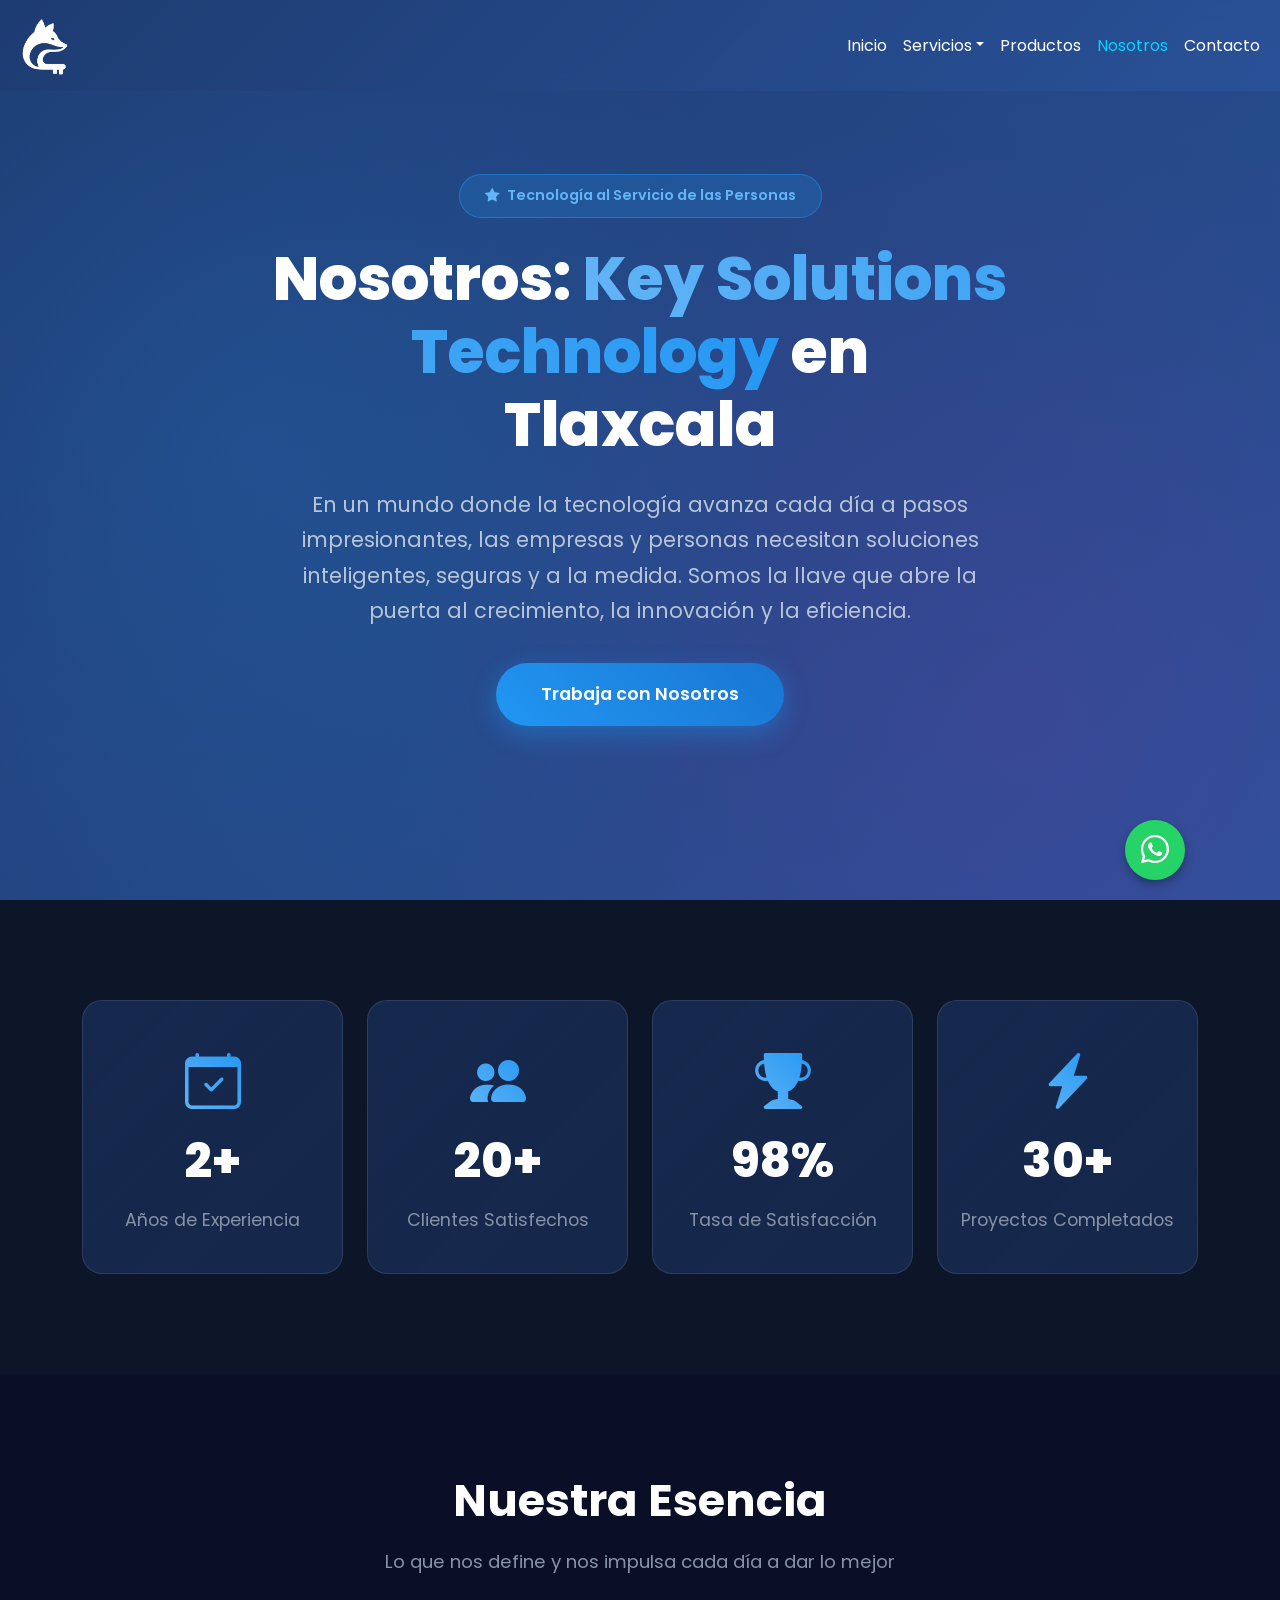
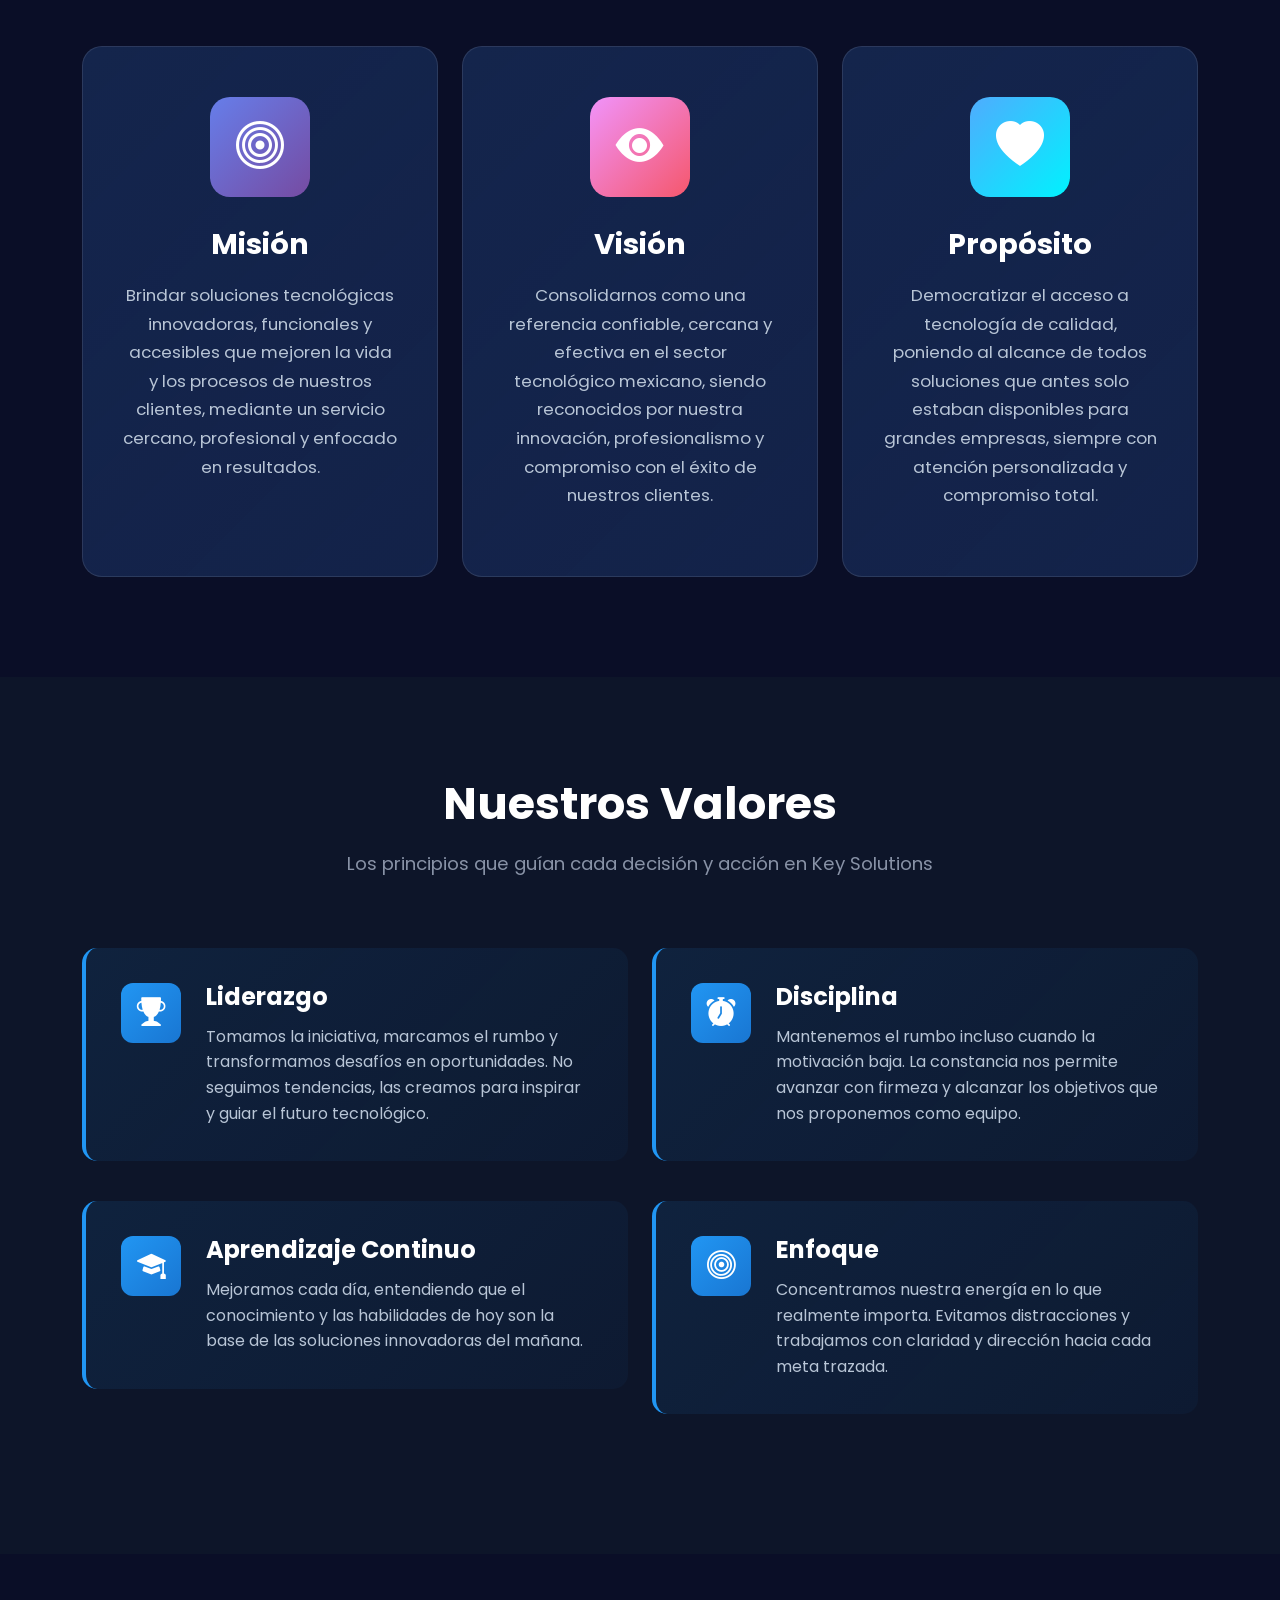
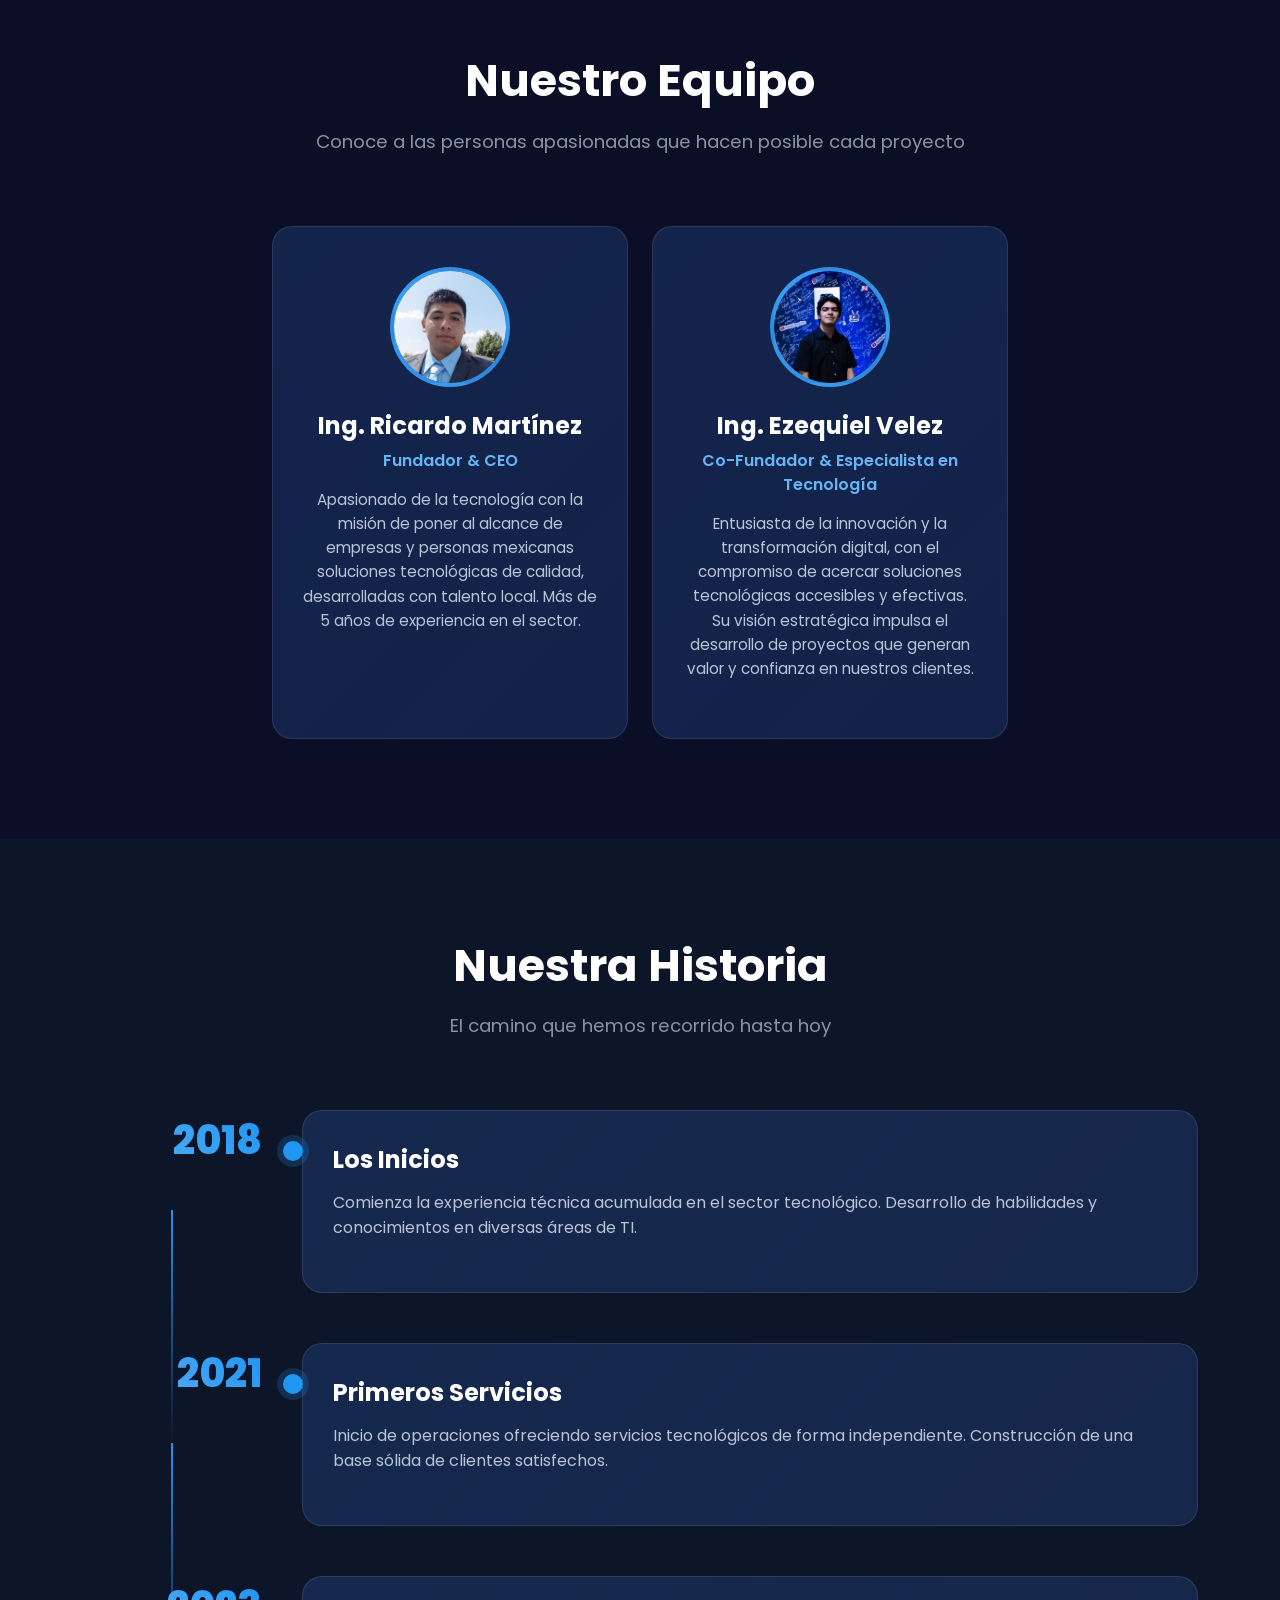
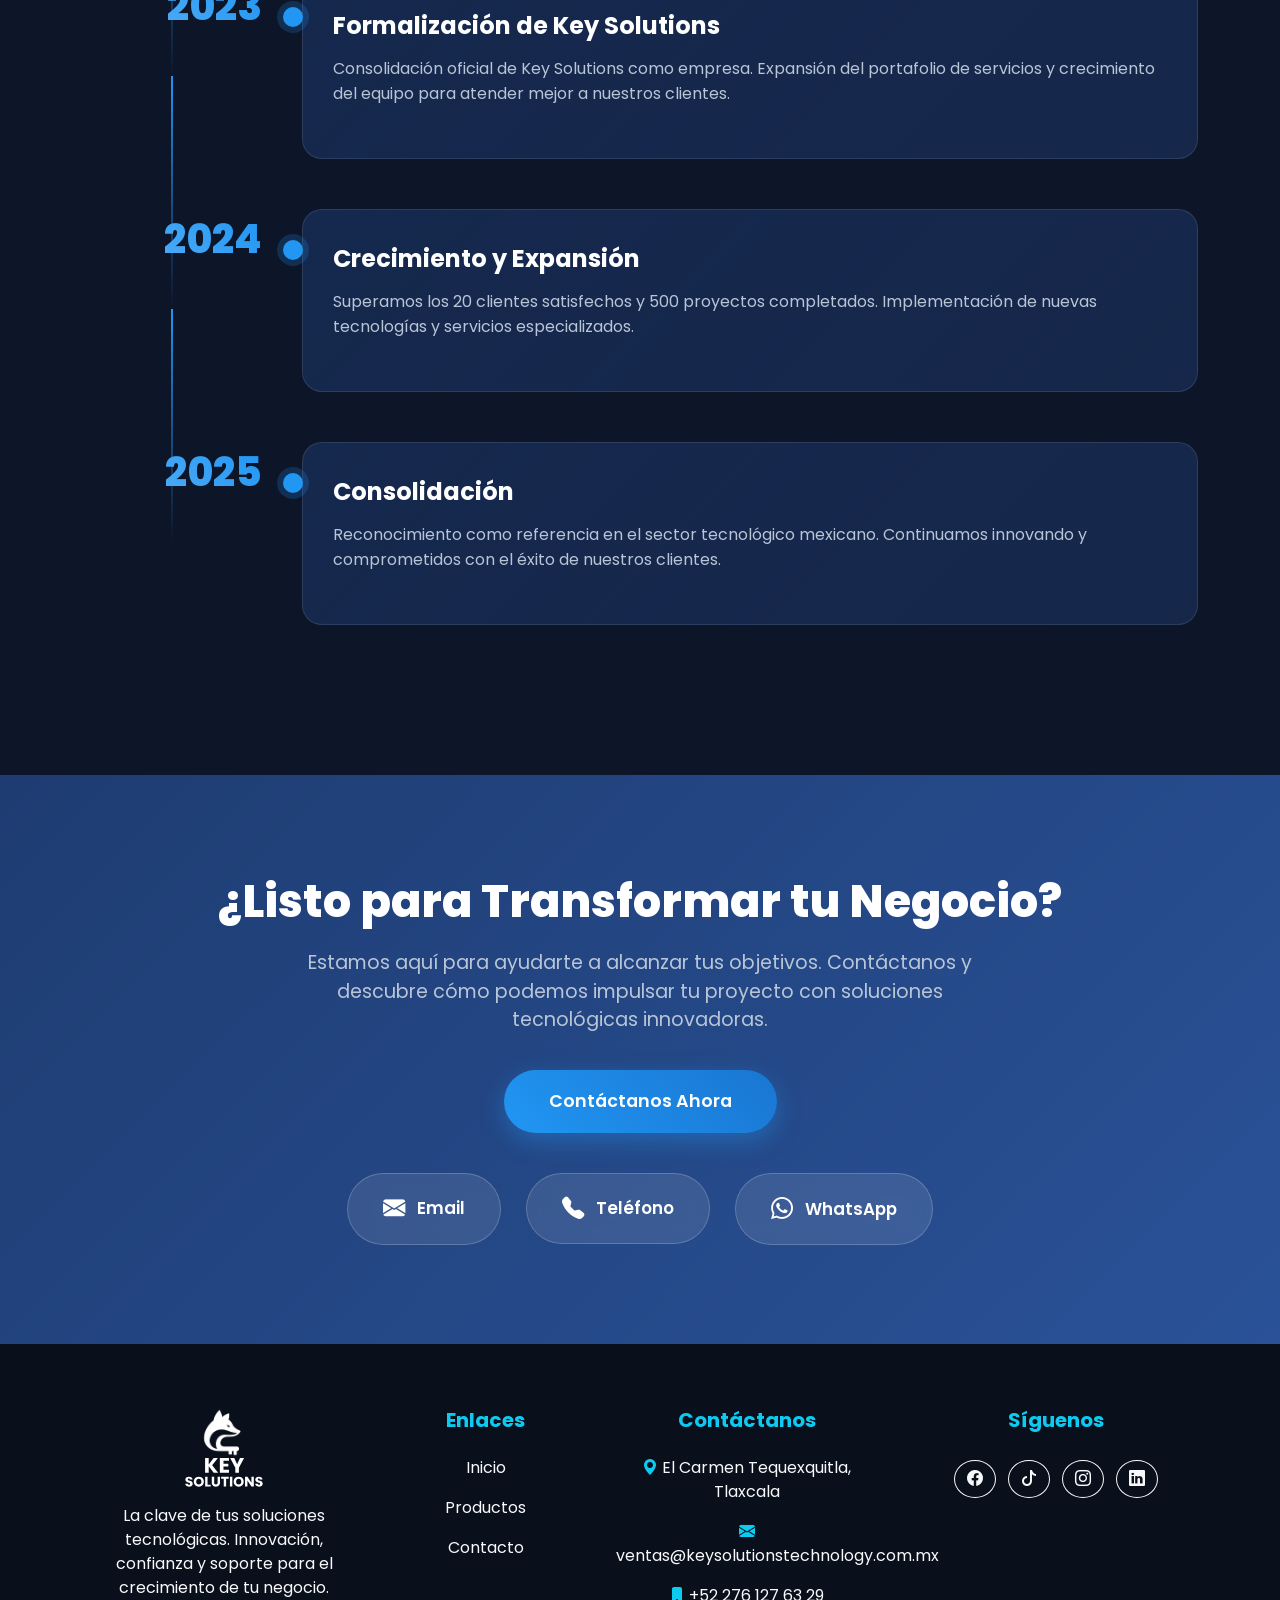
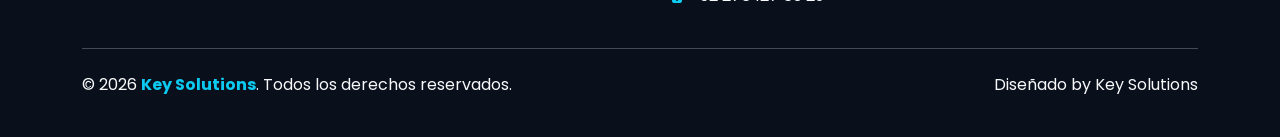
<file: assets/pages/Nosotros.html>
<!DOCTYPE html>
<html lang="es">

<head>
        <meta charset="UTF-8">
        <meta name="viewport" content="width=device-width, initial-scale=1.0">
        <title>Nosotros | Key Solutions Technology — Quiénes Somos, Misión y Equipo en Tlaxcala</title>
        <meta name="description"
                content="Conoce a Key Solutions Technology: misión, visión, valores y equipo. Empresa en Tlaxcala especializada en desarrollo de software, automatización con IA y soporte técnico. Contáctanos por WhatsApp, email o teléfono.">
        <meta name="keywords"
                content="nosotros, quiénes somos, Key Solutions, Tlaxcala, desarrollo de software, automatización IA, soporte técnico, equipo, misión, visión, valores">
        <meta name="author" content="Key Solutions Technology">
        <meta name="robots" content="index, follow">
        <link rel="canonical" href="https://keysolutionstechnology.com.mx/assets/pages/Nosotros.html">
        <link rel="alternate" href="https://keysolutionstechnology.com.mx/assets/pages/Nosotros.html" hreflang="es-MX">
        <link rel="alternate" href="https://keysolutionstechnology.com.mx/assets/pages/Nosotros.html"
                hreflang="x-default">
        <!-- Favicon en PNG (opcional, mejor calidad) -->
        <link rel="icon" href="../img/faticon.png" type="image/svg+xml">
        <!-- Preconnects / Performance -->
        <link rel="preconnect" href="https://fonts.googleapis.com" crossorigin>
        <link rel="preconnect" href="https://fonts.gstatic.com" crossorigin>
        <link rel="dns-prefetch" href="https://cdn.jsdelivr.net">

        <!-- Bootstrap -->
        <link rel="stylesheet" href="../css/bootstrap.min.css">
        <link rel="stylesheet" href="../css/style.css">
        <!-- Bootstrap Icons -->
        <link rel="stylesheet" href="https://cdn.jsdelivr.net/npm/bootstrap-icons@1.11.3/font/bootstrap-icons.css">

        <link href="https://fonts.googleapis.com/css2?family=Poppins:wght@300;400;600;700;800&display=swap"
                rel="stylesheet">
        <style>
                * {
                        margin: 0;
                        padding: 0;
                        box-sizing: border-box;
                }

                body {
                        font-family: 'Poppins', sans-serif;
                        background: #0a0e27;
                        color: #ffffff;
                        overflow-x: hidden;
                }

                /* Hero Section */
                .hero-section {
                        min-height: 100vh;
                        background: linear-gradient(135deg, #1e3c72 0%, #2a5298 100%);
                        display: flex;
                        align-items: center;
                        padding: 100px 0;
                        position: relative;
                        overflow: hidden;
                }

                .hero-section::before {
                        content: '';
                        position: absolute;
                        width: 100%;
                        height: 100%;
                        background:
                                radial-gradient(circle at 20% 50%, rgba(33, 150, 243, 0.15) 0%, transparent 50%),
                                radial-gradient(circle at 80% 80%, rgba(156, 39, 176, 0.15) 0%, transparent 50%);
                }

                .hero-content {
                        position: relative;
                        z-index: 2;
                }

                .hero-badge {
                        display: inline-block;
                        background: rgba(33, 150, 243, 0.2);
                        border: 1px solid rgba(33, 150, 243, 0.5);
                        color: #64b5f6;
                        padding: 10px 25px;
                        border-radius: 50px;
                        font-size: 0.9rem;
                        font-weight: 600;
                        margin-bottom: 25px;
                }

                .hero-title {
                        font-size: 3.8rem;
                        font-weight: 800;
                        margin-bottom: 25px;
                        line-height: 1.2;
                        color: #ffffff;
                }

                .hero-title .highlight {
                        background: linear-gradient(45deg, #64b5f6, #2196F3);
                        -webkit-background-clip: text;
                        -webkit-text-fill-color: transparent;
                        background-clip: text;
                }

                .hero-subtitle {
                        font-size: 1.3rem;
                        color: #b8c5d6;
                        margin-bottom: 35px;
                        line-height: 1.7;
                }

                .hero-btn {
                        display: inline-block;
                        padding: 18px 45px;
                        background: linear-gradient(45deg, #2196F3, #1976D2);
                        color: white;
                        text-decoration: none;
                        border-radius: 50px;
                        font-weight: 600;
                        font-size: 1.1rem;
                        transition: all 0.3s ease;
                        box-shadow: 0 8px 25px rgba(33, 150, 243, 0.4);
                }

                .hero-btn:hover {
                        transform: translateY(-3px);
                        box-shadow: 0 12px 35px rgba(33, 150, 243, 0.6);
                        color: white;
                }

                /* Stats Section */
                .stats-section {
                        padding: 100px 0;
                        background: #0d1529;
                }

                .stat-card {
                        text-align: center;
                        padding: 40px 20px;
                        background: linear-gradient(135deg, rgba(30, 60, 114, 0.5) 0%, rgba(42, 82, 152, 0.3) 100%);
                        border-radius: 20px;
                        border: 1px solid rgba(255, 255, 255, 0.1);
                        transition: all 0.4s ease;
                        height: 100%;
                }

                .stat-card:hover {
                        transform: translateY(-10px);
                        border-color: rgba(33, 150, 243, 0.5);
                        box-shadow: 0 20px 50px rgba(33, 150, 243, 0.3);
                }

                .stat-icon {
                        font-size: 3.5rem;
                        margin-bottom: 20px;
                        background: linear-gradient(45deg, #64b5f6, #2196F3);
                        -webkit-background-clip: text;
                        -webkit-text-fill-color: transparent;
                        background-clip: text;
                }

                .stat-number {
                        font-size: 3rem;
                        font-weight: 800;
                        color: #ffffff;
                        margin-bottom: 10px;
                }

                .stat-label {
                        font-size: 1.1rem;
                        color: #8892a6;
                }

                /* Mission Section */
                .mission-section {
                        padding: 100px 0;
                        background: #0a0e27;
                }

                .section-header {
                        text-align: center;
                        margin-bottom: 70px;
                }

                .section-title {
                        font-size: 2.8rem;
                        font-weight: 700;
                        margin-bottom: 20px;
                        color: #ffffff;
                }

                .section-subtitle {
                        font-size: 1.15rem;
                        color: #8892a6;
                        max-width: 650px;
                        margin: 0 auto;
                }

                .mission-card {
                        background: linear-gradient(135deg, rgba(30, 60, 114, 0.5) 0%, rgba(42, 82, 152, 0.3) 100%);
                        border-radius: 20px;
                        padding: 50px 40px;
                        height: 100%;
                        border: 1px solid rgba(255, 255, 255, 0.1);
                        transition: all 0.4s ease;
                        text-align: center;
                }

                .mission-card:hover {
                        transform: translateY(-10px);
                        border-color: rgba(33, 150, 243, 0.5);
                        box-shadow: 0 20px 50px rgba(33, 150, 243, 0.3);
                }

                .mission-icon {
                        width: 100px;
                        height: 100px;
                        margin: 0 auto 30px;
                        border-radius: 20px;
                        display: flex;
                        align-items: center;
                        justify-content: center;
                        font-size: 3rem;
                }

                .icon-gradient-1 {
                        background: linear-gradient(135deg, #667eea 0%, #764ba2 100%);
                }

                .icon-gradient-2 {
                        background: linear-gradient(135deg, #f093fb 0%, #f5576c 100%);
                }

                .icon-gradient-3 {
                        background: linear-gradient(135deg, #4facfe 0%, #00f2fe 100%);
                }

                .mission-title {
                        font-size: 1.8rem;
                        font-weight: 700;
                        margin-bottom: 20px;
                        color: #ffffff;
                }

                .mission-description {
                        color: #b8c5d6;
                        line-height: 1.7;
                        font-size: 1.05rem;
                }

                /* Values Section */
                .values-section {
                        padding: 100px 0;
                        background: #0d1529;
                }

                .value-item {
                        display: flex;
                        align-items: flex-start;
                        gap: 25px;
                        margin-bottom: 40px;
                        padding: 35px;
                        background: linear-gradient(135deg, rgba(33, 150, 243, 0.1) 0%, rgba(25, 118, 210, 0.05) 100%);
                        border-radius: 15px;
                        border-left: 4px solid #2196F3;
                        transition: all 0.3s ease;
                }

                .value-item:hover {
                        transform: translateX(10px);
                        background: linear-gradient(135deg, rgba(33, 150, 243, 0.15) 0%, rgba(25, 118, 210, 0.1) 100%);
                }

                .value-icon {
                        width: 60px;
                        height: 60px;
                        background: linear-gradient(135deg, #2196F3 0%, #1976D2 100%);
                        border-radius: 12px;
                        display: flex;
                        align-items: center;
                        justify-content: center;
                        font-size: 1.8rem;
                        flex-shrink: 0;
                }

                .value-content h3 {
                        font-size: 1.5rem;
                        font-weight: 700;
                        margin-bottom: 12px;
                        color: #ffffff;
                }

                .value-content p {
                        color: #b8c5d6;
                        line-height: 1.6;
                        margin: 0;
                }

                /* Team Section */
                .team-section {
                        padding: 100px 0;
                        background: #0a0e27;
                }

                .team-card {
                        background: linear-gradient(135deg, rgba(30, 60, 114, 0.5) 0%, rgba(42, 82, 152, 0.3) 100%);
                        border-radius: 20px;
                        padding: 40px 30px;
                        text-align: center;
                        border: 1px solid rgba(255, 255, 255, 0.1);
                        transition: all 0.4s ease;
                        height: 100%;
                }

                .team-card:hover {
                        transform: translateY(-10px);
                        border-color: rgba(33, 150, 243, 0.5);
                        box-shadow: 0 20px 50px rgba(33, 150, 243, 0.3);
                }

                .team-avatar {
                        width: 120px;
                        height: 120px;
                        border-radius: 50%;
                        background: linear-gradient(135deg, #2196F3 0%, #1976D2 100%);
                        margin: 0 auto 25px;
                        display: flex;
                        align-items: center;
                        justify-content: center;
                        border: 4px solid rgba(255, 255, 255, 0.1);
                        overflow: hidden;
                        transition: transform 0.3s ease, box-shadow 0.3s ease;
                }

                .team-avatar img {
                        width: 100%;
                        height: 100%;
                        object-fit: cover;
                        border-radius: 50%;
                        transition: transform 0.3s ease;
                }

                .team-avatar:hover img {
                        transform: scale(1.1);
                        /* 🔹 zoom suave */
                }

                .team-avatar:hover {
                        box-shadow: 0 0 15px rgba(33, 150, 243, 0.6);
                }


                .team-name {
                        font-size: 1.5rem;
                        font-weight: 700;
                        margin-bottom: 8px;
                        color: #ffffff;
                }

                .team-role {
                        font-size: 1rem;
                        color: #64b5f6;
                        margin-bottom: 15px;
                        font-weight: 600;
                }

                .team-description {
                        color: #b8c5d6;
                        line-height: 1.6;
                        font-size: 0.95rem;
                }

                /* Timeline Section */
                .timeline-section {
                        padding: 100px 0;
                        background: #0d1529;
                }

                .timeline-item {
                        display: flex;
                        gap: 40px;
                        margin-bottom: 50px;
                        position: relative;
                }

                .timeline-item::before {
                        content: '';
                        position: absolute;
                        left: 89px;
                        top: 100px;
                        width: 2px;
                        height: calc(100% + 50px);
                        background: linear-gradient(180deg, #2196F3 0%, transparent 100%);
                }

                .timeline-item:last-child::before {
                        display: none;
                }

                .timeline-date {
                        width: 180px;
                        text-align: right;
                        padding-top: 10px;
                        flex-shrink: 0;
                }

                .timeline-year {
                        font-size: 2.5rem;
                        font-weight: 800;
                        background: linear-gradient(45deg, #64b5f6, #2196F3);
                        -webkit-background-clip: text;
                        -webkit-text-fill-color: transparent;
                        background-clip: text;
                        line-height: 1;
                }

                .timeline-content {
                        flex: 1;
                        background: linear-gradient(135deg, rgba(30, 60, 114, 0.5) 0%, rgba(42, 82, 152, 0.3) 100%);
                        border-radius: 20px;
                        padding: 35px 30px;
                        border: 1px solid rgba(255, 255, 255, 0.1);
                        position: relative;
                }

                .timeline-content::before {
                        content: '';
                        position: absolute;
                        left: -20px;
                        top: 30px;
                        width: 20px;
                        height: 20px;
                        background: #2196F3;
                        border-radius: 50%;
                        box-shadow: 0 0 0 6px rgba(33, 150, 243, 0.2);
                }

                .timeline-title {
                        font-size: 1.5rem;
                        font-weight: 700;
                        margin-bottom: 15px;
                        color: #ffffff;
                }

                .timeline-description {
                        color: #b8c5d6;
                        line-height: 1.6;
                }

                /* CTA Section */
                .cta-section {
                        padding: 100px 0;
                        background: linear-gradient(135deg, #1e3c72 0%, #2a5298 100%);
                        text-align: center;
                }

                .cta-title {
                        font-size: 2.8rem;
                        font-weight: 800;
                        margin-bottom: 20px;
                        color: #ffffff;
                }

                .cta-text {
                        font-size: 1.2rem;
                        color: #b8c5d6;
                        margin-bottom: 35px;
                        max-width: 700px;
                        margin-left: auto;
                        margin-right: auto;
                }

                .contact-info {
                        display: flex;
                        justify-content: center;
                        gap: 25px;
                        margin-top: 40px;
                        flex-wrap: wrap;
                }

                .contact-btn {
                        display: inline-flex;
                        align-items: center;
                        gap: 12px;
                        padding: 18px 35px;
                        background: rgba(255, 255, 255, 0.1);
                        border: 1px solid rgba(255, 255, 255, 0.2);
                        border-radius: 50px;
                        color: #ffffff;
                        text-decoration: none;
                        transition: all 0.3s ease;
                        backdrop-filter: blur(10px);
                        font-size: 1.05rem;
                        font-weight: 600;
                }

                .contact-btn:hover {
                        background: rgba(255, 255, 255, 0.2);
                        border-color: rgba(255, 255, 255, 0.4);
                        transform: translateY(-3px);
                        color: #ffffff;
                }

                .contact-btn i {
                        font-size: 1.4rem;
                }

                /* Responsive */
                @media (max-width: 992px) {
                        .hero-title {
                                font-size: 2.8rem;
                        }

                        .timeline-item {
                                flex-direction: column;
                                gap: 20px;
                        }

                        .timeline-date {
                                text-align: left;
                        }

                        .timeline-item::before {
                                display: none;
                        }

                        .timeline-content::before {
                                display: none;
                        }
                }

                @media (max-width: 768px) {
                        .hero-title {
                                font-size: 2.2rem;
                        }

                        .hero-subtitle {
                                font-size: 1.05rem;
                        }

                        .section-title {
                                font-size: 2rem;
                        }

                        .stat-number {
                                font-size: 2.5rem;
                        }

                        .value-item {
                                flex-direction: column;
                                text-align: center;
                        }
                }

                /* Animations */
                .fade-up {
                        opacity: 0;
                        transform: translateY(30px);
                        transition: all 0.8s ease;
                }

                .fade-up.visible {
                        opacity: 1;
                        transform: translateY(0);
                }
        </style>
        <script type="application/ld+json">
{
        "@context": "https://schema.org",
        "@type": "AboutPage",
        "url": "https://keysolutionstechnology.com.mx/assets/pages/Nosotros.html",
        "name": "Nosotros | Key Solutions Technology",
        "description": "Quiénes somos: misión, visión, valores y equipo de Key Solutions en Tlaxcala.",
        "publisher": {
                "@type": "Organization",
                "name": "Key Solutions Technology",
                "url": "https://keysolutionstechnology.com.mx/",
                "logo": {
                        "@type": "ImageObject",
                        "url": "https://keysolutionstechnology.com.mx/assets/img/logotipo.svg"
                }
        }
}
</script>
        <script type="application/ld+json">
{
        "@context": "https://schema.org",
        "@type": "BreadcrumbList",
        "itemListElement": [
                {
                        "@type": "ListItem",
                        "position": 1,
                        "name": "Inicio",
                        "item": "https://keysolutionstechnology.com.mx/"
                },
                {
                        "@type": "ListItem",
                        "position": 2,
                        "name": "Nosotros",
                        "item": "https://keysolutionstechnology.com.mx/assets/pages/Nosotros.html"
                }
        ]
}
</script>
        <!-- Open Graph -->
        <meta property="og:type" content="website">
        <meta property="og:site_name" content="Key Solutions Technology">
        <meta property="og:url" content="https://keysolutionstechnology.com.mx/assets/pages/Nosotros.html">
        <meta property="og:title" content="Nosotros | Key Solutions Technology — Quiénes Somos en Tlaxcala">
        <meta property="og:description"
                content="Conoce nuestra misión, visión, valores y equipo en Tlaxcala. Desarrollo de software, IA y soporte técnico.">
        <meta property="og:image" content="https://keysolutionstechnology.com.mx/assets/img/icono.svg">
        <meta property="og:image" content="https://keysolutionstechnology.com.mx/assets/img/faticon.png">
        <meta property="og:image:width" content="1200">
        <meta property="og:image:height" content="630">
        <meta property="og:locale" content="es_MX">

        <!-- Twitter Cards -->
        <meta name="twitter:card" content="summary_large_image">
        <meta name="twitter:title" content="Nosotros | Key Solutions Technology">
        <meta name="twitter:description" content="Quiénes somos: misión, visión, valores y equipo en Tlaxcala.">
        <meta name="twitter:image" content="https://keysolutionstechnology.com.mx/assets/img/faticon.png">
</head>

<body>
        <nav class="navbar navbar-expand-lg  navbar-dark bg-transparent fixed-top">
                <div class="container-fluid">
                        <!-- LOGO -->
                        <a class="navbar-brand" href="../../index.html">
                                <img src="../img/icono.svg" alt="Icono Key Solutions" height="65">
                        </a>

                        <!-- Botón hamburguesa -->
                        <button class="navbar-toggler" type="button" data-bs-toggle="collapse"
                                data-bs-target="#navbarSupportedContent" aria-controls="navbarSupportedContent"
                                aria-expanded="false" aria-label="Toggle navigation">
                                <span class="navbar-toggler-icon"></span>
                        </button>

                        <!-- Menú -->
                        <div class="collapse navbar-collapse" id="navbarSupportedContent">
                                <ul class="navbar-nav ms-auto mb-2 mb-lg-0">
                                        <li class="nav-item"><a class="nav-link" href="../../index.html">Inicio</a></li>
                                        <li class="nav-item dropdown">
                                                <a class="nav-link dropdown-toggle" href="#" role="button"
                                                        data-bs-toggle="dropdown" aria-expanded="false">Servicios</a>
                                                <ul class="dropdown-menu">
                                                        <li><a class="dropdown-item"
                                                                        href="Services/ConsultoriaTecnologica.html">Consultoría
                                                                        Tecnológica</a></li>
                                                        <li>
                                                                <hr class="dropdown-divider">
                                                        </li>
                                                        <li><a class="dropdown-item"
                                                                        href="Services/DesarrolloSoftware.html">Desarrollo
                                                                        de
                                                                        Software</a></li>
                                                        <li>
                                                                <hr class="dropdown-divider">
                                                        </li>
                                                        <li><a class="dropdown-item"
                                                                        href="Services/AutomatizacionConIA.html">Automatización
                                                                        de
                                                                        Procesos
                                                                        con
                                                                        IA</a></li>
                                                        <li>
                                                                <hr class="dropdown-divider">
                                                        </li>
                                                        <li><a class="dropdown-item"
                                                                        href="Services/SitiosWeb.html">Páginas
                                                                        y
                                                                        Sitios
                                                                        Web</a></li>
                                                        <li>
                                                                <hr class="dropdown-divider">
                                                        </li>
                                                        <li><a class="dropdown-item"
                                                                        href="Services/RecuperacionDatos.html">Recuperación
                                                                        de
                                                                        datos</a></li>
                                                        <li>
                                                                <hr class="dropdown-divider">
                                                        </li>
                                                        <li><a class="dropdown-item"
                                                                        href="Services/SoporteTecnicoRemoto.html">Soporte
                                                                        Técnico</a></li>
                                                        <li>
                                                                <hr class="dropdown-divider">
                                                        </li>
                                                        <li><a class="dropdown-item"
                                                                        href="Services/MantenimientoPreventivoCorrectivo.html">Mantenimiento
                                                                        Preventivo
                                                                        y
                                                                        Correctivo</a></li>
                                                        <li>
                                                                <hr class="dropdown-divider">
                                                        </li>
                                                        <li><a class="dropdown-item"
                                                                        href="Services/InfraestructuraRed.html">Infraestructura
                                                                        de
                                                                        Red</a></li>
                                                        <li>
                                                                <hr class="dropdown-divider">
                                                        </li>
                                                        <li><a class="dropdown-item"
                                                                        href="Services/InstalacionCamarasVideovigilancia.html">Instalación
                                                                        de
                                                                        Cámaras
                                                                        de
                                                                        Videovigilancia</a></li>
                                                </ul>
                                        </li>
                                        <li class="nav-item"><a class="nav-link" href="Productos.html">Productos</a>
                                        </li>
                                        <li class="nav-item"><a class="nav-link active" href="#">Nosotros</a></li>
                                        <li class="nav-item"><a class="nav-link" href="Contacto.html">Contacto</a></li>
                                </ul>
                        </div>
                </div>
        </nav>
        <!-- Hero Section -->
        <section class="hero-section">
                <div class="container">
                        <div class="row align-items-center">
                                <div class="col-lg-8 mx-auto text-center">
                                        <div class="hero-content">
                                                <span class="hero-badge">
                                                        <i class="bi bi-star-fill me-2"></i>Tecnología al Servicio de
                                                        las Personas
                                                </span>
                                                <h1 class="hero-title" itemprop="headline">
                                                        Nosotros: <span class="highlight">Key Solutions
                                                                Technology</span> en Tlaxcala
                                                </h1>
                                                <p class="hero-subtitle">
                                                        En un mundo donde la tecnología avanza cada día a pasos
                                                        impresionantes,
                                                        las empresas y personas necesitan soluciones inteligentes,
                                                        seguras y a la medida.
                                                        Somos la llave que abre la puerta al crecimiento, la innovación
                                                        y la eficiencia.
                                                </p>
                                                <a href="#contacto" class="hero-btn">
                                                        Trabaja con Nosotros
                                                </a>
                                        </div>
                                </div>
                        </div>
                </div>
        </section>

        <!-- Stats Section -->
        <section class="stats-section">
                <div class="container">
                        <div class="row g-4">
                                <div class="col-lg-3 col-md-6 fade-up">
                                        <div class="stat-card">
                                                <i class="bi bi-calendar-check stat-icon"></i>
                                                <div class="stat-number">2+</div>
                                                <div class="stat-label">Años de Experiencia</div>
                                        </div>
                                </div>
                                <div class="col-lg-3 col-md-6 fade-up">
                                        <div class="stat-card">
                                                <i class="bi bi-people-fill stat-icon"></i>
                                                <div class="stat-number">20+</div>
                                                <div class="stat-label">Clientes Satisfechos</div>
                                        </div>
                                </div>
                                <div class="col-lg-3 col-md-6 fade-up">
                                        <div class="stat-card">
                                                <i class="bi bi-trophy-fill stat-icon"></i>
                                                <div class="stat-number">98%</div>
                                                <div class="stat-label">Tasa de Satisfacción</div>
                                        </div>
                                </div>
                                <div class="col-lg-3 col-md-6 fade-up">
                                        <div class="stat-card">
                                                <i class="bi bi-lightning-charge-fill stat-icon"></i>
                                                <div class="stat-number">30+</div>
                                                <div class="stat-label">Proyectos Completados</div>
                                        </div>
                                </div>
                        </div>
                </div>
        </section>

        <!-- Mission Section -->
        <section class="mission-section">
                <div class="container">
                        <div class="section-header fade-up">
                                <h2 class="section-title">Nuestra Esencia</h2>
                                <p class="section-subtitle">
                                        Lo que nos define y nos impulsa cada día a dar lo mejor
                                </p>
                        </div>

                        <div class="row g-4">
                                <div class="col-lg-4 col-md-6 fade-up">
                                        <div class="mission-card">
                                                <div class="mission-icon icon-gradient-1">
                                                        <i class="bi bi-bullseye"></i>
                                                </div>
                                                <h3 class="mission-title">Misión</h3>
                                                <p class="mission-description">
                                                        Brindar soluciones tecnológicas innovadoras, funcionales y
                                                        accesibles que mejoren la vida y los procesos de nuestros
                                                        clientes,
                                                        mediante un servicio cercano, profesional y enfocado en
                                                        resultados.
                                                </p>
                                        </div>
                                </div>

                                <div class="col-lg-4 col-md-6 fade-up">
                                        <div class="mission-card">
                                                <div class="mission-icon icon-gradient-2">
                                                        <i class="bi bi-eye-fill"></i>
                                                </div>
                                                <h3 class="mission-title">Visión</h3>
                                                <p class="mission-description">
                                                        Consolidarnos como una referencia confiable, cercana y efectiva
                                                        en el sector
                                                        tecnológico mexicano, siendo reconocidos por nuestra innovación,
                                                        profesionalismo
                                                        y compromiso con el éxito de nuestros clientes.
                                                </p>
                                        </div>
                                </div>

                                <div class="col-lg-4 col-md-6 fade-up">
                                        <div class="mission-card">
                                                <div class="mission-icon icon-gradient-3">
                                                        <i class="bi bi-heart-fill"></i>
                                                </div>
                                                <h3 class="mission-title">Propósito</h3>
                                                <p class="mission-description">
                                                        Democratizar el acceso a tecnología de calidad, poniendo al
                                                        alcance de todos
                                                        soluciones que antes solo estaban disponibles para grandes
                                                        empresas, siempre
                                                        con atención personalizada y compromiso total.
                                                </p>
                                        </div>
                                </div>
                        </div>
                </div>
        </section>

        <!-- Values Section -->
        <section class="values-section">
                <div class="container">
                        <div class="section-header fade-up">
                                <h2 class="section-title">Nuestros Valores</h2>
                                <p class="section-subtitle">
                                        Los principios que guían cada decisión y acción en Key Solutions
                                </p>
                        </div>

                        <div class="row">
                                <div class="col-lg-6 fade-up">
                                        <div class="value-item">
                                                <div class="value-icon">
                                                        <i class="bi bi-trophy-fill"></i>
                                                </div>
                                                <div class="value-content">
                                                        <h3>Liderazgo</h3>
                                                        <p>
                                                                Tomamos la iniciativa, marcamos el rumbo y transformamos
                                                                desafíos
                                                                en oportunidades. No seguimos tendencias, las creamos
                                                                para inspirar
                                                                y guiar el futuro tecnológico.
                                                        </p>
                                                </div>
                                        </div>
                                </div>

                                <div class="col-lg-6 fade-up">
                                        <div class="value-item">
                                                <div class="value-icon">
                                                        <i class="bi bi-alarm-fill"></i>
                                                </div>
                                                <div class="value-content">
                                                        <h3>Disciplina</h3>
                                                        <p>
                                                                Mantenemos el rumbo incluso cuando la motivación baja.
                                                                La constancia
                                                                nos permite avanzar con firmeza y alcanzar los objetivos
                                                                que nos
                                                                proponemos como equipo.
                                                        </p>
                                                </div>
                                        </div>
                                </div>

                                <div class="col-lg-6 fade-up">
                                        <div class="value-item">
                                                <div class="value-icon">
                                                        <i class="bi bi-mortarboard-fill"></i>
                                                </div>
                                                <div class="value-content">
                                                        <h3>Aprendizaje Continuo</h3>
                                                        <p>
                                                                Mejoramos cada día, entendiendo que el conocimiento y
                                                                las habilidades
                                                                de hoy son la base de las soluciones innovadoras del
                                                                mañana.
                                                        </p>
                                                </div>
                                        </div>
                                </div>

                                <div class="col-lg-6 fade-up">
                                        <div class="value-item">
                                                <div class="value-icon">
                                                        <i class="bi bi-bullseye"></i>
                                                </div>
                                                <div class="value-content">
                                                        <h3>Enfoque</h3>
                                                        <p>
                                                                Concentramos nuestra energía en lo que realmente
                                                                importa. Evitamos
                                                                distracciones y trabajamos con claridad y dirección
                                                                hacia cada meta
                                                                trazada.
                                                        </p>
                                                </div>
                                        </div>
                                </div>
                        </div>
                </div>
        </section>


        <!-- Team Section -->
        <section class="team-section">
                <div class="container">
                        <div class="section-header fade-up">
                                <h2 class="section-title">Nuestro Equipo</h2>
                                <p class="section-subtitle">
                                        Conoce a las personas apasionadas que hacen posible cada proyecto
                                </p>
                        </div>

                        <div class="row g-4 justify-content-center">
                                <div class="col-lg-4 col-md-6 fade-up">
                                        <div class="team-card">
                                                <div class="team-avatar">
                                                        <img src="../img/Fundador.png"
                                                                alt="Ricardo Martínez, Fundador y CEO de Key Solutions Technology" loading="lazy">
                                                </div>
                                                <h3 class="team-name">Ing. Ricardo Martínez</h3>
                                                <p class="team-role">Fundador & CEO</p>
                                                <p class="team-description">
                                                        Apasionado de la tecnología con la misión de poner al alcance de
                                                        empresas
                                                        y personas mexicanas soluciones tecnológicas de calidad,
                                                        desarrolladas con
                                                        talento local. Más de 5 años de experiencia en el sector.
                                                </p>
                                        </div>
                                </div>

                                <div class="col-lg-4 col-md-6 fade-up">
                                        <div class="team-card">
                                                <div class="team-avatar">
                                                        <img src="../img/Co-Fundador.jpg"
                                                                alt="Ezequiel Velez, Co-Fundador y Especialista en Tecnología en Key Solutions" loading="lazy">
                                                </div>
                                                <h3 class="team-name">Ing. Ezequiel Velez</h3>
                                                <p class="team-role">Co-Fundador & Especialista en Tecnología</p>
                                                <p class="team-description">
                                                        Entusiasta de la innovación y la transformación digital, con el
                                                        compromiso de acercar soluciones tecnológicas accesibles y
                                                        efectivas. Su visión estratégica impulsa el desarrollo de
                                                        proyectos que generan valor y confianza en nuestros clientes.
                                                </p>
                                        </div>
                                </div>

                        </div>
                </div>
        </section>

        <!-- Timeline Section -->
        <section class="timeline-section">
                <div class="container">
                        <div class="section-header fade-up">
                                <h2 class="section-title">Nuestra Historia</h2>
                                <p class="section-subtitle">
                                        El camino que hemos recorrido hasta hoy
                                </p>
                        </div>

                        <div class="timeline-item fade-up">
                                <div class="timeline-date">
                                        <div class="timeline-year">2018</div>
                                </div>
                                <div class="timeline-content">
                                        <h3 class="timeline-title">Los Inicios</h3>
                                        <p class="timeline-description">
                                                Comienza la experiencia técnica acumulada en el sector tecnológico.
                                                Desarrollo de habilidades y conocimientos en diversas áreas de TI.
                                        </p>
                                </div>
                        </div>

                        <div class="timeline-item fade-up">
                                <div class="timeline-date">
                                        <div class="timeline-year">2021</div>
                                </div>
                                <div class="timeline-content">
                                        <h3 class="timeline-title">Primeros Servicios</h3>
                                        <p class="timeline-description">
                                                Inicio de operaciones ofreciendo servicios tecnológicos de forma
                                                independiente.
                                                Construcción de una base sólida de clientes satisfechos.
                                        </p>
                                </div>
                        </div>

                        <div class="timeline-item fade-up">
                                <div class="timeline-date">
                                        <div class="timeline-year">2023</div>
                                </div>
                                <div class="timeline-content">
                                        <h3 class="timeline-title">Formalización de Key Solutions</h3>
                                        <p class="timeline-description">
                                                Consolidación oficial de Key Solutions como empresa. Expansión del
                                                portafolio
                                                de servicios y crecimiento del equipo para atender mejor a nuestros
                                                clientes.
                                        </p>
                                </div>
                        </div>

                        <div class="timeline-item fade-up">
                                <div class="timeline-date">
                                        <div class="timeline-year">2024</div>
                                </div>
                                <div class="timeline-content">
                                        <h3 class="timeline-title">Crecimiento y Expansión</h3>
                                        <p class="timeline-description">
                                                Superamos los 20 clientes satisfechos y 500 proyectos completados.
                                                Implementación de nuevas tecnologías y servicios especializados.
                                        </p>
                                </div>
                        </div>

                        <div class="timeline-item fade-up">
                                <div class="timeline-date">
                                        <div class="timeline-year">2025</div>
                                </div>
                                <div class="timeline-content">
                                        <h3 class="timeline-title">Consolidación</h3>
                                        <p class="timeline-description">
                                                Reconocimiento como referencia en el sector tecnológico mexicano.
                                                Continuamos innovando y comprometidos con el éxito de nuestros clientes.
                                        </p>
                                </div>
                        </div>
                </div>
        </section>

        <!-- CTA Section -->
        <section id="contacto" class="cta-section">
                <div class="container">
                        <div class="fade-up">
                                <h2 class="cta-title">¿Listo para Transformar tu Negocio?</h2>
                                <p class="cta-text">
                                        Estamos aquí para ayudarte a alcanzar tus objetivos. Contáctanos y descubre
                                        cómo podemos impulsar tu proyecto con soluciones tecnológicas innovadoras.
                                </p>
                                <a href="#" class="hero-btn">
                                        Contáctanos Ahora
                                </a>

                                <div class="contact-info">
                                        <a href="mailto:ventas@keysolutionstechnology.com.mx" class="contact-btn">
                                                <i class="bi bi-envelope-fill"></i>
                                                <span>Email</span>
                                        </a>
                                        <a href="tel:+522761276329" class="contact-btn">
                                                <i class="bi bi-telephone-fill"></i>
                                                <span>Teléfono</span>
                                        </a>
                                        <a href="https://wa.me/522761276329" class="contact-btn" target="_blank">
                                                <i class="bi bi-whatsapp"></i>
                                                <span>WhatsApp</span>
                                        </a>
                                </div>
                        </div>
                </div>
        </section>
        <!-- FOOTER -->
        <footer class="text-light pt-5 pb-4" style="background-color: #0a0f1c;">
                <div class="container text-md-left">
                        <div class="row text-md-left">

                                <!-- Logo y descripción -->
                                <div class="col-md-3 col-lg-3 col-xl-3 mx-auto mt-3">
                                        <a class="navbar-brand" href="../../index.html">
                                                <img src="../img/logotipo.svg" alt="Key Solutions" height="80">
                                        </a>
                                        <p class="mt-3">
                                                La clave de tus soluciones tecnológicas.
                                                Innovación, confianza y soporte para el crecimiento
                                                de tu negocio.
                                        </p>
                                </div>

                                <!-- Enlaces rápidos -->
                                <div class="col-md-2 col-lg-2 col-xl-2 mx-auto mt-3">
                                        <h5 class="mb-4 fw-bold text-info">Enlaces</h5>
                                        <p><a href="../../index.html"
                                                        class="text-light text-decoration-none">Inicio</a></p>
                                        <p><a href="Productos.html"
                                                        class="text-light text-decoration-none">Productos</a></p>
                                        <p><a href="Contacto.html"
                                                        class="text-light text-decoration-none">Contacto</a></p>
                                </div>

                                <!-- Contacto -->
                                <div class="col-md-4 col-lg-3 col-xl-3 mx-auto mt-3">
                                        <h5 class="mb-4 fw-bold text-info">Contáctanos</h5>
                                        <p><i class="bi bi-geo-alt-fill text-info"></i> El
                                                Carmen Tequexquitla, Tlaxcala</p>
                                        <p><i class="bi bi-envelope-fill text-info"></i>
                                                ventas@keysolutionstechnology.com.mx</p>
                                        <p><i class="bi bi-phone-fill text-info"></i> +52 276
                                                127 63 29</p>
                                </div>

                                <!-- Redes sociales -->
                                <div class="col-md-3 col-lg-4 col-xl-3 mx-auto mt-3 text-center">
                                        <h5 class="mb-4 fw-bold text-info">Síguenos</h5>
                                        <a href="https://www.facebook.com/profile.php?id=100092268075207"
                                                target="_blank" class="btn btn-outline-light btn-floating m-1"
                                                style="border-radius:50%;">
                                                <i class="bi bi-facebook"></i>
                                        </a>
                                        <a href="https://www.tiktok.com/@key.solutions3?is_from_webapp=1&sender_device=pc"
                                                class="btn btn-outline-light btn-floating m-1"
                                                style="border-radius:50%;" target="_blank">
                                                <i class="bi bi-tiktok"></i>
                                        </a>
                                        <a href="https://www.instagram.com/keysolutionstechnology?igsh=dW5ubW1sank2ZGs="
                                                class="btn btn-outline-light btn-floating m-1"
                                                style="border-radius:50%;" target="_blank">
                                                <i class="bi bi-instagram"></i>
                                        </a>
                                        <a href="https://www.linkedin.com/in/key-solutions-technology-21973a388"
                                                class="btn btn-outline-light btn-floating m-1"
                                                style="border-radius:50%;" target="_blank">
                                                <i class="bi bi-linkedin"></i>
                                        </a>
                                </div>
                        </div>

                        <hr class="my-4 text-light">

                        <!-- Derechos reservados -->
                        <div class="row align-items-center">
                                <div class="col-md-7 col-lg-8">
                                        <p class="text-center text-md-start">
                                                © 2026 <strong class="text-info">Key
                                                        Solutions</strong>. Todos los derechos
                                                reservados.
                                        </p>
                                </div>
                                <div class="col-md-5 col-lg-4 text-center text-md-end">
                                        <p>Diseñado by Key Solutions</p>
                                </div>
                        </div>
                </div>
        </footer>
        <!-- Contenedor de botones flotantes -->
        <div class="floating-buttons">
                <!-- Botón WhatsApp -->
                <a href="https://wa.me/5212761276329?text=Hola!%20Quiero%20más%20información" target="_blank"
                        class="btn-whatsapp">
                        <i class="bi bi-whatsapp"></i>
                </a>
                <!-- Botón Subir Arriba -->
                <button id="btn-top" class="btn-top">
                        <i class="bi bi-chevron-up"></i>
                </button>
        </div>
        <script src="../js/bootstrap.bundle.min.js"></script>
        <!-- Tu JS -->

</body>

</html>
<script>
        // BOTÓN SUBIR - robusto con contenedor flotante
        (function () {
                function initBtnBehavior() {
                        const btnTop = document.getElementById("btn-top");
                        if (!btnTop) return false;

                        const SHOW_AT = 200; // px desde top para mostrar el botón

                        const checkScroll = () => {
                                const sc = window.scrollY || document.documentElement.scrollTop || document.body.scrollTop || 0;
                                if (sc > SHOW_AT) {
                                        btnTop.classList.add("show"); // añade clase para mostrar
                                } else {
                                        btnTop.classList.remove("show"); // oculta el botón
                                }
                        };

                        // Estado inicial
                        checkScroll();

                        // Listeners
                        window.addEventListener("scroll", checkScroll, { passive: true });
                        window.addEventListener("resize", checkScroll);

                        // Click en el botón
                        btnTop.addEventListener("click", (e) => {
                                e.preventDefault();
                                window.scrollTo({ top: 0, behavior: "smooth" });
                        });

                        return true;
                }

                // Inicializar cuando el DOM esté listo
                document.addEventListener("DOMContentLoaded", () => {
                        if (!initBtnBehavior()) {
                                // Si el botón aparece después de cargar el script
                                const mo = new MutationObserver((mutations, observer) => {
                                        if (initBtnBehavior()) observer.disconnect();
                                });
                                mo.observe(document.body, { childList: true, subtree: true });

                                // Fallback: intenta después de 1 segundo
                                setTimeout(() => { initBtnBehavior(); }, 1000);
                        }
                });
        })();
        // Intersection Observer para animaciones al hacer scroll
        const observerOptions = {
                threshold: 0.1,
                rootMargin: '0px 0px -50px 0px'
        };

        const observer = new IntersectionObserver(function (entries) {
                entries.forEach(entry => {
                        if (entry.isIntersecting) {
                                entry.target.classList.add('visible');
                        }
                });
        }, observerOptions);

        // Observar todos los elementos con la clase fade-up
        document.addEventListener('DOMContentLoaded', function () {
                const fadeElements = document.querySelectorAll('.fade-up');
                fadeElements.forEach(el => observer.observe(el));
        });

        // Smooth scroll para enlaces internos
        document.querySelectorAll('a[href^="#"]').forEach(anchor => {
                anchor.addEventListener('click', function (e) {
                        e.preventDefault();
                        const target = document.querySelector(this.getAttribute('href'));
                        if (target) {
                                target.scrollIntoView({
                                        behavior: 'smooth',
                                        block: 'start'
                                });
                        }
                });
        });
</script>
</file>
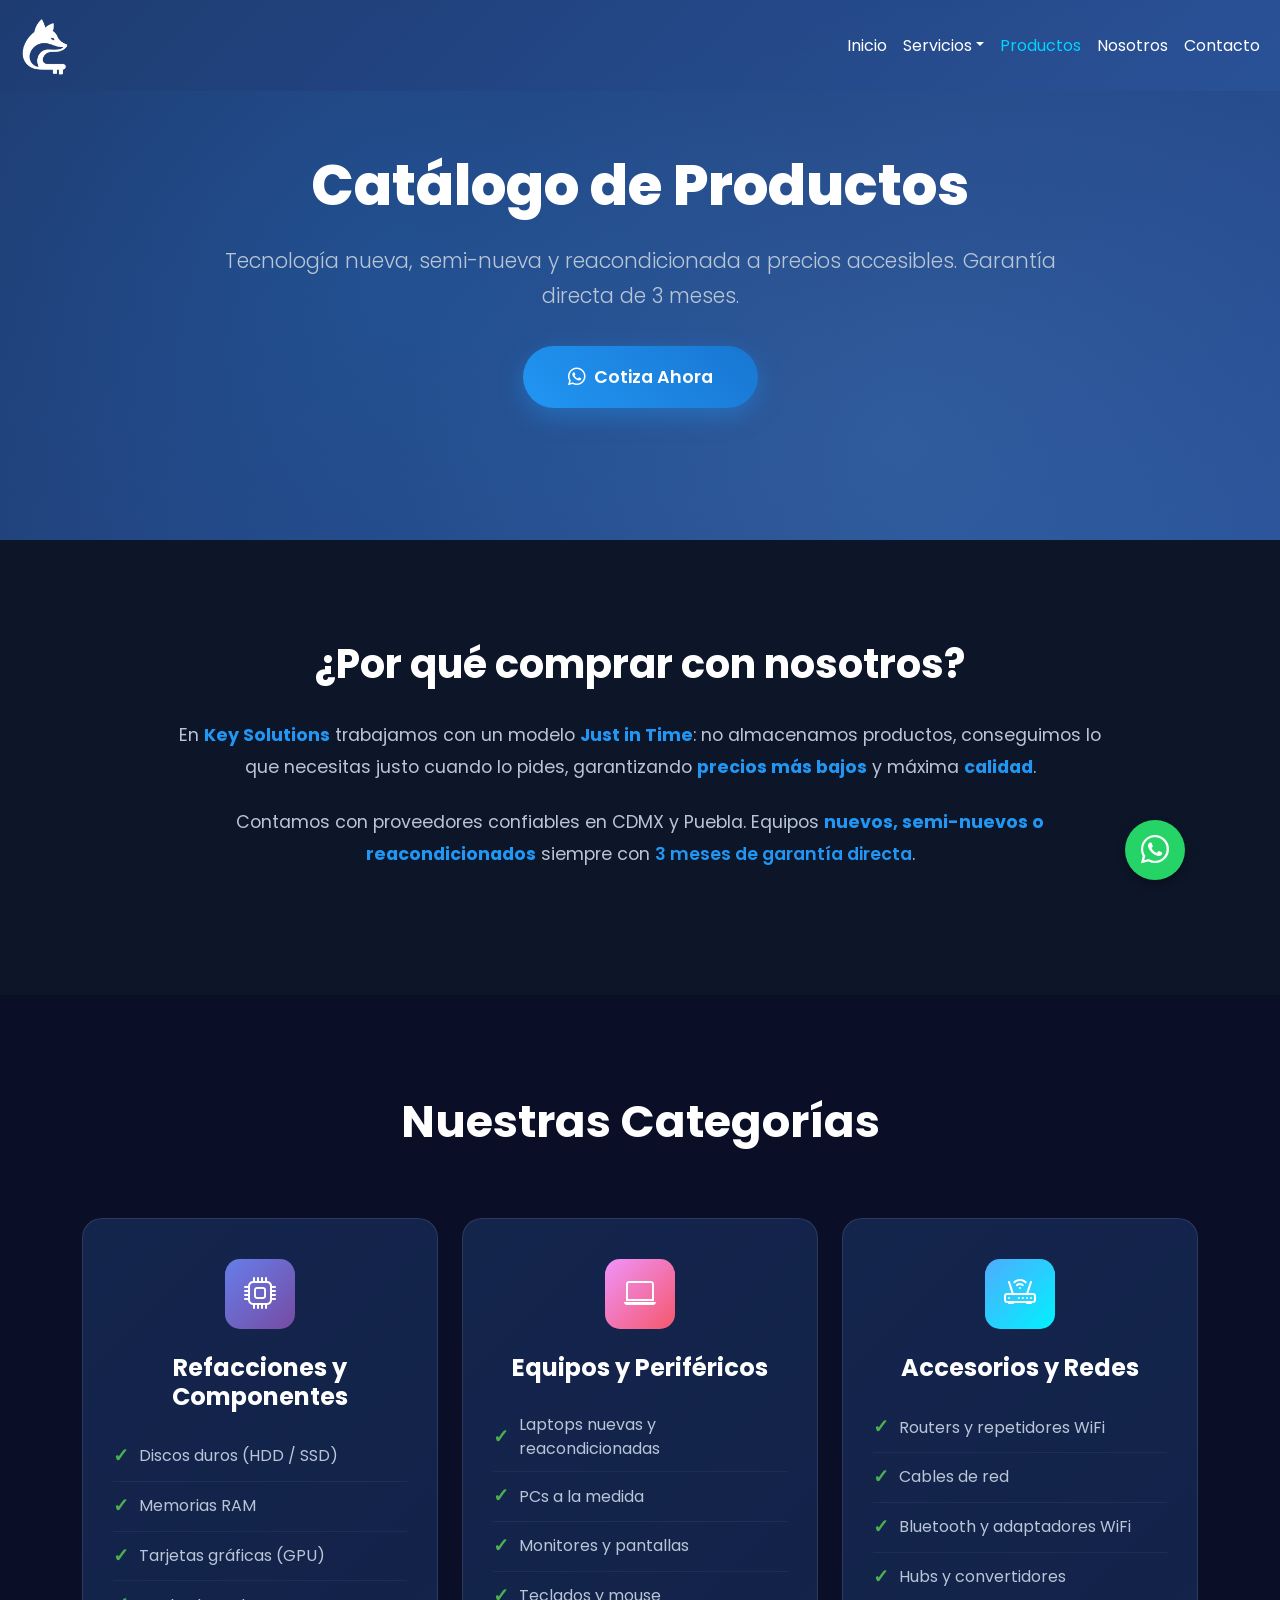
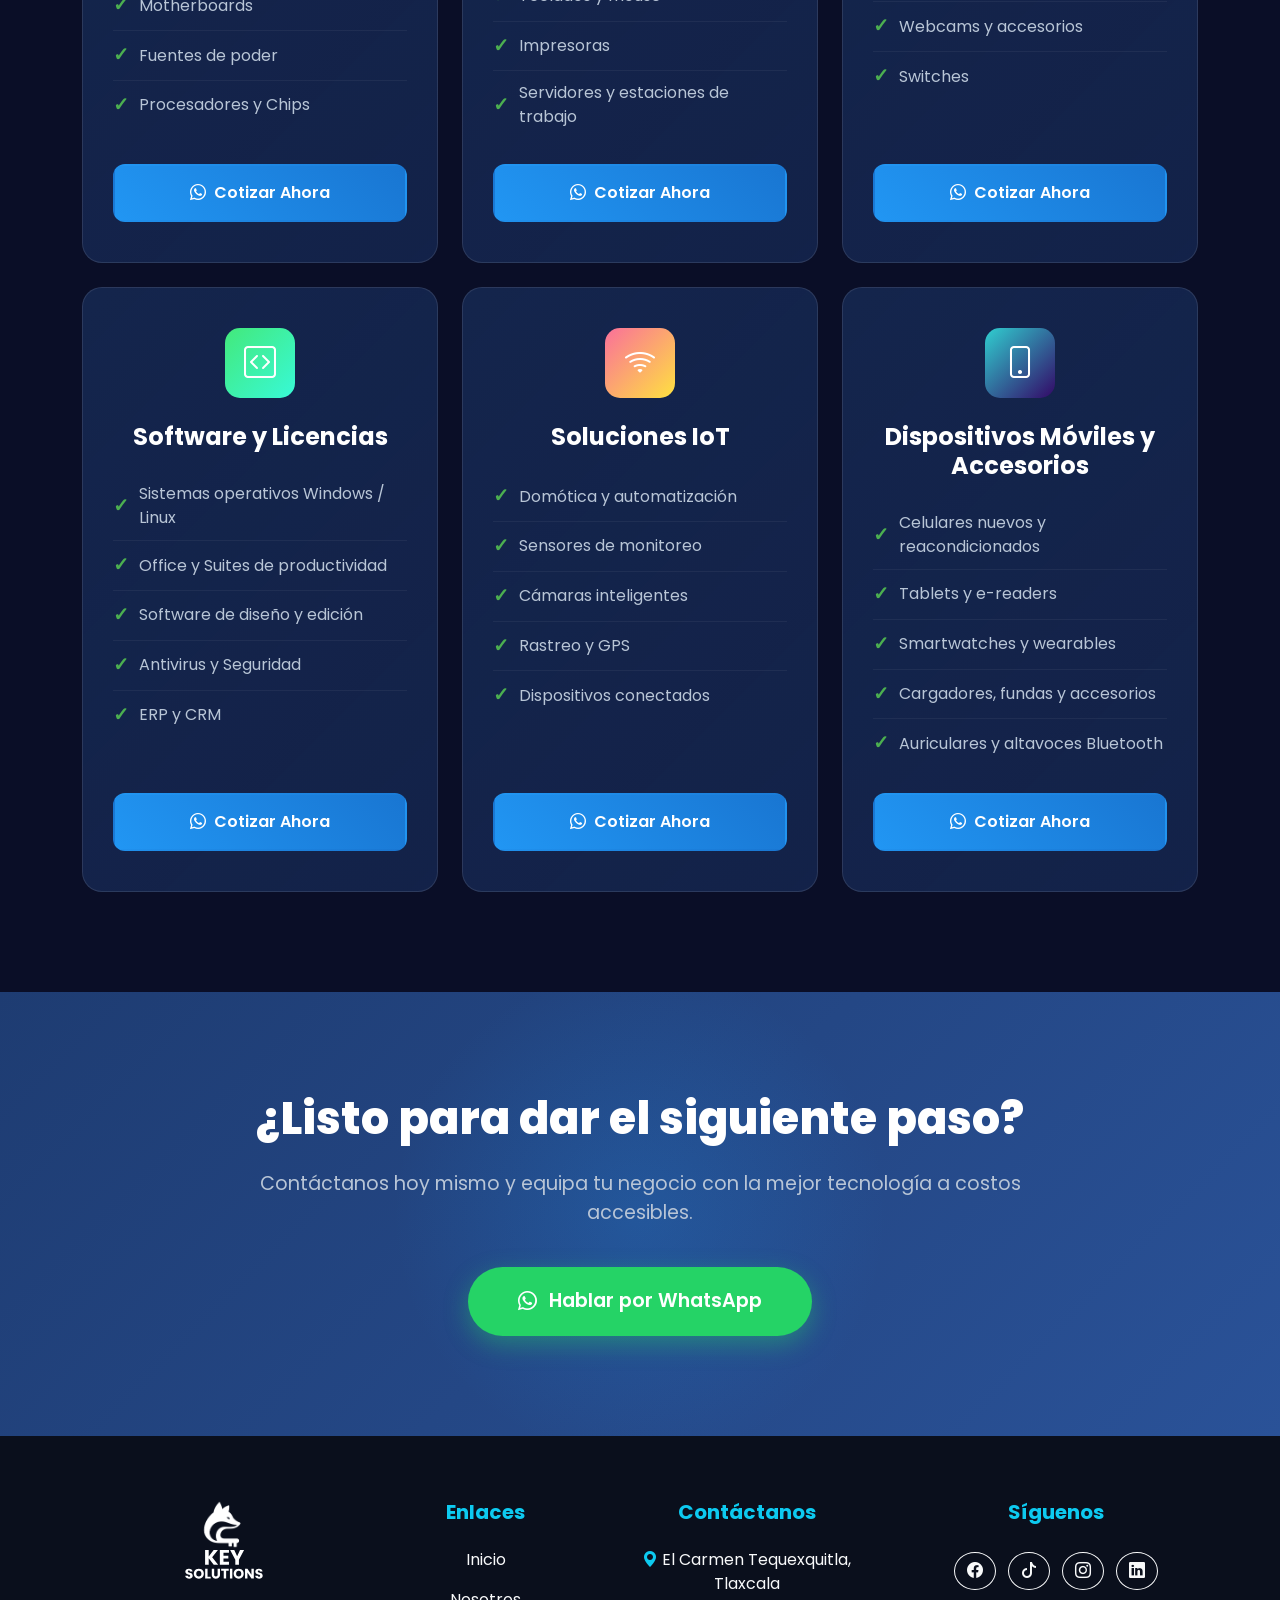
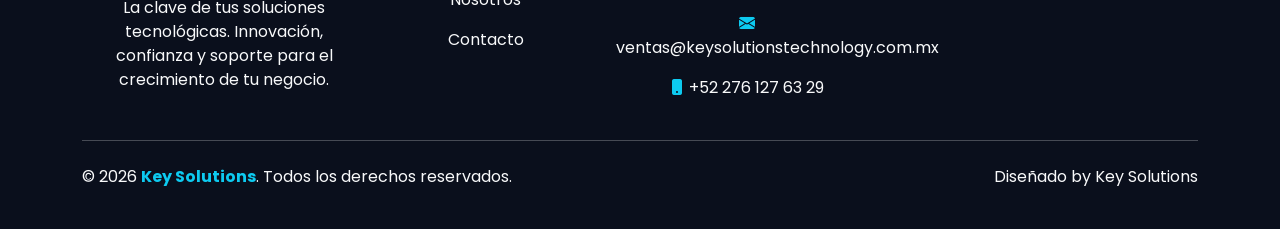
<file: assets/pages/Productos.html>
<!DOCTYPE html>
<html lang="es">

<head>
        <meta charset="UTF-8">
        <meta name="viewport" content="width=device-width, initial-scale=1.0">
        <title>Productos | Key Solutions Technology — Catálogo de Tecnología en Tlaxcala</title>
        <meta name="description"
                content="Catálogo de productos tecnológicos: nuevos, semi-nuevos y reacondicionados. Refacciones, laptops, redes, software, IoT y móviles.">
        <meta name="keywords"
                content="productos tecnología Tlaxcala, laptops reacondicionadas, refacciones PC, software licencias, IoT, periféricos">
        <meta name="author" content="Key Solutions Technology">
        <meta name="robots" content="index, follow">
        <link rel="canonical" href="https://keysolutionstechnology.com.mx/assets/pages/Productos.html">
        <link rel="alternate" href="https://keysolutionstechnology.com.mx/assets/pages/Productos.html" hreflang="es-MX">
        <link rel="alternate" href="https://keysolutionstechnology.com.mx/assets/pages/Productos.html"
                hreflang="x-default">
        <!-- Favicon en PNG (opcional, mejor calidad) -->
        <link rel="icon" href="../img/faticon.png" type="image/svg+xml">
        <!-- Preconnects / Performance -->
        <link rel="preconnect" href="https://fonts.googleapis.com" crossorigin>
        <link rel="preconnect" href="https://fonts.gstatic.com" crossorigin>
        <link rel="dns-prefetch" href="https://cdn.jsdelivr.net">

        <!-- Bootstrap CSS -->
        <link rel="stylesheet" href="../css/bootstrap.min.css">

        <!-- Tus estilos personalizados -->
        <link rel="stylesheet" href="../css/style.css">
        <!-- Bootstrap Icons -->
        <link rel="stylesheet" href="https://cdn.jsdelivr.net/npm/bootstrap-icons@1.11.3/font/bootstrap-icons.css">
        <link href="https://fonts.googleapis.com/css2?family=Poppins:wght@300;400;600;700;800&display=swap"
                rel="stylesheet">

        <style>
                :root {
                        --primary-blue: #1e3c72;
                        --secondary-blue: #2a5298;
                        --light-blue: #64b5f6;
                        --accent-cyan: #2196F3;
                        --text-light: #b8c5d6;
                        --text-gray: #8892a6;
                }

                * {
                        margin: 0;
                        padding: 0;
                        box-sizing: border-box;
                }

                body {
                        font-family: 'Poppins', sans-serif;
                        background: #0a0e27;
                        color: #ffffff;
                }

                /* Hero Section */
                .hero-productos {
                        min-height: 60vh;
                        background: linear-gradient(135deg, #1e3c72 0%, #2a5298 100%);
                        display: flex;
                        align-items: center;
                        justify-content: center;
                        padding: 100px 20px 80px;
                        position: relative;
                        overflow: hidden;
                        text-align: center;
                }

                .hero-productos::before {
                        content: '';
                        position: absolute;
                        width: 100%;
                        height: 100%;
                        background:
                                radial-gradient(circle at 30% 50%, rgba(33, 150, 243, 0.15) 0%, transparent 50%),
                                radial-gradient(circle at 70% 80%, rgba(100, 181, 246, 0.15) 0%, transparent 50%);
                }

                .hero-content {
                        position: relative;
                        z-index: 2;
                        max-width: 900px;
                        margin: 0 auto;
                }

                .hero-productos h1 {
                        font-size: clamp(2.5rem, 5vw, 3.5rem);
                        font-weight: 800;
                        margin-bottom: 1.5rem;
                        color: #ffffff;
                }

                .hero-productos .lead {
                        font-size: clamp(1.1rem, 2vw, 1.3rem);
                        color: var(--text-light);
                        margin-bottom: 2rem;
                        line-height: 1.7;
                }

                .hero-btn {
                        display: inline-block;
                        padding: 18px 45px;
                        background: linear-gradient(45deg, #2196F3, #1976D2);
                        color: white;
                        text-decoration: none;
                        border-radius: 50px;
                        font-weight: 600;
                        font-size: 1.1rem;
                        transition: all 0.3s ease;
                        box-shadow: 0 8px 25px rgba(33, 150, 243, 0.4);
                        border: none;
                }

                .hero-btn:hover {
                        transform: translateY(-3px);
                        box-shadow: 0 12px 35px rgba(33, 150, 243, 0.6);
                        color: white;
                }

                /* Why Section */
                .why-section {
                        padding: 100px 0;
                        background: #0d1529;
                }

                .why-section h2 {
                        font-size: 2.5rem;
                        font-weight: 700;
                        margin-bottom: 2rem;
                        color: #ffffff;
                }

                .why-section p {
                        font-size: 1.1rem;
                        color: var(--text-light);
                        line-height: 1.8;
                        margin-bottom: 1.5rem;
                }

                .why-section strong,
                .why-section b {
                        color: var(--accent-cyan);
                }

                .highlight-text {
                        color: var(--accent-cyan);
                        font-weight: 600;
                }

                /* Catalog Section */
                .catalog-section {
                        padding: 100px 0;
                        background: #0a0e27;
                }

                .section-title {
                        font-size: 2.8rem;
                        font-weight: 700;
                        text-align: center;
                        margin-bottom: 70px;
                        color: #ffffff;
                }

                .product-card {
                        background: linear-gradient(135deg, rgba(30, 60, 114, 0.5) 0%, rgba(42, 82, 152, 0.3) 100%);
                        border-radius: 20px;
                        padding: 40px 30px;
                        height: 100%;
                        border: 1px solid rgba(255, 255, 255, 0.1);
                        transition: all 0.4s ease;
                        display: flex;
                        flex-direction: column;
                }

                .product-card:hover {
                        transform: translateY(-10px);
                        border-color: rgba(33, 150, 243, 0.5);
                        box-shadow: 0 20px 50px rgba(33, 150, 243, 0.3);
                }

                .product-icon {
                        width: 70px;
                        height: 70px;
                        margin: 0 auto 25px;
                        border-radius: 15px;
                        display: flex;
                        align-items: center;
                        justify-content: center;
                        font-size: 2rem;
                }

                .icon-gradient-1 {
                        background: linear-gradient(135deg, #667eea 0%, #764ba2 100%);
                }

                .icon-gradient-2 {
                        background: linear-gradient(135deg, #f093fb 0%, #f5576c 100%);
                }

                .icon-gradient-3 {
                        background: linear-gradient(135deg, #4facfe 0%, #00f2fe 100%);
                }

                .icon-gradient-4 {
                        background: linear-gradient(135deg, #43e97b 0%, #38f9d7 100%);
                }

                .icon-gradient-5 {
                        background: linear-gradient(135deg, #fa709a 0%, #fee140 100%);
                }

                .icon-gradient-6 {
                        background: linear-gradient(135deg, #30cfd0 0%, #330867 100%);
                }

                .product-card h4 {
                        font-size: 1.5rem;
                        font-weight: 700;
                        margin-bottom: 20px;
                        text-align: center;
                        color: #ffffff;
                }

                .product-card ul {
                        list-style: none;
                        padding: 0;
                        margin-bottom: 25px;
                        flex-grow: 1;
                }

                .product-card ul li {
                        padding: 10px 0;
                        color: var(--text-light);
                        display: flex;
                        align-items: center;
                        gap: 10px;
                        border-bottom: 1px solid rgba(255, 255, 255, 0.05);
                }

                .product-card ul li:last-child {
                        border-bottom: none;
                }

                .product-card ul li::before {
                        content: '✓';
                        color: #4CAF50;
                        font-weight: bold;
                        font-size: 1.2rem;
                        flex-shrink: 0;
                }

                .btn-cotizar {
                        display: block;
                        width: 100%;
                        padding: 15px;
                        background: linear-gradient(45deg, #2196F3, #1976D2);
                        color: white;
                        text-decoration: none;
                        border-radius: 12px;
                        font-weight: 600;
                        text-align: center;
                        transition: all 0.3s ease;
                        border: 2px solid transparent;
                }

                .btn-cotizar:hover {
                        background: transparent;
                        border-color: var(--accent-cyan);
                        color: var(--accent-cyan);
                        transform: translateY(-2px);
                }

                /* CTA Section */
                .cta-section {
                        padding: 100px 0;
                        background: linear-gradient(135deg, #1e3c72 0%, #2a5298 100%);
                        text-align: center;
                        position: relative;
                        overflow: hidden;
                }

                .cta-section::before {
                        content: '';
                        position: absolute;
                        width: 500px;
                        height: 500px;
                        border-radius: 50%;
                        background: radial-gradient(circle, rgba(33, 150, 243, 0.2) 0%, transparent 70%);
                        top: 50%;
                        left: 50%;
                        transform: translate(-50%, -50%);
                }

                .cta-content {
                        position: relative;
                        z-index: 2;
                        max-width: 800px;
                        margin: 0 auto;
                }

                .cta-section h2 {
                        font-size: 2.8rem;
                        font-weight: 800;
                        margin-bottom: 1.5rem;
                        color: #ffffff;
                }

                .cta-section p {
                        font-size: 1.2rem;
                        color: var(--text-light);
                        margin-bottom: 2.5rem;
                }

                .btn-whatsapp2 {
                        display: inline-flex;
                        align-items: center;
                        gap: 12px;
                        padding: 20px 50px;
                        background: #25D366;
                        color: white;
                        text-decoration: none;
                        border-radius: 50px;
                        font-weight: 600;
                        font-size: 1.2rem;
                        transition: all 0.3s ease;
                        box-shadow: 0 8px 25px rgba(37, 211, 102, 0.4);
                }

                .btn-whatsapp2:hover {
                        background: #20ba5a;
                        transform: translateY(-3px);
                        box-shadow: 0 12px 35px rgba(37, 211, 102, 0.6);
                        color: white;
                }

                /* Responsive */
                @media (max-width: 768px) {
                        .hero-productos {
                                padding: 80px 15px 60px;
                                min-height: 50vh;
                        }

                        .why-section,
                        .catalog-section,
                        .cta-section {
                                padding: 60px 0;
                        }

                        .section-title {
                                font-size: 2rem;
                                margin-bottom: 40px;
                        }

                        .product-card {
                                padding: 30px 20px;
                        }
                }

                /* Animations */
                .fade-up {
                        opacity: 0;
                        transform: translateY(30px);
                        transition: all 0.8s ease;
                }

                .fade-up.visible {
                        opacity: 1;
                        transform: translateY(0);
                }
        </style>

        <!-- Open Graph -->
        <meta property="og:type" content="website">
        <meta property="og:site_name" content="Key Solutions Technology">
        <meta property="og:url" content="https://keysolutionstechnology.com.mx/assets/pages/Productos.html">
        <meta property="og:title" content="Productos | Key Solutions Technology — Catálogo en Tlaxcala">
        <meta property="og:description"
                content="Tecnología nueva, semi-nueva y reacondicionada. Refacciones, equipos, redes, software, IoT y móviles con 3 meses de garantía.">
        <meta property="og:image" content="https://keysolutionstechnology.com.mx/assets/img/icono.svg">
        <meta property="og:image" content="https://keysolutionstechnology.com.mx/assets/img/faticon.png">
        <meta property="og:image:width" content="1200">
        <meta property="og:image:height" content="630">
        <meta property="og:locale" content="es_MX">

        <!-- Twitter Cards -->
        <meta name="twitter:card" content="summary_large_image">
        <meta name="twitter:title" content="Productos | Key Solutions Technology">
        <meta name="twitter:description"
                content="Catálogo de tecnología en Tlaxcala: nuevos, semi-nuevos y reacondicionados con 3 meses de garantía.">
        <meta name="twitter:image" content="https://keysolutionstechnology.com.mx/assets/img/faticon.png">

        <!-- JSON-LD: CollectionPage -->
        <script type="application/ld+json">
{
        "@context": "https://schema.org",
        "@type": "CollectionPage",
        "name": "Productos | Key Solutions Technology",
        "url": "https://keysolutionstechnology.com.mx/assets/pages/Productos.html",
        "description": "Catálogo de productos tecnológicos nuevos, semi-nuevos y reacondicionados con garantía directa de 3 meses en Tlaxcala.",
        "about": [
                "Refacciones y Componentes",
                "Equipos y Periféricos",
                "Accesorios y Redes",
                "Software y Licencias",
                "Soluciones IoT",
                "Dispositivos Móviles y Accesorios"
        ],
        "publisher": {
                "@type": "Organization",
                "name": "Key Solutions Technology",
                "url": "https://keysolutionstechnology.com.mx/"
        }
}
                                </script>
        <!-- JSON-LD: OfferCatalog con categorías -->
        <script type="application/ld+json">
{
        "@context": "https://schema.org",
        "@type": "OfferCatalog",
        "name": "Catálogo de Productos",
        "url": "https://keysolutionstechnology.com.mx/assets/pages/Productos.html",
        "itemListElement": [
                { "@type": "OfferCatalog", "name": "Refacciones y Componentes", "url": "https://keysolutionstechnology.com.mx/assets/pages/Productos.html#refacciones" },
                { "@type": "OfferCatalog", "name": "Equipos y Periféricos", "url": "https://keysolutionstechnology.com.mx/assets/pages/Productos.html#equipos" },
                { "@type": "OfferCatalog", "name": "Accesorios y Redes", "url": "https://keysolutionstechnology.com.mx/assets/pages/Productos.html#accesorios" },
                { "@type": "OfferCatalog", "name": "Software y Licencias", "url": "https://keysolutionstechnology.com.mx/assets/pages/Productos.html#software" },
                { "@type": "OfferCatalog", "name": "Soluciones IoT", "url": "https://keysolutionstechnology.com.mx/assets/pages/Productos.html#iot" },
                { "@type": "OfferCatalog", "name": "Dispositivos Móviles y Accesorios", "url": "https://keysolutionstechnology.com.mx/assets/pages/Productos.html#moviles" }
        ]
}
                                </script>
        <!-- JSON-LD: Breadcrumbs -->
        <script type="application/ld+json">
{
        "@context": "https://schema.org",
        "@type": "BreadcrumbList",
        "itemListElement": [
                {"@type": "ListItem", "position": 1, "name": "Inicio", "item": "https://keysolutionstechnology.com.mx/"},
                {"@type": "ListItem", "position": 2, "name": "Productos", "item": "https://keysolutionstechnology.com.mx/assets/pages/Productos.html"}
        ]
}
                                </script>

</head>

<body>
        <nav class="navbar navbar-expand-lg  navbar-dark bg-transparent fixed-top">
                <div class="container-fluid">
                        <!-- LOGO -->
                        <a class="navbar-brand" href="../../index.html">
                                <img src="../img/icono.svg" alt="Icono Key Solutions" height="65">
                        </a>

                        <!-- Botón hamburguesa -->
                        <button class="navbar-toggler" type="button" data-bs-toggle="collapse"
                                data-bs-target="#navbarSupportedContent" aria-controls="navbarSupportedContent"
                                aria-expanded="false" aria-label="Toggle navigation">
                                <span class="navbar-toggler-icon"></span>
                        </button>

                        <!-- Menú -->
                        <div class="collapse navbar-collapse" id="navbarSupportedContent">
                                <ul class="navbar-nav ms-auto mb-2 mb-lg-0">
                                        <li class="nav-item"><a class="nav-link" href="../../index.html">Inicio</a></li>
                                        <li class="nav-item dropdown">
                                                <a class="nav-link dropdown-toggle" href="#" role="button"
                                                        data-bs-toggle="dropdown" aria-expanded="false">Servicios</a>
                                                <ul class="dropdown-menu">
                                                        <li><a class="dropdown-item"
                                                                        href="Services/ConsultoriaTecnologica.html">Consultoría
                                                                        Tecnológica</a></li>
                                                        <li>
                                                                <hr class="dropdown-divider">
                                                        </li>
                                                        <li><a class="dropdown-item"
                                                                        href="Services/DesarrolloSoftware.html">Desarrollo
                                                                        de
                                                                        Software</a></li>
                                                        <li>
                                                                <hr class="dropdown-divider">
                                                        </li>
                                                        <li><a class="dropdown-item"
                                                                        href="Services/AutomatizacionConIA.html">Automatización
                                                                        de
                                                                        Procesos
                                                                        con
                                                                        IA</a></li>
                                                        <li>
                                                                <hr class="dropdown-divider">
                                                        </li>
                                                        <li><a class="dropdown-item"
                                                                        href="Services/SitiosWeb.html">Páginas
                                                                        y
                                                                        Sitios
                                                                        Web</a></li>
                                                        <li>
                                                                <hr class="dropdown-divider">
                                                        </li>
                                                        <li><a class="dropdown-item"
                                                                        href="Services/RecuperacionDatos.html">Recuperación
                                                                        de
                                                                        datos</a></li>
                                                        <li>
                                                                <hr class="dropdown-divider">
                                                        </li>
                                                        <li><a class="dropdown-item"
                                                                        href="Services/SoporteTecnicoRemoto.html">Soporte
                                                                        Técnico</a></li>
                                                        <li>
                                                                <hr class="dropdown-divider">
                                                        </li>
                                                        <li><a class="dropdown-item"
                                                                        href="Services/MantenimientoPreventivoCorrectivo.html">Mantenimiento
                                                                        Preventivo
                                                                        y
                                                                        Correctivo</a></li>
                                                        <li>
                                                                <hr class="dropdown-divider">
                                                        </li>
                                                        <li><a class="dropdown-item"
                                                                        href="Services/InfraestructuraRed.html">Infraestructura
                                                                        de
                                                                        Red</a></li>
                                                        <li>
                                                                <hr class="dropdown-divider">
                                                        </li>
                                                        <li><a class="dropdown-item"
                                                                        href="Services/InstalacionCamarasVideovigilancia.html">Instalación
                                                                        de
                                                                        Cámaras
                                                                        de
                                                                        Videovigilancia</a></li>
                                                </ul>
                                        </li>
                                        <li class="nav-item"><a class="nav-link active" href="#">Productos</a></li>
                                        <li class="nav-item"><a class="nav-link" href="Nosotros.html">Nosotros</a></li>
                                        <li class="nav-item"><a class="nav-link" href="Contacto.html">Contacto</a></li>
                                </ul>
                        </div>
                </div>
        </nav>
        <!-- Hero Section -->
        <section class="hero-productos">
                <div class="container">
                        <div class="hero-content">
                                <h1>Catálogo de Productos</h1>
                                <p class="lead">
                                        Tecnología nueva, semi-nueva y reacondicionada a precios accesibles. Garantía
                                        directa de 3 meses.
                                </p>
                                <a href="https://wa.me/5212761276329?text=Hola!%20Quiero%20cotizar%20un%20producto"
                                        target="_blank" class="hero-btn">
                                        <i class="bi bi-whatsapp me-2"></i>Cotiza Ahora
                                </a>
                        </div>
                </div>
        </section>

        <!-- Why Section -->
        <section class="why-section">
                <div class="container">
                        <div class="row justify-content-center">
                                <div class="col-lg-10">
                                        <h2 class="text-center">¿Por qué comprar con nosotros?</h2>
                                        <p class="text-center">
                                                En <strong>Key Solutions</strong> trabajamos con un modelo <b>Just in
                                                        Time</b>: no almacenamos productos,
                                                conseguimos lo que necesitas justo cuando lo pides, garantizando
                                                <b>precios más bajos</b> y máxima <b>calidad</b>.
                                        </p>
                                        <p class="text-center">
                                                Contamos con proveedores confiables en CDMX y Puebla. Equipos <b>nuevos,
                                                        semi-nuevos o reacondicionados</b>
                                                siempre con <span class="highlight-text">3 meses de garantía
                                                        directa</span>.
                                        </p>
                                </div>
                        </div>
                </div>
        </section>

        <!-- Catalog Section -->
        <section class="catalog-section">
                <div class="container">
                        <h2 class="section-title">Nuestras Categorías</h2>

                        <div class="row g-4">
                                <!-- Refacciones -->
                                <div id="refacciones" class="col-lg-4 col-md-6 fade-up">
                                        <div class="product-card">
                                                <div class="product-icon icon-gradient-1">
                                                        <i class="bi bi-cpu"></i>
                                                </div>
                                                <h4>Refacciones y Componentes</h4>
                                                <ul>
                                                        <li>Discos duros (HDD / SSD)</li>
                                                        <li>Memorias RAM</li>
                                                        <li>Tarjetas gráficas (GPU)</li>
                                                        <li>Motherboards</li>
                                                        <li>Fuentes de poder</li>
                                                        <li>Procesadores y Chips</li>
                                                </ul>
                                                <a href="https://wa.me/5212761276329?text=Hola!%20Quiero%20cotizar%20refacciones"
                                                        target="_blank" class="btn-cotizar">
                                                        <i class="bi bi-whatsapp me-2"></i>Cotizar Ahora
                                                </a>
                                        </div>
                                </div>

                                <!-- Equipos -->
                                <div id="equipos" class="col-lg-4 col-md-6 fade-up">
                                        <div class="product-card">
                                                <div class="product-icon icon-gradient-2">
                                                        <i class="bi bi-laptop"></i>
                                                </div>
                                                <h4>Equipos y Periféricos</h4>
                                                <ul>
                                                        <li>Laptops nuevas y reacondicionadas</li>
                                                        <li>PCs a la medida</li>
                                                        <li>Monitores y pantallas</li>
                                                        <li>Teclados y mouse</li>
                                                        <li>Impresoras</li>
                                                        <li>Servidores y estaciones de trabajo</li>
                                                </ul>
                                                <a href="https://wa.me/5212761276329?text=Hola!%20Quiero%20cotizar%20equipos"
                                                        target="_blank" class="btn-cotizar">
                                                        <i class="bi bi-whatsapp me-2"></i>Cotizar Ahora
                                                </a>
                                        </div>
                                </div>

                                <!-- Redes y accesorios -->
                                <div id="accesorios" class="col-lg-4 col-md-6 fade-up">
                                        <div class="product-card">
                                                <div class="product-icon icon-gradient-3">
                                                        <i class="bi bi-router"></i>
                                                </div>
                                                <h4>Accesorios y Redes</h4>
                                                <ul>
                                                        <li>Routers y repetidores WiFi</li>
                                                        <li>Cables de red</li>
                                                        <li>Bluetooth y adaptadores WiFi</li>
                                                        <li>Hubs y convertidores</li>
                                                        <li>Webcams y accesorios</li>
                                                        <li>Switches</li>
                                                </ul>
                                                <a href="https://wa.me/5212761276329?text=Hola!%20Quiero%20cotizar%20accesorios"
                                                        target="_blank" class="btn-cotizar">
                                                        <i class="bi bi-whatsapp me-2"></i>Cotizar Ahora
                                                </a>
                                        </div>
                                </div>

                                <!-- Software -->
                                <div id="software" class="col-lg-4 col-md-6 fade-up">
                                        <div class="product-card">
                                                <div class="product-icon icon-gradient-4">
                                                        <i class="bi bi-code-square"></i>
                                                </div>
                                                <h4>Software y Licencias</h4>
                                                <ul>
                                                        <li>Sistemas operativos Windows / Linux</li>
                                                        <li>Office y Suites de productividad</li>
                                                        <li>Software de diseño y edición</li>
                                                        <li>Antivirus y Seguridad</li>
                                                        <li>ERP y CRM</li>
                                                </ul>
                                                <a href="https://wa.me/5212761276329?text=Hola!%20Quiero%20cotizar%20software"
                                                        target="_blank" class="btn-cotizar">
                                                        <i class="bi bi-whatsapp me-2"></i>Cotizar Ahora
                                                </a>
                                        </div>
                                </div>

                                <!-- Soluciones IoT -->
                                <div id="iot" class="col-lg-4 col-md-6 fade-up">
                                        <div class="product-card">
                                                <div class="product-icon icon-gradient-5">
                                                        <i class="bi bi-wifi"></i>
                                                </div>
                                                <h4>Soluciones IoT</h4>
                                                <ul>
                                                        <li>Domótica y automatización</li>
                                                        <li>Sensores de monitoreo</li>
                                                        <li>Cámaras inteligentes</li>
                                                        <li>Rastreo y GPS</li>
                                                        <li>Dispositivos conectados</li>
                                                </ul>
                                                <a href="https://wa.me/5212761276329?text=Hola!%20Quiero%20cotizar%20IoT"
                                                        target="_blank" class="btn-cotizar">
                                                        <i class="bi bi-whatsapp me-2"></i>Cotizar Ahora
                                                </a>
                                        </div>
                                </div>

                                <!-- Dispositivos Móviles -->
                                <div id="moviles" class="col-lg-4 col-md-6 fade-up">
                                        <div class="product-card">
                                                <div class="product-icon icon-gradient-6">
                                                        <i class="bi bi-phone"></i>
                                                </div>
                                                <h4>Dispositivos Móviles y Accesorios</h4>
                                                <ul>
                                                        <li>Celulares nuevos y reacondicionados</li>
                                                        <li>Tablets y e-readers</li>
                                                        <li>Smartwatches y wearables</li>
                                                        <li>Cargadores, fundas y accesorios</li>
                                                        <li>Auriculares y altavoces Bluetooth</li>
                                                </ul>
                                                <a href="https://wa.me/5212761276329?text=Hola!%20Quiero%20cotizar%20dispositivos%20móviles"
                                                        target="_blank" class="btn-cotizar">
                                                        <i class="bi bi-whatsapp me-2"></i>Cotizar Ahora
                                                </a>
                                        </div>
                                </div>
                        </div>
                </div>
        </section>

        <!-- CTA Section -->
        <section class="cta-section">
                <div class="container">
                        <div class="cta-content">
                                <h2>¿Listo para dar el siguiente paso?</h2>
                                <p>
                                        Contáctanos hoy mismo y equipa tu negocio con la mejor tecnología a costos
                                        accesibles.
                                </p>
                                <a href="https://wa.me/5212761276329?text=Hola!%20Estoy%20interesado%20en%20sus%20productos"
                                        target="_blank" class="btn-whatsapp2">
                                        <i class="bi bi-whatsapp"></i>
                                        Hablar por WhatsApp
                                </a>
                        </div>
                </div>
        </section>

        <!-- FOOTER -->
        <footer class="text-light pt-5 pb-4" style="background-color: #0a0f1c;">
                <div class="container text-md-left">
                        <div class="row text-md-left">

                                <!-- Logo y descripción -->
                                <div class="col-md-3 col-lg-3 col-xl-3 mx-auto mt-3">
                                        <a class="navbar-brand" href="../../index.html">
                                                <img src="../img/logotipo.svg" alt="Key Solutions" height="80">
                                        </a>
                                        <p class="mt-3">
                                                La clave de tus soluciones tecnológicas.
                                                Innovación, confianza y soporte para el crecimiento
                                                de tu negocio.
                                        </p>
                                </div>

                                <!-- Enlaces rápidos -->
                                <div class="col-md-2 col-lg-2 col-xl-2 mx-auto mt-3">
                                        <h5 class="mb-4 fw-bold text-info">Enlaces</h5>
                                        <p><a href="../../index.html" class="text-light text-decoration-none">Inicio</a>
                                        </p>
                                        <p><a href="Nosotros.html" class="text-light text-decoration-none">Nosotros</a>
                                        </p>
                                        <p><a href="Contacto.html"
                                                        class="text-light text-decoration-none">Contacto</a></p>
                                </div>

                                <!-- Contacto -->
                                <div class="col-md-4 col-lg-3 col-xl-3 mx-auto mt-3">
                                        <h5 class="mb-4 fw-bold text-info">Contáctanos</h5>
                                        <p><i class="bi bi-geo-alt-fill text-info"></i> El
                                                Carmen Tequexquitla, Tlaxcala</p>
                                        <p><i class="bi bi-envelope-fill text-info"></i>
                                                ventas@keysolutionstechnology.com.mx</p>
                                        <p><i class="bi bi-phone-fill text-info"></i> +52 276
                                                127 63 29</p>
                                </div>

                                <!-- Redes sociales -->
                                <div class="col-md-3 col-lg-4 col-xl-3 mx-auto mt-3 text-center">
                                        <h5 class="mb-4 fw-bold text-info">Síguenos</h5>
                                        <a href="https://www.facebook.com/profile.php?id=100092268075207"
                                                target="_blank" class="btn btn-outline-light btn-floating m-1"
                                                style="border-radius:50%;">
                                                <i class="bi bi-facebook"></i>
                                        </a>
                                        <a href="https://www.tiktok.com/@key.solutions3?is_from_webapp=1&sender_device=pc"
                                                class="btn btn-outline-light btn-floating m-1"
                                                style="border-radius:50%;" target="_blank">
                                                <i class="bi bi-tiktok"></i>
                                        </a>
                                        <a href="https://www.instagram.com/keysolutionstechnology?igsh=dW5ubW1sank2ZGs="
                                                class="btn btn-outline-light btn-floating m-1"
                                                style="border-radius:50%;" target="_blank">
                                                <i class="bi bi-instagram"></i>
                                        </a>
                                        <a href="https://www.linkedin.com/in/key-solutions-technology-21973a388"
                                                class="btn btn-outline-light btn-floating m-1"
                                                style="border-radius:50%;" target="_blank">
                                                <i class="bi bi-linkedin"></i>
                                        </a>
                                </div>
                        </div>

                        <hr class="my-4 text-light">

                        <!-- Derechos reservados -->
                        <div class="row align-items-center">
                                <div class="col-md-7 col-lg-8">
                                        <p class="text-center text-md-start">
                                                © 2026 <strong class="text-info">Key
                                                        Solutions</strong>. Todos los derechos
                                                reservados.
                                        </p>
                                </div>
                                <div class="col-md-5 col-lg-4 text-center text-md-end">
                                        <p>Diseñado by Key Solutions</p>
                                </div>
                        </div>
                </div>
        </footer>
        <!-- Contenedor de botones flotantes -->
        <div class="floating-buttons">
                <!-- Botón WhatsApp -->
                <a href="https://wa.me/5212761276329?text=Hola!%20Quiero%20más%20información" target="_blank"
                        class="btn-whatsapp">
                        <i class="bi bi-whatsapp"></i>
                </a>
                <!-- Botón Subir Arriba -->
                <button id="btn-top" class="btn-top">
                        <i class="bi bi-chevron-up"></i>
                </button>
        </div>
        <!-- Bootstrap Bundle con Popper -->
        <script src="../js/bootstrap.bundle.min.js"></script>

</body>

</html>
<script>
        // BOTÓN SUBIR - robusto con contenedor flotante
        (function () {
                function initBtnBehavior() {
                        const btnTop = document.getElementById("btn-top");
                        if (!btnTop) return false;

                        const SHOW_AT = 200; // px desde top para mostrar el botón

                        const checkScroll = () => {
                                const sc = window.scrollY || document.documentElement.scrollTop || document.body.scrollTop || 0;
                                if (sc > SHOW_AT) {
                                        btnTop.classList.add("show"); // añade clase para mostrar
                                } else {
                                        btnTop.classList.remove("show"); // oculta el botón
                                }
                        };

                        // Estado inicial
                        checkScroll();

                        // Listeners
                        window.addEventListener("scroll", checkScroll, { passive: true });
                        window.addEventListener("resize", checkScroll);

                        // Click en el botón
                        btnTop.addEventListener("click", (e) => {
                                e.preventDefault();
                                window.scrollTo({ top: 0, behavior: "smooth" });
                        });

                        return true;
                }

                // Inicializar cuando el DOM esté listo
                document.addEventListener("DOMContentLoaded", () => {
                        if (!initBtnBehavior()) {
                                // Si el botón aparece después de cargar el script
                                const mo = new MutationObserver((mutations, observer) => {
                                        if (initBtnBehavior()) observer.disconnect();
                                });
                                mo.observe(document.body, { childList: true, subtree: true });

                                // Fallback: intenta después de 1 segundo
                                setTimeout(() => { initBtnBehavior(); }, 1000);
                        }
                });
        })();
        // Intersection Observer para animaciones
        const observerOptions = {
                threshold: 0.1,
                rootMargin: '0px 0px -50px 0px'
        };

        const observer = new IntersectionObserver((entries) => {
                entries.forEach(entry => {
                        if (entry.isIntersecting) {
                                entry.target.classList.add('visible');
                        }
                });
        }, observerOptions);

        document.querySelectorAll('.fade-up').forEach(el => {
                observer.observe(el);
        });

</script>
</file>
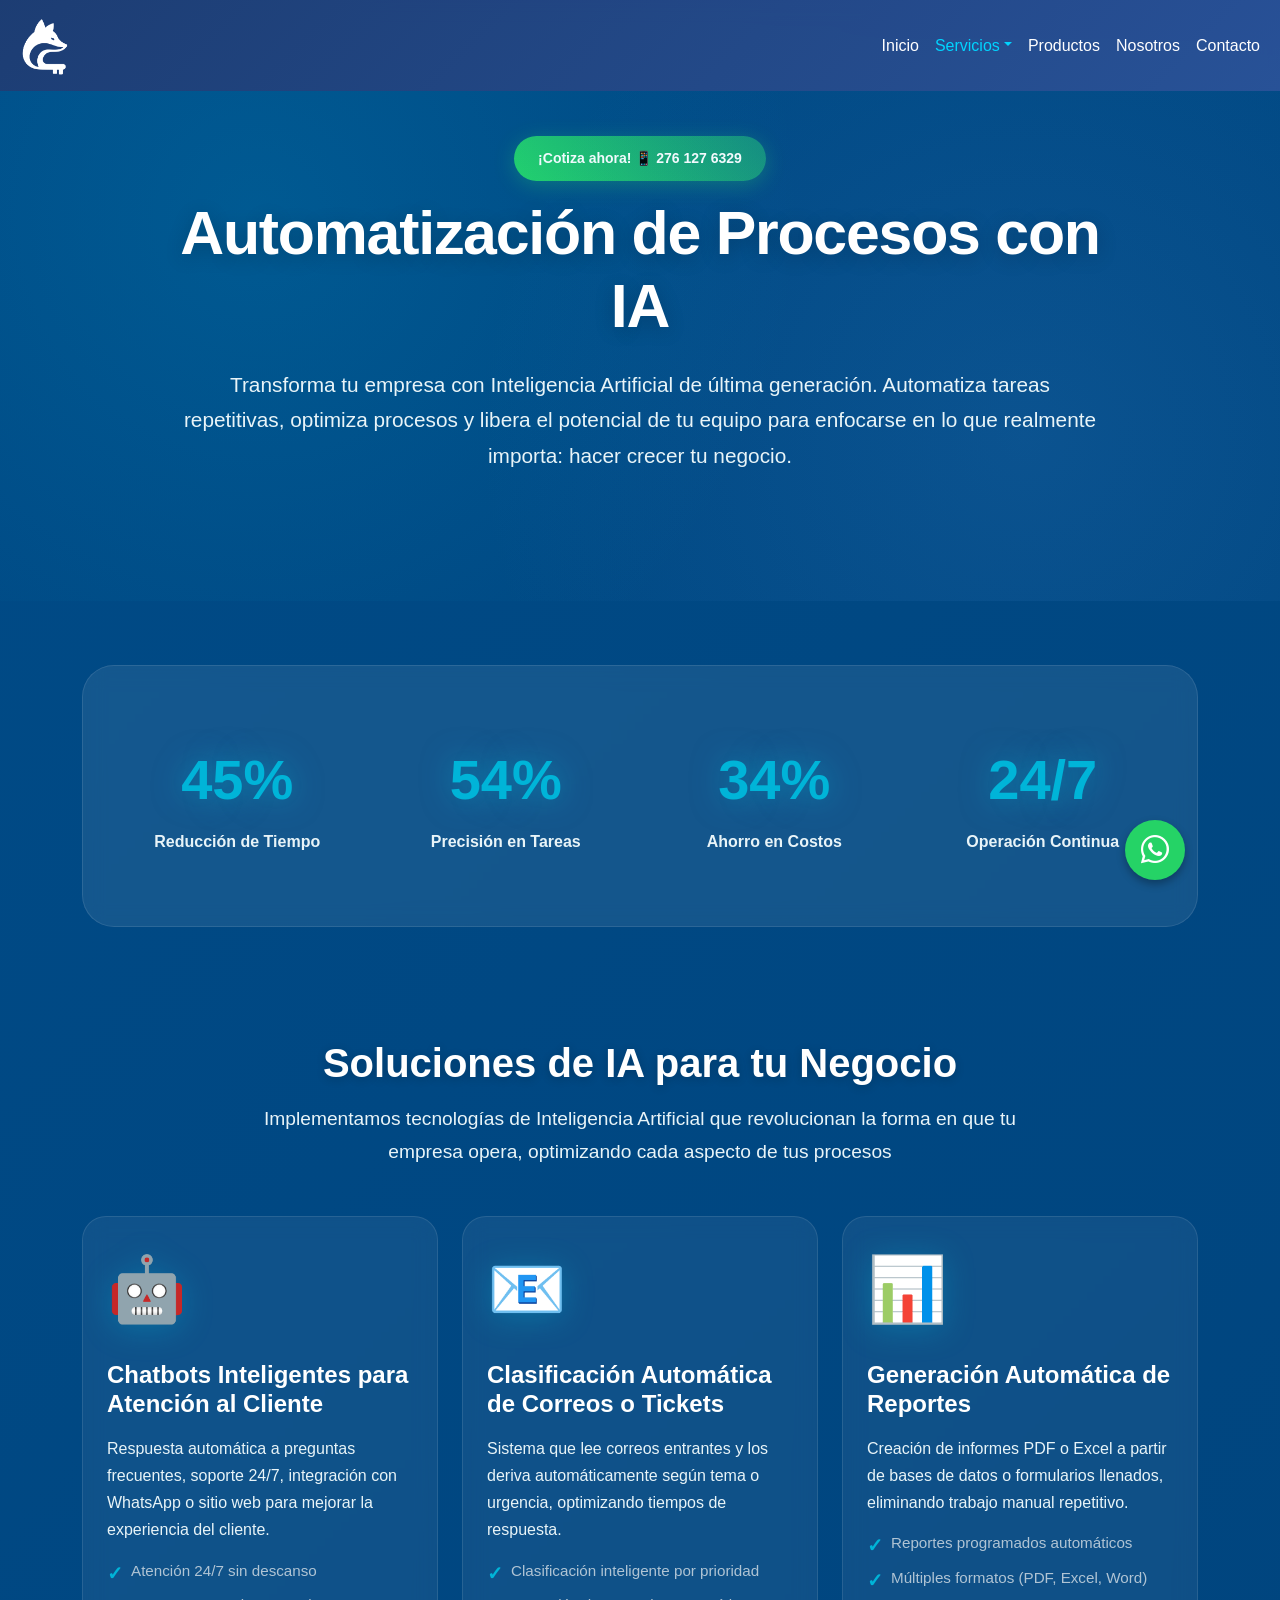
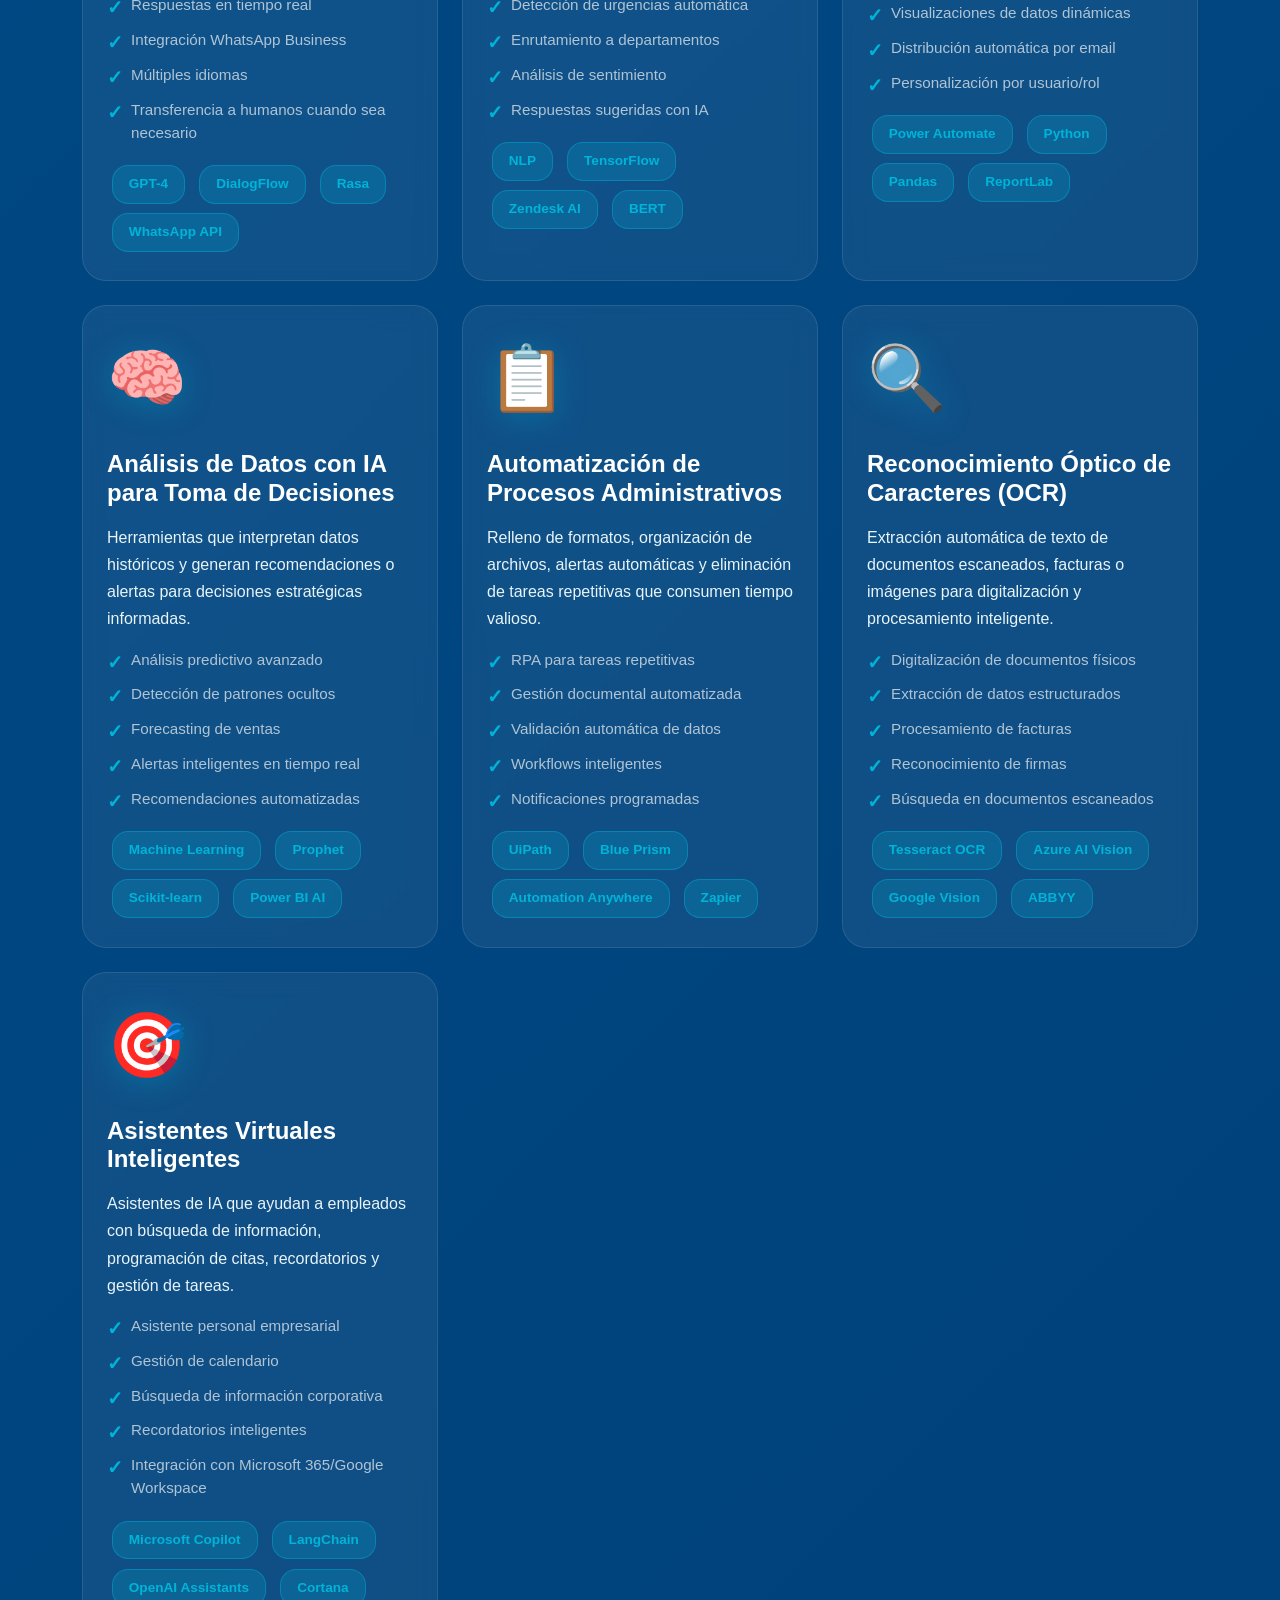
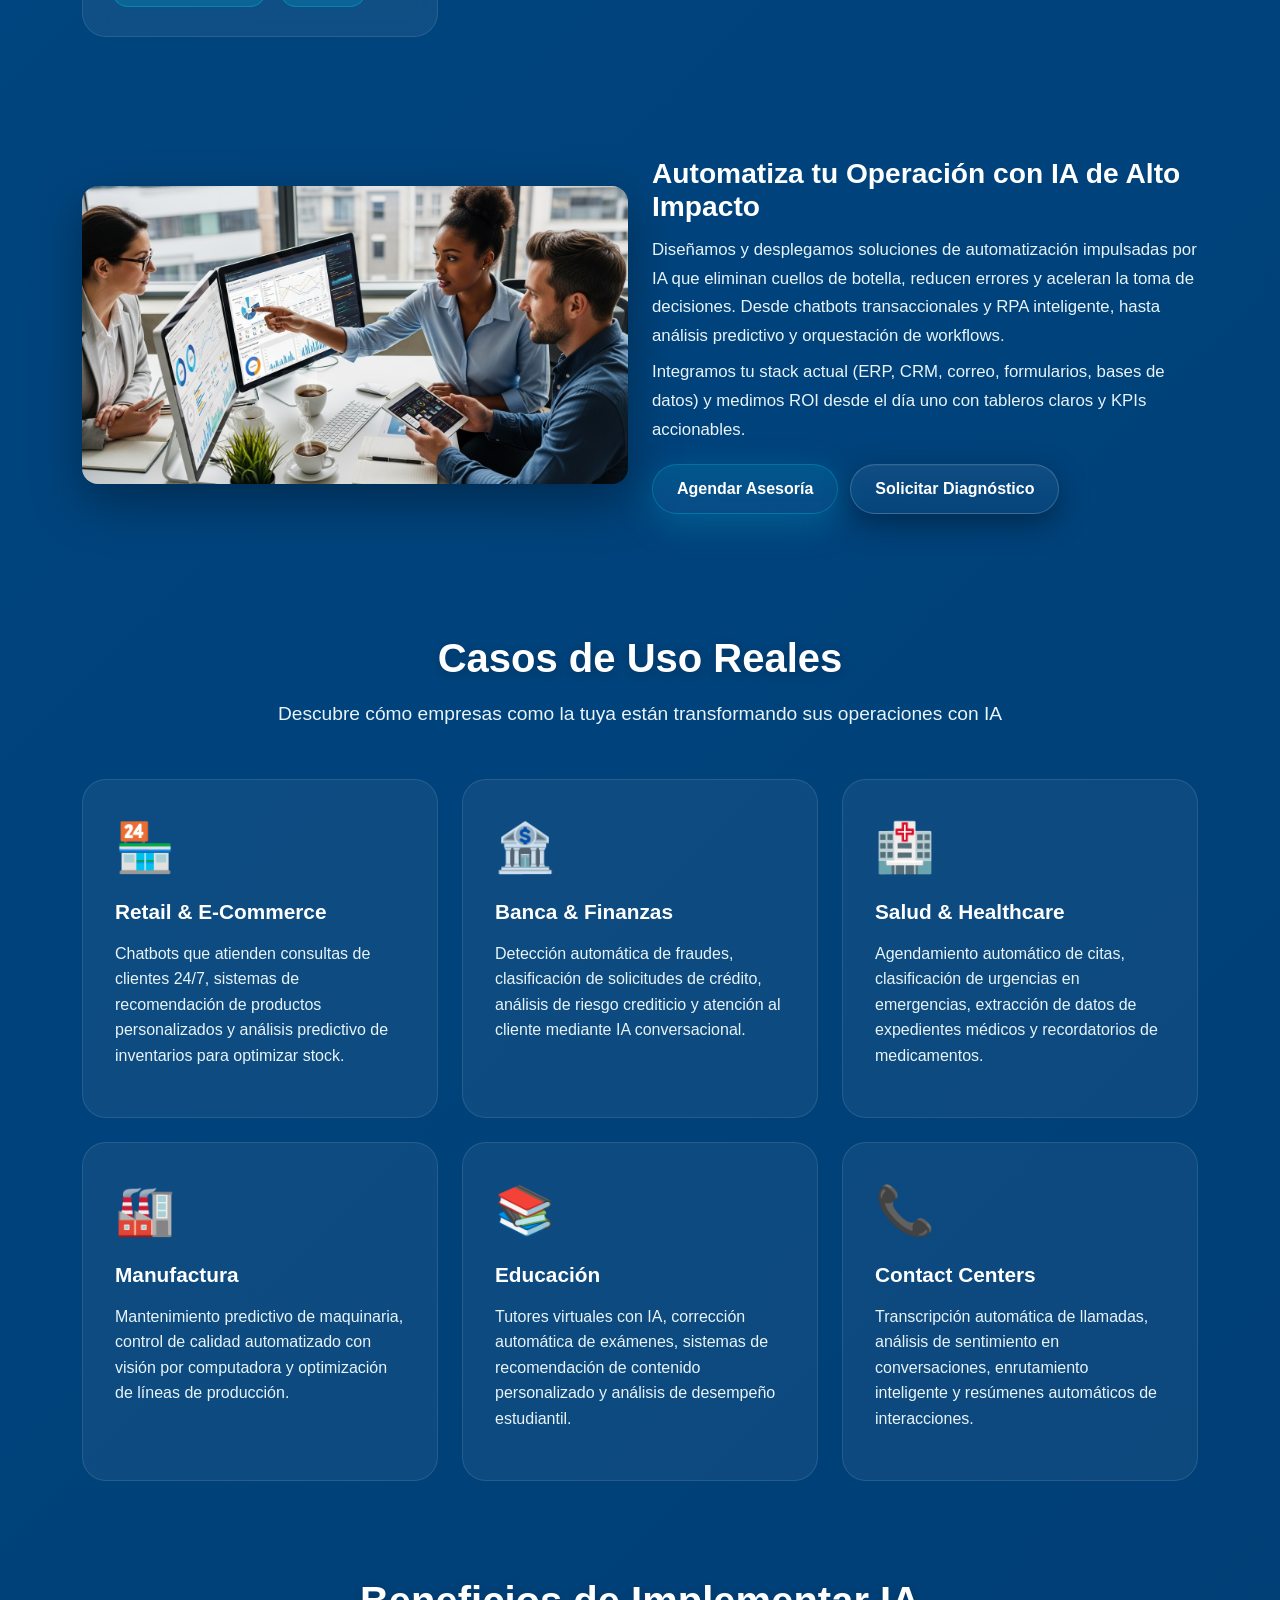
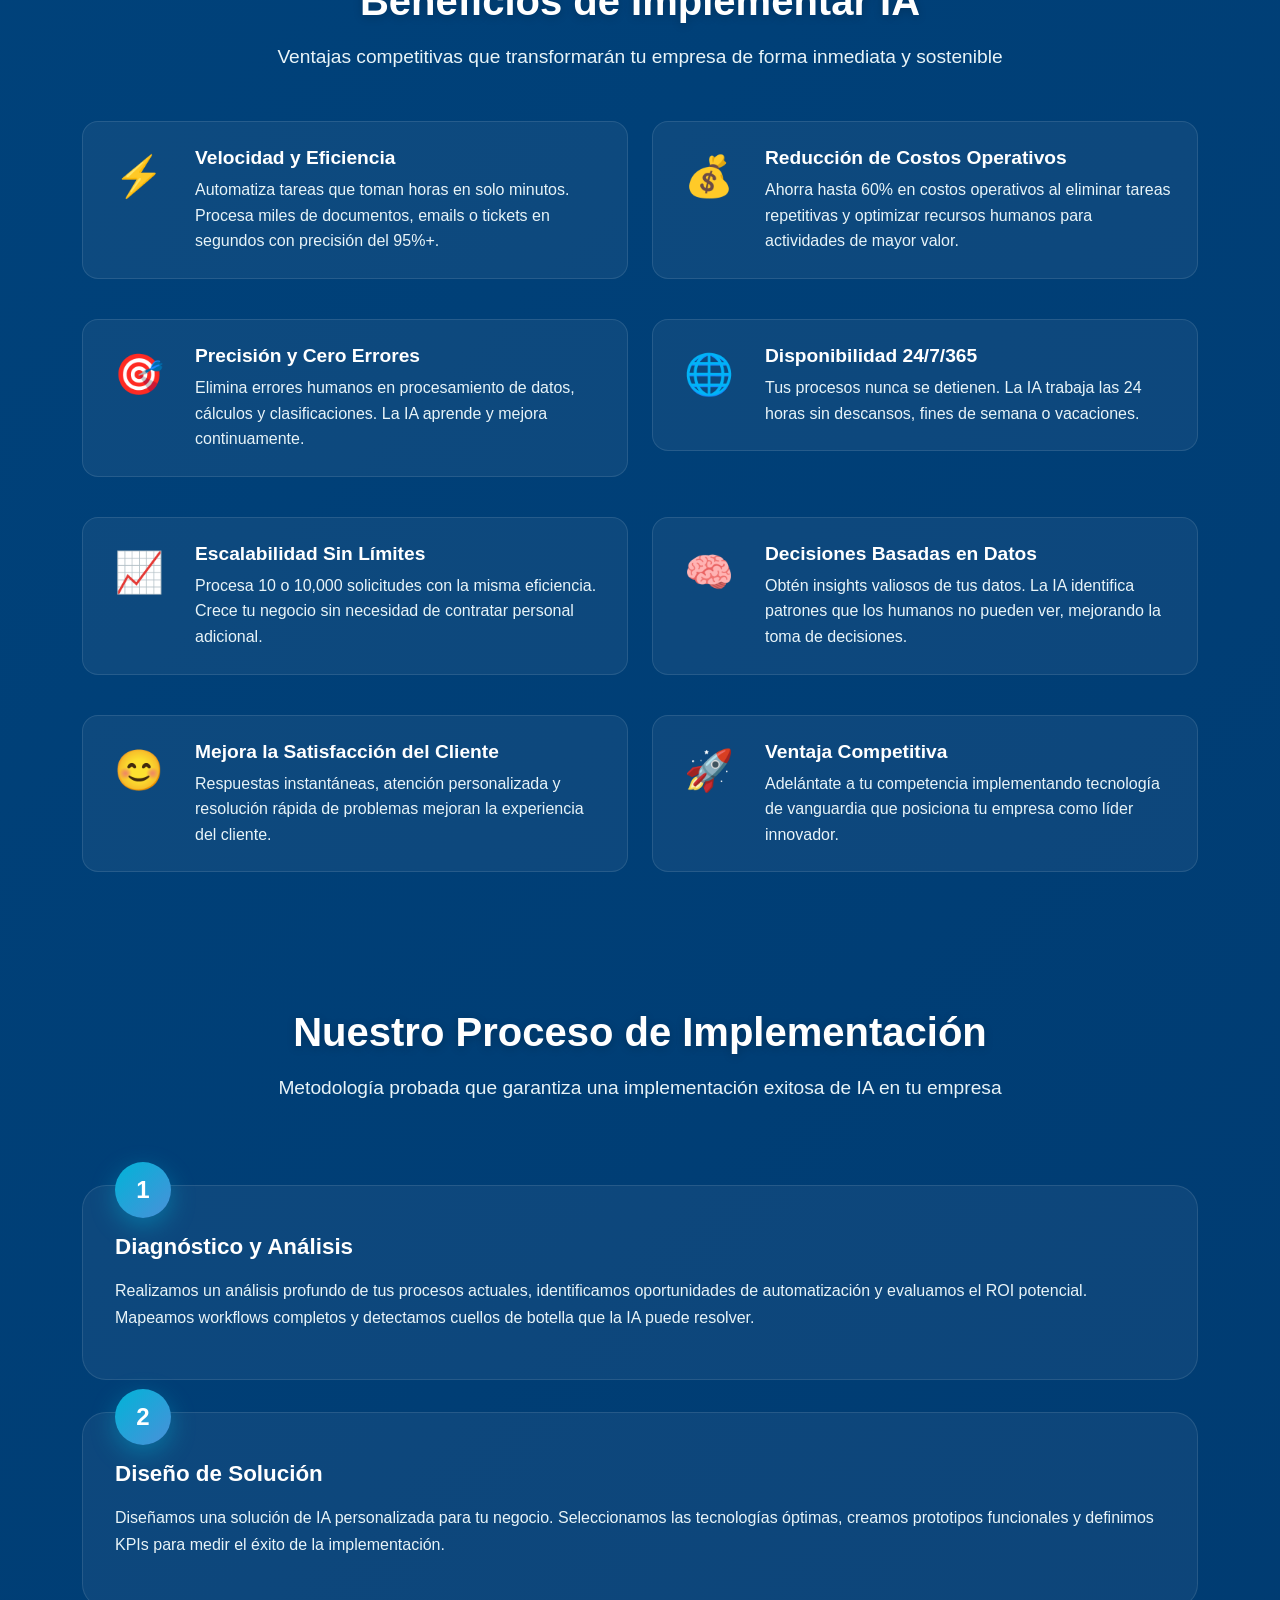
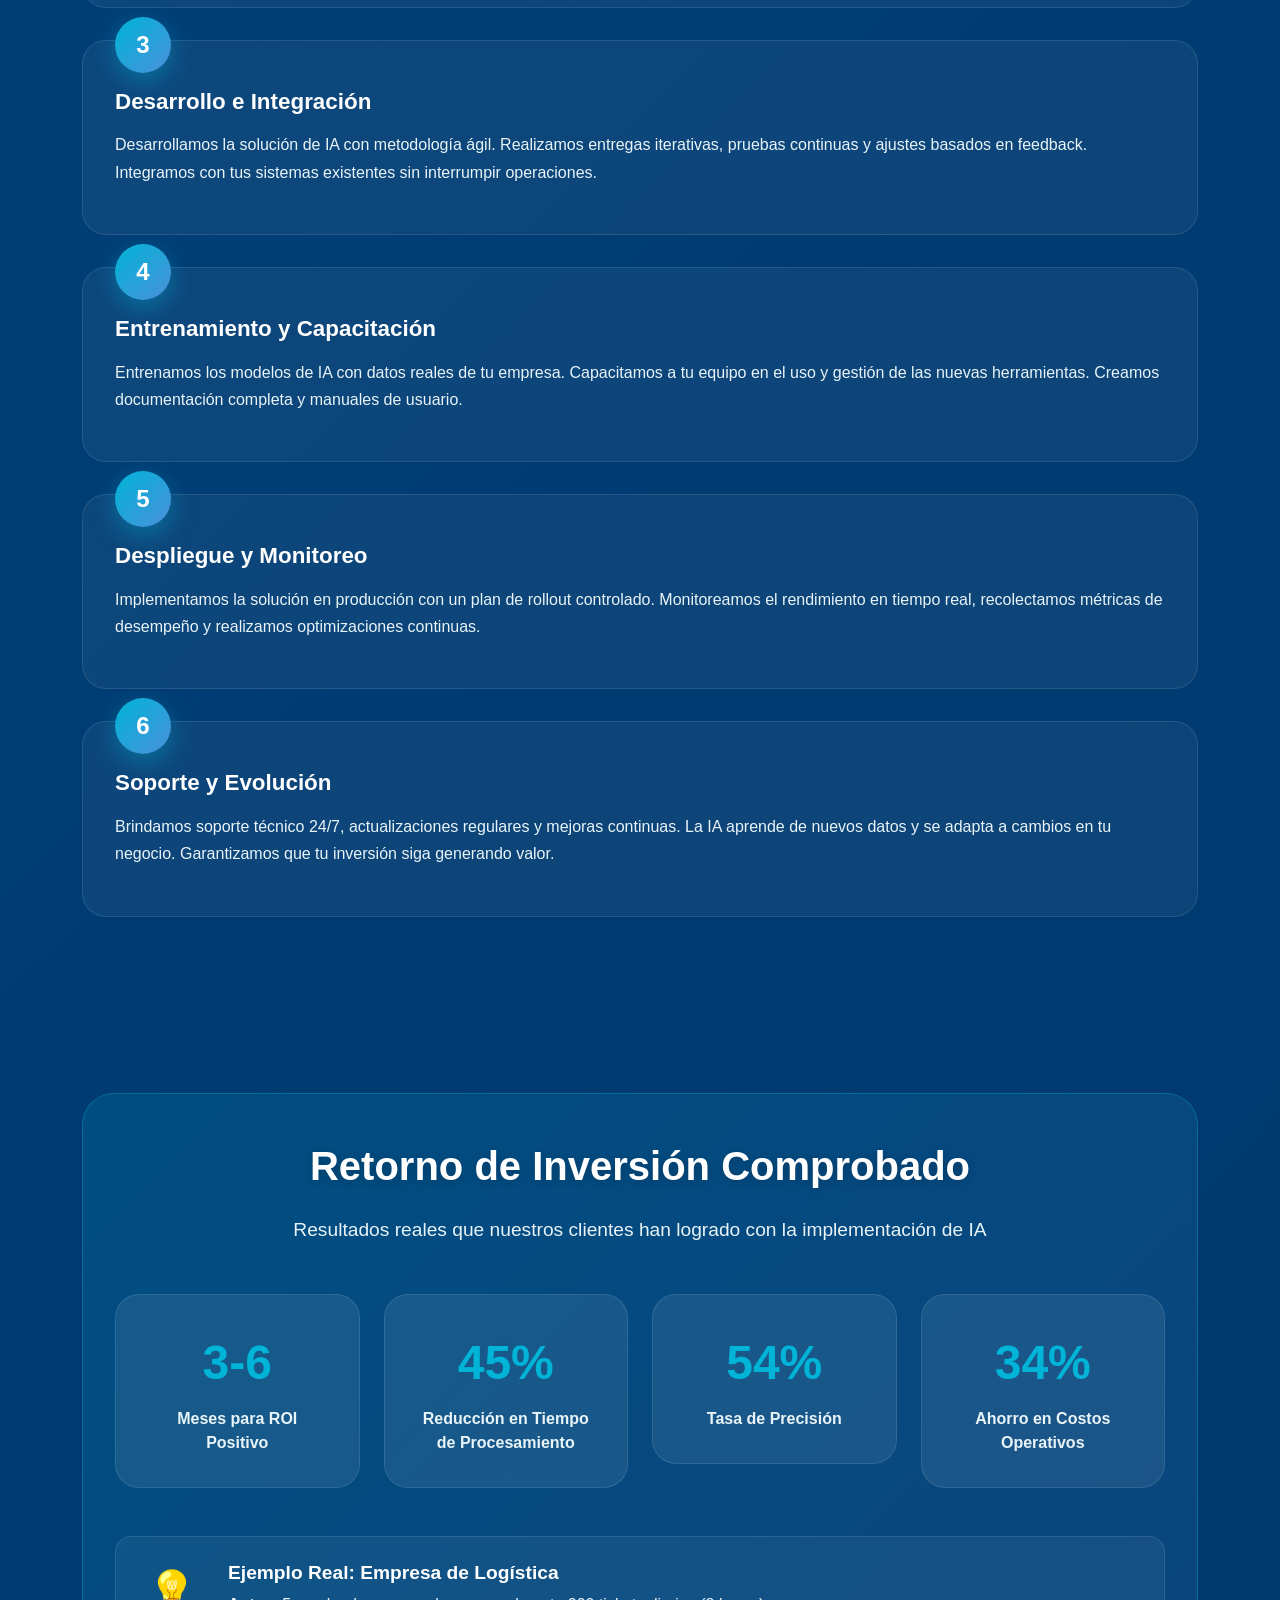
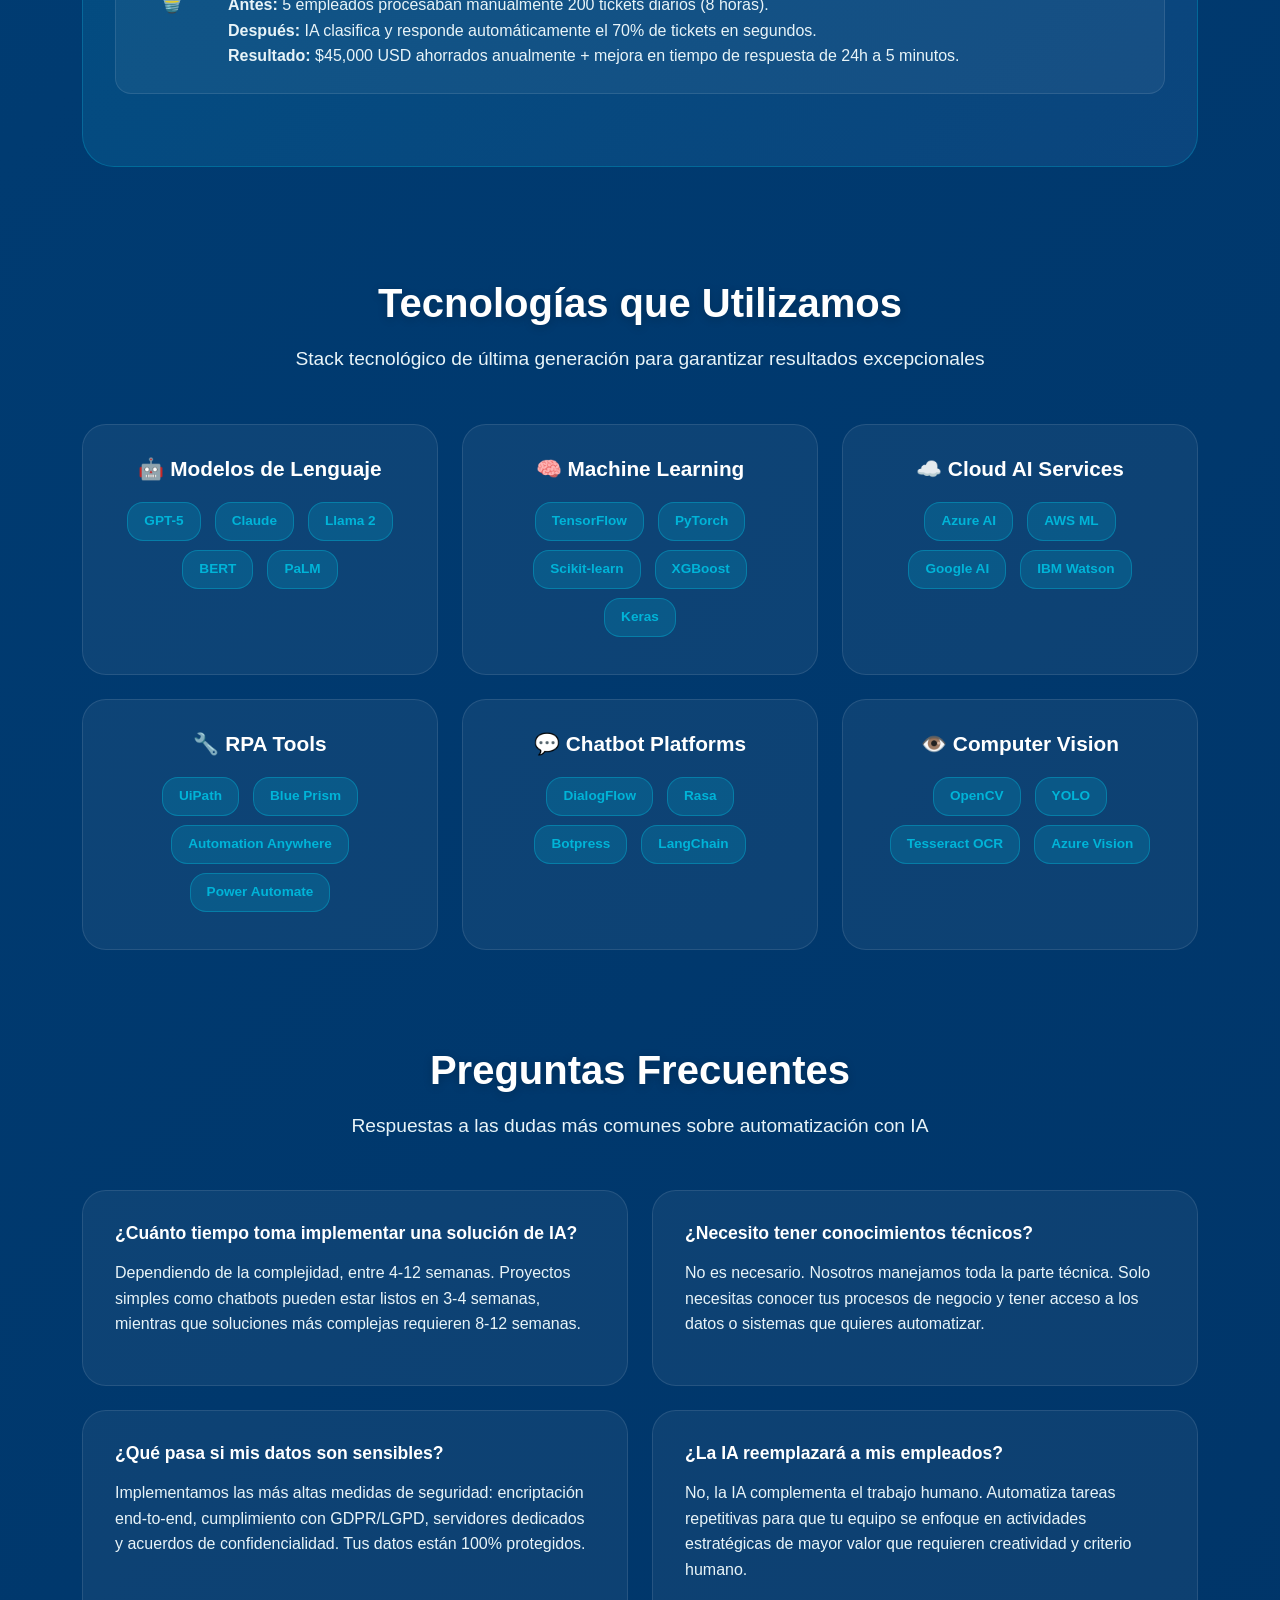
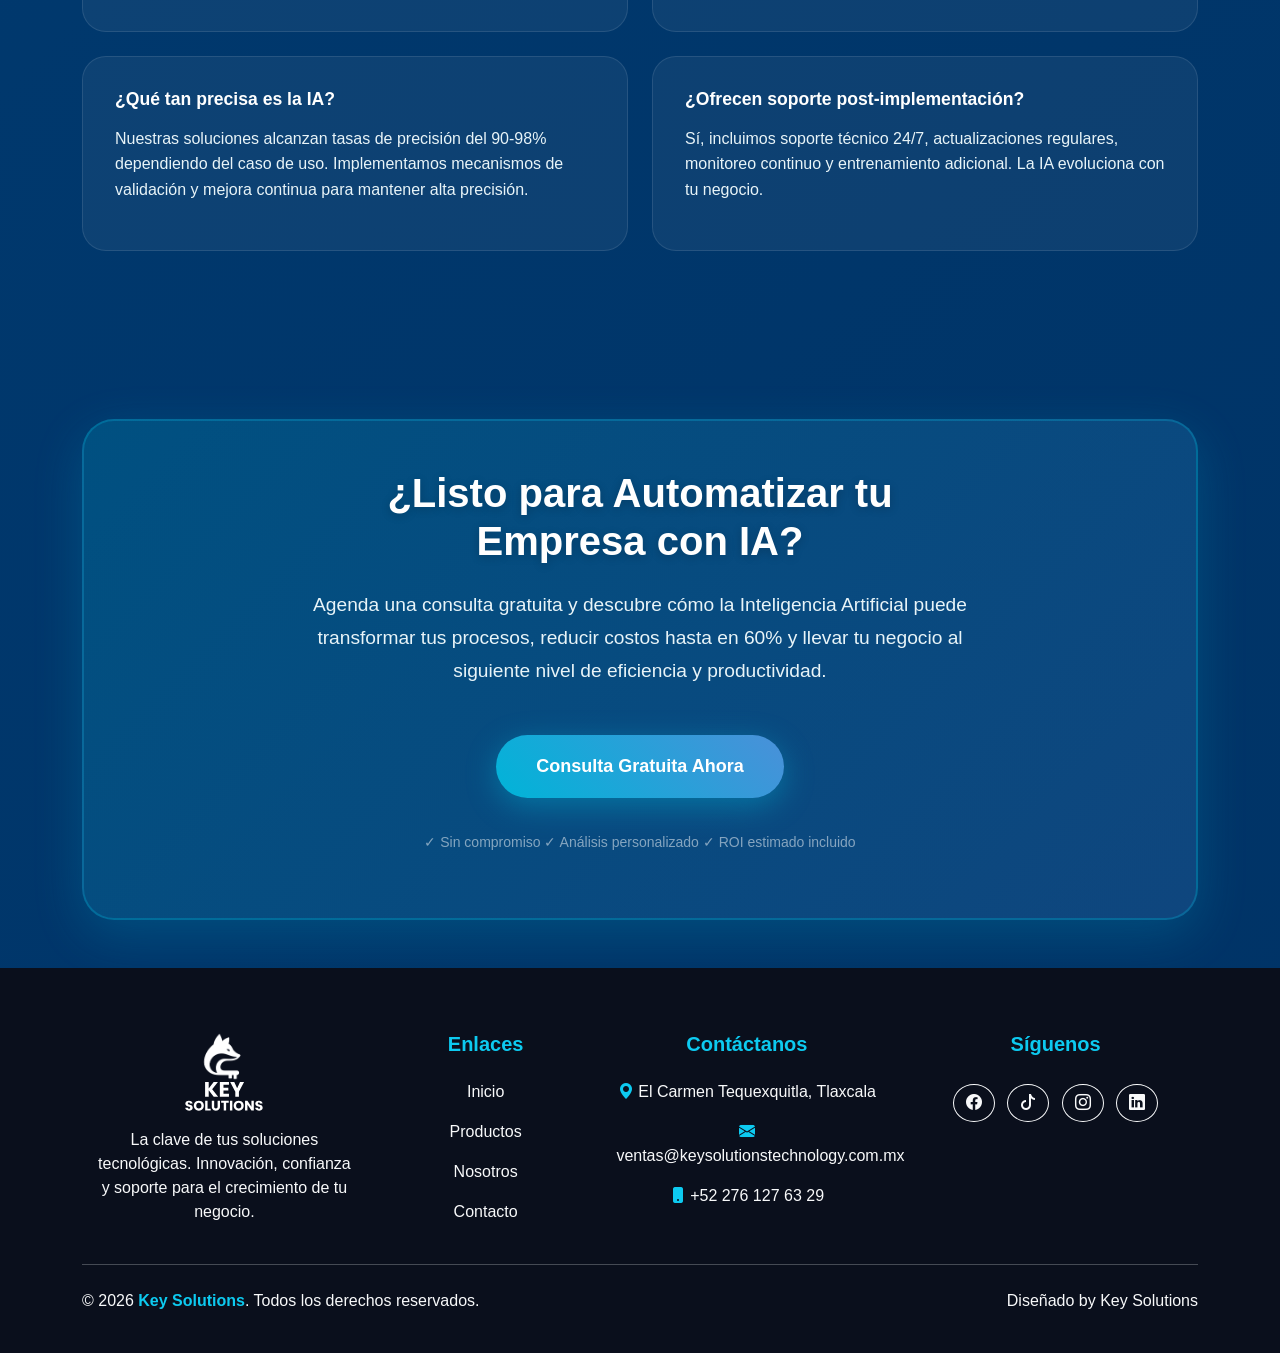
<file: assets/pages/Services/AutomatizacionConIA.html>
<!DOCTYPE html>
<html lang="en">

<head>
    <meta charset="UTF-8">
    <meta name="viewport" content="width=device-width, initial-scale=1.0">
    <title>Automatización Con IA</title>
    <!-- Favicon en PNG (opcional, mejor calidad) -->
    <link rel="icon" href="../../img/faticon.png" type="image/svg+xml">
    <!-- Bootstrap CSS -->
    <link rel="stylesheet" href="../../css/bootstrap.min.css">

    <!-- Tus estilos personalizados -->
    <link rel="stylesheet" href="../../css/style.css">
    <!-- Bootstrap Icons -->
    <link rel="stylesheet" href="https://cdn.jsdelivr.net/npm/bootstrap-icons@1.11.3/font/bootstrap-icons.css">
    <style>
        :root {
            --primary-blue: #004b87;
            --secondary-blue: #0066b3;
            --light-blue: #4a90d9;
            --dark-blue: #003366;
            --accent-cyan: #00b4d8;
            --text-light: #e8f4f8;
            --text-gray: #b0c4d4;
        }

        body {
            background: linear-gradient(135deg, #004b87 0%, #003366 100%);
            color: #ffffff;
            font-family: -apple-system, BlinkMacSystemFont, 'Segoe UI', Roboto, sans-serif;
            overflow-x: hidden;
        }

        /* Hero Section */
        .hero-section {
            position: relative;
            padding: 4rem 0 5rem;
            overflow: hidden;
        }

        .hero-section::before {
            content: '';
            position: absolute;
            top: 0;
            left: 0;
            right: 0;
            bottom: 0;
            background:
                radial-gradient(circle at 20% 30%, rgba(0, 180, 216, 0.15) 0%, transparent 50%),
                radial-gradient(circle at 80% 70%, rgba(74, 144, 217, 0.15) 0%, transparent 50%);
            pointer-events: none;
        }

        .contact-banner {
            background: linear-gradient(45deg, #25d366, #128c7e);
            padding: 0.75rem 1.5rem;
            border-radius: 50px;
            text-decoration: none;
            color: white !important;
            font-weight: 600;
            font-size: 0.875rem;
            box-shadow: 0 4px 20px rgba(37, 211, 102, 0.3);
            transition: all 0.3s ease;
            animation: pulse 2s infinite;
            display: inline-block;
        }

        @keyframes pulse {

            0%,
            100% {
                transform: scale(1);
            }

            50% {
                transform: scale(1.05);
            }
        }

        .contact-banner:hover {
            transform: translateY(-2px);
            box-shadow: 0 6px 25px rgba(37, 211, 102, 0.4);
            color: white !important;
        }

        .main-title {
            font-size: clamp(2.5rem, 5vw, 3.8rem);
            font-weight: 800;
            color: #ffffff;
            animation: fadeInUp 1s ease;
            letter-spacing: -0.02em;
            text-shadow: 0 4px 20px rgba(0, 0, 0, 0.2);
        }

        .hero-subtitle {
            color: var(--text-light);
            font-size: 1.3rem;
            line-height: 1.7;
            animation: fadeInUp 1s ease 0.2s both;
        }

        /* Stats Section */
        .stats-section {
            background: rgba(255, 255, 255, 0.08);
            border-radius: 2rem;
            padding: 3rem 2rem;
            margin: 4rem 0;
            border: 1px solid rgba(255, 255, 255, 0.1);
            backdrop-filter: blur(10px);
        }

        .stat-card {
            text-align: center;
            padding: 1.5rem;
        }

        .stat-number {
            font-size: 3.5rem;
            font-weight: 800;
            color: var(--accent-cyan);
            margin-bottom: 0.5rem;
            display: block;
            text-shadow: 0 0 30px rgba(0, 180, 216, 0.5);
        }

        .stat-label {
            color: var(--text-light);
            font-size: 1rem;
            font-weight: 600;
        }

        /* Service Cards */
        .service-card {
            background: rgba(255, 255, 255, 0.06);
            backdrop-filter: blur(10px);
            border: 1px solid rgba(255, 255, 255, 0.1);
            border-radius: 1.5rem;
            transition: all 0.4s cubic-bezier(0.4, 0, 0.2, 1);
            position: relative;
            overflow: hidden;
            height: 100%;
            animation: fadeInUp 0.6s ease both;
        }

        .service-card::before {
            content: '';
            position: absolute;
            top: 0;
            left: 0;
            right: 0;
            bottom: 0;
            background: linear-gradient(135deg, rgba(0, 180, 216, 0.1), rgba(74, 144, 217, 0.1));
            opacity: 0;
            transition: opacity 0.3s ease;
        }

        .service-card:hover {
            transform: translateY(-10px) scale(1.02);
            box-shadow: 0 25px 70px rgba(0, 180, 216, 0.3);
            border-color: rgba(0, 180, 216, 0.5);
        }

        .service-card:hover::before {
            opacity: 1;
        }

        .service-icon {
            font-size: 4rem;
            margin-bottom: 1.5rem;
            display: block;
            position: relative;
            z-index: 1;
            filter: drop-shadow(0 4px 15px rgba(0, 180, 216, 0.3));
        }

        .service-title {
            font-size: 1.5rem;
            font-weight: 700;
            color: #ffffff;
            margin-bottom: 1rem;
            position: relative;
            z-index: 1;
        }

        .service-description {
            color: var(--text-light);
            line-height: 1.7;
            font-size: 1rem;
            position: relative;
            z-index: 1;
        }

        .service-features {
            position: relative;
            z-index: 1;
        }

        .service-features li {
            color: var(--text-gray);
            font-size: 0.95rem;
            position: relative;
            padding-left: 1.5rem;
            margin-bottom: 0.75rem;
        }

        .service-features li::before {
            content: '✓';
            color: var(--accent-cyan);
            font-weight: bold;
            position: absolute;
            left: 0;
            font-size: 1.2rem;
        }

        .tech-badge {
            background: rgba(0, 180, 216, 0.2);
            border: 1px solid rgba(0, 180, 216, 0.4);
            border-radius: 1rem;
            padding: 0.5rem 1rem;
            display: inline-block;
            margin: 0.3rem;
            color: var(--accent-cyan);
            font-weight: 600;
            font-size: 0.85rem;
            transition: all 0.3s ease;
        }

        .tech-badge:hover {
            background: rgba(0, 180, 216, 0.3);
            transform: translateY(-2px);
        }

        /* Use Cases Section */
        .use-case-card {
            background: rgba(255, 255, 255, 0.05);
            border: 1px solid rgba(255, 255, 255, 0.1);
            border-radius: 1.5rem;
            padding: 2rem;
            transition: all 0.3s ease;
            height: 100%;
        }

        .use-case-card:hover {
            background: rgba(255, 255, 255, 0.08);
            border-color: rgba(0, 180, 216, 0.3);
            transform: translateY(-5px);
        }

        .use-case-icon {
            font-size: 3rem;
            margin-bottom: 1rem;
        }

        .use-case-title {
            font-size: 1.3rem;
            font-weight: 700;
            margin-bottom: 1rem;
            color: #ffffff;
        }

        .use-case-text {
            color: var(--text-light);
            line-height: 1.6;
        }

        /* Benefits Section */
        .benefit-item {
            display: flex;
            align-items: flex-start;
            gap: 1.5rem;
            padding: 1.5rem;
            background: rgba(255, 255, 255, 0.05);
            border-radius: 1rem;
            margin-bottom: 1.5rem;
            border: 1px solid rgba(255, 255, 255, 0.1);
            transition: all 0.3s ease;
        }

        .benefit-item:hover {
            background: rgba(255, 255, 255, 0.08);
            transform: translateX(10px);
            border-color: rgba(0, 180, 216, 0.3);
        }

        .benefit-icon {
            font-size: 2.5rem;
            min-width: 4rem;
            text-align: center;
        }

        .benefit-content h4 {
            font-size: 1.2rem;
            font-weight: 700;
            margin-bottom: 0.5rem;
            color: #ffffff;
        }

        .benefit-content p {
            color: var(--text-light);
            margin: 0;
            line-height: 1.6;
        }

        /* Process Section */
        .process-timeline {
            position: relative;
            padding: 2rem 0;
        }

        .process-step {
            position: relative;
            padding: 2rem;
            margin-bottom: 2rem;
            background: rgba(255, 255, 255, 0.05);
            border-radius: 1.5rem;
            border: 1px solid rgba(255, 255, 255, 0.1);
            transition: all 0.3s ease;
        }

        .process-step:hover {
            background: rgba(255, 255, 255, 0.08);
            border-color: rgba(0, 180, 216, 0.3);
        }

        .step-number {
            position: absolute;
            top: -1.5rem;
            left: 2rem;
            width: 3.5rem;
            height: 3.5rem;
            background: linear-gradient(135deg, var(--accent-cyan), var(--light-blue));
            border-radius: 50%;
            display: flex;
            align-items: center;
            justify-content: center;
            font-size: 1.5rem;
            font-weight: 800;
            box-shadow: 0 8px 25px rgba(0, 180, 216, 0.4);
        }

        .step-title {
            font-size: 1.4rem;
            font-weight: 700;
            margin-top: 1rem;
            margin-bottom: 1rem;
            color: #ffffff;
        }

        .step-description {
            color: var(--text-light);
            line-height: 1.7;
        }

        /* ROI Calculator */
        .roi-section {
            background: linear-gradient(135deg, rgba(0, 180, 216, 0.15), rgba(74, 144, 217, 0.15));
            border-radius: 2rem;
            padding: 3rem 2rem;
            margin: 4rem 0;
            border: 1px solid rgba(0, 180, 216, 0.3);
        }

        .roi-card {
            background: rgba(255, 255, 255, 0.08);
            border-radius: 1.5rem;
            padding: 2rem;
            text-align: center;
            border: 1px solid rgba(255, 255, 255, 0.1);
        }

        .roi-number {
            font-size: 3rem;
            font-weight: 800;
            color: var(--accent-cyan);
            margin-bottom: 0.5rem;
        }

        .roi-label {
            color: var(--text-light);
            font-size: 1rem;
            font-weight: 600;
        }

        /* Section Titles */
        .section-title {
            font-size: 2.5rem;
            font-weight: 800;
            text-align: center;
            margin-bottom: 1rem;
            color: #ffffff;
            text-shadow: 0 2px 10px rgba(0, 0, 0, 0.2);
        }

        .section-subtitle {
            text-align: center;
            color: var(--text-light);
            font-size: 1.2rem;
            margin-bottom: 3rem;
            max-width: 800px;
            margin-left: auto;
            margin-right: auto;
            line-height: 1.7;
        }

        /* CTA Section */
        .cta-section {
            background: linear-gradient(135deg, rgba(0, 180, 216, 0.2), rgba(74, 144, 217, 0.2));
            border-radius: 2rem;
            border: 2px solid rgba(0, 180, 216, 0.3);
            box-shadow: 0 15px 50px rgba(0, 180, 216, 0.2);
        }

        .btn-cta {
            background: linear-gradient(45deg, var(--accent-cyan), var(--light-blue));
            border: none;
            padding: 1.125rem 2.5rem;
            border-radius: 50px;
            font-weight: 700;
            font-size: 1.125rem;
            transition: all 0.3s ease;
            box-shadow: 0 8px 30px rgba(0, 180, 216, 0.4);
            text-decoration: none;
            color: white !important;
            display: inline-block;
        }

        .btn-cta:hover {
            transform: translateY(-3px);
            box-shadow: 0 12px 40px rgba(0, 180, 216, 0.6);
            color: white !important;
        }

        /* Animations */
        @keyframes fadeInUp {
            from {
                opacity: 0;
                transform: translateY(30px);
            }

            to {
                opacity: 1;
                transform: translateY(0);
            }
        }

        .service-card:nth-child(1) {
            animation-delay: 0.1s;
        }

        .service-card:nth-child(2) {
            animation-delay: 0.2s;
        }

        .service-card:nth-child(3) {
            animation-delay: 0.3s;
        }

        .service-card:nth-child(4) {
            animation-delay: 0.4s;
        }

        .service-card:nth-child(5) {
            animation-delay: 0.5s;
        }

        .service-card:nth-child(6) {
            animation-delay: 0.6s;
        }

        .service-card:nth-child(7) {
            animation-delay: 0.7s;
        }

        .service-card:nth-child(8) {
            animation-delay: 0.8s;
        }

        /* Responsive */
        @media (max-width: 991px) {
            .contact-banner {
                position: static !important;
                display: inline-block;
                top: auto !important;
                right: auto !important;
            }

            .hero-section {
                padding: 2rem 0 3rem;
            }

            .stat-number {
                font-size: 2.5rem;
            }

            .section-title {
                font-size: 2rem;
            }

            .main-title {
                font-size: 2.2rem;
            }
        }

        /* AI Feature Section */
        .ai-feature {
            padding: 4.5rem 0;
        }

        .ai-feature-img {
            display: flex;
            align-items: center;
            justify-content: center;
        }

        .ai-feature-img img {
            width: 100%;
            max-height: 380px;
            object-fit: contain;
            border-radius: 1rem;
            background: linear-gradient(180deg, rgba(255, 255, 255, 0.03), rgba(0, 0, 0, 0.05));
            box-shadow: 0 18px 50px rgba(0, 0, 0, 0.35);
        }

        .ai-feature-body {
            display: flex;
            flex-direction: column;
            justify-content: center;
        }

        .ai-feature-title {
            font-size: clamp(1.6rem, 2.2vw, 2rem);
            font-weight: 800;
            color: #fff;
            margin-bottom: 0.75rem;
        }

        .ai-feature-text {
            color: var(--text-light);
            line-height: 1.7;
            font-size: 1.05rem;
            margin-bottom: 0.5rem;
        }

        .btn-row {
            display: flex;
            gap: 12px;
            flex-wrap: wrap;
            align-items: center;
            margin-top: 0.75rem;
        }

        @media (max-width: 991px) {
            .btn-row {
                justify-content: center;
            }
        }

        /* Liquid Glass Button */
        .glass-btn {
            display: inline-block;
            padding: 12px 24px;
            color: #fff;
            text-decoration: none;
            font-weight: 800;
            border-radius: 999px;
            position: relative;
            overflow: hidden;
            backdrop-filter: blur(10px) saturate(120%);
            -webkit-backdrop-filter: blur(10px) saturate(120%);
            background: linear-gradient(180deg, rgba(255, 255, 255, 0.06), rgba(255, 255, 255, 0.02));
            border: 1px solid rgba(255, 255, 255, 0.18);
            box-shadow: 0 10px 30px rgba(0, 0, 0, 0.35), inset 0 1px 0 rgba(255, 255, 255, 0.05);
            transition: transform 220ms cubic-bezier(.2, .9, .2, 1), box-shadow 220ms ease, background 220ms ease;
        }

        .glass-btn.primary {
            background: linear-gradient(180deg, rgba(0, 180, 216, 0.18), rgba(74, 144, 217, 0.12));
            border-color: rgba(0, 180, 216, 0.35);
            box-shadow: 0 10px 35px rgba(0, 180, 216, 0.25);
        }

        .glass-btn::after {
            content: '';
            position: absolute;
            left: -60%;
            top: -10%;
            width: 40%;
            height: 130%;
            background: linear-gradient(120deg, rgba(255, 255, 255, 0.25), rgba(255, 255, 255, 0.02));
            transform: rotate(20deg);
            transition: left 420ms ease;
            pointer-events: none;
        }

        .glass-btn:hover,
        .glass-btn:focus {
            transform: translateY(-3px) scale(1.02);
            box-shadow: 0 18px 55px rgba(0, 0, 0, 0.45);
        }

        .glass-btn.primary:hover,
        .glass-btn.primary:focus {
            box-shadow: 0 22px 60px rgba(0, 180, 216, 0.35);
            background: linear-gradient(180deg, rgba(0, 180, 216, 0.24), rgba(74, 144, 217, 0.18));
        }

        .glass-btn:hover::after,
        .glass-btn:focus::after {
            left: 120%;
        }

        .glass-btn:focus {
            outline: 3px solid rgba(0, 180, 216, 0.18);
            outline-offset: 3px;
        }
    </style>
</head>

<body>
    <nav class="navbar navbar-expand-lg  navbar-dark bg-transparent fixed-top">
        <div class="container-fluid">
            <!-- LOGO -->
            <a class="navbar-brand" href="../../../index.html">
                <img src="../../img/icono.svg" alt="Icono Key Solutions" height="65">
            </a>

            <!-- Botón hamburguesa -->
            <button class="navbar-toggler" type="button" data-bs-toggle="collapse"
                data-bs-target="#navbarSupportedContent" aria-controls="navbarSupportedContent" aria-expanded="false"
                aria-label="Toggle navigation">
                <span class="navbar-toggler-icon"></span>
            </button>

            <!-- Menú -->
            <div class="collapse navbar-collapse" id="navbarSupportedContent">
                <ul class="navbar-nav ms-auto mb-2 mb-lg-0">
                    <li class="nav-item"><a class="nav-link" href="../../../index.html">Inicio</a></li>
                    <li class="nav-item dropdown">
                        <a class="nav-link dropdown-toggle active" href="#" role="button" data-bs-toggle="dropdown"
                            aria-expanded="false">Servicios</a>
                        <ul class="dropdown-menu">
                            <li><a class="dropdown-item" href="ConsultoriaTecnologica.html">Consultoría
                                    Tecnológica</a></li>
                            <li>
                                <hr class="dropdown-divider">
                            </li>
                            <li><a class="dropdown-item" href="DesarrolloSoftware.html">Desarrollo
                                    de
                                    Software</a></li>
                            <li>
                                <hr class="dropdown-divider">
                            </li>
                            <li><a class="dropdown-item active" href="#">Automatización
                                    de
                                    Procesos
                                    con
                                    IA</a></li>
                            <li>
                                <hr class="dropdown-divider">
                            </li>
                            <li><a class="dropdown-item" href="SitiosWeb.html">Páginas
                                    y
                                    Sitios
                                    Web</a></li>
                            <li>
                                <hr class="dropdown-divider">
                            </li>
                            <li><a class="dropdown-item" href="RecuperacionDatos.html">Recuperación
                                    de
                                    datos</a>
                            </li>
                            <li>
                                <hr class="dropdown-divider">
                            </li>
                            <li><a class="dropdown-item" href="SoporteTecnicoRemoto.html">Soporte
                                    Técnico Remoto</a></li>
                            <li>
                                <hr class="dropdown-divider">
                            </li>
                            <li><a class="dropdown-item" href="MantenimientoPreventivoCorrectivo.html">Mantenimiento
                                    Preventivo
                                    y
                                    Correctivo</a></li>
                            <li>
                                <hr class="dropdown-divider">
                            </li>
                            <li><a class="dropdown-item" href="InfraestructuraRed.html">Infraestructura
                                    de
                                    Red</a>
                            </li>
                            <li>
                                <hr class="dropdown-divider">
                            </li>
                            <li><a class="dropdown-item" href="InstalacionCamarasVideovigilancia.html">Instalación
                                    de
                                    Cámaras
                                    de
                                    Videovigilancia</a></li>
                        </ul>
                    </li>
                    <li class="nav-item"><a class="nav-link" href="../Productos.html">Productos</a>
                    </li>
                    <li class="nav-item"><a class="nav-link" href="../Nosotros.html">Nosotros</a></li>
                    <li class="nav-item"><a class="nav-link " href="../Contacto.html">Contacto</a></li>
                </ul>
            </div>
        </div>
    </nav>
    <!-- Hero Section -->
    <section class="hero-section mt-5">
        <div class="container mb-3 mt-4 text-center">
            <a href="https://wa.me/5212761276329?text=Hola!%20Quiero%20más%20información" class="contact-banner"
                target="_blank">
                ¡Cotiza ahora! 📱 276 127 6329
            </a>
        </div>
        <div class="container position-relative">
            <div class="row justify-content-center text-center">
                <div class="col-lg-10">
                    <h1 class="main-title mb-4">Automatización de Procesos con IA</h1>
                    <p class="hero-subtitle mb-5">
                        Transforma tu empresa con Inteligencia Artificial de última generación.
                        Automatiza tareas repetitivas, optimiza procesos y libera el potencial de tu equipo
                        para enfocarse en lo que realmente importa: hacer crecer tu negocio.
                    </p>
                </div>
            </div>
        </div>
    </section>

    <!-- Stats Section -->
    <section class="container">
        <div class="stats-section">
            <div class="row">
                <div class="col-6 col-md-3">
                    <div class="stat-card">
                        <span class="stat-number">80%</span>
                        <div class="stat-label">Reducción de Tiempo</div>
                    </div>
                </div>
                <div class="col-6 col-md-3">
                    <div class="stat-card">
                        <span class="stat-number">95%</span>
                        <div class="stat-label">Precisión en Tareas</div>
                    </div>
                </div>
                <div class="col-6 col-md-3">
                    <div class="stat-card">
                        <span class="stat-number">60%</span>
                        <div class="stat-label">Ahorro en Costos</div>
                    </div>
                </div>
                <div class="col-6 col-md-3">
                    <div class="stat-card">
                        <span class="stat-number">24/7</span>
                        <div class="stat-label">Operación Continua</div>
                    </div>
                </div>
            </div>
        </div>
    </section>

    <!-- Services Section -->
    <section class="py-5">
        <div class="container">
            <h2 class="section-title">Soluciones de IA para tu Negocio</h2>
            <p class="section-subtitle">
                Implementamos tecnologías de Inteligencia Artificial que revolucionan la forma
                en que tu empresa opera, optimizando cada aspecto de tus procesos
            </p>

            <div class="row g-4">
                <!-- Servicio 1 -->
                <div class="col-lg-6 col-xl-4">
                    <div class="service-card p-4">
                        <div class="service-icon">🤖</div>
                        <h3 class="service-title">Chatbots Inteligentes para Atención al Cliente</h3>
                        <p class="service-description mb-3">
                            Respuesta automática a preguntas frecuentes, soporte 24/7, integración
                            con WhatsApp o sitio web para mejorar la experiencia del cliente.
                        </p>
                        <ul class="service-features list-unstyled mb-3">
                            <li>Atención 24/7 sin descanso</li>
                            <li>Respuestas en tiempo real</li>
                            <li>Integración WhatsApp Business</li>
                            <li>Múltiples idiomas</li>
                            <li>Transferencia a humanos cuando sea necesario</li>
                        </ul>
                        <div>
                            <span class="tech-badge">GPT-4</span>
                            <span class="tech-badge">DialogFlow</span>
                            <span class="tech-badge">Rasa</span>
                            <span class="tech-badge">WhatsApp API</span>
                        </div>
                    </div>
                </div>

                <!-- Servicio 2 -->
                <div class="col-lg-6 col-xl-4">
                    <div class="service-card p-4">
                        <div class="service-icon">📧</div>
                        <h3 class="service-title">Clasificación Automática de Correos o Tickets</h3>
                        <p class="service-description mb-3">
                            Sistema que lee correos entrantes y los deriva automáticamente según
                            tema o urgencia, optimizando tiempos de respuesta.
                        </p>
                        <ul class="service-features list-unstyled mb-3">
                            <li>Clasificación inteligente por prioridad</li>
                            <li>Detección de urgencias automática</li>
                            <li>Enrutamiento a departamentos</li>
                            <li>Análisis de sentimiento</li>
                            <li>Respuestas sugeridas con IA</li>
                        </ul>
                        <div>
                            <span class="tech-badge">NLP</span>
                            <span class="tech-badge">TensorFlow</span>
                            <span class="tech-badge">Zendesk AI</span>
                            <span class="tech-badge">BERT</span>
                        </div>
                    </div>
                </div>

                <!-- Servicio 3 -->
                <div class="col-lg-6 col-xl-4">
                    <div class="service-card p-4">
                        <div class="service-icon">📊</div>
                        <h3 class="service-title">Generación Automática de Reportes</h3>
                        <p class="service-description mb-3">
                            Creación de informes PDF o Excel a partir de bases de datos o
                            formularios llenados, eliminando trabajo manual repetitivo.
                        </p>
                        <ul class="service-features list-unstyled mb-3">
                            <li>Reportes programados automáticos</li>
                            <li>Múltiples formatos (PDF, Excel, Word)</li>
                            <li>Visualizaciones de datos dinámicas</li>
                            <li>Distribución automática por email</li>
                            <li>Personalización por usuario/rol</li>
                        </ul>
                        <div>
                            <span class="tech-badge">Power Automate</span>
                            <span class="tech-badge">Python</span>
                            <span class="tech-badge">Pandas</span>
                            <span class="tech-badge">ReportLab</span>
                        </div>
                    </div>
                </div>

                <!-- Servicio 4 -->
                <div class="col-lg-6 col-xl-4">
                    <div class="service-card p-4">
                        <div class="service-icon">🧠</div>
                        <h3 class="service-title">Análisis de Datos con IA para Toma de Decisiones</h3>
                        <p class="service-description mb-3">
                            Herramientas que interpretan datos históricos y generan recomendaciones
                            o alertas para decisiones estratégicas informadas.
                        </p>
                        <ul class="service-features list-unstyled mb-3">
                            <li>Análisis predictivo avanzado</li>
                            <li>Detección de patrones ocultos</li>
                            <li>Forecasting de ventas</li>
                            <li>Alertas inteligentes en tiempo real</li>
                            <li>Recomendaciones automatizadas</li>
                        </ul>
                        <div>
                            <span class="tech-badge">Machine Learning</span>
                            <span class="tech-badge">Prophet</span>
                            <span class="tech-badge">Scikit-learn</span>
                            <span class="tech-badge">Power BI AI</span>
                        </div>
                    </div>
                </div>

                <!-- Servicio 5 -->
                <div class="col-lg-6 col-xl-4">
                    <div class="service-card p-4">
                        <div class="service-icon">📋</div>
                        <h3 class="service-title">Automatización de Procesos Administrativos</h3>
                        <p class="service-description mb-3">
                            Relleno de formatos, organización de archivos, alertas automáticas y
                            eliminación de tareas repetitivas que consumen tiempo valioso.
                        </p>
                        <ul class="service-features list-unstyled mb-3">
                            <li>RPA para tareas repetitivas</li>
                            <li>Gestión documental automatizada</li>
                            <li>Validación automática de datos</li>
                            <li>Workflows inteligentes</li>
                            <li>Notificaciones programadas</li>
                        </ul>
                        <div>
                            <span class="tech-badge">UiPath</span>
                            <span class="tech-badge">Blue Prism</span>
                            <span class="tech-badge">Automation Anywhere</span>
                            <span class="tech-badge">Zapier</span>
                        </div>
                    </div>
                </div>

                <!-- Servicio 6 -->
                <div class="col-lg-6 col-xl-4">
                    <div class="service-card p-4">
                        <div class="service-icon">🔍</div>
                        <h3 class="service-title">Reconocimiento Óptico de Caracteres (OCR)</h3>
                        <p class="service-description mb-3">
                            Extracción automática de texto de documentos escaneados, facturas o
                            imágenes para digitalización y procesamiento inteligente.
                        </p>
                        <ul class="service-features list-unstyled mb-3">
                            <li>Digitalización de documentos físicos</li>
                            <li>Extracción de datos estructurados</li>
                            <li>Procesamiento de facturas</li>
                            <li>Reconocimiento de firmas</li>
                            <li>Búsqueda en documentos escaneados</li>
                        </ul>
                        <div>
                            <span class="tech-badge">Tesseract OCR</span>
                            <span class="tech-badge">Azure AI Vision</span>
                            <span class="tech-badge">Google Vision</span>
                            <span class="tech-badge">ABBYY</span>
                        </div>
                    </div>
                </div>

                <!-- Servicio 7 -->
                <div class="col-lg-6 col-xl-4">
                    <div class="service-card p-4">
                        <div class="service-icon">🎯</div>
                        <h3 class="service-title">Asistentes Virtuales Inteligentes</h3>
                        <p class="service-description mb-3">
                            Asistentes de IA que ayudan a empleados con búsqueda de información,
                            programación de citas, recordatorios y gestión de tareas.
                        </p>
                        <ul class="service-features list-unstyled mb-3">
                            <li>Asistente personal empresarial</li>
                            <li>Gestión de calendario</li>
                            <li>Búsqueda de información corporativa</li>
                            <li>Recordatorios inteligentes</li>
                            <li>Integración con Microsoft 365/Google Workspace</li>
                        </ul>
                        <div>
                            <span class="tech-badge">Microsoft Copilot</span>
                            <span class="tech-badge">LangChain</span>
                            <span class="tech-badge">OpenAI Assistants</span>
                            <span class="tech-badge">Cortana</span>
                        </div>
                    </div>
                </div>
            </div>
        </div>
    </section>

    <!-- AI Feature Section -->
    <section class="ai-feature">
        <div class="container">
            <div class="row align-items-center g-4">
                <div class="col-lg-6 ai-feature-img">
                    <img src="../../img/Automatizacion.png" alt="Automatización de procesos con IA" loading="lazy">
                </div>
                <div class="col-lg-6 ai-feature-body">
                    <h3 class="ai-feature-title">Automatiza tu Operación con IA de Alto Impacto</h3>
                    <p class="ai-feature-text">Diseñamos y desplegamos soluciones de automatización impulsadas por IA
                        que eliminan cuellos de botella, reducen errores y aceleran la toma de decisiones. Desde
                        chatbots transaccionales y RPA inteligente, hasta análisis predictivo y orquestación de
                        workflows.</p>
                    <p class="ai-feature-text mb-2">Integramos tu stack actual (ERP, CRM, correo, formularios, bases de
                        datos) y medimos ROI desde el día uno con tableros claros y KPIs accionables.</p>
                    <div class="btn-row">
                        <a class="glass-btn primary" href="tel:+522761276329">Agendar Asesoría</a>
                        <a class="glass-btn" href="../Contacto.html">Solicitar Diagnóstico</a>
                    </div>
                </div>
            </div>
        </div>
    </section>

    <!-- Use Cases Section -->
    <section class="py-5">
        <div class="container">
            <h2 class="section-title">Casos de Uso Reales</h2>
            <p class="section-subtitle">
                Descubre cómo empresas como la tuya están transformando sus operaciones con IA
            </p>

            <div class="row g-4">
                <div class="col-md-6 col-lg-4">
                    <div class="use-case-card">
                        <div class="use-case-icon">🏪</div>
                        <h3 class="use-case-title">Retail & E-Commerce</h3>
                        <p class="use-case-text">
                            Chatbots que atienden consultas de clientes 24/7, sistemas de recomendación
                            de productos personalizados y análisis predictivo de inventarios para optimizar stock.
                        </p>
                    </div>
                </div>

                <div class="col-md-6 col-lg-4">
                    <div class="use-case-card">
                        <div class="use-case-icon">🏦</div>
                        <h3 class="use-case-title">Banca & Finanzas</h3>
                        <p class="use-case-text">
                            Detección automática de fraudes, clasificación de solicitudes de crédito,
                            análisis de riesgo crediticio y atención al cliente mediante IA conversacional.
                        </p>
                    </div>
                </div>

                <div class="col-md-6 col-lg-4">
                    <div class="use-case-card">
                        <div class="use-case-icon">🏥</div>
                        <h3 class="use-case-title">Salud & Healthcare</h3>
                        <p class="use-case-text">
                            Agendamiento automático de citas, clasificación de urgencias en emergencias,
                            extracción de datos de expedientes médicos y recordatorios de medicamentos.
                        </p>
                    </div>
                </div>

                <div class="col-md-6 col-lg-4">
                    <div class="use-case-card">
                        <div class="use-case-icon">🏭</div>
                        <h3 class="use-case-title">Manufactura</h3>
                        <p class="use-case-text">
                            Mantenimiento predictivo de maquinaria, control de calidad automatizado con
                            visión por computadora y optimización de líneas de producción.
                        </p>
                    </div>
                </div>

                <div class="col-md-6 col-lg-4">
                    <div class="use-case-card">
                        <div class="use-case-icon">📚</div>
                        <h3 class="use-case-title">Educación</h3>
                        <p class="use-case-text">
                            Tutores virtuales con IA, corrección automática de exámenes, sistemas de
                            recomendación de contenido personalizado y análisis de desempeño estudiantil.
                        </p>
                    </div>
                </div>

                <div class="col-md-6 col-lg-4">
                    <div class="use-case-card">
                        <div class="use-case-icon">📞</div>
                        <h3 class="use-case-title">Contact Centers</h3>
                        <p class="use-case-text">
                            Transcripción automática de llamadas, análisis de sentimiento en conversaciones,
                            enrutamiento inteligente y resúmenes automáticos de interacciones.
                        </p>
                    </div>
                </div>
            </div>
        </div>
    </section>

    <!-- Benefits Section -->
    <section class="py-5">
        <div class="container">
            <h2 class="section-title">Beneficios de Implementar IA</h2>
            <p class="section-subtitle">
                Ventajas competitivas que transformarán tu empresa de forma inmediata y sostenible
            </p>

            <div class="row">
                <div class="col-lg-6 mb-3">
                    <div class="benefit-item">
                        <div class="benefit-icon">⚡</div>
                        <div class="benefit-content">
                            <h4>Velocidad y Eficiencia</h4>
                            <p>
                                Automatiza tareas que toman horas en solo minutos. Procesa miles de
                                documentos, emails o tickets en segundos con precisión del 95%+.
                            </p>
                        </div>
                    </div>
                </div>

                <div class="col-lg-6 mb-3">
                    <div class="benefit-item">
                        <div class="benefit-icon">💰</div>
                        <div class="benefit-content">
                            <h4>Reducción de Costos Operativos</h4>
                            <p>
                                Ahorra hasta 60% en costos operativos al eliminar tareas repetitivas
                                y optimizar recursos humanos para actividades de mayor valor.
                            </p>
                        </div>
                    </div>
                </div>

                <div class="col-lg-6 mb-3">
                    <div class="benefit-item">
                        <div class="benefit-icon">🎯</div>
                        <div class="benefit-content">
                            <h4>Precisión y Cero Errores</h4>
                            <p>
                                Elimina errores humanos en procesamiento de datos, cálculos y
                                clasificaciones. La IA aprende y mejora continuamente.
                            </p>
                        </div>
                    </div>
                </div>

                <div class="col-lg-6 mb-3">
                    <div class="benefit-item">
                        <div class="benefit-icon">🌐</div>
                        <div class="benefit-content">
                            <h4>Disponibilidad 24/7/365</h4>
                            <p>
                                Tus procesos nunca se detienen. La IA trabaja las 24 horas sin
                                descansos, fines de semana o vacaciones.
                            </p>
                        </div>
                    </div>
                </div>

                <div class="col-lg-6 mb-3">
                    <div class="benefit-item">
                        <div class="benefit-icon">📈</div>
                        <div class="benefit-content">
                            <h4>Escalabilidad Sin Límites</h4>
                            <p>
                                Procesa 10 o 10,000 solicitudes con la misma eficiencia. Crece tu
                                negocio sin necesidad de contratar personal adicional.
                            </p>
                        </div>
                    </div>
                </div>

                <div class="col-lg-6 mb-3">
                    <div class="benefit-item">
                        <div class="benefit-icon">🧠</div>
                        <div class="benefit-content">
                            <h4>Decisiones Basadas en Datos</h4>
                            <p>
                                Obtén insights valiosos de tus datos. La IA identifica patrones que
                                los humanos no pueden ver, mejorando la toma de decisiones.
                            </p>
                        </div>
                    </div>
                </div>

                <div class="col-lg-6 mb-3">
                    <div class="benefit-item">
                        <div class="benefit-icon">😊</div>
                        <div class="benefit-content">
                            <h4>Mejora la Satisfacción del Cliente</h4>
                            <p>
                                Respuestas instantáneas, atención personalizada y resolución rápida
                                de problemas mejoran la experiencia del cliente.
                            </p>
                        </div>
                    </div>
                </div>

                <div class="col-lg-6 mb-3">
                    <div class="benefit-item">
                        <div class="benefit-icon">🚀</div>
                        <div class="benefit-content">
                            <h4>Ventaja Competitiva</h4>
                            <p>
                                Adelántate a tu competencia implementando tecnología de vanguardia
                                que posiciona tu empresa como líder innovador.
                            </p>
                        </div>
                    </div>
                </div>
            </div>
        </div>
    </section>

    <!-- Process Section -->
    <section class="py-5">
        <div class="container">
            <h2 class="section-title">Nuestro Proceso de Implementación</h2>
            <p class="section-subtitle">
                Metodología probada que garantiza una implementación exitosa de IA en tu empresa
            </p>

            <div class="process-timeline">
                <div class="process-step">
                    <div class="step-number">1</div>
                    <h3 class="step-title">Diagnóstico y Análisis</h3>
                    <p class="step-description">
                        Realizamos un análisis profundo de tus procesos actuales, identificamos
                        oportunidades de automatización y evaluamos el ROI potencial. Mapeamos
                        workflows completos y detectamos cuellos de botella que la IA puede resolver.
                    </p>
                </div>

                <div class="process-step">
                    <div class="step-number">2</div>
                    <h3 class="step-title">Diseño de Solución</h3>
                    <p class="step-description">
                        Diseñamos una solución de IA personalizada para tu negocio. Seleccionamos
                        las tecnologías óptimas, creamos prototipos funcionales y definimos KPIs
                        para medir el éxito de la implementación.
                    </p>
                </div>

                <div class="process-step">
                    <div class="step-number">3</div>
                    <h3 class="step-title">Desarrollo e Integración</h3>
                    <p class="step-description">
                        Desarrollamos la solución de IA con metodología ágil. Realizamos entregas
                        iterativas, pruebas continuas y ajustes basados en feedback. Integramos
                        con tus sistemas existentes sin interrumpir operaciones.
                    </p>
                </div>

                <div class="process-step">
                    <div class="step-number">4</div>
                    <h3 class="step-title">Entrenamiento y Capacitación</h3>
                    <p class="step-description">
                        Entrenamos los modelos de IA con datos reales de tu empresa. Capacitamos
                        a tu equipo en el uso y gestión de las nuevas herramientas. Creamos
                        documentación completa y manuales de usuario.
                    </p>
                </div>

                <div class="process-step">
                    <div class="step-number">5</div>
                    <h3 class="step-title">Despliegue y Monitoreo</h3>
                    <p class="step-description">
                        Implementamos la solución en producción con un plan de rollout controlado.
                        Monitoreamos el rendimiento en tiempo real, recolectamos métricas de
                        desempeño y realizamos optimizaciones continuas.
                    </p>
                </div>

                <div class="process-step">
                    <div class="step-number">6</div>
                    <h3 class="step-title">Soporte y Evolución</h3>
                    <p class="step-description">
                        Brindamos soporte técnico 24/7, actualizaciones regulares y mejoras continuas.
                        La IA aprende de nuevos datos y se adapta a cambios en tu negocio.
                        Garantizamos que tu inversión siga generando valor.
                    </p>
                </div>
            </div>
        </div>
    </section>

    <!-- ROI Section -->
    <section class="container">
        <div class="roi-section">
            <h2 class="section-title mb-4">Retorno de Inversión Comprobado</h2>
            <p class="section-subtitle mb-5">
                Resultados reales que nuestros clientes han logrado con la implementación de IA
            </p>

            <div class="row g-4">
                <div class="col-md-6 col-lg-3">
                    <div class="roi-card">
                        <div class="roi-number">3-6</div>
                        <div class="roi-label">Meses para ROI Positivo</div>
                    </div>
                </div>

                <div class="col-md-6 col-lg-3">
                    <div class="roi-card">
                        <div class="roi-number">80%</div>
                        <div class="roi-label">Reducción en Tiempo de Procesamiento</div>
                    </div>
                </div>

                <div class="col-md-6 col-lg-3">
                    <div class="roi-card">
                        <div class="roi-number">95%</div>
                        <div class="roi-label">Tasa de Precisión</div>
                    </div>
                </div>

                <div class="col-md-6 col-lg-3">
                    <div class="roi-card">
                        <div class="roi-number">60%</div>
                        <div class="roi-label">Ahorro en Costos Operativos</div>
                    </div>
                </div>
            </div>

            <div class="row mt-5">
                <div class="col-lg-12">
                    <div class="benefit-item">
                        <div class="benefit-icon">💡</div>
                        <div class="benefit-content">
                            <h4>Ejemplo Real: Empresa de Logística</h4>
                            <p>
                                <strong>Antes:</strong> 5 empleados procesaban manualmente 200 tickets diarios (8
                                horas).
                                <br>
                                <strong>Después:</strong> IA clasifica y responde automáticamente el 70% de tickets en
                                segundos.
                                <br>
                                <strong>Resultado:</strong> $45,000 USD ahorrados anualmente + mejora en tiempo de
                                respuesta de 24h a 5 minutos.
                            </p>
                        </div>
                    </div>
                </div>
            </div>
        </div>
    </section>

    <!-- Technologies Section -->
    <section class="py-5">
        <div class="container">
            <h2 class="section-title">Tecnologías que Utilizamos</h2>
            <p class="section-subtitle">
                Stack tecnológico de última generación para garantizar resultados excepcionales
            </p>

            <div class="row g-4">
                <div class="col-md-6 col-lg-4">
                    <div class="use-case-card text-center">
                        <h4 class="use-case-title">🤖 Modelos de Lenguaje</h4>
                        <div class="mt-3">
                            <span class="tech-badge">GPT-5</span>
                            <span class="tech-badge">Claude</span>
                            <span class="tech-badge">Llama 2</span>
                            <span class="tech-badge">BERT</span>
                            <span class="tech-badge">PaLM</span>
                        </div>
                    </div>
                </div>

                <div class="col-md-6 col-lg-4">
                    <div class="use-case-card text-center">
                        <h4 class="use-case-title">🧠 Machine Learning</h4>
                        <div class="mt-3">
                            <span class="tech-badge">TensorFlow</span>
                            <span class="tech-badge">PyTorch</span>
                            <span class="tech-badge">Scikit-learn</span>
                            <span class="tech-badge">XGBoost</span>
                            <span class="tech-badge">Keras</span>
                        </div>
                    </div>
                </div>

                <div class="col-md-6 col-lg-4">
                    <div class="use-case-card text-center">
                        <h4 class="use-case-title">☁️ Cloud AI Services</h4>
                        <div class="mt-3">
                            <span class="tech-badge">Azure AI</span>
                            <span class="tech-badge">AWS ML</span>
                            <span class="tech-badge">Google AI</span>
                            <span class="tech-badge">IBM Watson</span>
                        </div>
                    </div>
                </div>

                <div class="col-md-6 col-lg-4">
                    <div class="use-case-card text-center">
                        <h4 class="use-case-title">🔧 RPA Tools</h4>
                        <div class="mt-3">
                            <span class="tech-badge">UiPath</span>
                            <span class="tech-badge">Blue Prism</span>
                            <span class="tech-badge">Automation Anywhere</span>
                            <span class="tech-badge">Power Automate</span>
                        </div>
                    </div>
                </div>

                <div class="col-md-6 col-lg-4">
                    <div class="use-case-card text-center">
                        <h4 class="use-case-title">💬 Chatbot Platforms</h4>
                        <div class="mt-3">
                            <span class="tech-badge">DialogFlow</span>
                            <span class="tech-badge">Rasa</span>
                            <span class="tech-badge">Botpress</span>
                            <span class="tech-badge">LangChain</span>
                        </div>
                    </div>
                </div>

                <div class="col-md-6 col-lg-4">
                    <div class="use-case-card text-center">
                        <h4 class="use-case-title">👁️ Computer Vision</h4>
                        <div class="mt-3">
                            <span class="tech-badge">OpenCV</span>
                            <span class="tech-badge">YOLO</span>
                            <span class="tech-badge">Tesseract OCR</span>
                            <span class="tech-badge">Azure Vision</span>
                        </div>
                    </div>
                </div>
            </div>
        </div>
    </section>

    <!-- FAQ Section -->
    <section class="py-5">
        <div class="container">
            <h2 class="section-title">Preguntas Frecuentes</h2>
            <p class="section-subtitle mb-5">
                Respuestas a las dudas más comunes sobre automatización con IA
            </p>

            <div class="row">
                <div class="col-lg-6 mb-4">
                    <div class="use-case-card">
                        <h4 class="use-case-title" style="font-size: 1.1rem;">¿Cuánto tiempo toma implementar una
                            solución de IA?</h4>
                        <p class="use-case-text">
                            Dependiendo de la complejidad, entre 4-12 semanas. Proyectos simples como
                            chatbots pueden estar listos en 3-4 semanas, mientras que soluciones más
                            complejas requieren 8-12 semanas.
                        </p>
                    </div>
                </div>

                <div class="col-lg-6 mb-4">
                    <div class="use-case-card">
                        <h4 class="use-case-title" style="font-size: 1.1rem;">¿Necesito tener conocimientos técnicos?
                        </h4>
                        <p class="use-case-text">
                            No es necesario. Nosotros manejamos toda la parte técnica. Solo necesitas
                            conocer tus procesos de negocio y tener acceso a los datos o sistemas
                            que quieres automatizar.
                        </p>
                    </div>
                </div>

                <div class="col-lg-6 mb-4">
                    <div class="use-case-card">
                        <h4 class="use-case-title" style="font-size: 1.1rem;">¿Qué pasa si mis datos son sensibles?</h4>
                        <p class="use-case-text">
                            Implementamos las más altas medidas de seguridad: encriptación end-to-end,
                            cumplimiento con GDPR/LGPD, servidores dedicados y acuerdos de confidencialidad.
                            Tus datos están 100% protegidos.
                        </p>
                    </div>
                </div>

                <div class="col-lg-6 mb-4">
                    <div class="use-case-card">
                        <h4 class="use-case-title" style="font-size: 1.1rem;">¿La IA reemplazará a mis empleados?</h4>
                        <p class="use-case-text">
                            No, la IA complementa el trabajo humano. Automatiza tareas repetitivas para
                            que tu equipo se enfoque en actividades estratégicas de mayor valor que
                            requieren creatividad y criterio humano.
                        </p>
                    </div>
                </div>

                <div class="col-lg-6 mb-4">
                    <div class="use-case-card">
                        <h4 class="use-case-title" style="font-size: 1.1rem;">¿Qué tan precisa es la IA?</h4>
                        <p class="use-case-text">
                            Nuestras soluciones alcanzan tasas de precisión del 90-98% dependiendo del
                            caso de uso. Implementamos mecanismos de validación y mejora continua para
                            mantener alta precisión.
                        </p>
                    </div>
                </div>

                <div class="col-lg-6 mb-4">
                    <div class="use-case-card">
                        <h4 class="use-case-title" style="font-size: 1.1rem;">¿Ofrecen soporte post-implementación?</h4>
                        <p class="use-case-text">
                            Sí, incluimos soporte técnico 24/7, actualizaciones regulares, monitoreo
                            continuo y entrenamiento adicional. La IA evoluciona con tu negocio.
                        </p>
                    </div>
                </div>
            </div>
        </div>
    </section>

    <!-- CTA Section -->
    <section class="py-5 mt-5">
        <div class="container">
            <div class="cta-section p-5 text-center">
                <div class="row justify-content-center">
                    <div class="col-lg-8">
                        <h2 class="section-title mb-4">¿Listo para Automatizar tu Empresa con IA?</h2>
                        <p class="section-subtitle mb-5">
                            Agenda una consulta gratuita y descubre cómo la Inteligencia Artificial
                            puede transformar tus procesos, reducir costos hasta en 60% y llevar tu
                            negocio al siguiente nivel de eficiencia y productividad.
                        </p>
                        <a href="https://wa.me/5212761276329?text=Hola!%20Quiero%20más%20información"
                            class="btn-cta mb-3" target="_blank">
                            Consulta Gratuita Ahora
                        </a>
                        <p class="text-white-50 mt-3">
                            <small>✓ Sin compromiso ✓ Análisis personalizado ✓ ROI estimado incluido</small>
                        </p>
                    </div>
                </div>
            </div>
        </div>
    </section>
    <!-- FOOTER -->
    <footer class="text-light pt-5 pb-4" style="background-color: #0a0f1c;">
        <div class="container text-md-left">
            <div class="row text-md-left">

                <!-- Logo y descripción -->
                <div class="col-md-3 col-lg-3 col-xl-3 mx-auto mt-3">
                    <a class="navbar-brand" href="../../../index.html">
                        <img src="../../img/logotipo.svg" alt="Key Solutions" height="80">
                    </a>
                    <p class="mt-3">
                        La clave de tus soluciones tecnológicas.
                        Innovación, confianza y soporte para el crecimiento
                        de tu negocio.
                    </p>
                </div>

                <!-- Enlaces rápidos -->
                <div class="col-md-2 col-lg-2 col-xl-2 mx-auto mt-3">
                    <h5 class="mb-4 fw-bold text-info">Enlaces</h5>
                    <p><a href="../../../index.html" class="text-light text-decoration-none">Inicio</a></p>
                    <p><a href="../Productos.html" class="text-light text-decoration-none">Productos</a></p>
                    <p><a href="../Nosotros.html" class="text-light text-decoration-none">Nosotros</a></p>
                    <p><a href=".../Contacto.html" class="text-light text-decoration-none">Contacto</a></p>
                </div>

                <!-- Contacto -->
                <div class="col-md-4 col-lg-3 col-xl-3 mx-auto mt-3">
                    <h5 class="mb-4 fw-bold text-info">Contáctanos</h5>
                    <p><i class="bi bi-geo-alt-fill text-info"></i> El
                        Carmen Tequexquitla, Tlaxcala</p>
                    <p><i class="bi bi-envelope-fill text-info"></i>
                        ventas@keysolutionstechnology.com.mx</p>
                    <p><i class="bi bi-phone-fill text-info"></i> +52 276
                        127 63 29</p>
                </div>

                <!-- Redes sociales -->
                <div class="col-md-3 col-lg-4 col-xl-3 mx-auto mt-3 text-center">
                    <h5 class="mb-4 fw-bold text-info">Síguenos</h5>
                    <a href="https://www.facebook.com/profile.php?id=100092268075207" target="_blank"
                        class="btn btn-outline-light btn-floating m-1" style="border-radius:50%;">
                        <i class="bi bi-facebook"></i>
                    </a>
                    <a href="https://www.tiktok.com/@key.solutions3?is_from_webapp=1&sender_device=pc"
                        class="btn btn-outline-light btn-floating m-1" style="border-radius:50%;" target="_blank">
                        <i class="bi bi-tiktok"></i>
                    </a>
                    <a href="https://www.instagram.com/keysolutionstechnology?igsh=dW5ubW1sank2ZGs="
                        class="btn btn-outline-light btn-floating m-1" style="border-radius:50%;" target="_blank">
                        <i class="bi bi-instagram"></i>
                    </a>
                    <a href="https://www.linkedin.com/in/key-solutions-technology-21973a388"
                        class="btn btn-outline-light btn-floating m-1" style="border-radius:50%;" target="_blank">
                        <i class="bi bi-linkedin"></i>
                    </a>
                </div>
            </div>

            <hr class="my-4 text-light">

            <!-- Derechos reservados -->
            <div class="row align-items-center">
                <div class="col-md-7 col-lg-8">
                    <p class="text-center text-md-start">
                        © 2026 <strong class="text-info">Key
                            Solutions</strong>. Todos los derechos
                        reservados.
                    </p>
                </div>
                <div class="col-md-5 col-lg-4 text-center text-md-end">
                    <p>Diseñado by Key Solutions</p>
                </div>
            </div>
        </div>
    </footer>
    <!-- Contenedor de botones flotantes -->
    <div class="floating-buttons">
        <!-- Botón WhatsApp -->
        <a href="https://wa.me/5212761276329?text=Hola!%20Quiero%20más%20información" target="_blank"
            class="btn-whatsapp">
            <i class="bi bi-whatsapp"></i>
        </a>
        <!-- Botón Subir Arriba -->
        <button id="btn-top" class="btn-top">
            <i class="bi bi-chevron-up"></i>
        </button>
    </div>
    <!-- Bootstrap Bundle con Popper -->
    <script src="../../js/bootstrap.bundle.min.js"></script>

</body>

</html>
<script>
    // BOTÓN SUBIR - robusto con contenedor flotante
    (function () {
        function initBtnBehavior() {
            const btnTop = document.getElementById("btn-top");
            if (!btnTop) return false;

            const SHOW_AT = 200; // px desde top para mostrar el botón

            const checkScroll = () => {
                const sc = window.scrollY || document.documentElement.scrollTop || document.body.scrollTop || 0;
                if (sc > SHOW_AT) {
                    btnTop.classList.add("show"); // añade clase para mostrar
                } else {
                    btnTop.classList.remove("show"); // oculta el botón
                }
            };

            // Estado inicial
            checkScroll();

            // Listeners
            window.addEventListener("scroll", checkScroll, { passive: true });
            window.addEventListener("resize", checkScroll);

            // Click en el botón
            btnTop.addEventListener("click", (e) => {
                e.preventDefault();
                window.scrollTo({ top: 0, behavior: "smooth" });
            });

            return true;
        }

        // Inicializar cuando el DOM esté listo
        document.addEventListener("DOMContentLoaded", () => {
            if (!initBtnBehavior()) {
                // Si el botón aparece después de cargar el script
                const mo = new MutationObserver((mutations, observer) => {
                    if (initBtnBehavior()) observer.disconnect();
                });
                mo.observe(document.body, { childList: true, subtree: true });

                // Fallback: intenta después de 1 segundo
                setTimeout(() => { initBtnBehavior(); }, 1000);
            }
        });
    })();
    // Animación de las tarjetas al hacer scroll
    const observerOptions = {
        threshold: 0.1,
        rootMargin: '0px 0px -50px 0px'
    };

    const observer = new IntersectionObserver((entries) => {
        entries.forEach(entry => {
            if (entry.isIntersecting) {
                entry.target.style.animation = 'fadeInUp 0.6s ease forwards';
            }
        });
    }, observerOptions);

    document.querySelectorAll('.service-card, .ai-feature .col-lg-6').forEach(el => {
        el.style.opacity = '0';
        observer.observe(el);
    });

    // Efecto de parallax suave para el hero
    window.addEventListener('scroll', () => {
        const scrolled = window.pageYOffset;
        const parallax = document.querySelector('.hero-section');
        if (parallax) {
            const speed = scrolled * 0.5;
            parallax.style.transform = `translateY(${speed}px)`;
        }
    });

    // Animación de números de estadísticas
    const animateNumbers = () => {
        const statNumbers = document.querySelectorAll('.stat-number');

        statNumbers.forEach(stat => {
            const text = stat.textContent;
            const hasPercent = text.includes('%');
            const hasSlash = text.includes('/');
            const hasDash = text.includes('-');

            if (hasSlash || hasDash) return;

            const number = parseInt(text.replace(/[^0-9]/g, ''));
            const duration = 2000;
            const steps = 60;
            const increment = number / steps;
            let current = 0;

            const timer = setInterval(() => {
                current += increment;
                if (current >= number) {
                    current = number;
                    clearInterval(timer);
                }

                let displayText = Math.floor(current).toString();
                if (hasPercent) displayText += '%';

                stat.textContent = displayText;
            }, duration / steps);
        });

        // Animar números ROI
        const roiNumbers = document.querySelectorAll('.roi-number');
        roiNumbers.forEach(roi => {
            const text = roi.textContent;
            const hasPercent = text.includes('%');
            const hasDash = text.includes('-');

            if (hasDash) return;

            const number = parseInt(text.replace(/[^0-9]/g, ''));
            const duration = 2000;
            const steps = 60;
            const increment = number / steps;
            let current = 0;

            const timer = setInterval(() => {
                current += increment;
                if (current >= number) {
                    current = number;
                    clearInterval(timer);
                }

                let displayText = Math.floor(current).toString();
                if (hasPercent) displayText += '%';

                roi.textContent = displayText;
            }, duration / steps);
        });
    };

    // Observar cuando las estadísticas entren en viewport
    const statsObserver = new IntersectionObserver((entries) => {
        entries.forEach(entry => {
            if (entry.isIntersecting) {
                animateNumbers();
                statsObserver.unobserve(entry.target);
            }
        });
    }, { threshold: 0.3 });

    const statsSection = document.querySelector('.stats-section');
    if (statsSection) {
        statsObserver.observe(statsSection);
    }

    const roiSection = document.querySelector('.roi-section');
    if (roiSection) {
        statsObserver.observe(roiSection);
    }
</script>
</file>
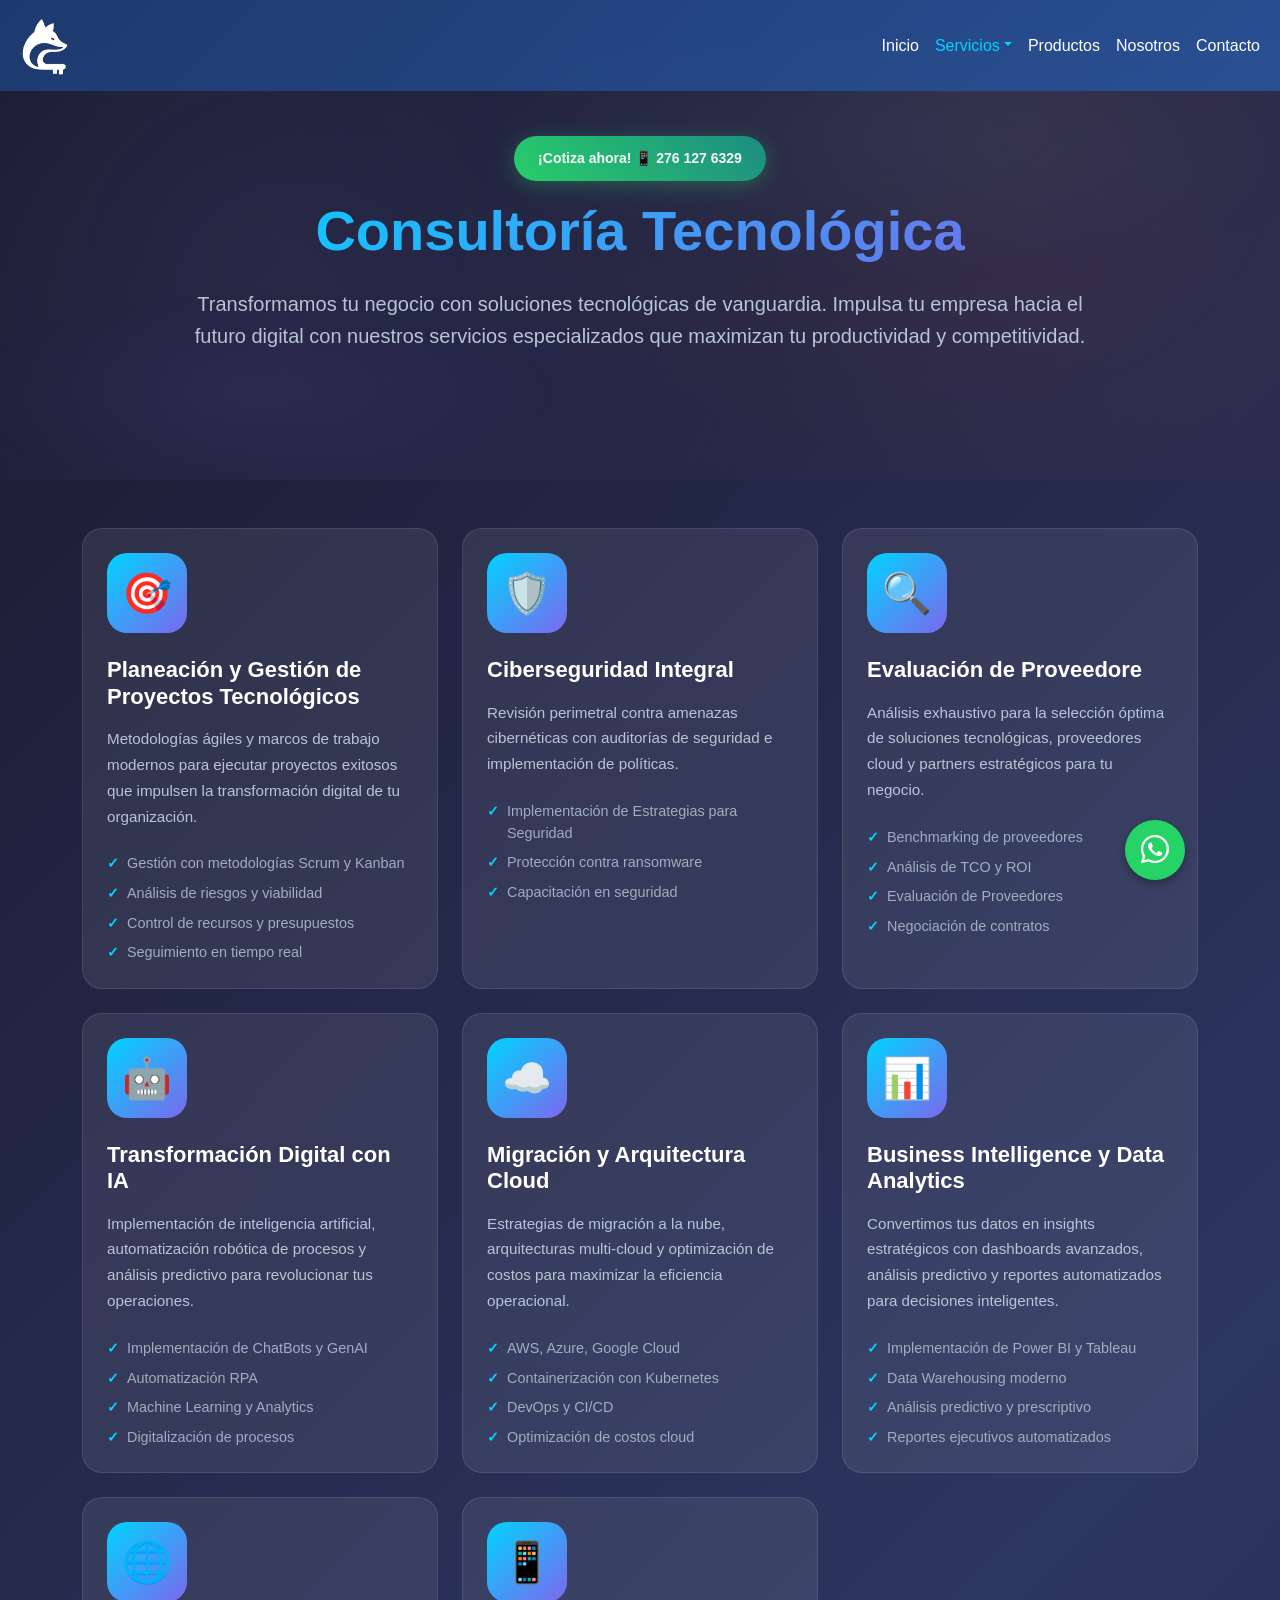
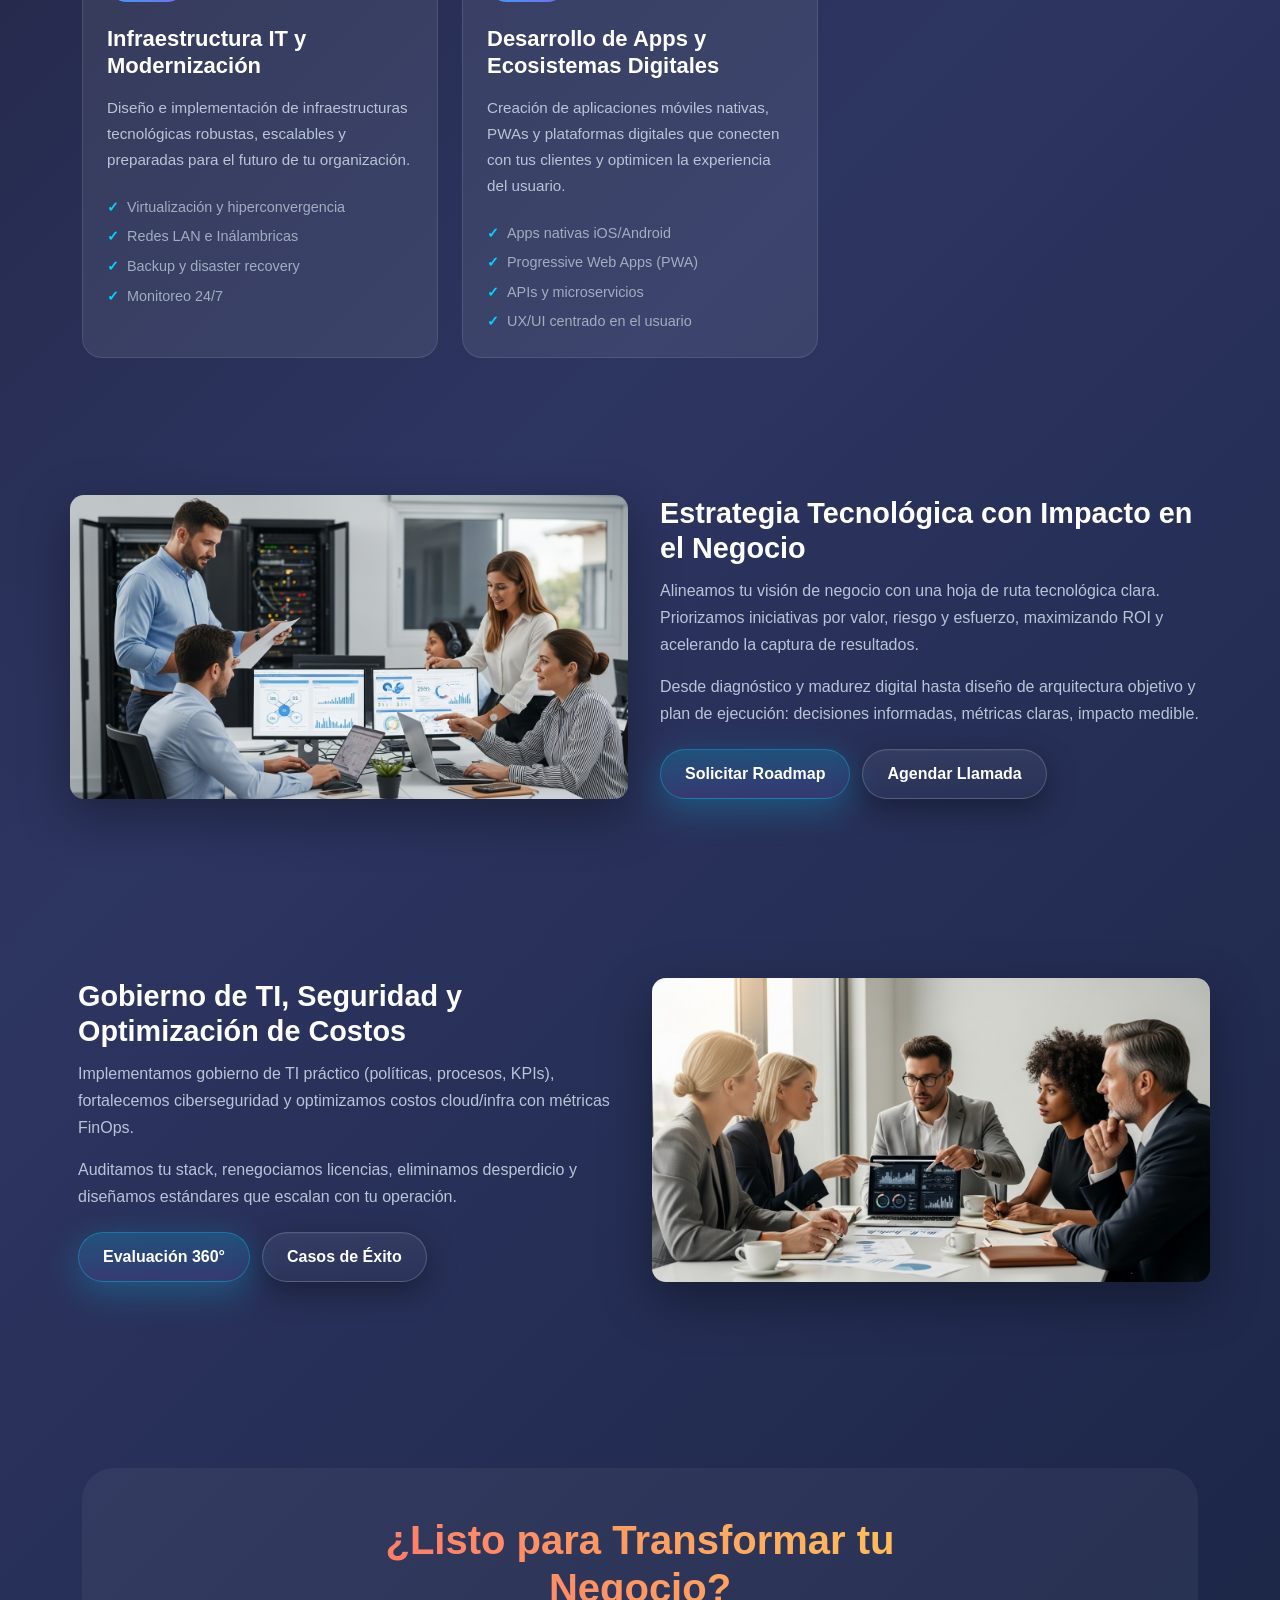
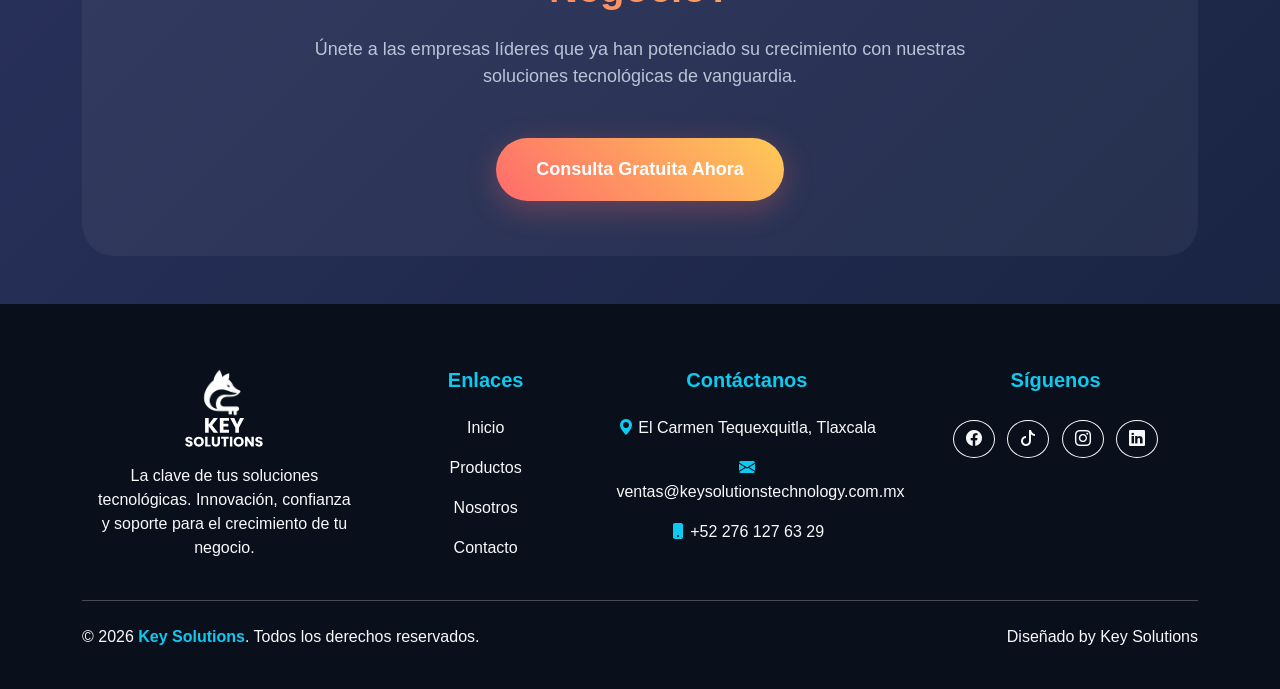
<file: assets/pages/Services/ConsultoriaTecnologica.html>
<!DOCTYPE html>
<html lang="en">

<head>
    <meta charset="UTF-8">
    <meta name="viewport" content="width=device-width, initial-scale=1.0">
    <title>Consultoría Tecnológica</title>
    <!-- Favicon en PNG (opcional, mejor calidad) -->
    <link rel="icon" href="../../img/faticon.png" type="image/svg+xml">
    <!-- Bootstrap CSS -->
    <link rel="stylesheet" href="../../css/bootstrap.min.css">

    <!-- Tus estilos personalizados -->
    <link rel="stylesheet" href="../../css/style.css">
    <!-- Bootstrap Icons -->
    <link rel="stylesheet" href="https://cdn.jsdelivr.net/npm/bootstrap-icons@1.11.3/font/bootstrap-icons.css">
    <style>
        :root {
            --primary-gradient: linear-gradient(135deg, #00d4ff, #7b68ee);
            --secondary-gradient: linear-gradient(45deg, #ff6b6b, #feca57);
            --bg-primary: linear-gradient(135deg, #1a1a2e 0%, #2d3561 50%, #16213e 100%);
            --text-light: #b8c5d6;
            --text-muted: #a0aec0;
            --glass-bg: rgba(255, 255, 255, 0.08);
            --glass-border: rgba(255, 255, 255, 0.1);
        }

        body {
            background: var(--bg-primary);
            color: #ffffff;
            font-family: -apple-system, BlinkMacSystemFont, 'Segoe UI', Roboto, sans-serif;
            overflow-x: hidden;
        }

        .hero-section {
            position: relative;
            padding: 4rem 0 5rem;
            overflow: hidden;
        }

        .hero-section::before {
            content: '';
            position: absolute;
            top: 0;
            left: 0;
            right: 0;
            bottom: 0;
            background:
                radial-gradient(circle at 20% 50%, rgba(120, 119, 198, 0.1) 0%, transparent 50%),
                radial-gradient(circle at 80% 20%, rgba(255, 111, 97, 0.1) 0%, transparent 50%);
            pointer-events: none;
        }

        .contact-banner {
            background: linear-gradient(45deg, #25d366, #128c7e);
            padding: 0.75rem 1.5rem;
            border-radius: 50px;
            text-decoration: none;
            color: white !important;
            font-weight: 600;
            font-size: 0.875rem;
            box-shadow: 0 4px 20px rgba(37, 211, 102, 0.3);
            transition: all 0.3s ease;
            animation: pulse 2s infinite;
            display: inline-block;
        }

        @keyframes pulse {

            0%,
            100% {
                transform: scale(1);
            }

            50% {
                transform: scale(1.05);
            }
        }

        .contact-banner:hover {
            transform: translateY(-2px);
            box-shadow: 0 6px 25px rgba(37, 211, 102, 0.4);
            color: white !important;
        }


        .contact-banner:hover {
            transform: translateY(-2px);
            box-shadow: 0 6px 25px rgba(37, 211, 102, 0.4);
            color: white !important;
        }

        .main-title {
            font-size: clamp(2.5rem, 5vw, 3.5rem);
            font-weight: 700;
            background: var(--primary-gradient);
            -webkit-background-clip: text;
            -webkit-text-fill-color: transparent;
            background-clip: text;
            animation: fadeInUp 1s ease;
        }

        .hero-subtitle {
            color: var(--text-light);
            font-size: 1.25rem;
            line-height: 1.6;
            animation: fadeInUp 1s ease 0.2s both;
        }

        .service-card {
            background: var(--glass-bg);
            backdrop-filter: blur(10px);
            border: 1px solid var(--glass-border);
            border-radius: 1.25rem;
            transition: all 0.4s cubic-bezier(0.4, 0, 0.2, 1);
            position: relative;
            overflow: hidden;
            height: 100%;
            animation: fadeInUp 0.6s ease both;
        }

        .service-card::before {
            content: '';
            position: absolute;
            top: 0;
            left: 0;
            right: 0;
            bottom: 0;
            background: linear-gradient(135deg, rgba(0, 212, 255, 0.1), rgba(123, 104, 238, 0.1));
            opacity: 0;
            transition: opacity 0.3s ease;
        }

        .service-card:hover {
            transform: translateY(-10px) scale(1.02);
            box-shadow: 0 20px 60px rgba(0, 0, 0, 0.3);
            border-color: rgba(0, 212, 255, 0.3);
        }

        .service-card:hover::before {
            opacity: 1;
        }

        .service-icon {
            width: 5rem;
            height: 5rem;
            background: var(--primary-gradient);
            border-radius: 1.25rem;
            display: flex;
            align-items: center;
            justify-content: center;
            font-size: 2.5rem;
            position: relative;
            z-index: 1;
        }

        .service-title {
            font-size: 1.375rem;
            font-weight: 700;
            color: #ffffff;
            position: relative;
            z-index: 1;
        }

        .service-description {
            color: var(--text-light);
            line-height: 1.7;
            font-size: 0.95rem;
            position: relative;
            z-index: 1;
        }

        .service-features {
            position: relative;
            z-index: 1;
        }

        .service-features li {
            color: var(--text-muted);
            font-size: 0.9rem;
            position: relative;
            padding-left: 1.25rem;
        }

        .service-features li::before {
            content: '✓';
            color: #00d4ff;
            font-weight: bold;
            position: absolute;
            left: 0;
        }

        .cta-section {
            background: rgba(255, 255, 255, 0.05);
            border-radius: 2rem;
            position: relative;
        }

        .cta-title {
            font-size: clamp(2rem, 4vw, 2.5rem);
            font-weight: 700;
            background: var(--secondary-gradient);
            -webkit-background-clip: text;
            -webkit-text-fill-color: transparent;
            background-clip: text;
        }

        .cta-subtitle {
            color: var(--text-light);
            font-size: 1.125rem;
        }

        .btn-cta {
            background: var(--secondary-gradient);
            border: none;
            padding: 1.125rem 2.5rem;
            border-radius: 50px;
            font-weight: 700;
            font-size: 1.125rem;
            transition: all 0.3s ease;
            box-shadow: 0 8px 30px rgba(255, 107, 107, 0.3);
            text-decoration: none;
            color: white !important;
            display: inline-block;
        }

        .btn-cta:hover {
            transform: translateY(-3px);
            box-shadow: 0 12px 40px rgba(255, 107, 107, 0.4);
            color: white !important;
        }

        @keyframes fadeInUp {
            from {
                opacity: 0;
                transform: translateY(30px);
            }

            to {
                opacity: 1;
                transform: translateY(0);
            }
        }

        /* Delays para animaciones */
        .service-card:nth-child(1) {
            animation-delay: 0.1s;
        }

        .service-card:nth-child(2) {
            animation-delay: 0.2s;
        }

        .service-card:nth-child(3) {
            animation-delay: 0.3s;
        }

        .service-card:nth-child(4) {
            animation-delay: 0.4s;
        }

        .service-card:nth-child(5) {
            animation-delay: 0.5s;
        }

        .service-card:nth-child(6) {
            animation-delay: 0.6s;
        }

        .service-card:nth-child(7) {
            animation-delay: 0.7s;
        }

        .service-card:nth-child(8) {
            animation-delay: 0.8s;
        }

        @media (max-width: 768px) {
            .hero-section {
                padding: 2rem 0 3rem;
            }
        }

        /* Professional reveals */
        .reveal {
            opacity: 0;
            transform: translateY(24px);
            transition: opacity 700ms cubic-bezier(.2, .9, .2, 1), transform 700ms cubic-bezier(.2, .9, .2, 1);
            transition-delay: var(--reveal-delay, 0ms);
        }

        .reveal.visible {
            opacity: 1;
            transform: none;
        }

        /* Subtle ambient hero motion */
        .hero-section::after {
            content: '';
            position: absolute;
            inset: 0;
            background: radial-gradient(60% 60% at 70% 20%, rgba(0, 212, 255, 0.05), transparent 60%), radial-gradient(40% 40% at 20% 80%, rgba(123, 104, 238, 0.06), transparent 60%);
            animation: drift 18s ease-in-out infinite alternate;
            pointer-events: none;
        }

        @keyframes drift {
            from {
                transform: translate3d(-1.5%, -1.5%, 0) scale(1);
            }

            to {
                transform: translate3d(1.5%, 1.5%, 0) scale(1.03);
            }
        }

        /* Feature image float + tilt support */
        .feature-image img {
            will-change: transform;
            animation: floatY 10s ease-in-out infinite;
            transform-style: preserve-3d;
        }

        @keyframes floatY {

            0%,
            100% {
                transform: translateY(0);
            }

            50% {
                transform: translateY(-10px);
            }
        }

        /* CTA sheen enhancement */
        .btn-cta {
            position: relative;
            overflow: hidden;
        }

        .btn-cta::after {
            content: '';
            position: absolute;
            left: -60%;
            top: -20%;
            width: 40%;
            height: 140%;
            background: linear-gradient(120deg, rgba(255, 255, 255, 0.35), rgba(255, 255, 255, 0.06));
            transform: rotate(20deg);
            transition: left 420ms ease;
            pointer-events: none;
        }

        .btn-cta:hover::after,
        .btn-cta:focus::after {
            left: 120%;
        }

        /* Reduced motion accessibility */
        @media (prefers-reduced-motion: reduce) {
            .reveal {
                transition: none;
                transform: none;
                opacity: 1;
            }

            .feature-image img {
                animation: none !important;
            }

            .hero-section::after {
                animation: none !important;
            }
        }

        /* Feature pairs (image + text) */
        .feature-pair {
            padding: 80px 0;
        }

        .feature-image {
            display: flex;
            align-items: center;
            justify-content: center;
        }

        .feature-image img {
            width: 100%;
            max-height: 360px;
            object-fit: contain;
            border-radius: 14px;
            box-shadow: 0 18px 50px rgba(0, 0, 0, 0.35);
            background: linear-gradient(180deg, rgba(255, 255, 255, 0.03), rgba(0, 0, 0, 0.05));
        }

        .feature-body {
            display: flex;
            flex-direction: column;
            justify-content: center;
            padding: 10px 20px;
        }

        .feature-title {
            font-size: 1.8rem;
            font-weight: 800;
            color: #fff;
            margin-bottom: 12px;
        }

        .feature-text {
            color: var(--text-light);
            line-height: 1.7;
            margin-bottom: 14px;
            font-size: 1rem;
        }

        .btn-row {
            display: flex;
            gap: 12px;
            flex-wrap: wrap;
            align-items: center;
            margin-top: 8px;
        }

        @media (max-width: 991px) {
            .btn-row {
                justify-content: center;
            }

            .feature-pair {
                padding: 48px 0;
            }

            .feature-image img {
                max-height: 240px;
            }

            .feature-title {
                font-size: 1.5rem;
            }
        }

        /* Liquid Glass Button */
        .glass-btn {
            display: inline-block;
            padding: 12px 24px;
            color: #fff;
            text-decoration: none;
            font-weight: 800;
            border-radius: 999px;
            position: relative;
            overflow: hidden;
            backdrop-filter: blur(10px) saturate(120%);
            -webkit-backdrop-filter: blur(10px) saturate(120%);
            background: linear-gradient(180deg, rgba(255, 255, 255, 0.06), rgba(255, 255, 255, 0.02));
            border: 1px solid rgba(255, 255, 255, 0.18);
            box-shadow: 0 10px 30px rgba(0, 0, 0, 0.35), inset 0 1px 0 rgba(255, 255, 255, 0.05);
            transition: transform 220ms cubic-bezier(.2, .9, .2, 1), box-shadow 220ms ease, background 220ms ease;
        }

        .glass-btn.primary {
            background: linear-gradient(180deg, rgba(0, 212, 255, 0.20), rgba(123, 104, 238, 0.16));
            border-color: rgba(0, 212, 255, 0.35);
            box-shadow: 0 10px 35px rgba(0, 212, 255, 0.25);
        }

        .glass-btn::after {
            content: '';
            position: absolute;
            left: -60%;
            top: -10%;
            width: 40%;
            height: 130%;
            background: linear-gradient(120deg, rgba(255, 255, 255, 0.25), rgba(255, 255, 255, 0.02));
            transform: rotate(20deg);
            transition: left 420ms ease;
            pointer-events: none;
        }

        .glass-btn:hover,
        .glass-btn:focus {
            transform: translateY(-3px) scale(1.02);
            box-shadow: 0 18px 55px rgba(0, 0, 0, 0.45);
        }

        .glass-btn.primary:hover,
        .glass-btn.primary:focus {
            box-shadow: 0 22px 60px rgba(0, 212, 255, 0.35);
            background: linear-gradient(180deg, rgba(0, 212, 255, 0.26), rgba(123, 104, 238, 0.22));
        }

        .glass-btn:hover::after,
        .glass-btn:focus::after {
            left: 120%;
        }

        .glass-btn:focus {
            outline: 3px solid rgba(0, 212, 255, 0.2);
            outline-offset: 3px;
        }
    </style>
</head>

<body>
    <nav class="navbar navbar-expand-lg  navbar-dark bg-transparent fixed-top">
        <div class="container-fluid">
            <!-- LOGO -->
            <a class="navbar-brand" href="../../../index.html">
                <img src="../../img/icono.svg" alt="Icono Key Solutions" height="65">
            </a>

            <!-- Botón hamburguesa -->
            <button class="navbar-toggler" type="button" data-bs-toggle="collapse"
                data-bs-target="#navbarSupportedContent" aria-controls="navbarSupportedContent" aria-expanded="false"
                aria-label="Toggle navigation">
                <span class="navbar-toggler-icon"></span>
            </button>

            <!-- Menú -->
            <div class="collapse navbar-collapse" id="navbarSupportedContent">
                <ul class="navbar-nav ms-auto mb-2 mb-lg-0">
                    <li class="nav-item"><a class="nav-link" href="../../../index.html">Inicio</a></li>
                    <li class="nav-item dropdown">
                        <a class="nav-link dropdown-toggle active" href="#" role="button" data-bs-toggle="dropdown"
                            aria-expanded="false">Servicios</a>
                        <ul class="dropdown-menu">
                            <li><a class="dropdown-item active" href="#">Consultoría
                                    Tecnológica</a></li>
                            <li>
                                <hr class="dropdown-divider">
                            </li>
                            <li><a class="dropdown-item" href="DesarrolloSoftware.html">Desarrollo
                                    de
                                    Software</a></li>
                            <li>
                                <hr class="dropdown-divider">
                            </li>
                            <li><a class="dropdown-item" href="AutomatizacionConIA.html">Automatización
                                    de
                                    Procesos
                                    con
                                    IA</a></li>
                            <li>
                                <hr class="dropdown-divider">
                            </li>
                            <li><a class="dropdown-item" href="SitiosWeb.html">Páginas
                                    y
                                    Sitios
                                    Web</a></li>
                            <li>
                                <hr class="dropdown-divider">
                            </li>
                            <li><a class="dropdown-item" href="RecuperacionDatos.html">Recuperación
                                    de
                                    datos</a>
                            </li>
                            <li>
                                <hr class="dropdown-divider">
                            </li>
                            <li><a class="dropdown-item" href="SoporteTecnicoRemoto.html">Soporte
                                    Técnico Remoto</a></li>
                            <li>
                                <hr class="dropdown-divider">
                            </li>
                            <li><a class="dropdown-item" href="MantenimientoPreventivoCorrectivo.html">Mantenimiento
                                    Preventivo
                                    y
                                    Correctivo</a></li>
                            <li>
                                <hr class="dropdown-divider">
                            </li>
                            <li><a class="dropdown-item" href="InfraestructuraRed.html">Infraestructura
                                    de
                                    Red</a>
                            </li>
                            <li>
                                <hr class="dropdown-divider">
                            </li>
                            <li><a class="dropdown-item" href="InstalacionCamarasVideovigilancia.html">Instalación
                                    de
                                    Cámaras
                                    de
                                    Videovigilancia</a></li>
                        </ul>
                    </li>
                    <li class="nav-item"><a class="nav-link" href="../Productos.html">Productos</a>
                    </li>
                    <li class="nav-item"><a class="nav-link" href="../Nosotros.html">Nosotros</a></li>
                    <li class="nav-item"><a class="nav-link " href="../Contacto.html">Contacto</a></li>
                </ul>
            </div>
        </div>
    </nav>
    <!-- Hero Section -->
    <section class="hero-section mt-5 reveal" style="--reveal-delay:0ms;">
        <div class="container mb-3 mt-4 text-center">
            <a href="https://wa.me/5212761276329?text=Hola!%20Quiero%20más%20información" class="contact-banner"
                target="_blank">
                ¡Cotiza ahora! 📱 276 127 6329
            </a>
        </div>
        <div class="container position-relative">
            <div class="row justify-content-center text-center">
                <div class="col-lg-10">
                    <h1 class="main-title mb-4">Consultoría Tecnológica</h1>
                    <p class="hero-subtitle mb-5">
                        Transformamos tu negocio con soluciones tecnológicas de vanguardia.
                        Impulsa tu empresa hacia el futuro digital con nuestros servicios especializados
                        que maximizan tu productividad y competitividad.
                    </p>
                </div>
            </div>
        </div>
    </section>

    <!-- Services Section -->
    <section class="py-5 reveal" style="--reveal-delay:120ms;">
        <div class="container">
            <div class="row g-4">
                <!-- Servicio 1 -->
                <div class="col-lg-6 col-xl-4">
                    <div class="service-card p-4 h-100">
                        <div class="service-icon mb-4">🎯</div>
                        <h3 class="service-title mb-3">Planeación y Gestión de Proyectos Tecnológicos</h3>
                        <p class="service-description mb-4">
                            Metodologías ágiles y marcos de trabajo modernos para ejecutar proyectos exitosos
                            que impulsen la transformación digital de tu organización.
                        </p>
                        <ul class="service-features list-unstyled mb-0">
                            <li class="mb-2">Gestión con metodologías Scrum y Kanban</li>
                            <li class="mb-2">Análisis de riesgos y viabilidad</li>
                            <li class="mb-2">Control de recursos y presupuestos</li>
                            <li>Seguimiento en tiempo real</li>
                        </ul>
                    </div>
                </div>

                <!-- Servicio 2 -->
                <div class="col-lg-6 col-xl-4">
                    <div class="service-card p-4 h-100">
                        <div class="service-icon mb-4">🛡️</div>
                        <h3 class="service-title mb-3">Ciberseguridad Integral</h3>
                        <p class="service-description mb-4">
                            Revisión perimetral contra amenazas cibernéticas con auditorías de seguridad e
                            implementación de políticas.
                        </p>
                        <ul class="service-features list-unstyled mb-0">
                            <li class="mb-2">Implementación de Estrategias para Seguridad</li>
                            <li class="mb-2">Protección contra ransomware</li>
                            <li>Capacitación en seguridad</li>
                        </ul>
                    </div>
                </div>

                <!-- Servicio 3 -->
                <div class="col-lg-6 col-xl-4">
                    <div class="service-card p-4 h-100">
                        <div class="service-icon mb-4">🔍</div>
                        <h3 class="service-title mb-3">Evaluación de Proveedore</h3>
                        <p class="service-description mb-4">
                            Análisis exhaustivo para la selección óptima de soluciones tecnológicas,
                            proveedores cloud y partners estratégicos para tu negocio.
                        </p>
                        <ul class="service-features list-unstyled mb-0">
                            <li class="mb-2">Benchmarking de proveedores</li>
                            <li class="mb-2">Análisis de TCO y ROI</li>
                            <li class="mb-2">Evaluación de Proveedores</li>
                            <li>Negociación de contratos</li>
                        </ul>
                    </div>
                </div>

                <!-- Servicio 4 -->
                <div class="col-lg-6 col-xl-4">
                    <div class="service-card p-4 h-100">
                        <div class="service-icon mb-4">🤖</div>
                        <h3 class="service-title mb-3">Transformación Digital con IA</h3>
                        <p class="service-description mb-4">
                            Implementación de inteligencia artificial, automatización robótica de procesos
                            y análisis predictivo para revolucionar tus operaciones.
                        </p>
                        <ul class="service-features list-unstyled mb-0">
                            <li class="mb-2">Implementación de ChatBots y GenAI</li>
                            <li class="mb-2">Automatización RPA</li>
                            <li class="mb-2">Machine Learning y Analytics</li>
                            <li>Digitalización de procesos</li>
                        </ul>
                    </div>
                </div>

                <!-- Servicio 5 -->
                <div class="col-lg-6 col-xl-4">
                    <div class="service-card p-4 h-100">
                        <div class="service-icon mb-4">☁️</div>
                        <h3 class="service-title mb-3">Migración y Arquitectura Cloud</h3>
                        <p class="service-description mb-4">
                            Estrategias de migración a la nube, arquitecturas multi-cloud y optimización
                            de costos para maximizar la eficiencia operacional.
                        </p>
                        <ul class="service-features list-unstyled mb-0">
                            <li class="mb-2">AWS, Azure, Google Cloud</li>
                            <li class="mb-2">Containerización con Kubernetes</li>
                            <li class="mb-2">DevOps y CI/CD</li>
                            <li>Optimización de costos cloud</li>
                        </ul>
                    </div>
                </div>

                <!-- Servicio 6 -->
                <div class="col-lg-6 col-xl-4">
                    <div class="service-card p-4 h-100">
                        <div class="service-icon mb-4">📊</div>
                        <h3 class="service-title mb-3">Business Intelligence y Data Analytics</h3>
                        <p class="service-description mb-4">
                            Convertimos tus datos en insights estratégicos con dashboards avanzados,
                            análisis predictivo y reportes automatizados para decisiones inteligentes.
                        </p>
                        <ul class="service-features list-unstyled mb-0">
                            <li class="mb-2">Implementación de Power BI y Tableau</li>
                            <li class="mb-2">Data Warehousing moderno</li>
                            <li class="mb-2">Análisis predictivo y prescriptivo</li>
                            <li>Reportes ejecutivos automatizados</li>
                        </ul>
                    </div>
                </div>

                <!-- Servicio 7 -->
                <div class="col-lg-6 col-xl-4">
                    <div class="service-card p-4 h-100">
                        <div class="service-icon mb-4">🌐</div>
                        <h3 class="service-title mb-3">Infraestructura IT y Modernización</h3>
                        <p class="service-description mb-4">
                            Diseño e implementación de infraestructuras tecnológicas robustas,
                            escalables y preparadas para el futuro de tu organización.
                        </p>
                        <ul class="service-features list-unstyled mb-0">
                            <li class="mb-2">Virtualización y hiperconvergencia</li>
                            <li class="mb-2">Redes LAN e Inálambricas</li>
                            <li class="mb-2">Backup y disaster recovery</li>
                            <li>Monitoreo 24/7</li>
                        </ul>
                    </div>
                </div>

                <!-- Servicio 8 -->
                <div class="col-lg-6 col-xl-4">
                    <div class="service-card p-4 h-100">
                        <div class="service-icon mb-4">📱</div>
                        <h3 class="service-title mb-3">Desarrollo de Apps y Ecosistemas Digitales</h3>
                        <p class="service-description mb-4">
                            Creación de aplicaciones móviles nativas, PWAs y plataformas digitales
                            que conecten con tus clientes y optimicen la experiencia del usuario.
                        </p>
                        <ul class="service-features list-unstyled mb-0">
                            <li class="mb-2">Apps nativas iOS/Android</li>
                            <li class="mb-2">Progressive Web Apps (PWA)</li>
                            <li class="mb-2">APIs y microservicios</li>
                            <li>UX/UI centrado en el usuario</li>
                        </ul>
                    </div>
                </div>
            </div>
        </div>
    </section>

    <!-- Feature Pair: Imagen Izquierda / Texto Derecha -->
    <section class="feature-pair container reveal" style="--reveal-delay:180ms;">
        <div class="row align-items-center g-4">
            <div class="col-lg-6 feature-image">
                <img src="../../img/Consultoria-1.png" alt="Consultoría estratégica de tecnología" loading="lazy">
            </div>
            <div class="col-lg-6 feature-body">
                <h3 class="feature-title">Estrategia Tecnológica con Impacto en el Negocio</h3>
                <p class="feature-text">Alineamos tu visión de negocio con una hoja de ruta tecnológica clara.
                    Priorizamos iniciativas por valor, riesgo y esfuerzo, maximizando ROI y acelerando la captura de
                    resultados.</p>
                <p class="feature-text">Desde diagnóstico y madurez digital hasta diseño de arquitectura objetivo y plan
                    de ejecución: decisiones informadas, métricas claras, impacto medible.</p>
                <div class="btn-row">
                    <a href="../Contacto.html" class="glass-btn primary">Solicitar Roadmap</a>
                    <a href="tel:+522761276329" class="glass-btn">Agendar Llamada</a>
                </div>
            </div>
        </div>
    </section>

    <!-- Feature Pair: Texto Izquierda / Imagen Derecha -->
    <section class="feature-pair container reveal" style="--reveal-delay:260ms;">
        <div class="row align-items-center g-4">
            <div class="col-lg-6 feature-body">
                <h3 class="feature-title">Gobierno de TI, Seguridad y Optimización de Costos</h3>
                <p class="feature-text">Implementamos gobierno de TI práctico (políticas, procesos, KPIs), fortalecemos
                    ciberseguridad y optimizamos costos cloud/infra con métricas FinOps.</p>
                <p class="feature-text">Auditamos tu stack, renegociamos licencias, eliminamos desperdicio y diseñamos
                    estándares que escalan con tu operación.</p>
                <div class="btn-row">
                    <a href="../Contacto.html" class="glass-btn primary">Evaluación 360°</a>
                    <a href="#" class="glass-btn">Casos de Éxito</a>
                </div>
            </div>
            <div class="col-lg-6 feature-image">
                <img src="../../img/Consultoria-2.png" alt="Gobierno de TI y optimización de costos" loading="lazy">
            </div>
        </div>
    </section>

    <!-- CTA Section -->
    <section class="py-5 mt-5 reveal" style="--reveal-delay:340ms;">
        <div class="container">
            <div class="cta-section p-5 text-center">
                <div class="row justify-content-center">
                    <div class="col-lg-8">
                        <h2 class="cta-title mb-4">¿Listo para Transformar tu Negocio?</h2>
                        <p class="cta-subtitle mb-5">
                            Únete a las empresas líderes que ya han potenciado su crecimiento
                            con nuestras soluciones tecnológicas de vanguardia.
                        </p>
                        <a href="tel:+522761276329" class="btn-cta">
                            Consulta Gratuita Ahora
                        </a>
                    </div>
                </div>
            </div>
        </div>
    </section>
    <!-- FOOTER -->
    <footer class="text-light pt-5 pb-4" style="background-color: #0a0f1c;">
        <div class="container text-md-left">
            <div class="row text-md-left">

                <!-- Logo y descripción -->
                <div class="col-md-3 col-lg-3 col-xl-3 mx-auto mt-3">
                    <a class="navbar-brand" href="../../../index.html">
                        <img src="../../img/logotipo.svg" alt="Key Solutions" height="80">
                    </a>
                    <p class="mt-3">
                        La clave de tus soluciones tecnológicas.
                        Innovación, confianza y soporte para el crecimiento
                        de tu negocio.
                    </p>
                </div>

                <!-- Enlaces rápidos -->
                <div class="col-md-2 col-lg-2 col-xl-2 mx-auto mt-3">
                    <h5 class="mb-4 fw-bold text-info">Enlaces</h5>
                    <p><a href="../../../index.html" class="text-light text-decoration-none">Inicio</a></p>
                    <p><a href="../Productos.html" class="text-light text-decoration-none">Productos</a></p>
                    <p><a href="../Nosotros.html" class="text-light text-decoration-none">Nosotros</a></p>
                    <p><a href=".../Contacto.html" class="text-light text-decoration-none">Contacto</a></p>
                </div>

                <!-- Contacto -->
                <div class="col-md-4 col-lg-3 col-xl-3 mx-auto mt-3">
                    <h5 class="mb-4 fw-bold text-info">Contáctanos</h5>
                    <p><i class="bi bi-geo-alt-fill text-info"></i> El
                        Carmen Tequexquitla, Tlaxcala</p>
                    <p><i class="bi bi-envelope-fill text-info"></i>
                        ventas@keysolutionstechnology.com.mx</p>
                    <p><i class="bi bi-phone-fill text-info"></i> +52 276
                        127 63 29</p>
                </div>

                <!-- Redes sociales -->
                <div class="col-md-3 col-lg-4 col-xl-3 mx-auto mt-3 text-center">
                    <h5 class="mb-4 fw-bold text-info">Síguenos</h5>
                    <a href="https://www.facebook.com/profile.php?id=100092268075207" target="_blank"
                        class="btn btn-outline-light btn-floating m-1" style="border-radius:50%;">
                        <i class="bi bi-facebook"></i>
                    </a>
                    <a href="https://www.tiktok.com/@key.solutions3?is_from_webapp=1&sender_device=pc"
                        class="btn btn-outline-light btn-floating m-1" style="border-radius:50%;" target="_blank">
                        <i class="bi bi-tiktok"></i>
                    </a>
                    <a href="https://www.instagram.com/keysolutionstechnology?igsh=dW5ubW1sank2ZGs="
                        class="btn btn-outline-light btn-floating m-1" style="border-radius:50%;" target="_blank">
                        <i class="bi bi-instagram"></i>
                    </a>
                    <a href="https://www.linkedin.com/in/key-solutions-technology-21973a388"
                        class="btn btn-outline-light btn-floating m-1" style="border-radius:50%;" target="_blank">
                        <i class="bi bi-linkedin"></i>
                    </a>
                </div>
            </div>

            <hr class="my-4 text-light">

            <!-- Derechos reservados -->
            <div class="row align-items-center">
                <div class="col-md-7 col-lg-8">
                    <p class="text-center text-md-start">
                        © 2026 <strong class="text-info">Key
                            Solutions</strong>. Todos los derechos
                        reservados.
                    </p>
                </div>
                <div class="col-md-5 col-lg-4 text-center text-md-end">
                    <p>Diseñado by Key Solutions</p>
                </div>
            </div>
        </div>
    </footer>
    <!-- Contenedor de botones flotantes -->
    <div class="floating-buttons">
        <!-- Botón WhatsApp -->
        <a href="https://wa.me/5212761276329?text=Hola!%20Quiero%20más%20información" target="_blank"
            class="btn-whatsapp">
            <i class="bi bi-whatsapp"></i>
        </a>
        <!-- Botón Subir Arriba -->
        <button id="btn-top" class="btn-top">
            <i class="bi bi-chevron-up"></i>
        </button>
    </div>
    <!-- Bootstrap Bundle con Popper -->
    <script src="../../js/bootstrap.bundle.min.js"></script>
</body>

</html>
<script>
    // BOTÓN SUBIR - robusto con contenedor flotante
    (function () {
        function initBtnBehavior() {
            const btnTop = document.getElementById("btn-top");
            if (!btnTop) return false;

            const SHOW_AT = 200; // px desde top para mostrar el botón

            const checkScroll = () => {
                const sc = window.scrollY || document.documentElement.scrollTop || document.body.scrollTop || 0;
                if (sc > SHOW_AT) {
                    btnTop.classList.add("show"); // añade clase para mostrar
                } else {
                    btnTop.classList.remove("show"); // oculta el botón
                }
            };

            // Estado inicial
            checkScroll();

            // Listeners
            window.addEventListener("scroll", checkScroll, { passive: true });
            window.addEventListener("resize", checkScroll);

            // Click en el botón
            btnTop.addEventListener("click", (e) => {
                e.preventDefault();
                window.scrollTo({ top: 0, behavior: "smooth" });
            });

            return true;
        }

        // Inicializar cuando el DOM esté listo
        document.addEventListener("DOMContentLoaded", () => {
            if (!initBtnBehavior()) {
                // Si el botón aparece después de cargar el script
                const mo = new MutationObserver((mutations, observer) => {
                    if (initBtnBehavior()) observer.disconnect();
                });
                mo.observe(document.body, { childList: true, subtree: true });

                // Fallback: intenta después de 1 segundo
                setTimeout(() => { initBtnBehavior(); }, 1000);
            }
        });
    })();

    // Animación de las tarjetas al hacer scroll usando Bootstrap classes
    const observerOptions = {
        threshold: 0.1,
        rootMargin: '0px 0px -50px 0px'
    };

    // Observe reveals and service cards
    const observer = new IntersectionObserver((entries) => {
        entries.forEach(entry => {
            if (entry.isIntersecting) {
                entry.target.style.animation = 'fadeInUp 0.6s ease forwards';
            }
        });
    }, observerOptions);

    document.querySelectorAll('.reveal, .service-card, .feature-pair .col-lg-6').forEach(el => {
        // for legacy fadeInUp usage, ensure base state
        if (!el.classList.contains('reveal')) el.style.opacity = '0';
        observer.observe(el);
    });

    // Apply .visible class when intersecting
    const revealObserver = new IntersectionObserver((entries) => {
        entries.forEach(entry => {
            if (entry.isIntersecting) {
                entry.target.classList.add('visible');
            }
        });
    }, observerOptions);

    document.querySelectorAll('.reveal').forEach(el => revealObserver.observe(el));

    // Efecto de parallax suave para el hero
    window.addEventListener('scroll', () => {
        const scrolled = window.pageYOffset;
        const parallax = document.querySelector('.hero-section');
        const speed = scrolled * 0.5;
        parallax.style.transform = `translateY(${speed}px)`;
    });

    // Smooth scroll para enlaces internos (si los hubiera)
    document.querySelectorAll('a[href^="#"]').forEach(anchor => {
        anchor.addEventListener('click', function (e) {
            e.preventDefault();
            const target = document.querySelector(this.getAttribute('href'));
            if (target) {
                target.scrollIntoView({
                    behavior: 'smooth',
                    block: 'start'
                });
            }
        });
    });
</script>
</file>
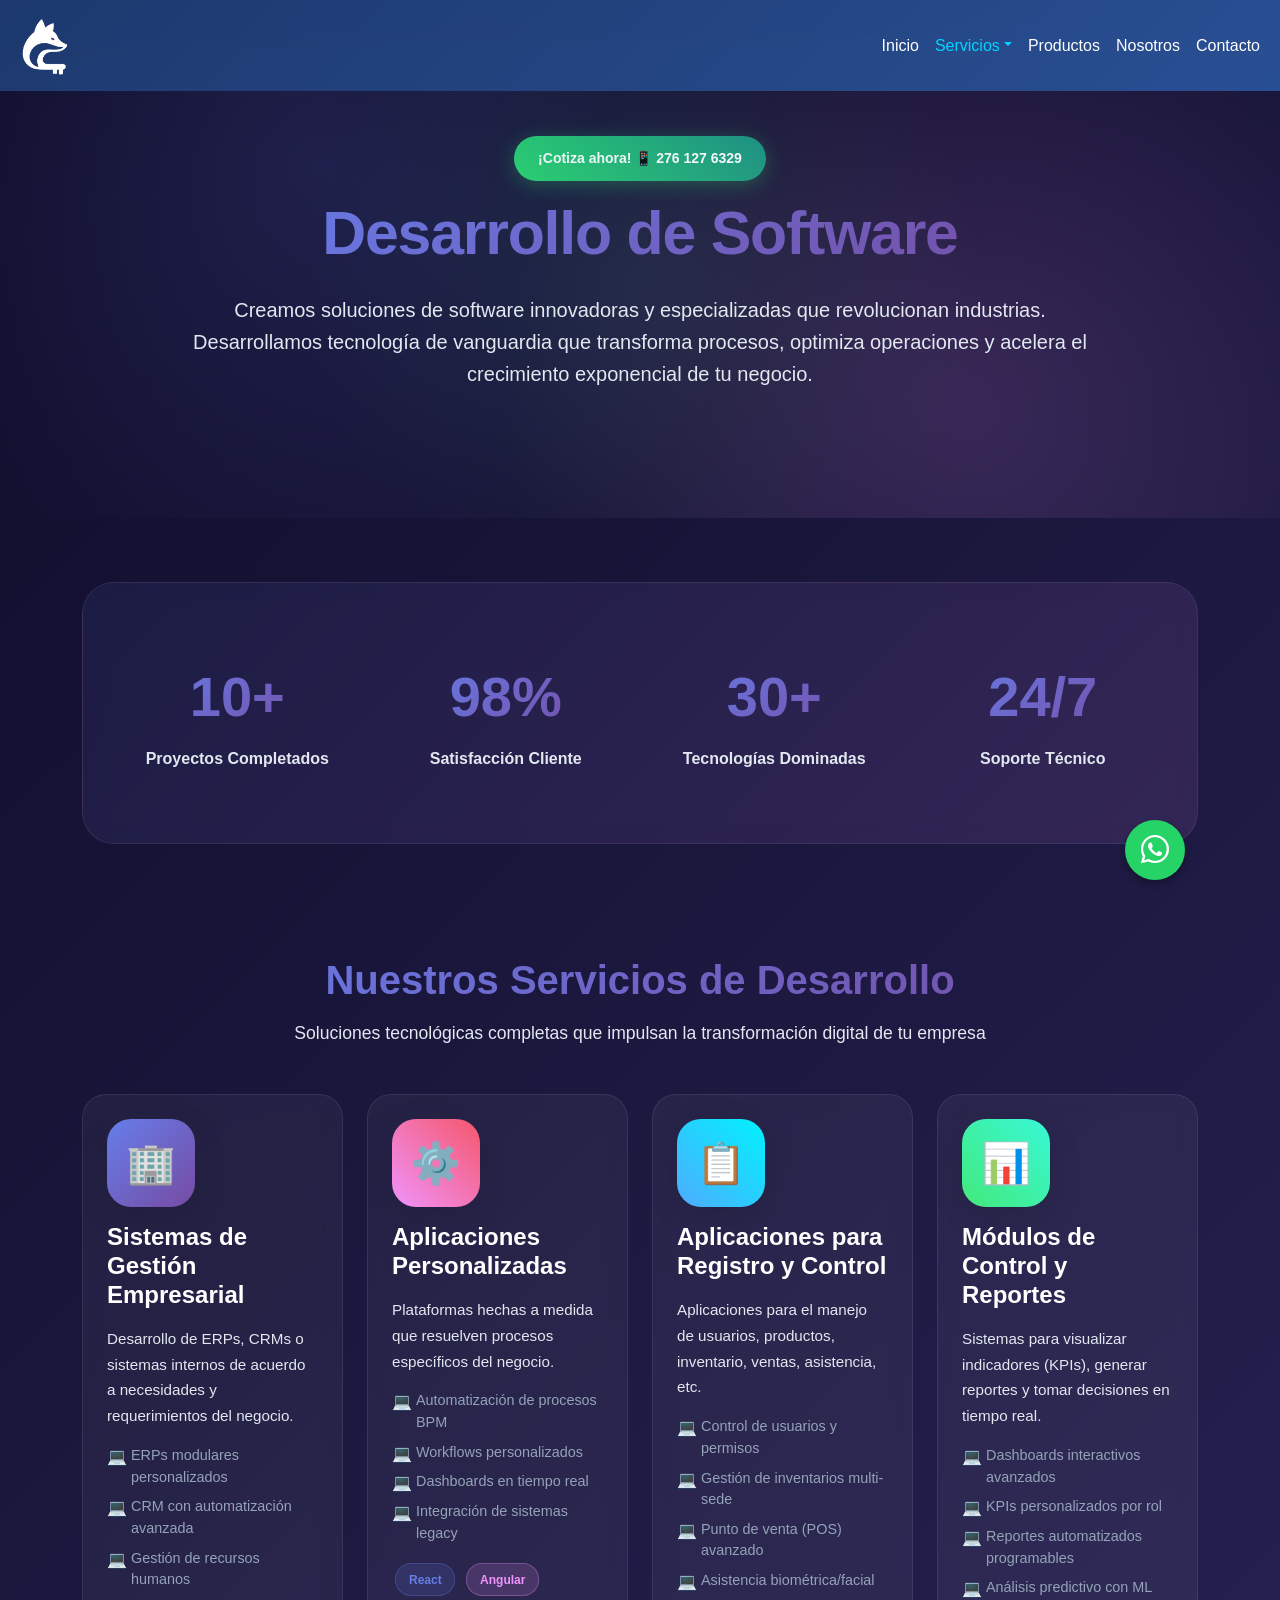
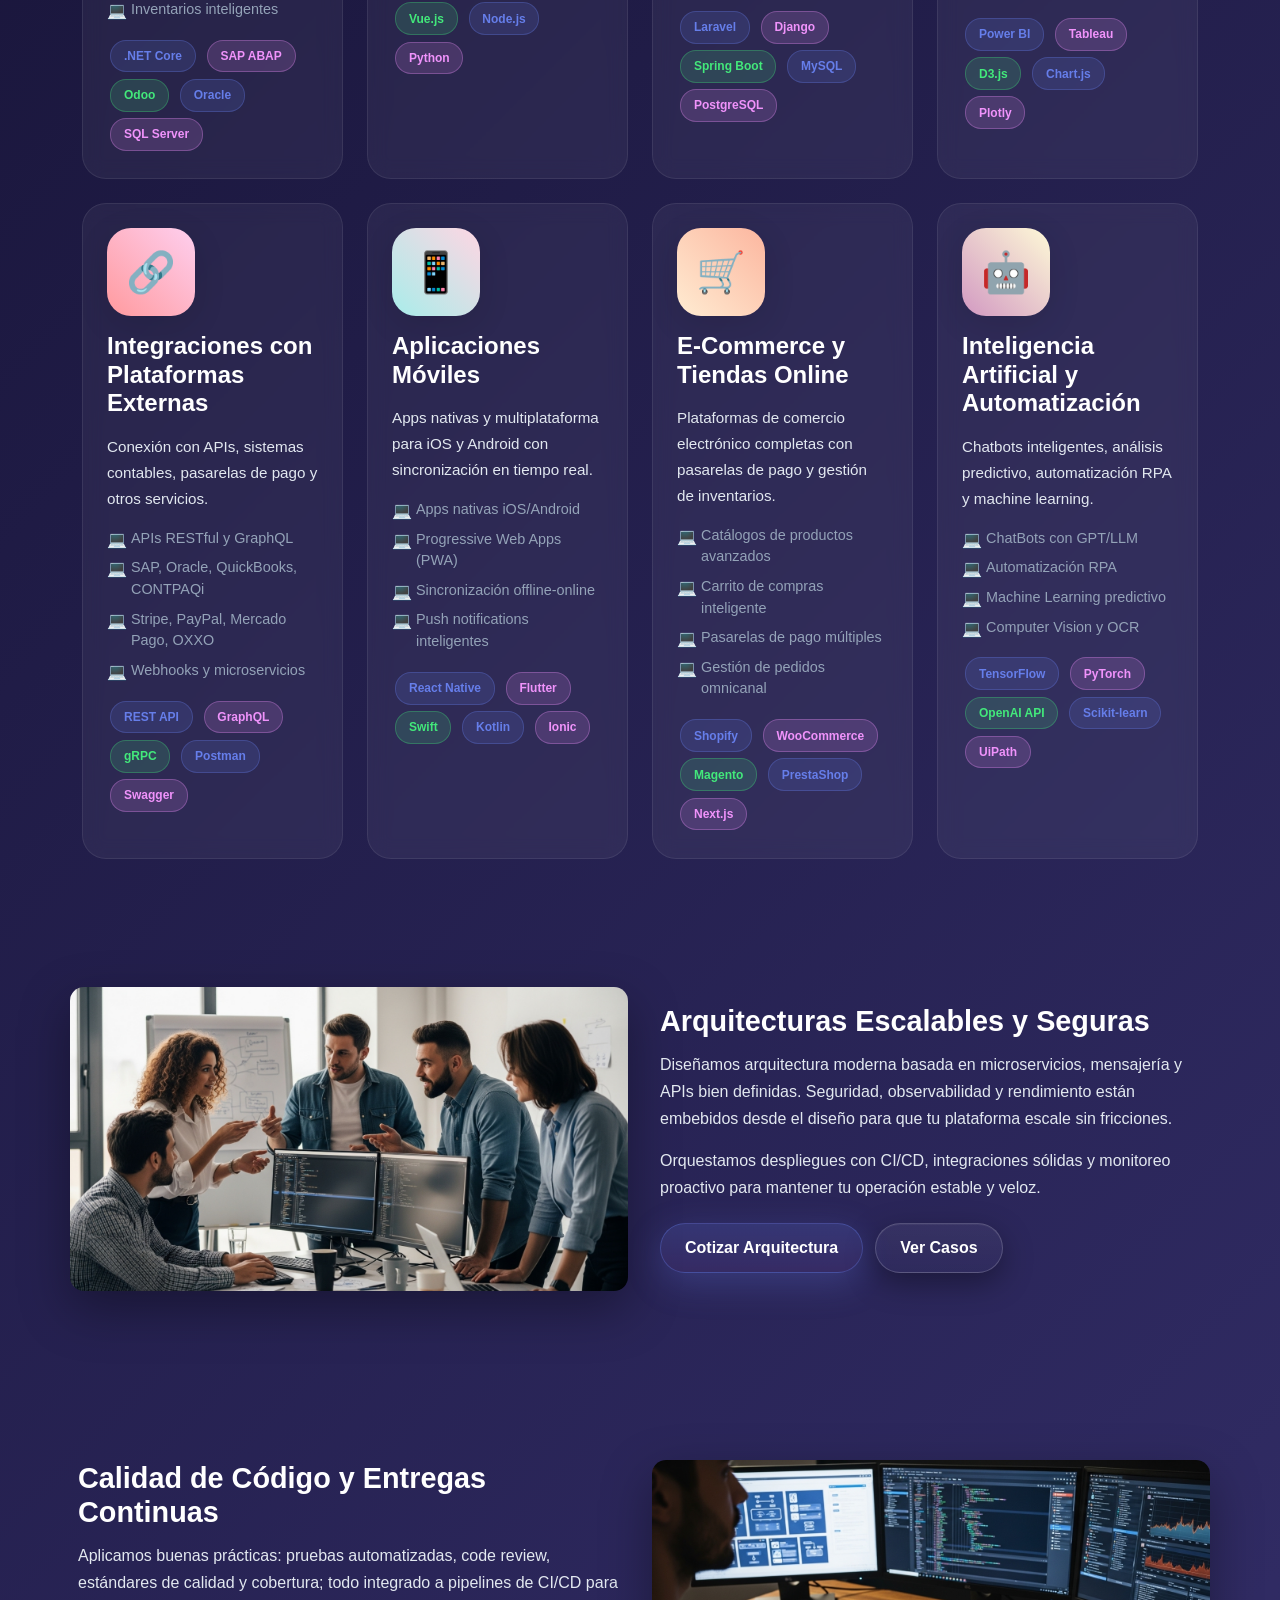
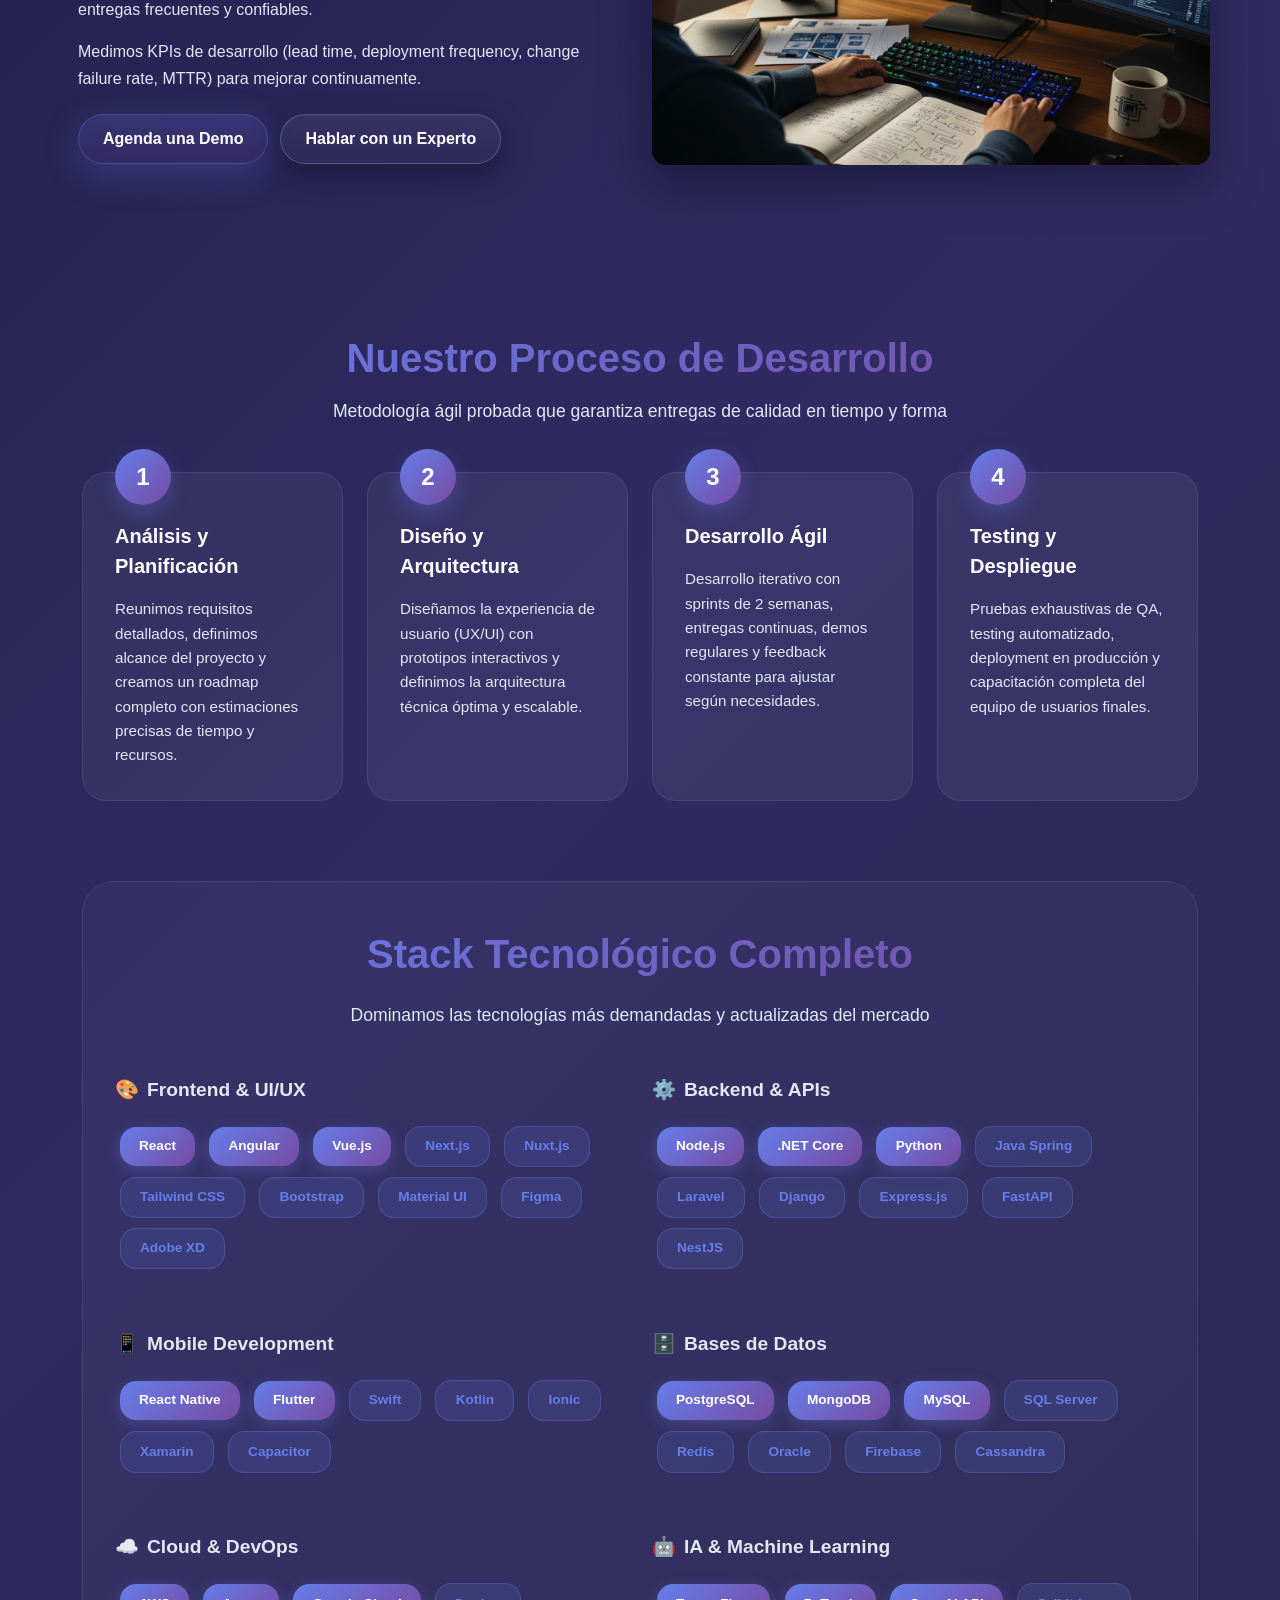
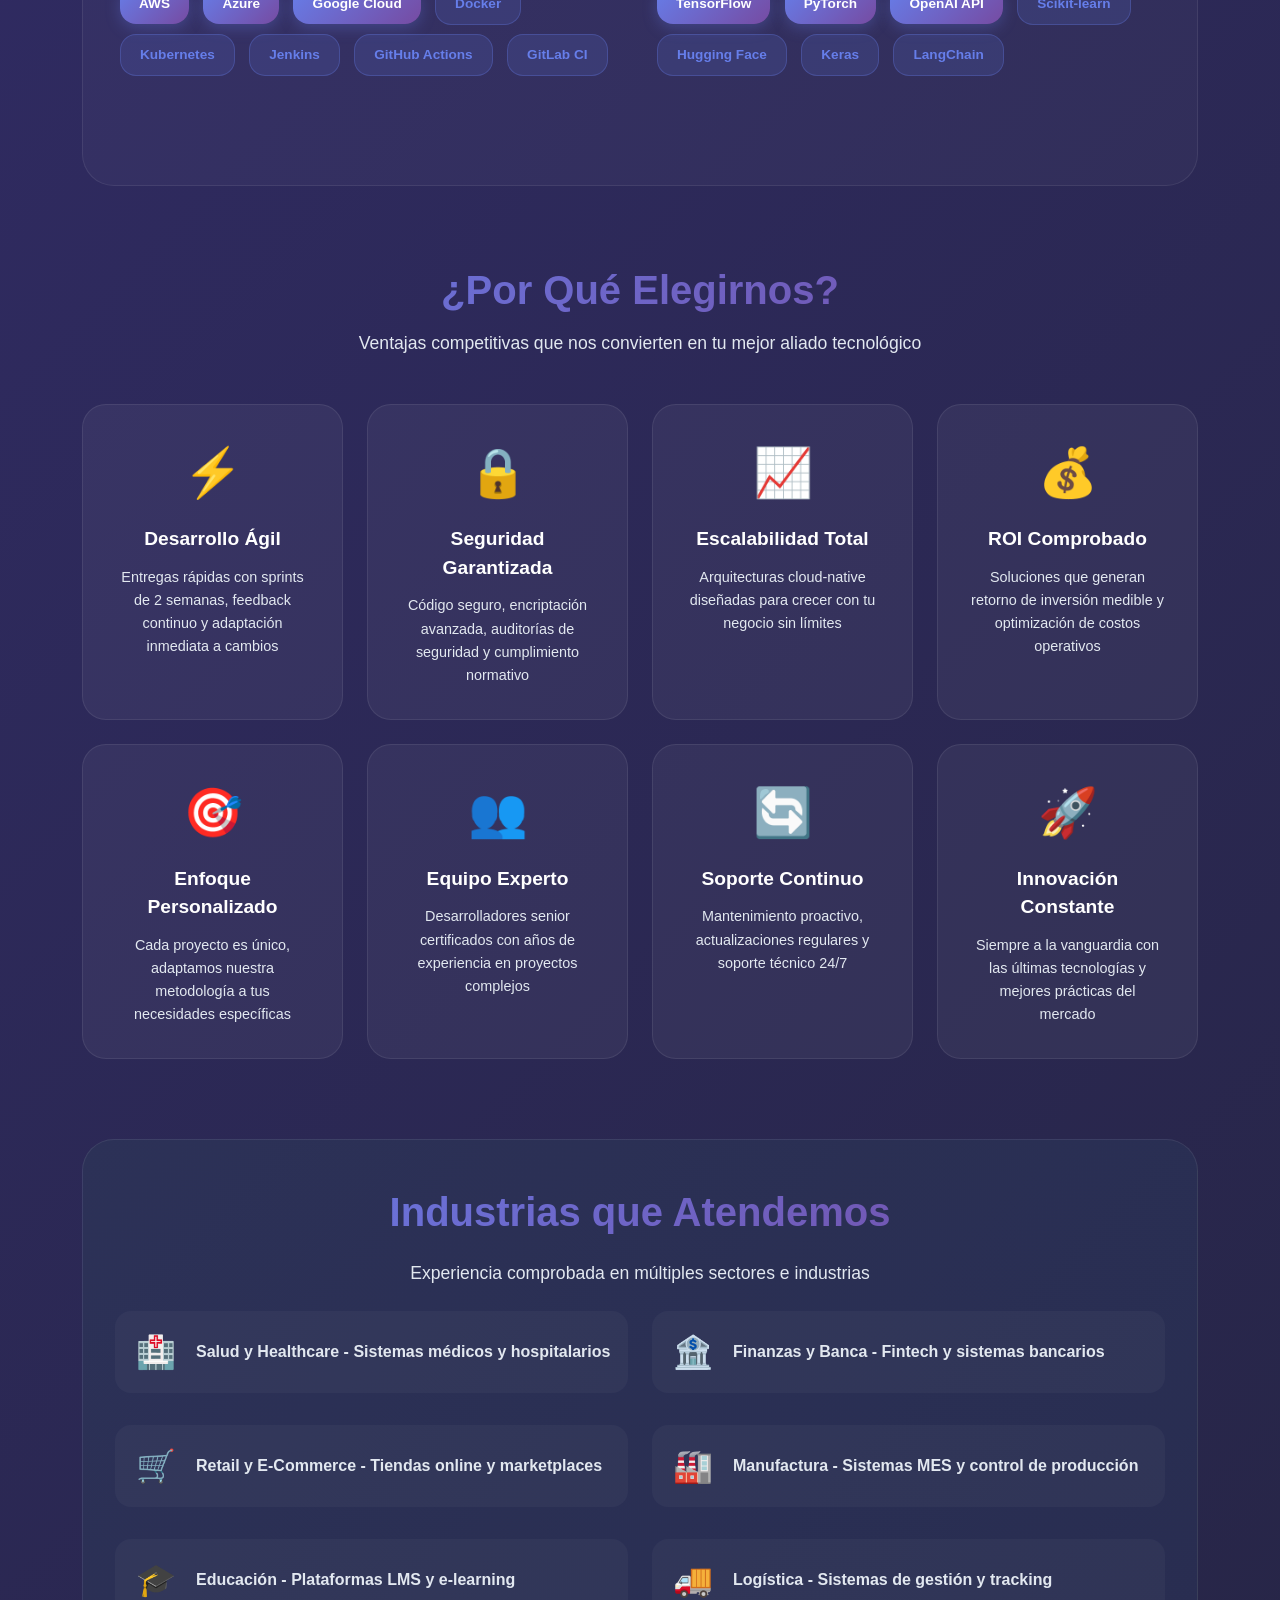
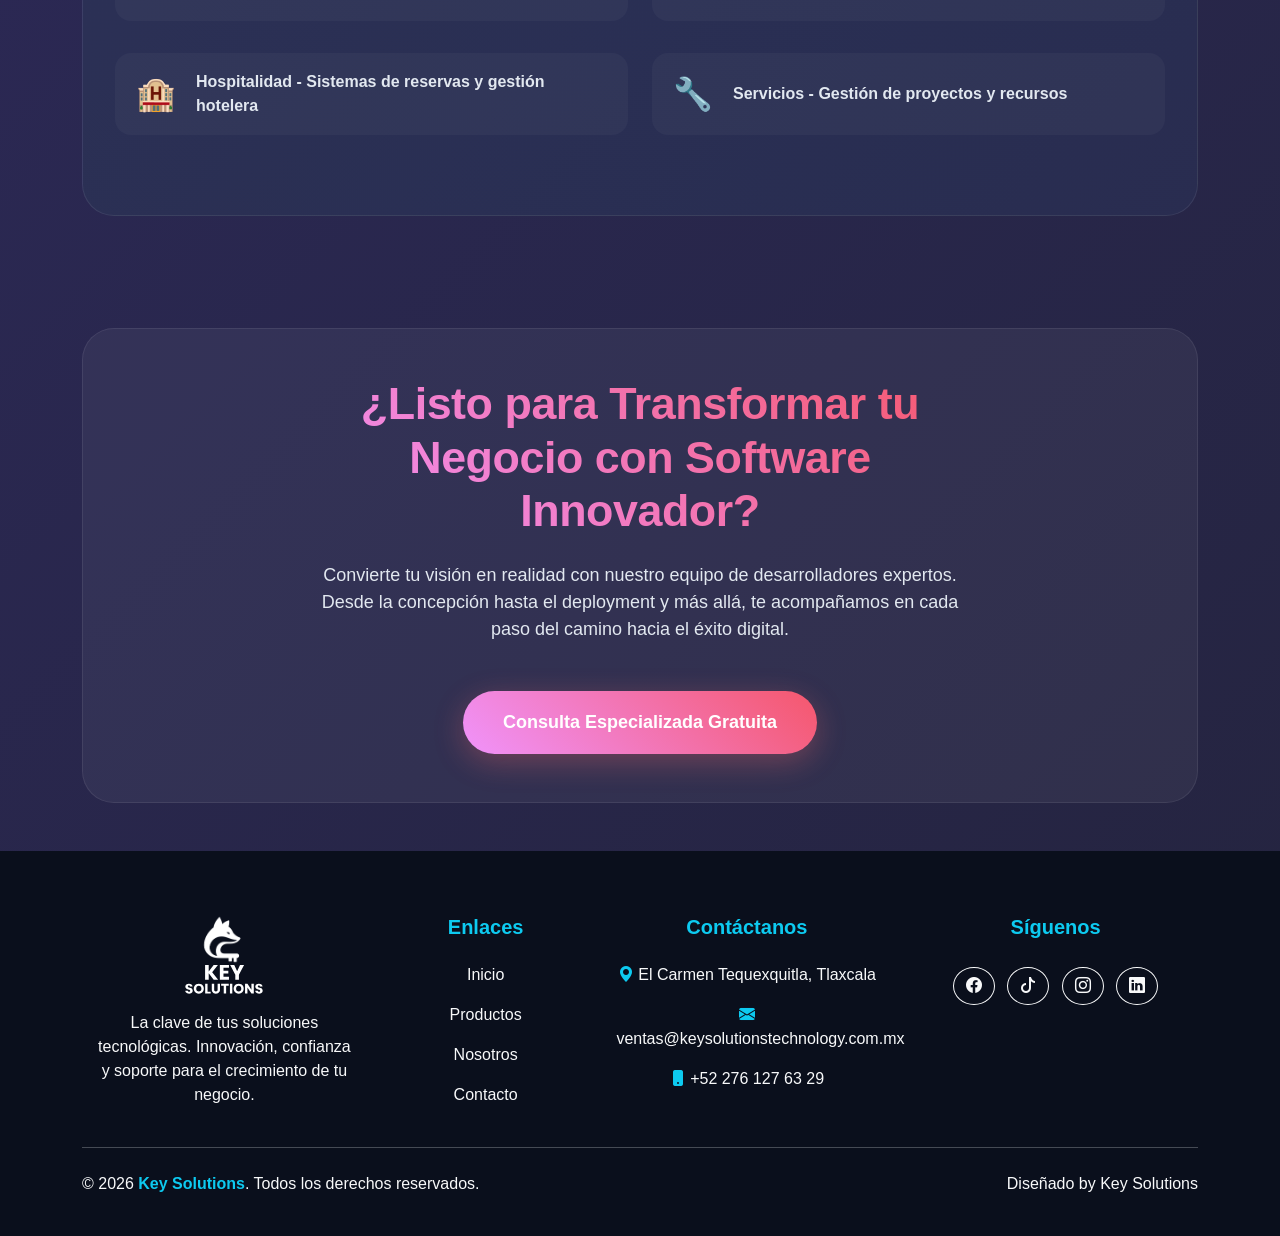
<file: assets/pages/Services/DesarrolloSoftware.html>
<!DOCTYPE html>
<html lang="en">

<head>
    <meta charset="UTF-8">
    <meta name="viewport" content="width=device-width, initial-scale=1.0">
    <title>Desarrollo de Software</title>
    <!-- Favicon en PNG (opcional, mejor calidad) -->
    <link rel="icon" href="../../img/faticon.png" type="image/svg+xml">
    <!-- Bootstrap CSS -->
    <link rel="stylesheet" href="../../css/bootstrap.min.css">

    <!-- Tus estilos personalizados -->
    <link rel="stylesheet" href="../../css/style.css">
    <!-- Bootstrap Icons -->
    <link rel="stylesheet" href="https://cdn.jsdelivr.net/npm/bootstrap-icons@1.11.3/font/bootstrap-icons.css">
    <style>
        :root {
            --primary-gradient: linear-gradient(135deg, #667eea, #764ba2);
            --secondary-gradient: linear-gradient(45deg, #f093fb, #f5576c);
            --tertiary-gradient: linear-gradient(45deg, #4facfe, #00f2fe);
            --quaternary-gradient: linear-gradient(45deg, #43e97b, #38f9d7);
            --bg-primary: linear-gradient(135deg, #0f0c29 0%, #302b63 50%, #24243e 100%);
            --text-light: #e2e8f0;
            --text-muted: #94a3b8;
            --glass-bg: rgba(255, 255, 255, 0.05);
            --glass-border: rgba(255, 255, 255, 0.08);
        }

        body {
            background: var(--bg-primary);
            color: #ffffff;
            font-family: -apple-system, BlinkMacSystemFont, 'Segoe UI', Roboto, sans-serif;
            overflow-x: hidden;
        }

        /* Hero Section */
        .hero-section {
            position: relative;
            padding: 4rem 0 5rem;
            overflow: hidden;
        }

        .hero-section::before {
            content: '';
            position: absolute;
            top: 0;
            left: 0;
            right: 0;
            bottom: 0;
            background:
                radial-gradient(circle at 25% 25%, rgba(102, 126, 234, 0.15) 0%, transparent 45%),
                radial-gradient(circle at 75% 75%, rgba(240, 147, 251, 0.15) 0%, transparent 45%),
                radial-gradient(circle at 50% 50%, rgba(67, 233, 123, 0.08) 0%, transparent 50%);
            pointer-events: none;
        }

        .contact-banner {
            background: linear-gradient(45deg, #25d366, #128c7e);
            padding: 0.75rem 1.5rem;
            border-radius: 50px;
            text-decoration: none;
            color: white !important;
            font-weight: 600;
            font-size: 0.875rem;
            box-shadow: 0 4px 20px rgba(37, 211, 102, 0.3);
            transition: all 0.3s ease;
            animation: pulse 2s infinite;
            display: inline-block;
        }

        @keyframes pulse {

            0%,
            100% {
                transform: scale(1);
            }

            50% {
                transform: scale(1.05);
            }
        }

        .contact-banner:hover {
            transform: translateY(-2px);
            box-shadow: 0 6px 25px rgba(37, 211, 102, 0.4);
            color: white !important;
        }

        .main-title {
            font-size: clamp(2.5rem, 5vw, 3.8rem);
            font-weight: 800;
            background: var(--primary-gradient);
            -webkit-background-clip: text;
            -webkit-text-fill-color: transparent;
            background-clip: text;
            animation: fadeInUp 1s ease;
            letter-spacing: -0.02em;
        }

        .hero-subtitle {
            color: var(--text-light);
            font-size: 1.25rem;
            line-height: 1.6;
            animation: fadeInUp 1s ease 0.2s both;
        }

        /* Stats Section */
        .stats-section {
            background: linear-gradient(135deg, rgba(102, 126, 234, 0.1), rgba(240, 147, 251, 0.1));
            border-radius: 2rem;
            padding: 3rem 2rem;
            margin: 4rem 0;
            border: 1px solid var(--glass-border);
            backdrop-filter: blur(10px);
        }

        .stat-card {
            text-align: center;
            padding: 1.5rem;
        }

        .stat-number {
            font-size: 3.5rem;
            font-weight: 800;
            background: var(--primary-gradient);
            -webkit-background-clip: text;
            -webkit-text-fill-color: transparent;
            background-clip: text;
            margin-bottom: 0.5rem;
            display: block;
        }

        .stat-label {
            color: var(--text-light);
            font-size: 1rem;
            font-weight: 600;
        }

        /* Service Cards */
        .service-card {
            background: var(--glass-bg);
            backdrop-filter: blur(10px);
            border: 1px solid var(--glass-border);
            border-radius: 1.5rem;
            transition: all 0.4s cubic-bezier(0.4, 0, 0.2, 1);
            position: relative;
            overflow: hidden;
            height: 100%;
            animation: fadeInUp 0.6s ease both;
        }

        .service-card::before {
            content: '';
            position: absolute;
            top: 0;
            left: 0;
            right: 0;
            bottom: 0;
            background: linear-gradient(135deg, rgba(102, 126, 234, 0.08), rgba(240, 147, 251, 0.08));
            opacity: 0;
            transition: opacity 0.3s ease;
        }

        .service-card:hover {
            transform: translateY(-8px) scale(1.03);
            box-shadow: 0 25px 70px rgba(102, 126, 234, 0.15);
            border-color: rgba(102, 126, 234, 0.4);
        }

        .service-card:hover::before {
            opacity: 1;
        }

        .service-icon {
            width: 5.5rem;
            height: 5.5rem;
            border-radius: 1.5rem;
            display: flex;
            align-items: center;
            justify-content: center;
            font-size: 2.5rem;
            position: relative;
            z-index: 1;
            box-shadow: 0 8px 32px rgba(0, 0, 0, 0.12);
        }

        .service-icon.icon-1 {
            background: linear-gradient(135deg, #667eea, #764ba2);
        }

        .service-icon.icon-2 {
            background: linear-gradient(45deg, #f093fb, #f5576c);
        }

        .service-icon.icon-3 {
            background: linear-gradient(45deg, #4facfe, #00f2fe);
        }

        .service-icon.icon-4 {
            background: linear-gradient(45deg, #43e97b, #38f9d7);
        }

        .service-icon.icon-5 {
            background: linear-gradient(45deg, #ff9a9e, #fecfef);
        }

        .service-icon.icon-6 {
            background: linear-gradient(45deg, #a8edea, #fed6e3);
        }

        .service-icon.icon-7 {
            background: linear-gradient(45deg, #ffecd2, #fcb69f);
        }

        .service-icon.icon-8 {
            background: linear-gradient(45deg, #d299c2, #fef9d7);
        }

        .service-title {
            font-size: 1.5rem;
            font-weight: 700;
            color: #ffffff;
            position: relative;
            z-index: 1;
        }

        .service-description {
            color: var(--text-light);
            line-height: 1.7;
            font-size: 0.95rem;
            position: relative;
            z-index: 1;
        }

        .service-features {
            position: relative;
            z-index: 1;
        }

        .service-features li {
            color: var(--text-muted);
            font-size: 0.9rem;
            position: relative;
            padding-left: 1.5rem;
        }

        .service-features li::before {
            content: '💻';
            font-weight: bold;
            position: absolute;
            left: 0;
            font-size: 1rem;
        }

        .tech-stack {
            background: rgba(102, 126, 234, 0.12);
            border-radius: 1rem;
            padding: 0.4rem 0.8rem;
            font-size: 0.75rem;
            color: #667eea;
            border: 1px solid rgba(102, 126, 234, 0.25);
            margin: 0.2rem;
            display: inline-block;
            position: relative;
            z-index: 1;
            font-weight: 600;
            transition: all 0.3s ease;
        }

        .tech-stack:hover {
            background: rgba(102, 126, 234, 0.2);
            transform: translateY(-1px);
        }

        .tech-stack.primary {
            background: rgba(102, 126, 234, 0.15);
            color: #667eea;
            border-color: rgba(102, 126, 234, 0.3);
        }

        .tech-stack.secondary {
            background: rgba(240, 147, 251, 0.15);
            color: #f093fb;
            border-color: rgba(240, 147, 251, 0.3);
        }

        .tech-stack.tertiary {
            background: rgba(67, 233, 123, 0.15);
            color: #43e97b;
            border-color: rgba(67, 233, 123, 0.3);
        }

        /* Process Section */
        .process-section {
            margin: 5rem 0;
        }

        .process-card {
            background: var(--glass-bg);
            border: 1px solid var(--glass-border);
            border-radius: 1.5rem;
            padding: 2rem;
            position: relative;
            transition: all 0.3s ease;
            height: 100%;
        }

        .process-card:hover {
            transform: translateY(-5px);
            border-color: rgba(102, 126, 234, 0.3);
            box-shadow: 0 15px 40px rgba(102, 126, 234, 0.1);
        }

        .process-number {
            position: absolute;
            top: -1.5rem;
            left: 2rem;
            width: 3.5rem;
            height: 3.5rem;
            border-radius: 50%;
            background: var(--primary-gradient);
            display: flex;
            align-items: center;
            justify-content: center;
            font-size: 1.5rem;
            font-weight: 800;
            box-shadow: 0 8px 20px rgba(102, 126, 234, 0.3);
        }

        .process-title {
            font-size: 1.25rem;
            font-weight: 700;
            margin-top: 1rem;
            margin-bottom: 1rem;
            color: #ffffff;
        }

        .process-description {
            color: var(--text-light);
            line-height: 1.6;
            font-size: 0.95rem;
        }

        /* Tech Showcase */
        .tech-showcase {
            background: rgba(255, 255, 255, 0.03);
            border-radius: 2rem;
            padding: 3rem 2rem;
            margin: 4rem 0;
            border: 1px solid var(--glass-border);
        }

        .tech-category {
            margin-bottom: 2rem;
        }

        .tech-category-title {
            font-size: 1.2rem;
            font-weight: 700;
            color: var(--text-light);
            margin-bottom: 1rem;
            display: flex;
            align-items: center;
            gap: 0.5rem;
        }

        .tech-badge {
            background: rgba(102, 126, 234, 0.15);
            border: 1px solid rgba(102, 126, 234, 0.3);
            border-radius: 1rem;
            padding: 0.6rem 1.2rem;
            display: inline-block;
            margin: 0.3rem;
            color: #667eea;
            font-weight: 600;
            font-size: 0.85rem;
            transition: all 0.3s ease;
        }

        .tech-badge:hover {
            background: rgba(102, 126, 234, 0.25);
            transform: translateY(-2px);
        }

        .tech-badge.featured {
            background: var(--primary-gradient);
            color: white;
            border: none;
            box-shadow: 0 4px 15px rgba(102, 126, 234, 0.3);
        }

        /* Benefits Section */
        .benefits-section {
            margin: 5rem 0;
        }

        .benefit-card {
            background: var(--glass-bg);
            border: 1px solid var(--glass-border);
            border-radius: 1.5rem;
            padding: 2rem;
            text-align: center;
            transition: all 0.3s ease;
            height: 100%;
        }

        .benefit-card:hover {
            transform: translateY(-5px);
            box-shadow: 0 15px 40px rgba(102, 126, 234, 0.15);
            border-color: rgba(102, 126, 234, 0.3);
        }

        .benefit-icon {
            font-size: 3rem;
            margin-bottom: 1rem;
        }

        .benefit-title {
            font-size: 1.2rem;
            font-weight: 700;
            margin-bottom: 0.75rem;
            color: #ffffff;
        }

        .benefit-text {
            color: var(--text-light);
            font-size: 0.9rem;
            line-height: 1.6;
        }

        /* Industries Section */
        .industries-section {
            background: linear-gradient(135deg, rgba(67, 233, 123, 0.05), rgba(79, 172, 254, 0.05));
            border-radius: 2rem;
            padding: 3rem 2rem;
            margin: 4rem 0;
            border: 1px solid var(--glass-border);
        }

        .industry-item {
            display: flex;
            align-items: center;
            gap: 1rem;
            padding: 1rem;
            background: rgba(255, 255, 255, 0.03);
            border-radius: 1rem;
            margin-bottom: 1rem;
            transition: all 0.3s ease;
            border: 1px solid transparent;
        }

        .industry-item:hover {
            background: rgba(255, 255, 255, 0.08);
            transform: translateX(10px);
            border-color: rgba(102, 126, 234, 0.2);
        }

        .industry-icon {
            font-size: 2rem;
            min-width: 3rem;
            text-align: center;
        }

        .industry-text {
            color: var(--text-light);
            font-weight: 600;
            font-size: 1rem;
        }

        /* Section Titles */
        .section-title {
            font-size: 2.5rem;
            font-weight: 800;
            text-align: center;
            margin-bottom: 1rem;
            background: var(--primary-gradient);
            -webkit-background-clip: text;
            -webkit-text-fill-color: transparent;
            background-clip: text;
        }

        .section-subtitle {
            text-align: center;
            color: var(--text-light);
            font-size: 1.1rem;
            margin-bottom: 3rem;
            max-width: 700px;
            margin-left: auto;
            margin-right: auto;
        }

        /* CTA Section */
        .cta-section {
            background: rgba(255, 255, 255, 0.05);
            border-radius: 2rem;
            position: relative;
            border: 1px solid var(--glass-border);
        }

        .cta-title {
            font-size: clamp(2rem, 4vw, 2.8rem);
            font-weight: 800;
            background: var(--secondary-gradient);
            -webkit-background-clip: text;
            -webkit-text-fill-color: transparent;
            background-clip: text;
            letter-spacing: -0.01em;
        }

        .cta-subtitle {
            color: var(--text-light);
            font-size: 1.125rem;
        }

        .btn-cta {
            background: var(--secondary-gradient);
            border: none;
            padding: 1.125rem 2.5rem;
            border-radius: 50px;
            font-weight: 700;
            font-size: 1.125rem;
            transition: all 0.3s ease;
            box-shadow: 0 8px 30px rgba(255, 107, 107, 0.3);
            text-decoration: none;
            color: white !important;
            display: inline-block;
        }

        .btn-cta:hover {
            transform: translateY(-3px);
            box-shadow: 0 12px 40px rgba(255, 107, 107, 0.4);
            color: white !important;
        }

        /* Animations */
        @keyframes fadeInUp {
            from {
                opacity: 0;
                transform: translateY(30px);
            }

            to {
                opacity: 1;
                transform: translateY(0);
            }
        }

        .service-card:nth-child(1) {
            animation-delay: 0.1s;
        }

        .service-card:nth-child(2) {
            animation-delay: 0.2s;
        }

        .service-card:nth-child(3) {
            animation-delay: 0.3s;
        }

        .service-card:nth-child(4) {
            animation-delay: 0.4s;
        }

        .service-card:nth-child(5) {
            animation-delay: 0.5s;
        }

        .service-card:nth-child(6) {
            animation-delay: 0.6s;
        }

        .service-card:nth-child(7) {
            animation-delay: 0.7s;
        }

        .service-card:nth-child(8) {
            animation-delay: 0.8s;
        }

        /* Responsive */
        @media (max-width: 991px) {
            .contact-banner {
                position: static !important;
                margin-bottom: 2rem;
                display: inline-block;
                top: auto !important;
                right: auto !important;
            }

            .hero-section {
                padding: 2rem 0 3rem;
            }

            .stat-number {
                font-size: 2.5rem;
            }

            .section-title {
                font-size: 2rem;
            }
        }

        @media (min-width: 992px) and (max-width: 1199px) {


            .main-title {
                font-size: 2.8rem;
            }
        }

        /* Feature pairs (image + text) */
        .feature-pair {
            padding: 80px 0;
        }

        .feature-image {
            display: flex;
            align-items: center;
            justify-content: center;
        }

        .feature-image img {
            width: 100%;
            max-height: 360px;
            object-fit: contain;
            border-radius: 14px;
            box-shadow: 0 18px 50px rgba(0, 0, 0, 0.35);
            background: linear-gradient(180deg, rgba(255, 255, 255, 0.03), rgba(0, 0, 0, 0.05));
        }

        .feature-body {
            display: flex;
            flex-direction: column;
            justify-content: center;
            padding: 10px 20px;
        }

        .feature-title {
            font-size: 1.8rem;
            font-weight: 800;
            color: #fff;
            margin-bottom: 12px;
        }

        .feature-text {
            color: var(--text-light);
            line-height: 1.7;
            margin-bottom: 14px;
            font-size: 1rem;
        }

        .btn-row {
            display: flex;
            gap: 12px;
            flex-wrap: wrap;
            align-items: center;
            margin-top: 8px;
        }

        @media (max-width: 991px) {
            .btn-row {
                justify-content: center;
            }

            .feature-pair {
                padding: 48px 0;
            }

            .feature-image img {
                max-height: 240px;
            }

            .feature-title {
                font-size: 1.5rem;
            }
        }

        /* Liquid Glass Button */
        .glass-btn {
            display: inline-block;
            padding: 12px 24px;
            color: #fff;
            text-decoration: none;
            font-weight: 800;
            border-radius: 999px;
            position: relative;
            overflow: hidden;
            backdrop-filter: blur(10px) saturate(120%);
            -webkit-backdrop-filter: blur(10px) saturate(120%);
            background: linear-gradient(180deg, rgba(255, 255, 255, 0.06), rgba(255, 255, 255, 0.02));
            border: 1px solid rgba(255, 255, 255, 0.18);
            box-shadow: 0 10px 30px rgba(0, 0, 0, 0.35), inset 0 1px 0 rgba(255, 255, 255, 0.05);
            transition: transform 220ms cubic-bezier(.2, .9, .2, 1), box-shadow 220ms ease, background 220ms ease;
        }

        .glass-btn.primary {
            background: linear-gradient(180deg, rgba(102, 126, 234, 0.20), rgba(118, 75, 162, 0.16));
            border-color: rgba(102, 126, 234, 0.35);
            box-shadow: 0 10px 35px rgba(102, 126, 234, 0.25);
        }

        .glass-btn::after {
            content: '';
            position: absolute;
            left: -60%;
            top: -10%;
            width: 40%;
            height: 130%;
            background: linear-gradient(120deg, rgba(255, 255, 255, 0.25), rgba(255, 255, 255, 0.02));
            transform: rotate(20deg);
            transition: left 420ms ease;
            pointer-events: none;
        }

        .glass-btn:hover,
        .glass-btn:focus {
            transform: translateY(-3px) scale(1.02);
            box-shadow: 0 18px 55px rgba(0, 0, 0, 0.45);
        }

        .glass-btn.primary:hover,
        .glass-btn.primary:focus {
            box-shadow: 0 22px 60px rgba(102, 126, 234, 0.35);
            background: linear-gradient(180deg, rgba(102, 126, 234, 0.26), rgba(118, 75, 162, 0.22));
        }

        .glass-btn:hover::after,
        .glass-btn:focus::after {
            left: 120%;
        }

        .glass-btn:focus {
            outline: 3px solid rgba(102, 126, 234, 0.2);
            outline-offset: 3px;
        }
    </style>
</head>

<body>
    <nav class="navbar navbar-expand-lg  navbar-dark bg-transparent fixed-top">
        <div class="container-fluid">
            <!-- LOGO -->
            <a class="navbar-brand" href="../../../index.html">
                <img src="../../img/icono.svg" alt="Icono Key Solutions" height="65">
            </a>

            <!-- Botón hamburguesa -->
            <button class="navbar-toggler" type="button" data-bs-toggle="collapse"
                data-bs-target="#navbarSupportedContent" aria-controls="navbarSupportedContent" aria-expanded="false"
                aria-label="Toggle navigation">
                <span class="navbar-toggler-icon"></span>
            </button>

            <!-- Menú -->
            <div class="collapse navbar-collapse" id="navbarSupportedContent">
                <ul class="navbar-nav ms-auto mb-2 mb-lg-0">
                    <li class="nav-item"><a class="nav-link" href="../../../index.html">Inicio</a></li>
                    <li class="nav-item dropdown">
                        <a class="nav-link dropdown-toggle active" href="#" role="button" data-bs-toggle="dropdown"
                            aria-expanded="false">Servicios</a>
                        <ul class="dropdown-menu">
                            <li><a class="dropdown-item" href="ConsultoriaTecnologica.html">Consultoría
                                    Tecnológica</a></li>
                            <li>
                                <hr class="dropdown-divider">
                            </li>
                            <li><a class="dropdown-item active" href="#">Desarrollo
                                    de
                                    Software</a></li>
                            <li>
                                <hr class="dropdown-divider">
                            </li>
                            <li><a class="dropdown-item" href="AutomatizacionConIA.html">Automatización
                                    de
                                    Procesos
                                    con
                                    IA</a></li>
                            <li>
                                <hr class="dropdown-divider">
                            </li>
                            <li><a class="dropdown-item" href="SitiosWeb.html">Páginas
                                    y
                                    Sitios
                                    Web</a></li>
                            <li>
                                <hr class="dropdown-divider">
                            </li>
                            <li><a class="dropdown-item" href="RecuperacionDatos.html">Recuperación
                                    de
                                    datos</a>
                            </li>
                            <li>
                                <hr class="dropdown-divider">
                            </li>
                            <li><a class="dropdown-item" href="SoporteTecnicoRemoto.html">Soporte
                                    Técnico Remoto</a></li>
                            <li>
                                <hr class="dropdown-divider">
                            </li>
                            <li><a class="dropdown-item" href="MantenimientoPreventivoCorrectivo.html">Mantenimiento
                                    Preventivo
                                    y
                                    Correctivo</a></li>
                            <li>
                                <hr class="dropdown-divider">
                            </li>
                            <li><a class="dropdown-item" href="InfraestructuraRed.html">Infraestructura
                                    de
                                    Red</a>
                            </li>
                            <li>
                                <hr class="dropdown-divider">
                            </li>
                            <li><a class="dropdown-item" href="InstalacionCamarasVideovigilancia.html">Instalación
                                    de
                                    Cámaras
                                    de
                                    Videovigilancia</a></li>
                        </ul>
                    </li>
                    <li class="nav-item"><a class="nav-link" href="../Productos.html">Productos</a>
                    </li>
                    <li class="nav-item"><a class="nav-link" href="../Nosotros.html">Nosotros</a></li>
                    <li class="nav-item"><a class="nav-link " href="../Contacto.html">Contacto</a></li>
                </ul>
            </div>
        </div>
    </nav>
    <!-- Hero Section -->
    <section class="hero-section mt-5">
        <div class="container mb-3 mt-4 text-center">
            <a href="https://wa.me/5212761276329?text=Hola!%20Quiero%20más%20información" class="contact-banner"
                target="_blank">
                ¡Cotiza ahora! 📱 276 127 6329
            </a>
        </div>
        <div class="container position-relative">
            <div class="row justify-content-center text-center">
                <div class="col-lg-10">
                    <h1 class="main-title mb-4">Desarrollo de Software</h1>
                    <p class="hero-subtitle mb-5">
                        Creamos soluciones de software innovadoras y especializadas que revolucionan industrias.
                        Desarrollamos tecnología de vanguardia que transforma procesos, optimiza operaciones
                        y acelera el crecimiento exponencial de tu negocio.
                    </p>
                </div>
            </div>
        </div>
    </section>

    <!-- Stats Section -->
    <section class="container">
        <div class="stats-section">
            <div class="row">
                <div class="col-6 col-md-3">
                    <div class="stat-card">
                        <span class="stat-number">10+</span>
                        <div class="stat-label">Proyectos Completados</div>
                    </div>
                </div>
                <div class="col-6 col-md-3">
                    <div class="stat-card">
                        <span class="stat-number">98%</span>
                        <div class="stat-label">Satisfacción Cliente</div>
                    </div>
                </div>
                <div class="col-6 col-md-3">
                    <div class="stat-card">
                        <span class="stat-number">30+</span>
                        <div class="stat-label">Tecnologías Dominadas</div>
                    </div>
                </div>
                <div class="col-6 col-md-3">
                    <div class="stat-card">
                        <span class="stat-number">24/7</span>
                        <div class="stat-label">Soporte Técnico</div>
                    </div>
                </div>
            </div>
        </div>
    </section>

    <!-- Services Section -->
    <section class="py-5">
        <div class="container">
            <h2 class="section-title">Nuestros Servicios de Desarrollo</h2>
            <p class="section-subtitle">
                Soluciones tecnológicas completas que impulsan la transformación digital de tu empresa
            </p>

            <div class="row g-4">
                <!-- Servicio 1 -->
                <div class="col-lg-6 col-xl-3">
                    <div class="service-card p-4 h-100">
                        <div class="service-icon icon-1 mb-3">🏢</div>
                        <h3 class="service-title mb-3">Sistemas de Gestión Empresarial</h3>
                        <p class="service-description mb-3">
                            Desarrollo de ERPs, CRMs o sistemas internos de acuerdo a necesidades y
                            requerimientos del negocio.
                        </p>
                        <ul class="service-features list-unstyled mb-3">
                            <li class="mb-2">ERPs modulares personalizados</li>
                            <li class="mb-2">CRM con automatización avanzada</li>
                            <li class="mb-2">Gestión de recursos humanos</li>
                            <li class="mb-2">Inventarios inteligentes</li>
                        </ul>
                        <div class="mt-3">
                            <span class="tech-stack primary">.NET Core</span>
                            <span class="tech-stack secondary">SAP ABAP</span>
                            <span class="tech-stack tertiary">Odoo</span>
                            <span class="tech-stack primary">Oracle</span>
                            <span class="tech-stack secondary">SQL Server</span>
                        </div>
                    </div>
                </div>

                <!-- Servicio 2 -->
                <div class="col-lg-6 col-xl-3">
                    <div class="service-card p-4 h-100">
                        <div class="service-icon icon-2 mb-3">⚙️</div>
                        <h3 class="service-title mb-3">Aplicaciones Personalizadas</h3>
                        <p class="service-description mb-3">
                            Plataformas hechas a medida que resuelven procesos específicos del negocio.
                        </p>
                        <ul class="service-features list-unstyled mb-3">
                            <li class="mb-2">Automatización de procesos BPM</li>
                            <li class="mb-2">Workflows personalizados</li>
                            <li class="mb-2">Dashboards en tiempo real</li>
                            <li class="mb-2">Integración de sistemas legacy</li>
                        </ul>
                        <div class="mt-3">
                            <span class="tech-stack primary">React</span>
                            <span class="tech-stack secondary">Angular</span>
                            <span class="tech-stack tertiary">Vue.js</span>
                            <span class="tech-stack primary">Node.js</span>
                            <span class="tech-stack secondary">Python</span>
                        </div>
                    </div>
                </div>

                <!-- Servicio 3 -->
                <div class="col-lg-6 col-xl-3">
                    <div class="service-card p-4 h-100">
                        <div class="service-icon icon-3 mb-3">📋</div>
                        <h3 class="service-title mb-3">Aplicaciones para Registro y Control</h3>
                        <p class="service-description mb-3">
                            Aplicaciones para el manejo de usuarios, productos, inventario, ventas,
                            asistencia, etc.
                        </p>
                        <ul class="service-features list-unstyled mb-3">
                            <li class="mb-2">Control de usuarios y permisos</li>
                            <li class="mb-2">Gestión de inventarios multi-sede</li>
                            <li class="mb-2">Punto de venta (POS) avanzado</li>
                            <li class="mb-2">Asistencia biométrica/facial</li>
                        </ul>
                        <div class="mt-3">
                            <span class="tech-stack primary">Laravel</span>
                            <span class="tech-stack secondary">Django</span>
                            <span class="tech-stack tertiary">Spring Boot</span>
                            <span class="tech-stack primary">MySQL</span>
                            <span class="tech-stack secondary">PostgreSQL</span>
                        </div>
                    </div>
                </div>

                <!-- Servicio 4 -->
                <div class="col-lg-6 col-xl-3">
                    <div class="service-card p-4 h-100">
                        <div class="service-icon icon-4 mb-3">📊</div>
                        <h3 class="service-title mb-3">Módulos de Control y Reportes</h3>
                        <p class="service-description mb-3">
                            Sistemas para visualizar indicadores (KPIs), generar reportes y tomar
                            decisiones en tiempo real.
                        </p>
                        <ul class="service-features list-unstyled mb-3">
                            <li class="mb-2">Dashboards interactivos avanzados</li>
                            <li class="mb-2">KPIs personalizados por rol</li>
                            <li class="mb-2">Reportes automatizados programables</li>
                            <li class="mb-2">Análisis predictivo con ML</li>
                        </ul>
                        <div class="mt-3">
                            <span class="tech-stack primary">Power BI</span>
                            <span class="tech-stack secondary">Tableau</span>
                            <span class="tech-stack tertiary">D3.js</span>
                            <span class="tech-stack primary">Chart.js</span>
                            <span class="tech-stack secondary">Plotly</span>
                        </div>
                    </div>
                </div>

                <!-- Servicio 5 -->
                <div class="col-lg-6 col-xl-3">
                    <div class="service-card p-4 h-100">
                        <div class="service-icon icon-5 mb-3">🔗</div>
                        <h3 class="service-title mb-3">Integraciones con Plataformas Externas</h3>
                        <p class="service-description mb-3">
                            Conexión con APIs, sistemas contables, pasarelas de pago y otros servicios.
                        </p>
                        <ul class="service-features list-unstyled mb-3">
                            <li class="mb-2">APIs RESTful y GraphQL</li>
                            <li class="mb-2">SAP, Oracle, QuickBooks, CONTPAQi</li>
                            <li class="mb-2">Stripe, PayPal, Mercado Pago, OXXO</li>
                            <li class="mb-2">Webhooks y microservicios</li>
                        </ul>
                        <div class="mt-3">
                            <span class="tech-stack primary">REST API</span>
                            <span class="tech-stack secondary">GraphQL</span>
                            <span class="tech-stack tertiary">gRPC</span>
                            <span class="tech-stack primary">Postman</span>
                            <span class="tech-stack secondary">Swagger</span>
                        </div>
                    </div>
                </div>

                <!-- Servicio 6 -->
                <div class="col-lg-6 col-xl-3">
                    <div class="service-card p-4 h-100">
                        <div class="service-icon icon-6 mb-3">📱</div>
                        <h3 class="service-title mb-3">Aplicaciones Móviles</h3>
                        <p class="service-description mb-3">
                            Apps nativas y multiplataforma para iOS y Android con sincronización
                            en tiempo real.
                        </p>
                        <ul class="service-features list-unstyled mb-3">
                            <li class="mb-2">Apps nativas iOS/Android</li>
                            <li class="mb-2">Progressive Web Apps (PWA)</li>
                            <li class="mb-2">Sincronización offline-online</li>
                            <li class="mb-2">Push notifications inteligentes</li>
                        </ul>
                        <div class="mt-3">
                            <span class="tech-stack primary">React Native</span>
                            <span class="tech-stack secondary">Flutter</span>
                            <span class="tech-stack tertiary">Swift</span>
                            <span class="tech-stack primary">Kotlin</span>
                            <span class="tech-stack secondary">Ionic</span>
                        </div>
                    </div>
                </div>

                <!-- Servicio 7 -->
                <div class="col-lg-6 col-xl-3">
                    <div class="service-card p-4 h-100">
                        <div class="service-icon icon-7 mb-3">🛒</div>
                        <h3 class="service-title mb-3">E-Commerce y Tiendas Online</h3>
                        <p class="service-description mb-3">
                            Plataformas de comercio electrónico completas con pasarelas de pago
                            y gestión de inventarios.
                        </p>
                        <ul class="service-features list-unstyled mb-3">
                            <li class="mb-2">Catálogos de productos avanzados</li>
                            <li class="mb-2">Carrito de compras inteligente</li>
                            <li class="mb-2">Pasarelas de pago múltiples</li>
                            <li class="mb-2">Gestión de pedidos omnicanal</li>
                        </ul>
                        <div class="mt-3">
                            <span class="tech-stack primary">Shopify</span>
                            <span class="tech-stack secondary">WooCommerce</span>
                            <span class="tech-stack tertiary">Magento</span>
                            <span class="tech-stack primary">PrestaShop</span>
                            <span class="tech-stack secondary">Next.js</span>
                        </div>
                    </div>
                </div>

                <!-- Servicio 8 -->
                <div class="col-lg-6 col-xl-3">
                    <div class="service-card p-4 h-100">
                        <div class="service-icon icon-8 mb-3">🤖</div>
                        <h3 class="service-title mb-3">Inteligencia Artificial y Automatización</h3>
                        <p class="service-description mb-3">
                            Chatbots inteligentes, análisis predictivo, automatización RPA y
                            machine learning.
                        </p>
                        <ul class="service-features list-unstyled mb-3">
                            <li class="mb-2">ChatBots con GPT/LLM</li>
                            <li class="mb-2">Automatización RPA</li>
                            <li class="mb-2">Machine Learning predictivo</li>
                            <li class="mb-2">Computer Vision y OCR</li>
                        </ul>
                        <div class="mt-3">
                            <span class="tech-stack primary">TensorFlow</span>
                            <span class="tech-stack secondary">PyTorch</span>
                            <span class="tech-stack tertiary">OpenAI API</span>
                            <span class="tech-stack primary">Scikit-learn</span>
                            <span class="tech-stack secondary">UiPath</span>
                        </div>
                    </div>
                </div>
            </div>
        </div>
    </section>

    <!-- Feature Pair: Imagen Izquierda / Texto Derecha -->
    <section class="feature-pair container">
        <div class="row align-items-center g-4">
            <div class="col-lg-6 feature-image">
                <img src="../../img/Software-1.png" alt="Arquitectura de software a medida" loading="lazy">
            </div>
            <div class="col-lg-6 feature-body">
                <h3 class="feature-title">Arquitecturas Escalables y Seguras</h3>
                <p class="feature-text">Diseñamos arquitectura moderna basada en microservicios, mensajería y APIs bien
                    definidas. Seguridad, observabilidad y rendimiento están embebidos desde el diseño para que tu
                    plataforma escale sin fricciones.</p>
                <p class="feature-text">Orquestamos despliegues con CI/CD, integraciones sólidas y monitoreo proactivo
                    para mantener tu operación estable y veloz.</p>
                <div class="btn-row">
                    <a href="tel:+522761276329" class="glass-btn primary">Cotizar Arquitectura</a>
                    <a href="../Contacto.html" class="glass-btn">Ver Casos</a>
                </div>
            </div>
        </div>
    </section>

    <!-- Feature Pair: Texto Izquierda / Imagen Derecha -->
    <section class="feature-pair container">
        <div class="row align-items-center g-4">
            <div class="col-lg-6 feature-body">
                <h3 class="feature-title">Calidad de Código y Entregas Continuas</h3>
                <p class="feature-text">Aplicamos buenas prácticas: pruebas automatizadas, code review, estándares de
                    calidad y cobertura; todo integrado a pipelines de CI/CD para entregas frecuentes y confiables.</p>
                <p class="feature-text">Medimos KPIs de desarrollo (lead time, deployment frequency, change failure
                    rate, MTTR) para mejorar continuamente.</p>
                <div class="btn-row">
                    <a href="../Contacto.html" class="glass-btn primary">Agenda una Demo</a>
                    <a href="https://wa.me/5212761276329?text=Hola!%20Quiero%20más%20información" class="glass-btn"
                        target="_blank">Hablar con un Experto</a>
                </div>
            </div>
            <div class="col-lg-6 feature-image">
                <img src="../../img/Software-2.png" alt="DevOps y CI/CD para software" loading="lazy">
            </div>
        </div>
    </section>

    <!-- Process Section -->
    <section class="process-section">
        <div class="container">
            <h2 class="section-title">Nuestro Proceso de Desarrollo</h2>
            <p class="section-subtitle">
                Metodología ágil probada que garantiza entregas de calidad en tiempo y forma
            </p>

            <div class="row g-4">
                <div class="col-lg-3 col-md-6">
                    <div class="process-card">
                        <div class="process-number">1</div>
                        <div class="process-title">Análisis y Planificación</div>
                        <div class="process-description">
                            Reunimos requisitos detallados, definimos alcance del proyecto y creamos
                            un roadmap completo con estimaciones precisas de tiempo y recursos.
                        </div>
                    </div>
                </div>

                <div class="col-lg-3 col-md-6">
                    <div class="process-card">
                        <div class="process-number">2</div>
                        <div class="process-title">Diseño y Arquitectura</div>
                        <div class="process-description">
                            Diseñamos la experiencia de usuario (UX/UI) con prototipos interactivos
                            y definimos la arquitectura técnica óptima y escalable.
                        </div>
                    </div>
                </div>

                <div class="col-lg-3 col-md-6">
                    <div class="process-card">
                        <div class="process-number">3</div>
                        <div class="process-title">Desarrollo Ágil</div>
                        <div class="process-description">
                            Desarrollo iterativo con sprints de 2 semanas, entregas continuas,
                            demos regulares y feedback constante para ajustar según necesidades.
                        </div>
                    </div>
                </div>

                <div class="col-lg-3 col-md-6">
                    <div class="process-card">
                        <div class="process-number">4</div>
                        <div class="process-title">Testing y Despliegue</div>
                        <div class="process-description">
                            Pruebas exhaustivas de QA, testing automatizado, deployment en producción
                            y capacitación completa del equipo de usuarios finales.
                        </div>
                    </div>
                </div>
            </div>
        </div>
    </section>

    <!-- Tech Showcase -->
    <section class="container">
        <div class="tech-showcase">
            <h2 class="section-title mb-4">Stack Tecnológico Completo</h2>
            <p class="section-subtitle">
                Dominamos las tecnologías más demandadas y actualizadas del mercado
            </p>

            <div class="row">
                <div class="col-md-6 mb-4">
                    <div class="tech-category">
                        <div class="tech-category-title">
                            <span>🎨</span> Frontend & UI/UX
                        </div>
                        <div>
                            <span class="tech-badge featured">React</span>
                            <span class="tech-badge featured">Angular</span>
                            <span class="tech-badge featured">Vue.js</span>
                            <span class="tech-badge">Next.js</span>
                            <span class="tech-badge">Nuxt.js</span>
                            <span class="tech-badge">Tailwind CSS</span>
                            <span class="tech-badge">Bootstrap</span>
                            <span class="tech-badge">Material UI</span>
                            <span class="tech-badge">Figma</span>
                            <span class="tech-badge">Adobe XD</span>
                        </div>
                    </div>
                </div>

                <div class="col-md-6 mb-4">
                    <div class="tech-category">
                        <div class="tech-category-title">
                            <span>⚙️</span> Backend & APIs
                        </div>
                        <div>
                            <span class="tech-badge featured">Node.js</span>
                            <span class="tech-badge featured">.NET Core</span>
                            <span class="tech-badge featured">Python</span>
                            <span class="tech-badge">Java Spring</span>
                            <span class="tech-badge">Laravel</span>
                            <span class="tech-badge">Django</span>
                            <span class="tech-badge">Express.js</span>
                            <span class="tech-badge">FastAPI</span>
                            <span class="tech-badge">NestJS</span>
                        </div>
                    </div>
                </div>

                <div class="col-md-6 mb-4">
                    <div class="tech-category">
                        <div class="tech-category-title">
                            <span>📱</span> Mobile Development
                        </div>
                        <div>
                            <span class="tech-badge featured">React Native</span>
                            <span class="tech-badge featured">Flutter</span>
                            <span class="tech-badge">Swift</span>
                            <span class="tech-badge">Kotlin</span>
                            <span class="tech-badge">Ionic</span>
                            <span class="tech-badge">Xamarin</span>
                            <span class="tech-badge">Capacitor</span>
                        </div>
                    </div>
                </div>

                <div class="col-md-6 mb-4">
                    <div class="tech-category">
                        <div class="tech-category-title">
                            <span>🗄️</span> Bases de Datos
                        </div>
                        <div>
                            <span class="tech-badge featured">PostgreSQL</span>
                            <span class="tech-badge featured">MongoDB</span>
                            <span class="tech-badge featured">MySQL</span>
                            <span class="tech-badge">SQL Server</span>
                            <span class="tech-badge">Redis</span>
                            <span class="tech-badge">Oracle</span>
                            <span class="tech-badge">Firebase</span>
                            <span class="tech-badge">Cassandra</span>
                        </div>
                    </div>
                </div>

                <div class="col-md-6 mb-4">
                    <div class="tech-category">
                        <div class="tech-category-title">
                            <span>☁️</span> Cloud & DevOps
                        </div>
                        <div>
                            <span class="tech-badge featured">AWS</span>
                            <span class="tech-badge featured">Azure</span>
                            <span class="tech-badge featured">Google Cloud</span>
                            <span class="tech-badge">Docker</span>
                            <span class="tech-badge">Kubernetes</span>
                            <span class="tech-badge">Jenkins</span>
                            <span class="tech-badge">GitHub Actions</span>
                            <span class="tech-badge">GitLab CI</span>
                        </div>
                    </div>
                </div>

                <div class="col-md-6 mb-4">
                    <div class="tech-category">
                        <div class="tech-category-title">
                            <span>🤖</span> IA & Machine Learning
                        </div>
                        <div>
                            <span class="tech-badge featured">TensorFlow</span>
                            <span class="tech-badge featured">PyTorch</span>
                            <span class="tech-badge featured">OpenAI API</span>
                            <span class="tech-badge">Scikit-learn</span>
                            <span class="tech-badge">Hugging Face</span>
                            <span class="tech-badge">Keras</span>
                            <span class="tech-badge">LangChain</span>
                        </div>
                    </div>
                </div>
            </div>
        </div>
    </section>

    <!-- Benefits Section -->
    <section class="benefits-section">
        <div class="container">
            <h2 class="section-title">¿Por Qué Elegirnos?</h2>
            <p class="section-subtitle">
                Ventajas competitivas que nos convierten en tu mejor aliado tecnológico
            </p>

            <div class="row g-4">
                <div class="col-lg-3 col-md-6">
                    <div class="benefit-card">
                        <div class="benefit-icon">⚡</div>
                        <div class="benefit-title">Desarrollo Ágil</div>
                        <div class="benefit-text">
                            Entregas rápidas con sprints de 2 semanas, feedback continuo y adaptación inmediata a
                            cambios
                        </div>
                    </div>
                </div>

                <div class="col-lg-3 col-md-6">
                    <div class="benefit-card">
                        <div class="benefit-icon">🔒</div>
                        <div class="benefit-title">Seguridad Garantizada</div>
                        <div class="benefit-text">
                            Código seguro, encriptación avanzada, auditorías de seguridad y cumplimiento normativo
                        </div>
                    </div>
                </div>

                <div class="col-lg-3 col-md-6">
                    <div class="benefit-card">
                        <div class="benefit-icon">📈</div>
                        <div class="benefit-title">Escalabilidad Total</div>
                        <div class="benefit-text">
                            Arquitecturas cloud-native diseñadas para crecer con tu negocio sin límites
                        </div>
                    </div>
                </div>

                <div class="col-lg-3 col-md-6">
                    <div class="benefit-card">
                        <div class="benefit-icon">💰</div>
                        <div class="benefit-title">ROI Comprobado</div>
                        <div class="benefit-text">
                            Soluciones que generan retorno de inversión medible y optimización de costos operativos
                        </div>
                    </div>
                </div>

                <div class="col-lg-3 col-md-6">
                    <div class="benefit-card">
                        <div class="benefit-icon">🎯</div>
                        <div class="benefit-title">Enfoque Personalizado</div>
                        <div class="benefit-text">
                            Cada proyecto es único, adaptamos nuestra metodología a tus necesidades específicas
                        </div>
                    </div>
                </div>

                <div class="col-lg-3 col-md-6">
                    <div class="benefit-card">
                        <div class="benefit-icon">👥</div>
                        <div class="benefit-title">Equipo Experto</div>
                        <div class="benefit-text">
                            Desarrolladores senior certificados con años de experiencia en proyectos complejos
                        </div>
                    </div>
                </div>

                <div class="col-lg-3 col-md-6">
                    <div class="benefit-card">
                        <div class="benefit-icon">🔄</div>
                        <div class="benefit-title">Soporte Continuo</div>
                        <div class="benefit-text">
                            Mantenimiento proactivo, actualizaciones regulares y soporte técnico 24/7
                        </div>
                    </div>
                </div>

                <div class="col-lg-3 col-md-6">
                    <div class="benefit-card">
                        <div class="benefit-icon">🚀</div>
                        <div class="benefit-title">Innovación Constante</div>
                        <div class="benefit-text">
                            Siempre a la vanguardia con las últimas tecnologías y mejores prácticas del mercado
                        </div>
                    </div>
                </div>
            </div>
        </div>
    </section>

    <!-- Industries Section -->
    <section class="container">
        <div class="industries-section">
            <h2 class="section-title mb-4">Industrias que Atendemos</h2>
            <p class="section-subtitle mb-4">
                Experiencia comprobada en múltiples sectores e industrias
            </p>

            <div class="row">
                <div class="col-md-6 mb-3">
                    <div class="industry-item">
                        <div class="industry-icon">🏥</div>
                        <div class="industry-text">Salud y Healthcare - Sistemas médicos y hospitalarios</div>
                    </div>
                </div>

                <div class="col-md-6 mb-3">
                    <div class="industry-item">
                        <div class="industry-icon">🏦</div>
                        <div class="industry-text">Finanzas y Banca - Fintech y sistemas bancarios</div>
                    </div>
                </div>

                <div class="col-md-6 mb-3">
                    <div class="industry-item">
                        <div class="industry-icon">🛒</div>
                        <div class="industry-text">Retail y E-Commerce - Tiendas online y marketplaces</div>
                    </div>
                </div>

                <div class="col-md-6 mb-3">
                    <div class="industry-item">
                        <div class="industry-icon">🏭</div>
                        <div class="industry-text">Manufactura - Sistemas MES y control de producción</div>
                    </div>
                </div>

                <div class="col-md-6 mb-3">
                    <div class="industry-item">
                        <div class="industry-icon">🎓</div>
                        <div class="industry-text">Educación - Plataformas LMS y e-learning</div>
                    </div>
                </div>

                <div class="col-md-6 mb-3">
                    <div class="industry-item">
                        <div class="industry-icon">🚚</div>
                        <div class="industry-text">Logística - Sistemas de gestión y tracking</div>
                    </div>
                </div>

                <div class="col-md-6 mb-3">
                    <div class="industry-item">
                        <div class="industry-icon">🏨</div>
                        <div class="industry-text">Hospitalidad - Sistemas de reservas y gestión hotelera</div>
                    </div>
                </div>

                <div class="col-md-6 mb-3">
                    <div class="industry-item">
                        <div class="industry-icon">🔧</div>
                        <div class="industry-text">Servicios - Gestión de proyectos y recursos</div>
                    </div>
                </div>
            </div>
        </div>
    </section>

    <!-- CTA Section -->
    <section class="py-5 mt-5">
        <div class="container">
            <div class="cta-section p-5 text-center">
                <div class="row justify-content-center">
                    <div class="col-lg-8">
                        <h2 class="cta-title mb-4">¿Listo para Transformar tu Negocio con Software Innovador?</h2>
                        <p class="cta-subtitle mb-5">
                            Convierte tu visión en realidad con nuestro equipo de desarrolladores expertos.
                            Desde la concepción hasta el deployment y más allá, te acompañamos en cada paso
                            del camino hacia el éxito digital.
                        </p>
                        <a href="tel:+522761276329" class="btn-cta">
                            Consulta Especializada Gratuita
                        </a>
                    </div>
                </div>
            </div>
        </div>
    </section>
    <!-- FOOTER -->
    <footer class="text-light pt-5 pb-4" style="background-color: #0a0f1c;">
        <div class="container text-md-left">
            <div class="row text-md-left">

                <!-- Logo y descripción -->
                <div class="col-md-3 col-lg-3 col-xl-3 mx-auto mt-3">
                    <a class="navbar-brand" href="../../../index.html">
                        <img src="../../img/logotipo.svg" alt="Key Solutions" height="80">
                    </a>
                    <p class="mt-3">
                        La clave de tus soluciones tecnológicas.
                        Innovación, confianza y soporte para el crecimiento
                        de tu negocio.
                    </p>
                </div>

                <!-- Enlaces rápidos -->
                <div class="col-md-2 col-lg-2 col-xl-2 mx-auto mt-3">
                    <h5 class="mb-4 fw-bold text-info">Enlaces</h5>
                    <p><a href="../../../index.html" class="text-light text-decoration-none">Inicio</a></p>
                    <p><a href="../Productos.html" class="text-light text-decoration-none">Productos</a></p>
                    <p><a href="../Nosotros.html" class="text-light text-decoration-none">Nosotros</a></p>
                    <p><a href=".../Contacto.html" class="text-light text-decoration-none">Contacto</a></p>
                </div>

                <!-- Contacto -->
                <div class="col-md-4 col-lg-3 col-xl-3 mx-auto mt-3">
                    <h5 class="mb-4 fw-bold text-info">Contáctanos</h5>
                    <p><i class="bi bi-geo-alt-fill text-info"></i> El
                        Carmen Tequexquitla, Tlaxcala</p>
                    <p><i class="bi bi-envelope-fill text-info"></i>
                        ventas@keysolutionstechnology.com.mx</p>
                    <p><i class="bi bi-phone-fill text-info"></i> +52 276
                        127 63 29</p>
                </div>

                <!-- Redes sociales -->
                <div class="col-md-3 col-lg-4 col-xl-3 mx-auto mt-3 text-center">
                    <h5 class="mb-4 fw-bold text-info">Síguenos</h5>
                    <a href="https://www.facebook.com/profile.php?id=100092268075207" target="_blank"
                        class="btn btn-outline-light btn-floating m-1" style="border-radius:50%;">
                        <i class="bi bi-facebook"></i>
                    </a>
                    <a href="https://www.tiktok.com/@key.solutions3?is_from_webapp=1&sender_device=pc"
                        class="btn btn-outline-light btn-floating m-1" style="border-radius:50%;" target="_blank">
                        <i class="bi bi-tiktok"></i>
                    </a>
                    <a href="https://www.instagram.com/keysolutionstechnology?igsh=dW5ubW1sank2ZGs="
                        class="btn btn-outline-light btn-floating m-1" style="border-radius:50%;" target="_blank">
                        <i class="bi bi-instagram"></i>
                    </a>
                    <a href="https://www.linkedin.com/in/key-solutions-technology-21973a388"
                        class="btn btn-outline-light btn-floating m-1" style="border-radius:50%;" target="_blank">
                        <i class="bi bi-linkedin"></i>
                    </a>
                </div>
            </div>

            <hr class="my-4 text-light">

            <!-- Derechos reservados -->
            <div class="row align-items-center">
                <div class="col-md-7 col-lg-8">
                    <p class="text-center text-md-start">
                        © 2026 <strong class="text-info">Key
                            Solutions</strong>. Todos los derechos
                        reservados.
                    </p>
                </div>
                <div class="col-md-5 col-lg-4 text-center text-md-end">
                    <p>Diseñado by Key Solutions</p>
                </div>
            </div>
        </div>
    </footer>
    <!-- Contenedor de botones flotantes -->
    <div class="floating-buttons">
        <!-- Botón WhatsApp -->
        <a href="https://wa.me/5212761276329?text=Hola!%20Quiero%20más%20información" target="_blank"
            class="btn-whatsapp">
            <i class="bi bi-whatsapp"></i>
        </a>
        <!-- Botón Subir Arriba -->
        <button id="btn-top" class="btn-top">
            <i class="bi bi-chevron-up"></i>
        </button>
    </div>

    <!-- Bootstrap Bundle con Popper -->
    <script src="../../js/bootstrap.bundle.min.js"></script>
</body>

</html>
<script>
    // BOTÓN SUBIR - robusto con contenedor flotante
    (function () {
        function initBtnBehavior() {
            const btnTop = document.getElementById("btn-top");
            if (!btnTop) return false;

            const SHOW_AT = 200; // px desde top para mostrar el botón

            const checkScroll = () => {
                const sc = window.scrollY || document.documentElement.scrollTop || document.body.scrollTop || 0;
                if (sc > SHOW_AT) {
                    btnTop.classList.add("show"); // añade clase para mostrar
                } else {
                    btnTop.classList.remove("show"); // oculta el botón
                }
            };

            // Estado inicial
            checkScroll();

            // Listeners
            window.addEventListener("scroll", checkScroll, { passive: true });
            window.addEventListener("resize", checkScroll);

            // Click en el botón
            btnTop.addEventListener("click", (e) => {
                e.preventDefault();
                window.scrollTo({ top: 0, behavior: "smooth" });
            });

            return true;
        }

        // Inicializar cuando el DOM esté listo
        document.addEventListener("DOMContentLoaded", () => {
            if (!initBtnBehavior()) {
                // Si el botón aparece después de cargar el script
                const mo = new MutationObserver((mutations, observer) => {
                    if (initBtnBehavior()) observer.disconnect();
                });
                mo.observe(document.body, { childList: true, subtree: true });

                // Fallback: intenta después de 1 segundo
                setTimeout(() => { initBtnBehavior(); }, 1000);
            }
        });
    })();

    // Animación de las tarjetas al hacer scroll
    const observerOptions = {
        threshold: 0.1,
        rootMargin: '0px 0px -50px 0px'
    };

    const observer = new IntersectionObserver((entries) => {
        entries.forEach(entry => {
            if (entry.isIntersecting) {
                entry.target.style.animation = 'fadeInUp 0.6s ease forwards';
            }
        });
    }, observerOptions);

    document.querySelectorAll('.service-card, .feature-pair .col-lg-6').forEach(el => {
        el.style.opacity = '0';
        observer.observe(el);
    });

    // Efecto de parallax suave para el hero
    window.addEventListener('scroll', () => {
        const scrolled = window.pageYOffset;
        const parallax = document.querySelector('.hero-section');
        if (parallax) {
            const speed = scrolled * 0.5;
            parallax.style.transform = `translateY(${speed}px)`;
        }
    });

    // Animación de números de estadísticas
    const animateNumbers = () => {
        const statNumbers = document.querySelectorAll('.stat-number');

        statNumbers.forEach(stat => {
            const text = stat.textContent;
            const hasPlus = text.includes('+');
            const hasPercent = text.includes('%');
            const hasSlash = text.includes('/');

            if (hasSlash) return; // Skip 24/7

            const number = parseInt(text.replace(/[^0-9]/g, ''));
            const duration = 2000;
            const steps = 60;
            const increment = number / steps;
            let current = 0;

            const timer = setInterval(() => {
                current += increment;
                if (current >= number) {
                    current = number;
                    clearInterval(timer);
                }

                let displayText = Math.floor(current).toString();
                if (hasPlus) displayText += '+';
                if (hasPercent) displayText += '%';

                stat.textContent = displayText;
            }, duration / steps);
        });
    };

    // Observar cuando las estadísticas entren en viewport
    const statsObserver = new IntersectionObserver((entries) => {
        entries.forEach(entry => {
            if (entry.isIntersecting) {
                animateNumbers();
                statsObserver.unobserve(entry.target);
            }
        });
    }, { threshold: 0.5 });

    const statsSection = document.querySelector('.stats-section');
    if (statsSection) {
        statsObserver.observe(statsSection);
    }
</script>
</file>
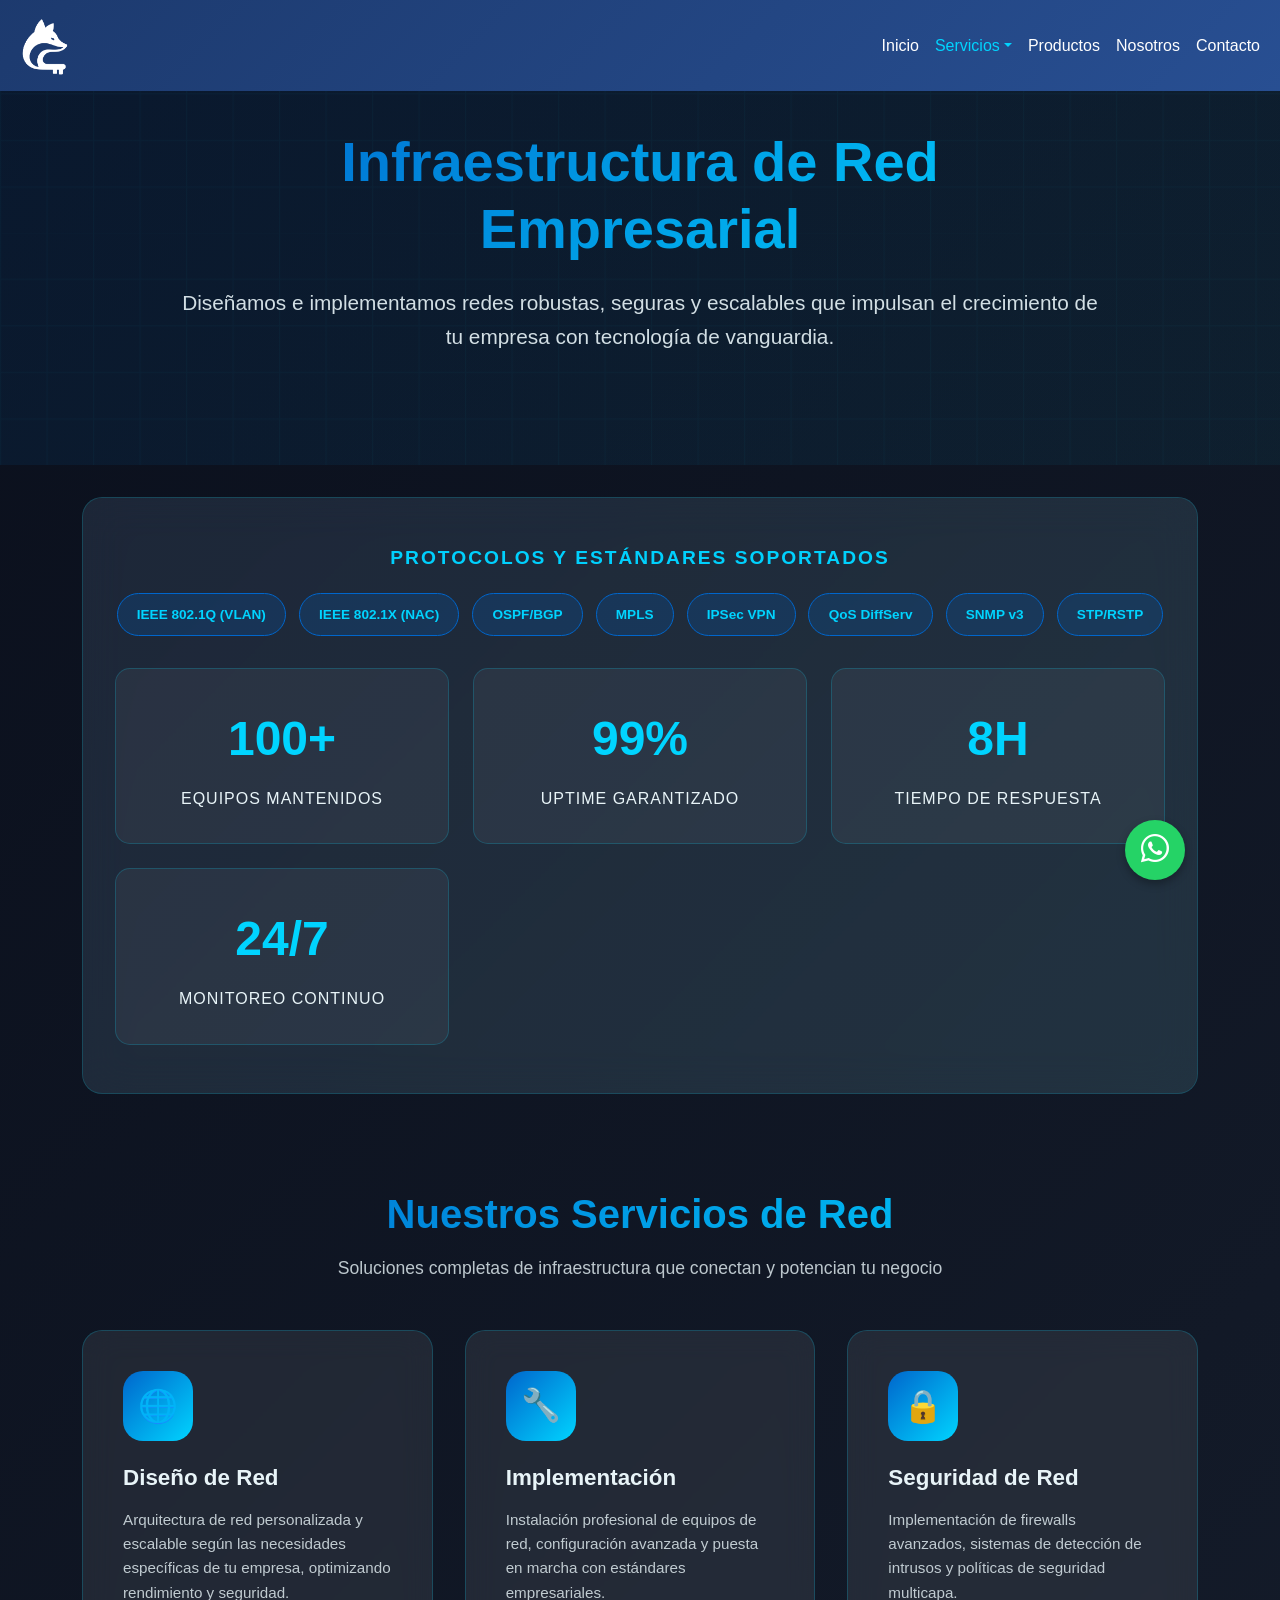
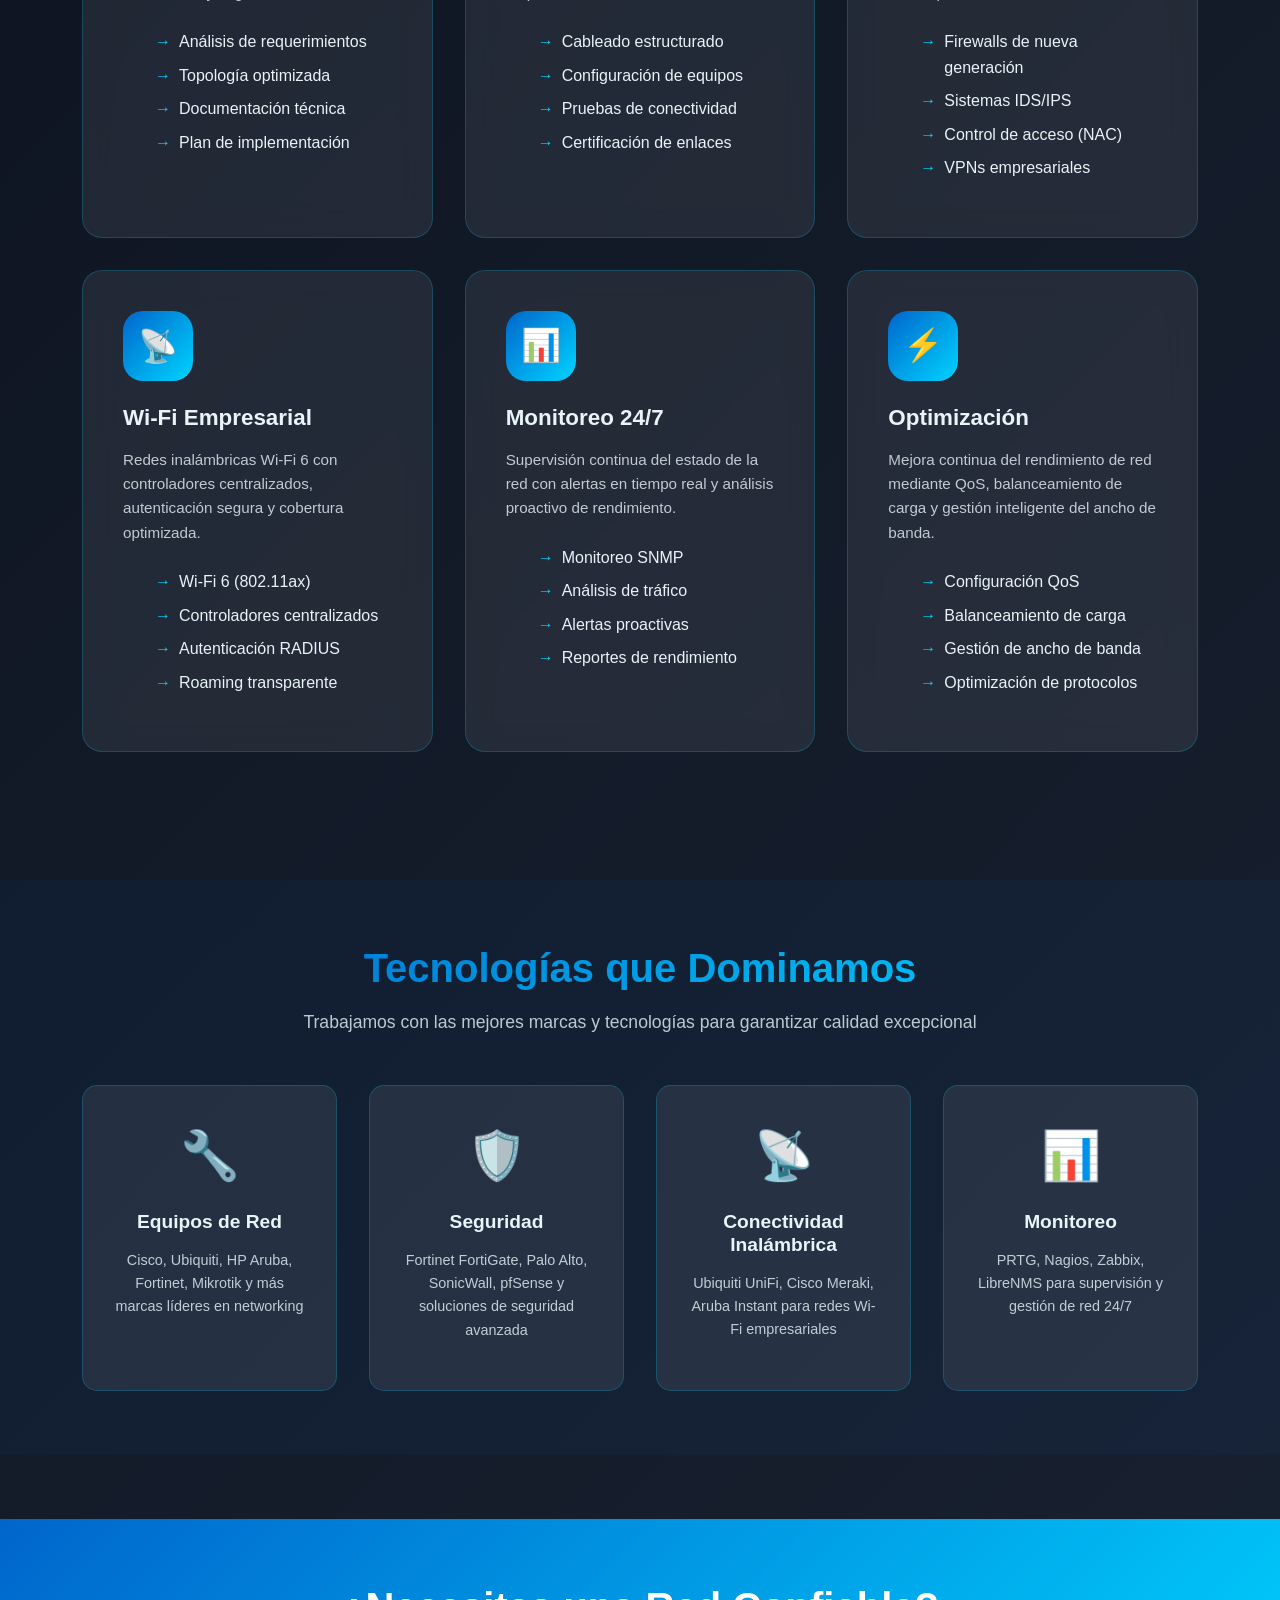
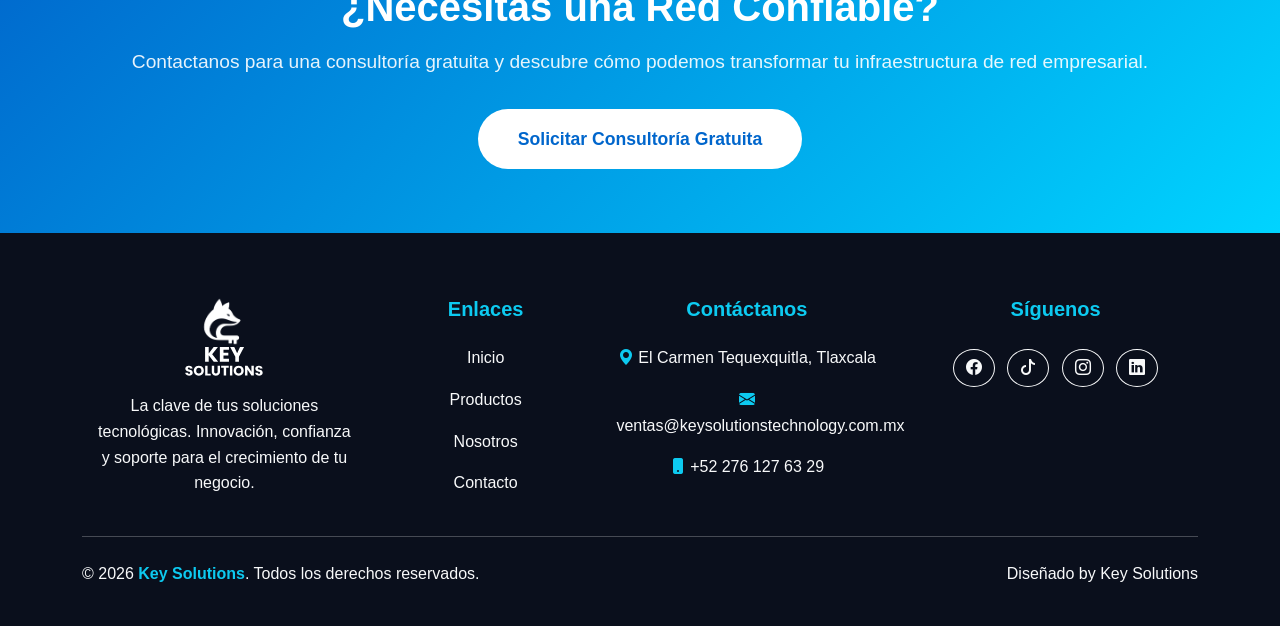
<file: assets/pages/Services/InfraestructuraRed.html>
<!DOCTYPE html>
<html lang="es">

<head>
    <meta charset="UTF-8">
    <meta name="viewport" content="width=device-width, initial-scale=1.0">
    <title>Infraestructura de Red - Key Solutions</title>
    <link rel="icon" href="../../img/faticon.png" type="image/png">
    <link href="../../css/bootstrap.min.css" rel="stylesheet">
    <link href="../../css/style.css" rel="stylesheet">
    <link rel="stylesheet" href="https://cdn.jsdelivr.net/npm/bootstrap-icons@1.11.3/font/bootstrap-icons.css">
    <style>
        :root {
            --primary-blue: #0066cc;
            --secondary-blue: #004499;
            --accent-cyan: #00d4ff;
            --dark-bg: #0a0f1c;
            --card-bg: rgba(255, 255, 255, 0.08);
            --text-light: #e8f4f8;
            --border-light: rgba(0, 212, 255, 0.2);
            --gradient-primary: linear-gradient(135deg, #0066cc, #00d4ff);
            --gradient-dark: linear-gradient(135deg, #0a0f1c, #1a2332);
        }

        * {
            margin: 0;
            padding: 0;
            box-sizing: border-box;
        }

        body {
            background: var(--gradient-dark);
            color: var(--text-light);
            font-family: 'Segoe UI', Tahoma, Geneva, Verdana, sans-serif;
            line-height: 1.6;
            overflow-x: hidden;
        }

        /* Header Section */
        .hero-section {
            padding: 8rem 0 4rem;
            background: linear-gradient(135deg, rgba(0, 102, 204, 0.1), rgba(0, 212, 255, 0.05));
            position: relative;
        }

        .hero-section::before {
            content: '';
            position: absolute;
            top: 0;
            left: 0;
            right: 0;
            bottom: 0;
            background: url('data:image/svg+xml,<svg xmlns="http://www.w3.org/2000/svg" viewBox="0 0 100 100"><defs><pattern id="grid" width="10" height="10" patternUnits="userSpaceOnUse"><path d="M 10 0 L 0 0 0 10" fill="none" stroke="rgba(0,212,255,0.1)" stroke-width="0.5"/></pattern></defs><rect width="100" height="100" fill="url(%23grid)"/></svg>');
            opacity: 0.3;
        }

        .hero-title {
            font-size: 3.5rem;
            font-weight: 700;
            background: var(--gradient-primary);
            -webkit-background-clip: text;
            -webkit-text-fill-color: transparent;
            background-clip: text;
            margin-bottom: 1.5rem;
            text-align: center;
        }

        .hero-subtitle {
            font-size: 1.3rem;
            color: var(--text-light);
            text-align: center;
            margin-bottom: 3rem;
            opacity: 0.9;
        }

        /* Network Stats Cards */
        .stats-container {
            background: var(--card-bg);
            backdrop-filter: blur(20px);
            border-radius: 20px;
            padding: 3rem 2rem;
            margin: 2rem 0;
            border: 1px solid var(--border-light);
            position: relative;
        }

        .stats-container::before {
            content: '';
            position: absolute;
            top: 0;
            left: 0;
            right: 0;
            bottom: 0;
            background: var(--gradient-primary);
            opacity: 0.05;
            border-radius: 20px;
        }

        .protocols-header {
            text-align: center;
            margin-bottom: 2rem;
        }

        .protocols-title {
            font-size: 1.2rem;
            font-weight: 600;
            color: var(--accent-cyan);
            margin-bottom: 1.5rem;
            text-transform: uppercase;
            letter-spacing: 2px;
        }

        .protocol-badges {
            display: flex;
            flex-wrap: wrap;
            justify-content: center;
            gap: 0.8rem;
            margin-bottom: 2rem;
        }

        .protocol-badge {
            background: rgba(0, 102, 204, 0.2);
            border: 1px solid var(--primary-blue);
            border-radius: 25px;
            padding: 0.6rem 1.2rem;
            color: var(--accent-cyan);
            font-weight: 600;
            font-size: 0.85rem;
            transition: all 0.3s ease;
            position: relative;
            overflow: hidden;
        }

        .protocol-badge::before {
            content: '';
            position: absolute;
            top: 0;
            left: -100%;
            width: 100%;
            height: 100%;
            background: var(--gradient-primary);
            transition: left 0.3s ease;
            z-index: -1;
        }

        .protocol-badge:hover {
            color: white;
            transform: translateY(-2px);
            box-shadow: 0 8px 25px rgba(0, 212, 255, 0.3);
        }

        .protocol-badge:hover::before {
            left: 0;
        }

        .stats-grid {
            display: grid;
            grid-template-columns: repeat(auto-fit, minmax(250px, 1fr));
            gap: 1.5rem;
            margin-top: 2rem;
        }

        .stat-card {
            background: rgba(255, 255, 255, 0.05);
            border: 1px solid var(--border-light);
            border-radius: 15px;
            padding: 2rem 1.5rem;
            text-align: center;
            transition: all 0.3s ease;
            position: relative;
            overflow: hidden;
        }

        .stat-card::before {
            content: '';
            position: absolute;
            top: 0;
            left: 0;
            right: 0;
            bottom: 0;
            background: var(--gradient-primary);
            opacity: 0;
            transition: opacity 0.3s ease;
        }

        .stat-card:hover {
            transform: translateY(-5px);
            border-color: var(--accent-cyan);
            box-shadow: 0 15px 30px rgba(0, 212, 255, 0.2);
        }

        .stat-card:hover::before {
            opacity: 0.1;
        }

        .stat-number {
            font-size: 3rem;
            font-weight: 700;
            color: var(--accent-cyan);
            display: block;
            margin-bottom: 0.5rem;
            position: relative;
            z-index: 1;
        }

        .stat-label {
            font-size: 1rem;
            color: var(--text-light);
            font-weight: 500;
            text-transform: uppercase;
            letter-spacing: 1px;
            position: relative;
            z-index: 1;
        }

        /* Services Section */
        .services-section {
            padding: 4rem 0;
        }

        .section-title {
            font-size: 2.5rem;
            font-weight: 700;
            text-align: center;
            margin-bottom: 1rem;
            background: var(--gradient-primary);
            -webkit-background-clip: text;
            -webkit-text-fill-color: transparent;
            background-clip: text;
        }

        .section-subtitle {
            text-align: center;
            color: var(--text-light);
            font-size: 1.1rem;
            margin-bottom: 3rem;
            opacity: 0.8;
        }

        .services-grid {
            display: grid;
            grid-template-columns: repeat(auto-fit, minmax(300px, 1fr));
            gap: 2rem;
            margin-top: 3rem;
        }

        .service-card {
            background: var(--card-bg);
            backdrop-filter: blur(15px);
            border: 1px solid var(--border-light);
            border-radius: 20px;
            padding: 2.5rem;
            transition: all 0.4s ease;
            position: relative;
            overflow: hidden;
        }

        .service-card::before {
            content: '';
            position: absolute;
            top: 0;
            left: 0;
            right: 0;
            bottom: 0;
            background: var(--gradient-primary);
            opacity: 0;
            transition: opacity 0.3s ease;
        }

        .service-card:hover {
            transform: translateY(-10px);
            border-color: var(--accent-cyan);
            box-shadow: 0 20px 40px rgba(0, 212, 255, 0.2);
        }

        .service-card:hover::before {
            opacity: 0.1;
        }

        .service-icon {
            width: 70px;
            height: 70px;
            background: var(--gradient-primary);
            border-radius: 20px;
            display: flex;
            align-items: center;
            justify-content: center;
            font-size: 2rem;
            margin-bottom: 1.5rem;
            position: relative;
            z-index: 1;
        }

        .service-title {
            font-size: 1.4rem;
            font-weight: 600;
            color: var(--text-light);
            margin-bottom: 1rem;
            position: relative;
            z-index: 1;
        }

        .service-description {
            color: var(--text-light);
            opacity: 0.8;
            line-height: 1.6;
            font-size: 0.95rem;
            position: relative;
            z-index: 1;
        }

        .service-features {
            list-style: none;
            margin-top: 1.5rem;
            position: relative;
            z-index: 1;
        }

        .service-features li {
            color: var(--text-light);
            margin-bottom: 0.5rem;
            padding-left: 1.5rem;
            position: relative;
        }

        .service-features li::before {
            content: '→';
            color: var(--accent-cyan);
            font-weight: bold;
            position: absolute;
            left: 0;
        }

        /* Technology Section */
        .tech-section {
            background: rgba(0, 102, 204, 0.05);
            padding: 4rem 0;
            margin: 4rem 0;
        }

        .tech-grid {
            display: grid;
            grid-template-columns: repeat(auto-fit, minmax(250px, 1fr));
            gap: 2rem;
            margin-top: 3rem;
        }

        .tech-card {
            background: var(--card-bg);
            border: 1px solid var(--border-light);
            border-radius: 15px;
            padding: 2rem;
            text-align: center;
            transition: all 0.3s ease;
        }

        .tech-card:hover {
            transform: translateY(-5px);
            border-color: var(--accent-cyan);
            box-shadow: 0 15px 30px rgba(0, 212, 255, 0.15);
        }

        .tech-icon {
            font-size: 3rem;
            margin-bottom: 1rem;
            color: var(--accent-cyan);
        }

        .tech-title {
            font-size: 1.2rem;
            font-weight: 600;
            color: var(--text-light);
            margin-bottom: 1rem;
        }

        .tech-description {
            color: var(--text-light);
            opacity: 0.8;
            font-size: 0.9rem;
        }

        /* CTA Section */
        .cta-section {
            background: var(--gradient-primary);
            padding: 4rem 0;
            text-align: center;
            margin-top: 4rem;
        }

        .cta-title {
            font-size: 2.5rem;
            font-weight: 700;
            color: white;
            margin-bottom: 1rem;
        }

        .cta-description {
            font-size: 1.2rem;
            color: rgba(255, 255, 255, 0.9);
            margin-bottom: 2rem;
        }

        .btn-cta {
            background: white;
            color: var(--primary-blue);
            border: none;
            padding: 1rem 2.5rem;
            border-radius: 50px;
            font-weight: 600;
            font-size: 1.1rem;
            text-decoration: none;
            display: inline-block;
            transition: all 0.3s ease;
        }

        .btn-cta:hover {
            transform: translateY(-2px);
            box-shadow: 0 10px 30px rgba(255, 255, 255, 0.3);
            color: var(--primary-blue);
        }

        /* Responsive Design */
        @media (max-width: 768px) {
            .hero-title {
                font-size: 2.5rem;
            }

            .protocol-badges {
                gap: 0.5rem;
            }

            .protocol-badge {
                font-size: 0.75rem;
                padding: 0.5rem 1rem;
            }

            .stat-number {
                font-size: 2.5rem;
            }

            .stats-grid {
                grid-template-columns: repeat(auto-fit, minmax(200px, 1fr));
            }

            .services-grid {
                grid-template-columns: 1fr;
            }
        }
    </style>
</head>

<body>
    <!-- Navigation -->
    <nav class="navbar navbar-expand-lg  navbar-dark bg-transparent fixed-top">
        <div class="container-fluid">
            <!-- LOGO -->
            <a class="navbar-brand" href="../../../index.html">
                <img src="../../img/icono.svg" alt="Icono Key Solutions" height="65">
            </a>

            <!-- Botón hamburguesa -->
            <button class="navbar-toggler" type="button" data-bs-toggle="collapse"
                data-bs-target="#navbarSupportedContent" aria-controls="navbarSupportedContent" aria-expanded="false"
                aria-label="Toggle navigation">
                <span class="navbar-toggler-icon"></span>
            </button>

            <!-- Menú -->
            <div class="collapse navbar-collapse" id="navbarSupportedContent">
                <ul class="navbar-nav ms-auto mb-2 mb-lg-0">
                    <li class="nav-item"><a class="nav-link" href="../../../index.html">Inicio</a></li>
                    <li class="nav-item dropdown">
                        <a class="nav-link dropdown-toggle active" href="#" role="button" data-bs-toggle="dropdown"
                            aria-expanded="false">Servicios</a>
                        <ul class="dropdown-menu">
                            <li><a class="dropdown-item" href="ConsultoriaTecnologica.html">Consultoría
                                    Tecnológica</a></li>
                            <li>
                                <hr class="dropdown-divider">
                            </li>
                            <li><a class="dropdown-item" href="DesarrolloSoftware.html">Desarrollo
                                    de
                                    Software</a></li>
                            <li>
                                <hr class="dropdown-divider">
                            </li>
                            <li><a class="dropdown-item" href="AutomatizacionConIA.html">Automatización
                                    de
                                    Procesos
                                    con
                                    IA</a></li>
                            <li>
                                <hr class="dropdown-divider">
                            </li>
                            <li><a class="dropdown-item" href="SitiosWeb.html">Páginas
                                    y
                                    Sitios
                                    Web</a></li>
                            <li>
                                <hr class="dropdown-divider">
                            </li>
                            <li><a class="dropdown-item" href="RecuperacionDatos.html">Recuperación
                                    de
                                    datos</a>
                            </li>
                            <li>
                                <hr class="dropdown-divider">
                            </li>
                            <li><a class="dropdown-item" href="SoporteTecnicoRemoto.html">Soporte
                                    Técnico Remoto</a></li>
                            <li>
                                <hr class="dropdown-divider">
                            </li>
                            <li><a class="dropdown-item " href="MantenimientoPreventivoCorrectivo.html">Mantenimiento
                                    Preventivo
                                    y
                                    Correctivo</a></li>
                            <li>
                                <hr class="dropdown-divider">
                            </li>
                            <li><a class="dropdown-item active" href="#">Infraestructura
                                    de
                                    Red</a>
                            </li>
                            <li>
                                <hr class="dropdown-divider">
                            </li>
                            <li><a class="dropdown-item" href="InstalacionCamarasVideovigilancia.html">Instalación
                                    de
                                    Cámaras
                                    de
                                    Videovigilancia</a></li>
                        </ul>
                    </li>
                    <li class="nav-item"><a class="nav-link" href="../Productos.html">Productos</a>
                    </li>
                    <li class="nav-item"><a class="nav-link" href="../Nosotros.html">Nosotros</a></li>
                    <li class="nav-item"><a class="nav-link " href="../Contacto.html">Contacto</a></li>
                </ul>
            </div>
        </div>
    </nav>


    <!-- Hero Section -->
    <section class="hero-section">
        <div class="container">
            <div class="row justify-content-center">
                <div class="col-lg-10">
                    <h1 class="hero-title">Infraestructura de Red Empresarial</h1>
                    <p class="hero-subtitle">
                        Diseñamos e implementamos redes robustas, seguras y escalables que impulsan
                        el crecimiento de tu empresa con tecnología de vanguardia.
                    </p>
                </div>
            </div>
        </div>
    </section>

    <!-- Stats and Protocols Section -->
    <section class="container">
        <div class="stats-container">
            <div class="protocols-header">
                <h3 class="protocols-title">Protocolos y Estándares Soportados</h3>
                <div class="protocol-badges">
                    <span class="protocol-badge">IEEE 802.1Q (VLAN)</span>
                    <span class="protocol-badge">IEEE 802.1X (NAC)</span>
                    <span class="protocol-badge">OSPF/BGP</span>
                    <span class="protocol-badge">MPLS</span>
                    <span class="protocol-badge">IPSec VPN</span>
                    <span class="protocol-badge">QoS DiffServ</span>
                    <span class="protocol-badge">SNMP v3</span>
                    <span class="protocol-badge">STP/RSTP</span>
                </div>
            </div>

            <div class="stats-grid">
                <div class="stat-card">
                    <span class="stat-number">100+</span>
                    <div class="stat-label">Equipos Mantenidos</div>
                </div>
                <div class="stat-card">
                    <span class="stat-number">99%</span>
                    <div class="stat-label">Uptime Garantizado</div>
                </div>
                <div class="stat-card">
                    <span class="stat-number">8H</span>
                    <div class="stat-label">Tiempo de Respuesta</div>
                </div>
                <div class="stat-card">
                    <span class="stat-number">24/7</span>
                    <div class="stat-label">Monitoreo Continuo</div>
                </div>
            </div>
        </div>
    </section>

    <!-- Services Section -->
    <section class="services-section">
        <div class="container">
            <h2 class="section-title">Nuestros Servicios de Red</h2>
            <p class="section-subtitle">
                Soluciones completas de infraestructura que conectan y potencian tu negocio
            </p>

            <div class="services-grid">
                <div class="service-card">
                    <div class="service-icon">🌐</div>
                    <h3 class="service-title">Diseño de Red</h3>
                    <p class="service-description">
                        Arquitectura de red personalizada y escalable según las necesidades específicas
                        de tu empresa, optimizando rendimiento y seguridad.
                    </p>
                    <ul class="service-features">
                        <li>Análisis de requerimientos</li>
                        <li>Topología optimizada</li>
                        <li>Documentación técnica</li>
                        <li>Plan de implementación</li>
                    </ul>
                </div>

                <div class="service-card">
                    <div class="service-icon">🔧</div>
                    <h3 class="service-title">Implementación</h3>
                    <p class="service-description">
                        Instalación profesional de equipos de red, configuración avanzada y
                        puesta en marcha con estándares empresariales.
                    </p>
                    <ul class="service-features">
                        <li>Cableado estructurado</li>
                        <li>Configuración de equipos</li>
                        <li>Pruebas de conectividad</li>
                        <li>Certificación de enlaces</li>
                    </ul>
                </div>

                <div class="service-card">
                    <div class="service-icon">🔒</div>
                    <h3 class="service-title">Seguridad de Red</h3>
                    <p class="service-description">
                        Implementación de firewalls avanzados, sistemas de detección de intrusos
                        y políticas de seguridad multicapa.
                    </p>
                    <ul class="service-features">
                        <li>Firewalls de nueva generación</li>
                        <li>Sistemas IDS/IPS</li>
                        <li>Control de acceso (NAC)</li>
                        <li>VPNs empresariales</li>
                    </ul>
                </div>

                <div class="service-card">
                    <div class="service-icon">📡</div>
                    <h3 class="service-title">Wi-Fi Empresarial</h3>
                    <p class="service-description">
                        Redes inalámbricas Wi-Fi 6 con controladores centralizados,
                        autenticación segura y cobertura optimizada.
                    </p>
                    <ul class="service-features">
                        <li>Wi-Fi 6 (802.11ax)</li>
                        <li>Controladores centralizados</li>
                        <li>Autenticación RADIUS</li>
                        <li>Roaming transparente</li>
                    </ul>
                </div>

                <div class="service-card">
                    <div class="service-icon">📊</div>
                    <h3 class="service-title">Monitoreo 24/7</h3>
                    <p class="service-description">
                        Supervisión continua del estado de la red con alertas en tiempo real
                        y análisis proactivo de rendimiento.
                    </p>
                    <ul class="service-features">
                        <li>Monitoreo SNMP</li>
                        <li>Análisis de tráfico</li>
                        <li>Alertas proactivas</li>
                        <li>Reportes de rendimiento</li>
                    </ul>
                </div>

                <div class="service-card">
                    <div class="service-icon">⚡</div>
                    <h3 class="service-title">Optimización</h3>
                    <p class="service-description">
                        Mejora continua del rendimiento de red mediante QoS, balanceamiento
                        de carga y gestión inteligente del ancho de banda.
                    </p>
                    <ul class="service-features">
                        <li>Configuración QoS</li>
                        <li>Balanceamiento de carga</li>
                        <li>Gestión de ancho de banda</li>
                        <li>Optimización de protocolos</li>
                    </ul>
                </div>
            </div>
        </div>
    </section>

    <!-- Technology Section -->
    <section class="tech-section">
        <div class="container">
            <h2 class="section-title">Tecnologías que Dominamos</h2>
            <p class="section-subtitle">
                Trabajamos con las mejores marcas y tecnologías para garantizar calidad excepcional
            </p>

            <div class="tech-grid">
                <div class="tech-card">
                    <div class="tech-icon">🔧</div>
                    <h4 class="tech-title">Equipos de Red</h4>
                    <p class="tech-description">
                        Cisco, Ubiquiti, HP Aruba, Fortinet, Mikrotik y más marcas líderes en networking
                    </p>
                </div>

                <div class="tech-card">
                    <div class="tech-icon">🛡️</div>
                    <h4 class="tech-title">Seguridad</h4>
                    <p class="tech-description">
                        Fortinet FortiGate, Palo Alto, SonicWall, pfSense y soluciones de seguridad avanzada
                    </p>
                </div>

                <div class="tech-card">
                    <div class="tech-icon">📡</div>
                    <h4 class="tech-title">Conectividad Inalámbrica</h4>
                    <p class="tech-description">
                        Ubiquiti UniFi, Cisco Meraki, Aruba Instant para redes Wi-Fi empresariales
                    </p>
                </div>

                <div class="tech-card">
                    <div class="tech-icon">📊</div>
                    <h4 class="tech-title">Monitoreo</h4>
                    <p class="tech-description">
                        PRTG, Nagios, Zabbix, LibreNMS para supervisión y gestión de red 24/7
                    </p>
                </div>
            </div>
        </div>
    </section>

    <!-- CTA Section -->
    <section class="cta-section">
        <div class="container">
            <h2 class="cta-title">¿Necesitas una Red Confiable?</h2>
            <p class="cta-description">
                Contactanos para una consultoría gratuita y descubre cómo podemos transformar
                tu infraestructura de red empresarial.
            </p>
            <a href="tel:+522761276329" class="btn-cta">Solicitar Consultoría Gratuita</a>
        </div>
    </section>
    <!-- FOOTER -->
    <footer class="text-light pt-5 pb-4" style="background-color: #0a0f1c;">
        <div class="container text-md-left">
            <div class="row text-md-left">

                <!-- Logo y descripción -->
                <div class="col-md-3 col-lg-3 col-xl-3 mx-auto mt-3">
                    <a class="navbar-brand" href="../../../index.html">
                        <img src="../../img/logotipo.svg" alt="Key Solutions" height="80">
                    </a>
                    <p class="mt-3">
                        La clave de tus soluciones tecnológicas.
                        Innovación, confianza y soporte para el crecimiento
                        de tu negocio.
                    </p>
                </div>

                <!-- Enlaces rápidos -->
                <div class="col-md-2 col-lg-2 col-xl-2 mx-auto mt-3">
                    <h5 class="mb-4 fw-bold text-info">Enlaces</h5>
                    <p><a href="../../../index.html" class="text-light text-decoration-none">Inicio</a></p>
                    <p><a href="../Productos.html" class="text-light text-decoration-none">Productos</a></p>
                    <p><a href="../Nosotros.html" class="text-light text-decoration-none">Nosotros</a></p>
                    <p><a href=".../Contacto.html" class="text-light text-decoration-none">Contacto</a></p>
                </div>

                <!-- Contacto -->
                <div class="col-md-4 col-lg-3 col-xl-3 mx-auto mt-3">
                    <h5 class="mb-4 fw-bold text-info">Contáctanos</h5>
                    <p><i class="bi bi-geo-alt-fill text-info"></i> El
                        Carmen Tequexquitla, Tlaxcala</p>
                    <p><i class="bi bi-envelope-fill text-info"></i>
                        ventas@keysolutionstechnology.com.mx</p>
                    <p><i class="bi bi-phone-fill text-info"></i> +52 276
                        127 63 29</p>
                </div>

                <!-- Redes sociales -->
                <div class="col-md-3 col-lg-4 col-xl-3 mx-auto mt-3 text-center">
                    <h5 class="mb-4 fw-bold text-info">Síguenos</h5>
                    <a href="https://www.facebook.com/profile.php?id=100092268075207" target="_blank"
                        class="btn btn-outline-light btn-floating m-1" style="border-radius:50%;">
                        <i class="bi bi-facebook"></i>
                    </a>
                    <a href="https://www.tiktok.com/@key.solutions3?is_from_webapp=1&sender_device=pc"
                        class="btn btn-outline-light btn-floating m-1" style="border-radius:50%;" target="_blank">
                        <i class="bi bi-tiktok"></i>
                    </a>
                    <a href="https://www.instagram.com/keysolutionstechnology?igsh=dW5ubW1sank2ZGs="
                        class="btn btn-outline-light btn-floating m-1" style="border-radius:50%;" target="_blank">
                        <i class="bi bi-instagram"></i>
                    </a>
                    <a href="https://www.linkedin.com/in/key-solutions-technology-21973a388"
                        class="btn btn-outline-light btn-floating m-1" style="border-radius:50%;" target="_blank">
                        <i class="bi bi-linkedin"></i>
                    </a>
                </div>
            </div>

            <hr class="my-4 text-light">

            <!-- Derechos reservados -->
            <div class="row align-items-center">
                <div class="col-md-7 col-lg-8">
                    <p class="text-center text-md-start">
                        © 2026 <strong class="text-info">Key
                            Solutions</strong>. Todos los derechos
                        reservados.
                    </p>
                </div>
                <div class="col-md-5 col-lg-4 text-center text-md-end">
                    <p>Diseñado by Key Solutions</p>
                </div>
            </div>
        </div>
    </footer>
    <!-- Contenedor de botones flotantes -->
    <div class="floating-buttons">
        <!-- Botón WhatsApp -->
        <a href="https://wa.me/5212761276329?text=Hola!%20Quiero%20más%20información" target="_blank"
            class="btn-whatsapp">
            <i class="bi bi-whatsapp"></i>
        </a>
        <!-- Botón Subir Arriba -->
        <button id="btn-top" class="btn-top">
            <i class="bi bi-chevron-up"></i>
        </button>
    </div>

    <script src="../../js/bootstrap.bundle.min.js"></script>
    <script src="../../js/main.js"></script>
</body>

</html>
</file>
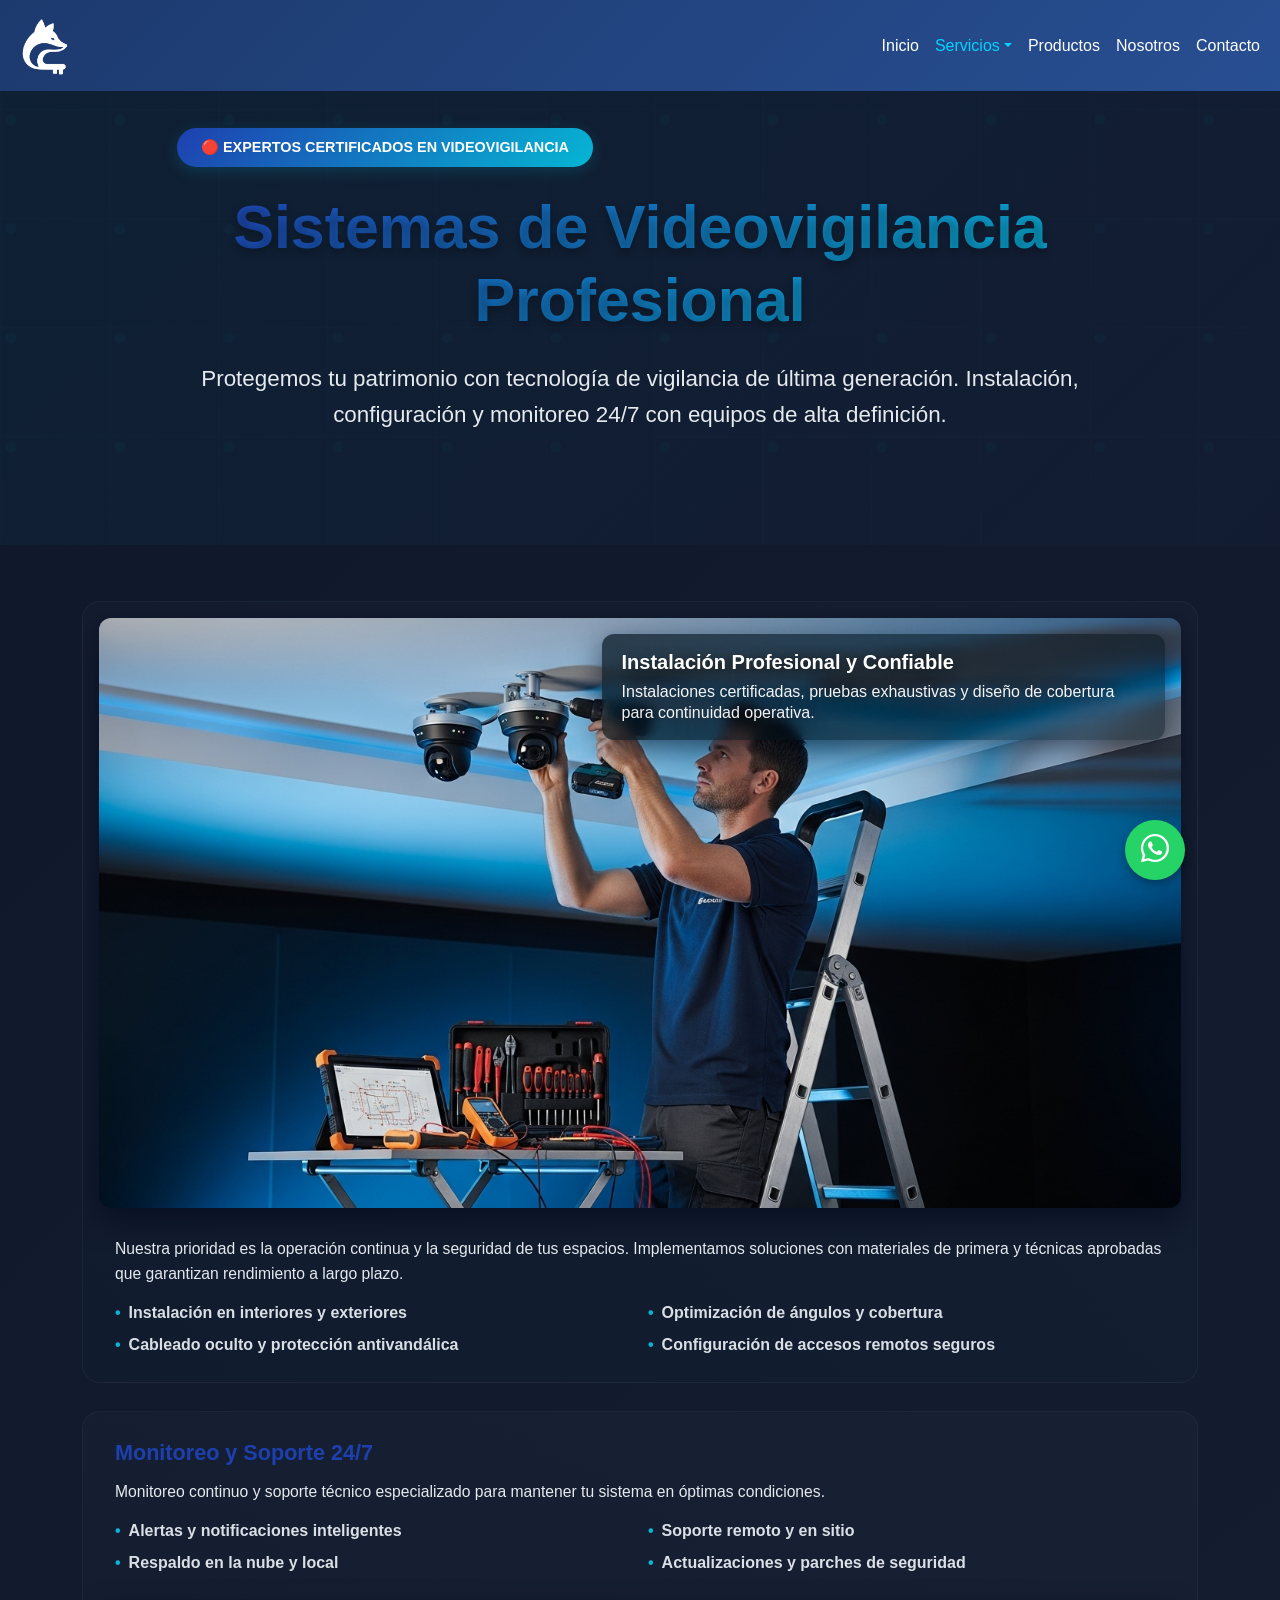
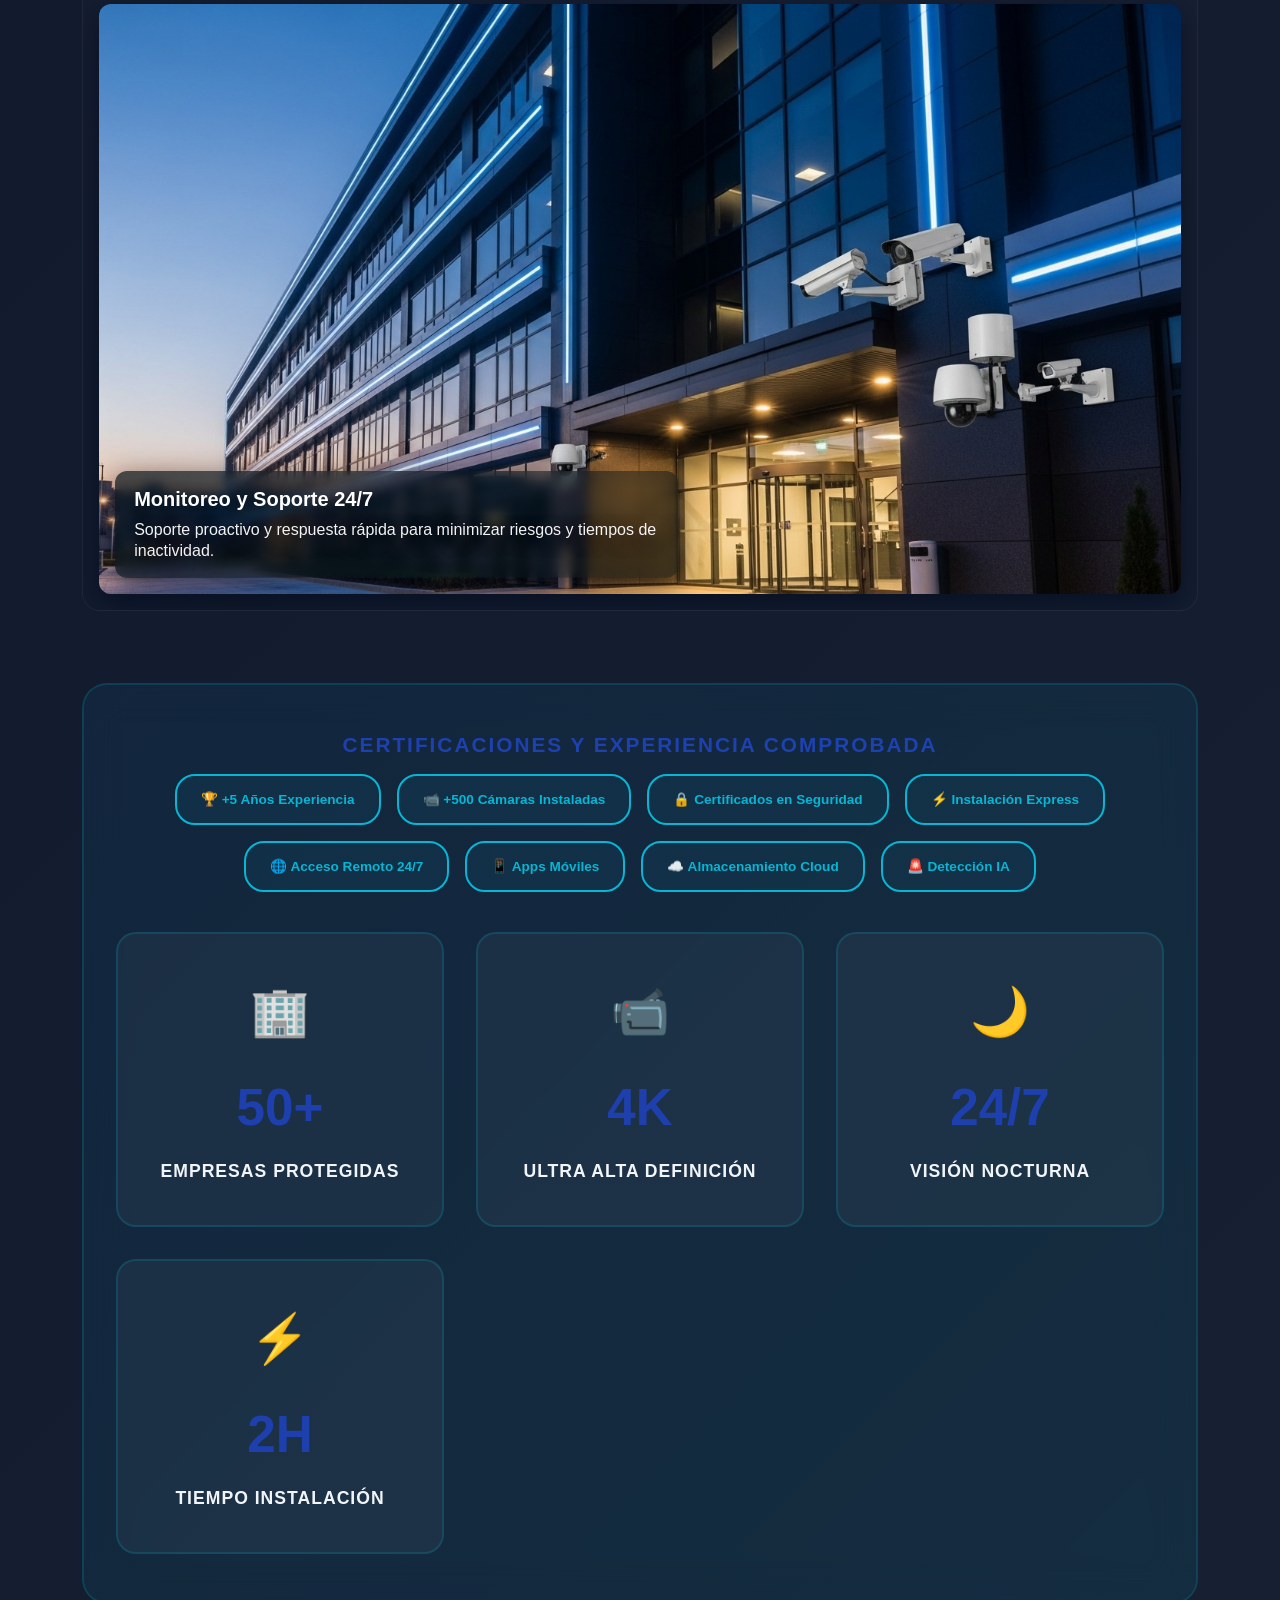
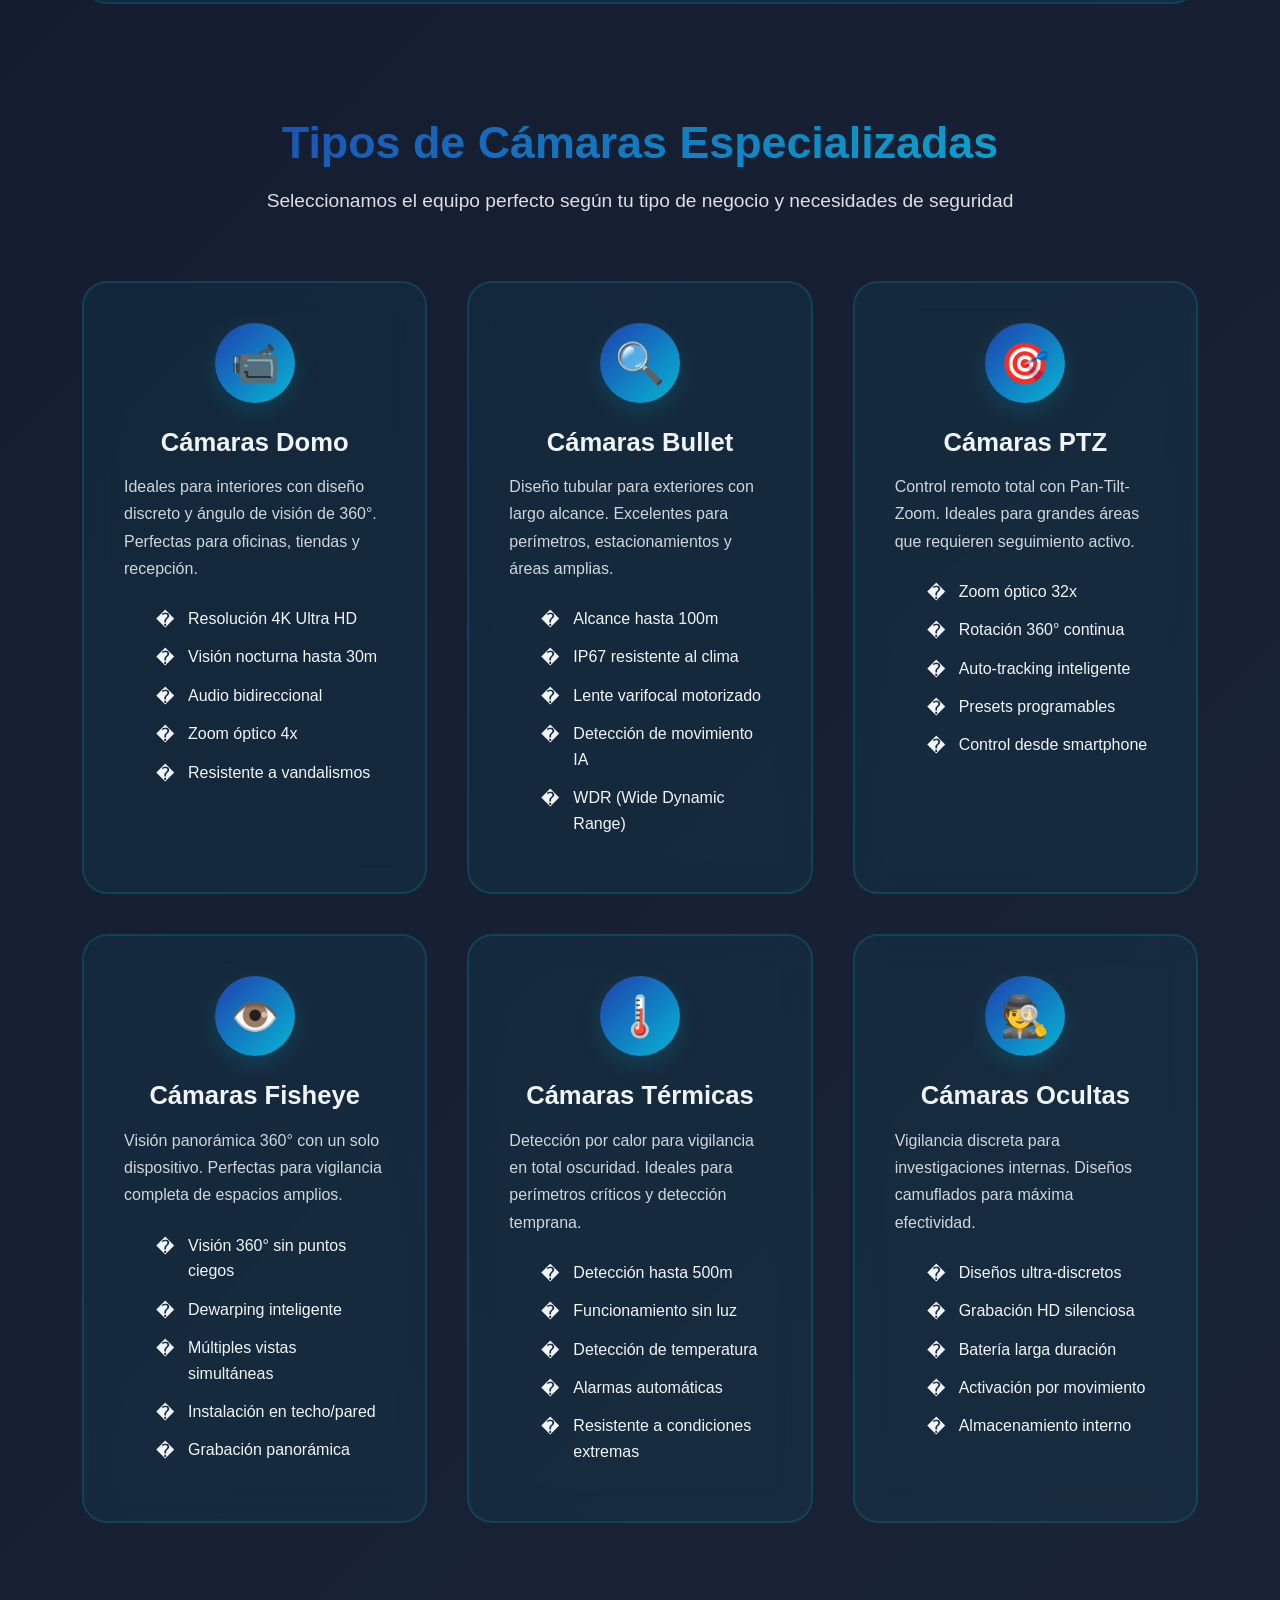
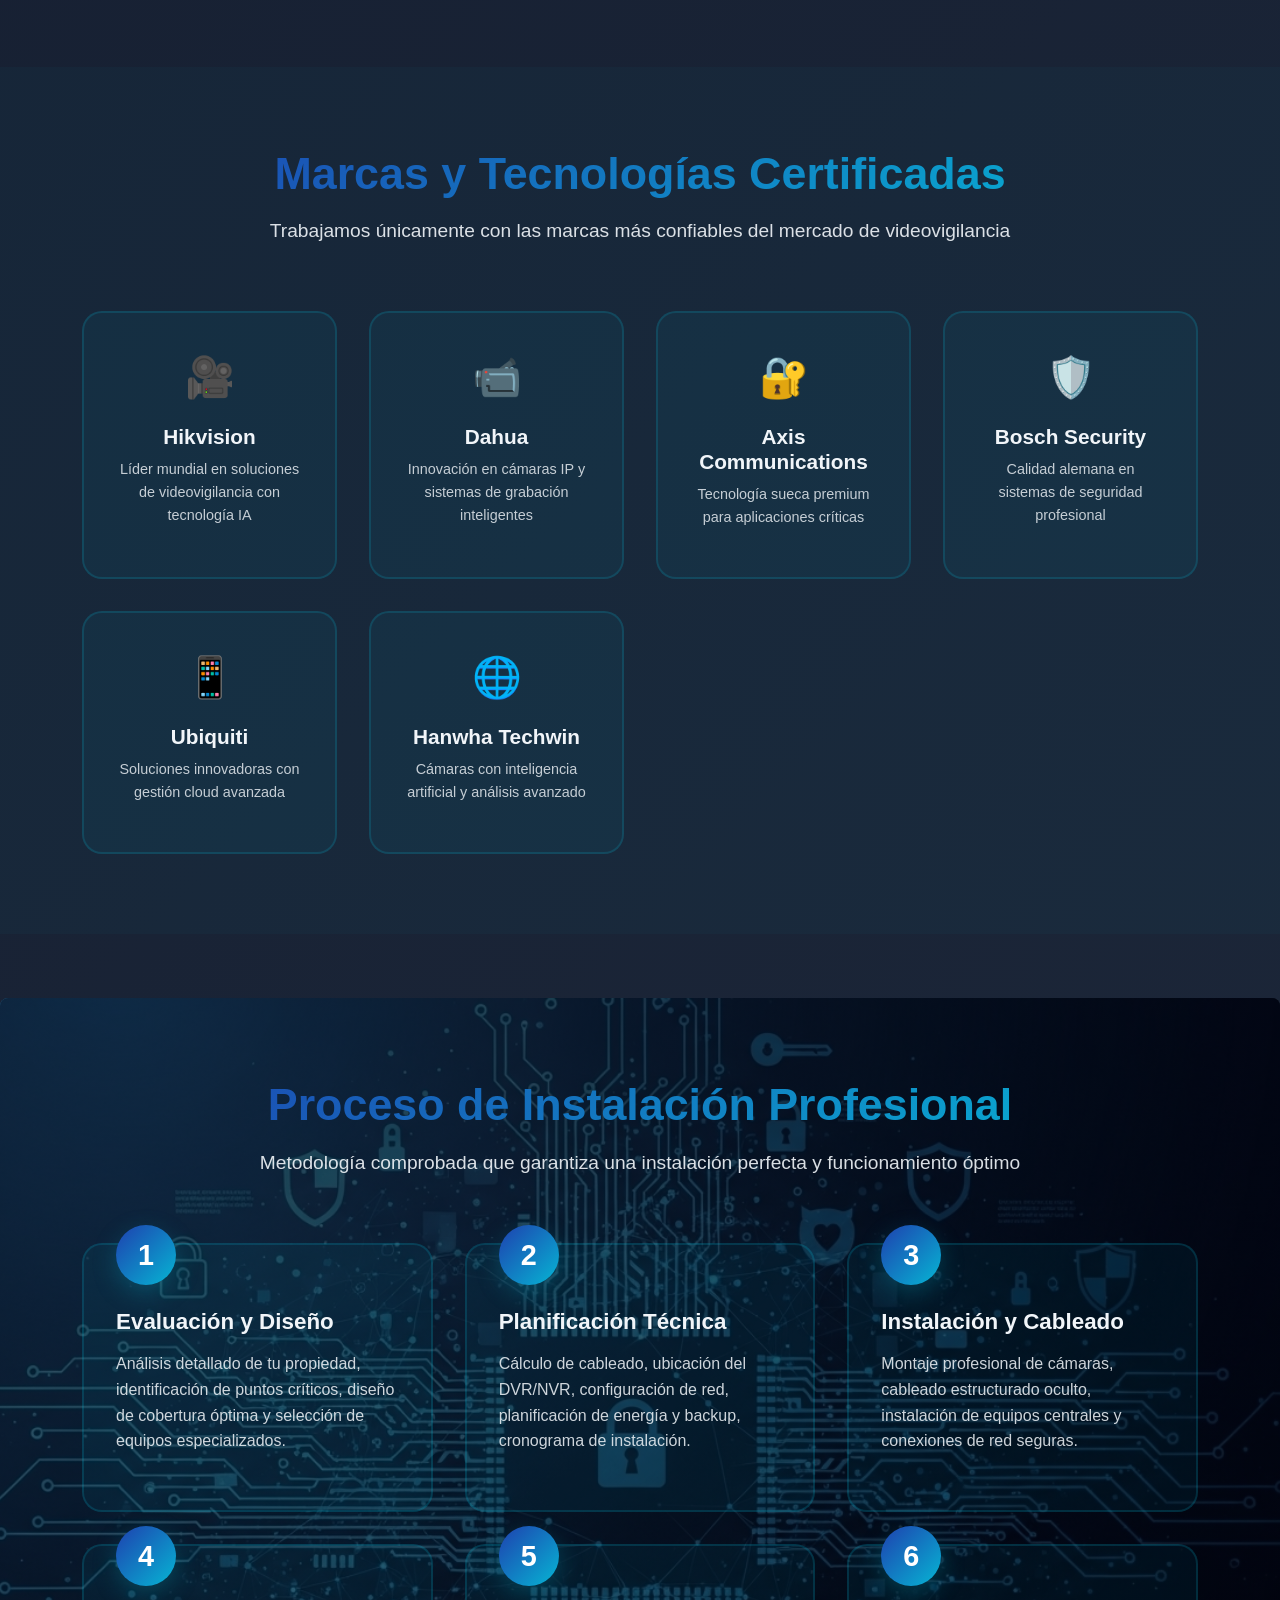
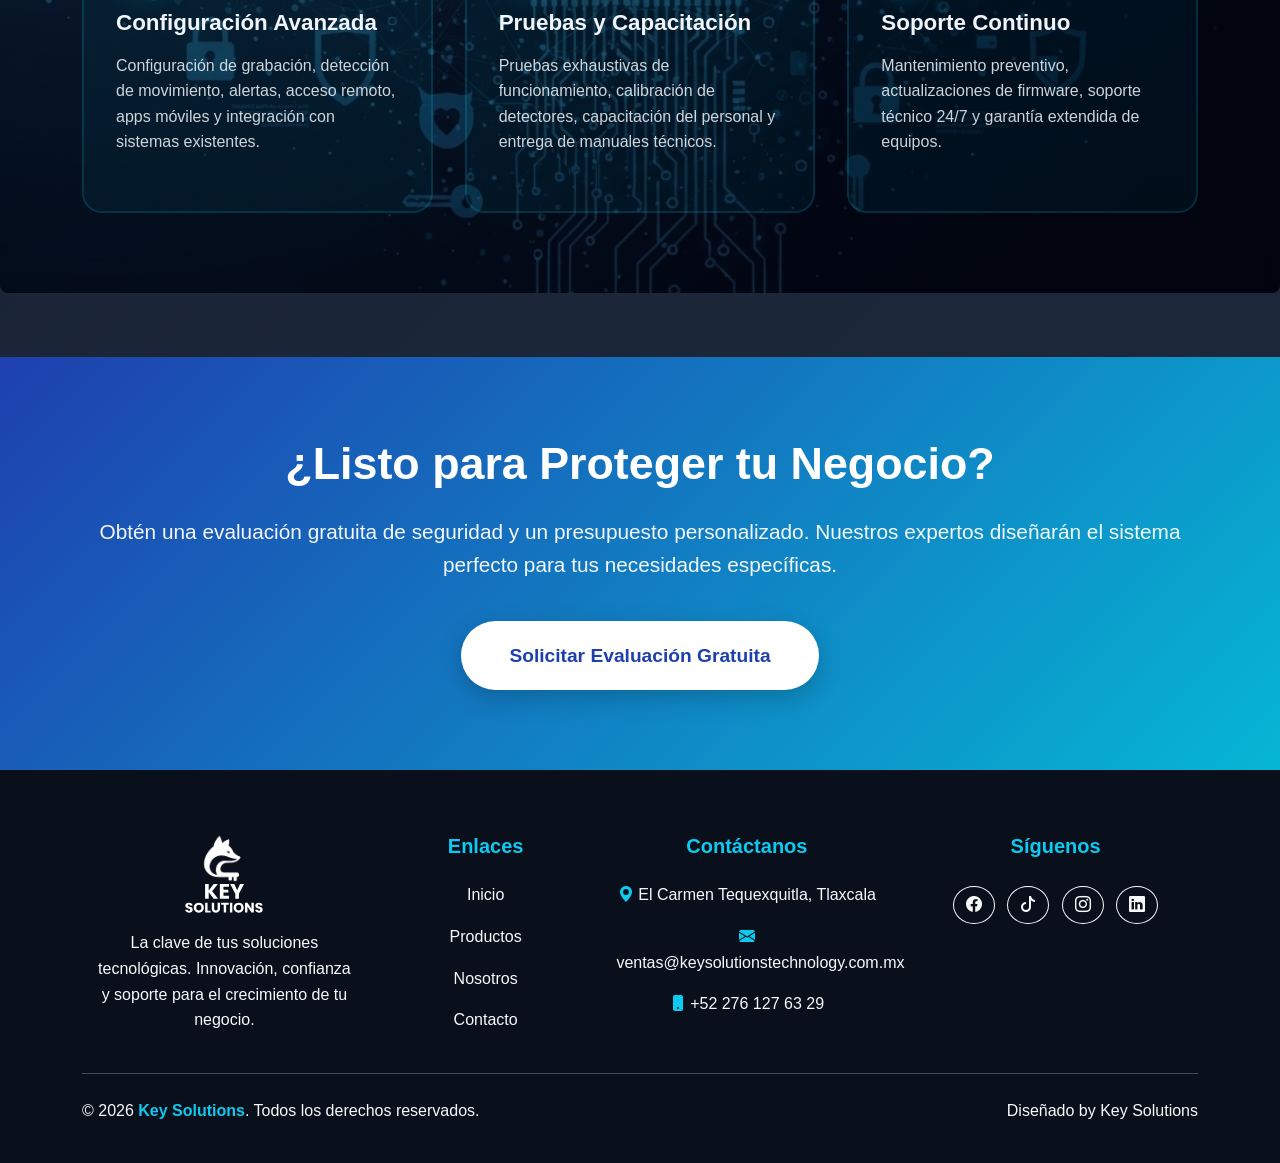
<file: assets/pages/Services/InstalacionCamarasVideovigilancia.html>
<!DOCTYPE html>
<html lang="es">

<head>
    <meta charset="UTF-8">
    <meta name="viewport" content="width=device-width, initial-scale=1.0">
    <title>Instalación de Cámaras de Videovigilancia - Key Solutions</title>
    <link rel="icon" href="../../img/faticon.png" type="image/png">
    <link href="../../css/bootstrap.min.css" rel="stylesheet">
    <link href="../../css/style.css" rel="stylesheet">
    <link rel="stylesheet" href="https://cdn.jsdelivr.net/npm/bootstrap-icons@1.11.3/font/bootstrap-icons.css">
    <style>
        :root {
            --security-blue: #1e40af;
            --security-cyan: #06b6d4;
            --security-dark: #0f172a;
            --surveillance-blue: #1e40af;
            --tech-cyan: #06b6d4;
            --dark-bg: #0f172a;
            --card-bg: rgba(6, 182, 212, 0.06);
            --text-light: #f1f5f9;
            --border-security: rgba(6, 182, 212, 0.18);
            --gradient-security: linear-gradient(135deg, #1e40af, #06b6d4);
            --gradient-dark: linear-gradient(135deg, #0f172a, #1e293b);
        }

        * {
            margin: 0;
            padding: 0;
            box-sizing: border-box;
        }

        body {
            background: var(--gradient-dark);
            color: var(--text-light);
            font-family: 'Segoe UI', Tahoma, Geneva, Verdana, sans-serif;
            line-height: 1.6;
            overflow-x: hidden;
        }

        /* Hero Section with Security Theme */
        .hero-section {
            padding: 8rem 0 4rem;
            background: linear-gradient(135deg, rgba(6, 182, 212, 0.06), rgba(30, 64, 175, 0.03));
            position: relative;
        }

        .hero-section::before {
            content: '';
            position: absolute;
            top: 0;
            left: 0;
            right: 0;
            bottom: 0;
            background: url('data:image/svg+xml,<svg xmlns="http://www.w3.org/2000/svg" viewBox="0 0 100 100"><defs><pattern id="security-grid" width="20" height="20" patternUnits="userSpaceOnUse"><circle cx="2" cy="2" r="1" fill="rgba(6,182,212,0.08)"/><path d="M 20 0 L 0 0 0 20" fill="none" stroke="rgba(6,182,212,0.04)" stroke-width="0.5"/></pattern></defs><rect width="100" height="100" fill="url(%23security-grid)"/></svg>');
            opacity: 0.4;
        }

        /* Visual Showcase: imágenes con desenfoque parcial */
        .visual-showcase {
            padding: 3.5rem 0 2.5rem;
        }

        .showcase-grid {
            display: grid;
            grid-template-columns: 1fr;
            /* single column layout */
            gap: 1.75rem;
            align-items: stretch;
        }

        .showcase-card {
            display: flex;
            flex-direction: column;
            /* always stack image + content */
            gap: 1.25rem;
            align-items: stretch;
            background: linear-gradient(180deg, rgba(255, 255, 255, 0.02), rgba(6, 182, 212, 0.01));
            border: 1px solid rgba(255, 255, 255, 0.04);
            border-radius: 18px;
            padding: 1rem;
            overflow: hidden;
        }

        .showcase-image {
            width: 100%;
            position: relative;
            border-radius: 12px;
            overflow: hidden;
            min-width: 0;
            box-shadow: 0 10px 30px rgba(2, 6, 23, 0.6);
        }

        .showcase-image img {
            display: block;
            width: 100%;
            height: auto;
            /* show full image height */
            object-fit: contain;
        }

        /* Capa borrosa superpuesta con clip-path para desenfoque parcial */
        /* Removed blurred overlay images so main images display sharply */

        .showcase-content {
            width: 100%;
            color: var(--text-light);
            padding: 0.5rem 1rem;
        }

        /* Imagen principal con overlay de texto sobre zona borrosa */
        /* Allow images to display fully without cropping */
        .image-hero {
            position: relative;
            width: 100%;
            height: auto;
        }

        .image-hero img.main-img {
            display: block;
            width: 100%;
            height: auto;
            object-fit: contain;
        }

        .overlay-content {
            position: absolute;
            right: 1rem;
            top: 1rem;
            max-width: 62%;
            z-index: 3;
            color: #ffffff;
            padding: 1rem 1.2rem;
            /* darker, more opaque background for legibility */
            background: linear-gradient(90deg, rgba(6, 20, 30, 0.72), rgba(6, 20, 30, 0.56));
            border-radius: 12px;
            backdrop-filter: blur(6px) saturate(120%);
            box-shadow: 0 8px 30px rgba(2, 6, 23, 0.6);
            text-shadow: 0 6px 18px rgba(0, 0, 0, 0.6);
        }

        .overlay-content h4 {
            margin: 0 0 0.45rem;
            font-size: 1.25rem;
            color: #ffffff;
            font-weight: 900;
        }

        .overlay-content p {
            margin: 0;
            font-size: 1rem;
            line-height: 1.35;
            color: rgba(255, 255, 255, 0.95);
        }

        @media (min-width: 1200px) {
            .overlay-content {
                max-width: 52%;
            }
        }

        .showcase-title {
            font-size: 1.35rem;
            font-weight: 800;
            margin-bottom: 0.5rem;
            color: var(--security-blue);
        }

        .showcase-text {
            font-size: 0.98rem;
            opacity: 0.95;
            line-height: 1.6;
            margin-bottom: 0.7rem;
        }

        .showcase-features {
            list-style: none;
            padding-left: 0;
            margin: 0;
            display: grid;
            grid-template-columns: repeat(2, minmax(0, 1fr));
            gap: 0.4rem 1rem;
            font-weight: 600;
            color: rgba(241, 245, 249, 0.9);
        }

        .showcase-features li::before {
            content: '•';
            color: var(--security-cyan);
            margin-right: 0.5rem;
        }

        @media (max-width: 768px) {
            .showcase-card {
                flex-direction: column;
            }

            .showcase-image,
            .showcase-content {
                width: 100%;
            }

            .showcase-content {
                padding: 1rem 0;
            }

            .showcase-features {
                grid-template-columns: 1fr;
            }

            /* removed fixed height so images display fully */
            .overlay-content {
                position: absolute;
                left: 0.75rem;
                right: 0.75rem;
                top: auto;
                bottom: 0.75rem;
                max-width: none;
            }
        }

        .security-badge {
            background: var(--gradient-security);
            color: white;
            padding: 0.5rem 1.5rem;
            border-radius: 30px;
            font-weight: 600;
            font-size: 0.9rem;
            display: inline-block;
            margin-bottom: 1.5rem;
            box-shadow: 0 4px 15px rgba(6, 182, 212, 0.18);
            animation: pulse 2s infinite;
        }

        @keyframes pulse {

            0%,
            100% {
                transform: scale(1);
            }

            50% {
                transform: scale(1.05);
            }
        }

        .hero-title {
            font-size: 3.8rem;
            font-weight: 800;
            background: var(--gradient-security);
            -webkit-background-clip: text;
            -webkit-text-fill-color: transparent;
            background-clip: text;
            margin-bottom: 1.5rem;
            text-align: center;
            text-shadow: 0 4px 8px rgba(0, 0, 0, 0.3);
        }

        .hero-subtitle {
            font-size: 1.4rem;
            color: var(--text-light);
            text-align: center;
            margin-bottom: 3rem;
            opacity: 0.95;
            font-weight: 500;
        }

        /* Security Stats Section */
        .security-stats {
            background: var(--card-bg);
            backdrop-filter: blur(20px);
            border-radius: 25px;
            padding: 3rem 2rem;
            margin: 2rem 0;
            border: 2px solid var(--border-security);
            position: relative;
            overflow: hidden;
        }

        .security-stats::before {
            content: '';
            position: absolute;
            top: 0;
            left: 0;
            right: 0;
            bottom: 0;
            background: var(--gradient-security);
            opacity: 0.03;
            border-radius: 25px;
        }

        .stats-header {
            text-align: center;
            margin-bottom: 2.5rem;
        }

        .stats-title {
            font-size: 1.3rem;
            font-weight: 700;
            color: var(--security-blue);
            margin-bottom: 1rem;
            text-transform: uppercase;
            letter-spacing: 2px;
        }

        .security-certifications {
            display: flex;
            flex-wrap: wrap;
            justify-content: center;
            gap: 1rem;
            margin-bottom: 2.5rem;
        }

        .cert-badge {
            background: rgba(6, 182, 212, 0.06);
            border: 2px solid var(--security-cyan);
            border-radius: 20px;
            padding: 0.8rem 1.5rem;
            color: var(--security-cyan);
            font-weight: 700;
            font-size: 0.85rem;
            transition: all 0.3s ease;
            position: relative;
            overflow: hidden;
        }

        .cert-badge::before {
            content: '';
            position: absolute;
            top: 0;
            left: -100%;
            width: 100%;
            height: 100%;
            background: var(--gradient-security);
            transition: left 0.3s ease;
            z-index: -1;
        }

        .cert-badge:hover {
            color: white;
            transform: translateY(-3px);
            box-shadow: 0 10px 30px rgba(6, 182, 212, 0.25);
        }

        .cert-badge:hover::before {
            left: 0;
        }

        .stats-grid {
            display: grid;
            grid-template-columns: repeat(auto-fit, minmax(250px, 1fr));
            gap: 2rem;
            margin-top: 2rem;
        }

        .stat-card {
            background: rgba(255, 255, 255, 0.04);
            border: 2px solid var(--border-security);
            border-radius: 20px;
            padding: 2.5rem 2rem;
            text-align: center;
            transition: all 0.4s ease;
            position: relative;
            overflow: hidden;
        }

        .stat-card::before {
            content: '';
            position: absolute;
            top: 0;
            left: 0;
            right: 0;
            bottom: 0;
            background: var(--gradient-security);
            opacity: 0;
            transition: opacity 0.3s ease;
        }

        .stat-card:hover {
            transform: translateY(-8px);
            border-color: var(--security-blue);
            box-shadow: 0 20px 40px rgba(6, 182, 212, 0.12);
        }

        .stat-card:hover::before {
            opacity: 0.1;
        }

        .stat-icon {
            font-size: 3rem;
            color: var(--security-blue);
            margin-bottom: 1rem;
            position: relative;
            z-index: 1;
        }

        .stat-number {
            font-size: 3.2rem;
            font-weight: 800;
            color: var(--security-blue);
            display: block;
            margin-bottom: 0.5rem;
            position: relative;
            z-index: 1;
        }

        .stat-label {
            font-size: 1.1rem;
            color: var(--text-light);
            font-weight: 600;
            text-transform: uppercase;
            letter-spacing: 1px;
            position: relative;
            z-index: 1;
        }

        /* Camera Types Section */
        .camera-types {
            padding: 5rem 0;
        }

        .section-title {
            font-size: 2.8rem;
            font-weight: 800;
            text-align: center;
            margin-bottom: 1rem;
            background: var(--gradient-security);
            -webkit-background-clip: text;
            -webkit-text-fill-color: transparent;
            background-clip: text;
        }

        .section-subtitle {
            text-align: center;
            color: var(--text-light);
            font-size: 1.2rem;
            margin-bottom: 4rem;
            opacity: 0.9;
        }

        .camera-grid {
            display: grid;
            grid-template-columns: repeat(auto-fit, minmax(320px, 1fr));
            gap: 2.5rem;
            margin-top: 3rem;
        }

        .camera-card {
            background: var(--card-bg);
            backdrop-filter: blur(15px);
            border: 2px solid var(--border-security);
            border-radius: 25px;
            padding: 2.5rem;
            transition: all 0.4s ease;
            position: relative;
            overflow: hidden;
        }

        .camera-card::before {
            content: '';
            position: absolute;
            top: 0;
            left: 0;
            right: 0;
            bottom: 0;
            background: var(--gradient-security);
            opacity: 0;
            transition: opacity 0.3s ease;
        }

        .camera-card:hover {
            transform: translateY(-12px);
            border-color: var(--security-blue);
            box-shadow: 0 25px 50px rgba(6, 182, 212, 0.12);
        }

        .camera-card:hover::before {
            opacity: 0.08;
        }

        .camera-icon {
            width: 80px;
            height: 80px;
            background: var(--gradient-security);
            border-radius: 50%;
            display: flex;
            align-items: center;
            justify-content: center;
            font-size: 2.5rem;
            margin: 0 auto 1.5rem;
            position: relative;
            z-index: 1;
            box-shadow: 0 8px 25px rgba(6, 182, 212, 0.18);
        }

        .camera-title {
            font-size: 1.6rem;
            font-weight: 700;
            color: var(--text-light);
            margin-bottom: 1rem;
            text-align: center;
            position: relative;
            z-index: 1;
        }

        .camera-description {
            color: var(--text-light);
            opacity: 0.85;
            line-height: 1.7;
            font-size: 1rem;
            margin-bottom: 1.5rem;
            position: relative;
            z-index: 1;
        }

        .camera-specs {
            list-style: none;
            position: relative;
            z-index: 1;
        }

        .camera-specs li {
            color: var(--text-light);
            margin-bottom: 0.8rem;
            padding-left: 2rem;
            position: relative;
            font-weight: 500;
        }

        .camera-specs li::before {
            content: '�';
            position: absolute;
            left: 0;
            font-size: 1.1rem;
        }

        /* Technology Stack */
        .tech-stack {
            background: rgba(6, 182, 212, 0.03);
            padding: 5rem 0;
            margin: 4rem 0;
        }

        .tech-brands {
            display: grid;
            grid-template-columns: repeat(auto-fit, minmax(200px, 1fr));
            gap: 2rem;
            margin-top: 3rem;
        }

        .brand-card {
            background: var(--card-bg);
            border: 2px solid var(--border-security);
            border-radius: 20px;
            padding: 2rem;
            text-align: center;
            transition: all 0.3s ease;
        }

        .brand-card:hover {
            transform: translateY(-5px);
            border-color: var(--security-blue);
            box-shadow: 0 15px 35px rgba(6, 182, 212, 0.12);
        }

        .brand-logo {
            font-size: 2.5rem;
            margin-bottom: 1rem;
            color: var(--security-blue);
        }

        .brand-name {
            font-size: 1.3rem;
            font-weight: 700;
            color: var(--text-light);
            margin-bottom: 0.5rem;
        }

        .brand-description {
            color: var(--text-light);
            opacity: 0.8;
            font-size: 0.9rem;
        }

        /* Installation Process */
        .process-section {
            padding: 5rem 0;
            position: relative;
            background-image: url('../../img/Camara-3.png');
            background-repeat: no-repeat;
            background-position: center center;
            background-size: cover;
            border-radius: 8px;
            overflow: hidden;
        }

        /* dark overlay to improve legibility of text over the image */
        .process-section::before {
            content: '';
            position: absolute;
            inset: 0;
            background: linear-gradient(180deg, rgba(2, 6, 23, 0.72), rgba(2, 6, 23, 0.6));
            z-index: 0;
        }

        .process-section>.container {
            position: relative;
            z-index: 1;
        }

        .process-steps {
            display: grid;
            grid-template-columns: repeat(auto-fit, minmax(280px, 1fr));
            gap: 2rem;
            margin-top: 4rem;
        }

        .process-step {
            background: var(--card-bg);
            border: 2px solid var(--border-security);
            border-radius: 20px;
            padding: 2.5rem 2rem;
            position: relative;
            transition: all 0.3s ease;
        }

        .process-step:hover {
            transform: translateY(-8px);
            border-color: var(--security-blue);
            box-shadow: 0 20px 40px rgba(6, 182, 212, 0.12);
        }

        .step-number {
            position: absolute;
            top: -20px;
            left: 2rem;
            width: 60px;
            height: 60px;
            border-radius: 50%;
            background: var(--gradient-security);
            display: flex;
            align-items: center;
            justify-content: center;
            font-size: 1.8rem;
            font-weight: 800;
            color: white;
            box-shadow: 0 8px 25px rgba(6, 182, 212, 0.25);
        }

        .step-title {
            font-size: 1.4rem;
            font-weight: 700;
            margin: 1.5rem 0 1rem;
            color: var(--text-light);
        }

        .step-description {
            color: var(--text-light);
            opacity: 0.85;
            line-height: 1.6;
        }

        /* CTA Section */
        .cta-section {
            background: var(--gradient-security);
            padding: 5rem 0;
            text-align: center;
            margin-top: 4rem;
        }

        .cta-title {
            font-size: 2.8rem;
            font-weight: 800;
            color: white;
            margin-bottom: 1.5rem;
        }

        .cta-description {
            font-size: 1.3rem;
            color: rgba(255, 255, 255, 0.95);
            margin-bottom: 2.5rem;
            line-height: 1.6;
        }

        .btn-cta {
            background: white;
            color: var(--security-blue);
            border: none;
            padding: 1.2rem 3rem;
            border-radius: 60px;
            font-weight: 700;
            font-size: 1.2rem;
            text-decoration: none;
            display: inline-block;
            transition: all 0.3s ease;
            box-shadow: 0 8px 25px rgba(0, 0, 0, 0.2);
        }

        .btn-cta:hover {
            transform: translateY(-3px);
            box-shadow: 0 15px 40px rgba(255, 255, 255, 0.3);
            color: var(--security-blue);
        }

        /* Responsive Design */
        @media (max-width: 768px) {
            .hero-title {
                font-size: 2.8rem;
            }

            .security-certifications {
                gap: 0.5rem;
            }

            .cert-badge {
                font-size: 0.75rem;
                padding: 0.6rem 1.2rem;
            }

            .stat-number {
                font-size: 2.5rem;
            }

            .stats-grid {
                grid-template-columns: 1fr;
            }

            .camera-grid {
                grid-template-columns: 1fr;
            }
        }
    </style>
</head>

<body>
    <nav class="navbar navbar-expand-lg  navbar-dark bg-transparent fixed-top">
        <div class="container-fluid">
            <!-- LOGO -->
            <a class="navbar-brand" href="../../../index.html">
                <img src="../../img/icono.svg" alt="Icono Key Solutions" height="65">
            </a>

            <!-- Botón hamburguesa -->
            <button class="navbar-toggler" type="button" data-bs-toggle="collapse"
                data-bs-target="#navbarSupportedContent" aria-controls="navbarSupportedContent" aria-expanded="false"
                aria-label="Toggle navigation">
                <span class="navbar-toggler-icon"></span>
            </button>

            <!-- Menú -->
            <div class="collapse navbar-collapse" id="navbarSupportedContent">
                <ul class="navbar-nav ms-auto mb-2 mb-lg-0">
                    <li class="nav-item"><a class="nav-link" href="../../../index.html">Inicio</a></li>
                    <li class="nav-item dropdown">
                        <a class="nav-link dropdown-toggle active" href="#" role="button" data-bs-toggle="dropdown"
                            aria-expanded="false">Servicios</a>
                        <ul class="dropdown-menu">
                            <li><a class="dropdown-item" href="ConsultoriaTecnologica.html">Consultoría
                                    Tecnológica</a></li>
                            <li>
                                <hr class="dropdown-divider">
                            </li>
                            <li><a class="dropdown-item" href="DesarrolloSoftware.html">Desarrollo
                                    de
                                    Software</a></li>
                            <li>
                                <hr class="dropdown-divider">
                            </li>
                            <li><a class="dropdown-item" href="AutomatizacionConIA.html">Automatización
                                    de
                                    Procesos
                                    con
                                    IA</a></li>
                            <li>
                                <hr class="dropdown-divider">
                            </li>
                            <li><a class="dropdown-item" href="SitiosWeb.html">Páginas
                                    y
                                    Sitios
                                    Web</a></li>
                            <li>
                                <hr class="dropdown-divider">
                            </li>
                            <li><a class="dropdown-item" href="RecuperacionDatos.html">Recuperación
                                    de
                                    datos</a>
                            </li>
                            <li>
                                <hr class="dropdown-divider">
                            </li>
                            <li><a class="dropdown-item" href="SoporteTecnicoRemoto.html">Soporte
                                    Técnico Remoto</a></li>
                            <li>
                                <hr class="dropdown-divider">
                            </li>
                            <li><a class="dropdown-item" href="MantenimientoPreventivoCorrectivo.html">Mantenimiento
                                    Preventivo
                                    y
                                    Correctivo</a></li>
                            <li>
                                <hr class="dropdown-divider">
                            </li>
                            <li><a class="dropdown-item" href="InfraestructuraRed.html">Infraestructura
                                    de
                                    Red</a>
                            </li>
                            <li>
                                <hr class="dropdown-divider">
                            </li>
                            <li><a class="dropdown-item active" href="#">Instalación
                                    de
                                    Cámaras
                                    de
                                    Videovigilancia</a></li>
                        </ul>
                    </li>
                    <li class="nav-item"><a class="nav-link" href="../Productos.html">Productos</a>
                    </li>
                    <li class="nav-item"><a class="nav-link" href="../Nosotros.html">Nosotros</a></li>
                    <li class="nav-item"><a class="nav-link " href="../Contacto.html">Contacto</a></li>
                </ul>
            </div>
        </div>
    </nav>


    <!-- Hero Section -->
    <section class="hero-section">
        <div class="container">
            <div class="row justify-content-center">
                <div class="col-lg-10">
                    <div class="security-badge">🔴 EXPERTOS CERTIFICADOS EN VIDEOVIGILANCIA</div>
                    <h1 class="hero-title">Sistemas de Videovigilancia Profesional</h1>
                    <p class="hero-subtitle">
                        Protegemos tu patrimonio con tecnología de vigilancia de última generación.
                        Instalación, configuración y monitoreo 24/7 con equipos de alta definición.
                    </p>
                </div>
            </div>
        </div>
    </section>

    <!-- Visual Showcase: imágenes destacadas con texto profesional -->
    <section class="visual-showcase">
        <div class="container">
            <div class="showcase-grid">
                <div class="showcase-card">
                    <div class="showcase-image image-hero">
                        <img class="main-img" src="../../img/Camara-1.png" alt="Instalación profesional de cámaras" />
                        <div class="overlay-content">
                            <h4>Instalación Profesional y Confiable</h4>
                            <p>Instalaciones certificadas, pruebas exhaustivas y diseño de cobertura para continuidad
                                operativa.</p>
                        </div>
                    </div>
                    <div class="showcase-content">
                        <div class="showcase-text">
                            Nuestra prioridad es la operación continua y la seguridad de tus espacios. Implementamos
                            soluciones con materiales de primera y técnicas aprobadas que garantizan rendimiento a largo
                            plazo.
                        </div>
                        <ul class="showcase-features" style="margin-top:0.9rem;">
                            <li>Instalación en interiores y exteriores</li>
                            <li>Optimización de ángulos y cobertura</li>
                            <li>Cableado oculto y protección antivandálica</li>
                            <li>Configuración de accesos remotos seguros</li>
                        </ul>
                    </div>
                </div>

                <div class="showcase-card">
                    <div class="showcase-content">
                        <div class="showcase-title">Monitoreo y Soporte 24/7</div>
                        <div class="showcase-text">
                            Monitoreo continuo y soporte técnico especializado para mantener tu sistema en óptimas
                            condiciones.
                        </div>
                        <ul class="showcase-features" style="margin-top:0.9rem;">
                            <li>Alertas y notificaciones inteligentes</li>
                            <li>Soporte remoto y en sitio</li>
                            <li>Respaldo en la nube y local</li>
                            <li>Actualizaciones y parches de seguridad</li>
                        </ul>
                    </div>
                    <div class="showcase-image image-hero">
                        <img class="main-img" src="../../img/Camara-2.png" alt="Monitoreo y soporte 24/7" />
                        <div class="overlay-content" style="left:1rem; right:auto; top:auto; bottom:1rem;">
                            <h4>Monitoreo y Soporte 24/7</h4>
                            <p>Soporte proactivo y respuesta rápida para minimizar riesgos y tiempos de inactividad.</p>
                        </div>
                    </div>
                </div>
            </div>
        </div>
    </section>

    <!-- Security Stats Section -->
    <section class="container">
        <div class="security-stats">
            <div class="stats-header">
                <h3 class="stats-title">Certificaciones y Experiencia Comprobada</h3>
                <div class="security-certifications">
                    <span class="cert-badge">🏆 +5 Años Experiencia</span>
                    <span class="cert-badge">📹 +500 Cámaras Instaladas</span>
                    <span class="cert-badge">🔒 Certificados en Seguridad</span>
                    <span class="cert-badge">⚡ Instalación Express</span>
                    <span class="cert-badge">🌐 Acceso Remoto 24/7</span>
                    <span class="cert-badge">📱 Apps Móviles</span>
                    <span class="cert-badge">☁️ Almacenamiento Cloud</span>
                    <span class="cert-badge">🚨 Detección IA</span>
                </div>
            </div>

            <div class="stats-grid">
                <div class="stat-card">
                    <div class="stat-icon">🏢</div>
                    <span class="stat-number">50+</span>
                    <div class="stat-label">Empresas Protegidas</div>
                </div>
                <div class="stat-card">
                    <div class="stat-icon">📹</div>
                    <span class="stat-number">4K</span>
                    <div class="stat-label">Ultra Alta Definición</div>
                </div>
                <div class="stat-card">
                    <div class="stat-icon">🌙</div>
                    <span class="stat-number">24/7</span>
                    <div class="stat-label">Visión Nocturna</div>
                </div>
                <div class="stat-card">
                    <div class="stat-icon">⚡</div>
                    <span class="stat-number">2H</span>
                    <div class="stat-label">Tiempo Instalación</div>
                </div>
            </div>
        </div>
    </section>

    <!-- Camera Types Section -->
    <section class="camera-types">
        <div class="container">
            <h2 class="section-title">Tipos de Cámaras Especializadas</h2>
            <p class="section-subtitle">
                Seleccionamos el equipo perfecto según tu tipo de negocio y necesidades de seguridad
            </p>

            <div class="camera-grid">
                <div class="camera-card">
                    <div class="camera-icon">📹</div>
                    <h3 class="camera-title">Cámaras Domo</h3>
                    <p class="camera-description">
                        Ideales para interiores con diseño discreto y ángulo de visión de 360°.
                        Perfectas para oficinas, tiendas y recepción.
                    </p>
                    <ul class="camera-specs">
                        <li>Resolución 4K Ultra HD</li>
                        <li>Visión nocturna hasta 30m</li>
                        <li>Audio bidireccional</li>
                        <li>Zoom óptico 4x</li>
                        <li>Resistente a vandalismos</li>
                    </ul>
                </div>

                <div class="camera-card">
                    <div class="camera-icon">🔍</div>
                    <h3 class="camera-title">Cámaras Bullet</h3>
                    <p class="camera-description">
                        Diseño tubular para exteriores con largo alcance. Excelentes para
                        perímetros, estacionamientos y áreas amplias.
                    </p>
                    <ul class="camera-specs">
                        <li>Alcance hasta 100m</li>
                        <li>IP67 resistente al clima</li>
                        <li>Lente varifocal motorizado</li>
                        <li>Detección de movimiento IA</li>
                        <li>WDR (Wide Dynamic Range)</li>
                    </ul>
                </div>

                <div class="camera-card">
                    <div class="camera-icon">🎯</div>
                    <h3 class="camera-title">Cámaras PTZ</h3>
                    <p class="camera-description">
                        Control remoto total con Pan-Tilt-Zoom. Ideales para grandes áreas
                        que requieren seguimiento activo.
                    </p>
                    <ul class="camera-specs">
                        <li>Zoom óptico 32x</li>
                        <li>Rotación 360° continua</li>
                        <li>Auto-tracking inteligente</li>
                        <li>Presets programables</li>
                        <li>Control desde smartphone</li>
                    </ul>
                </div>

                <div class="camera-card">
                    <div class="camera-icon">👁️</div>
                    <h3 class="camera-title">Cámaras Fisheye</h3>
                    <p class="camera-description">
                        Visión panorámica 360° con un solo dispositivo. Perfectas para
                        vigilancia completa de espacios amplios.
                    </p>
                    <ul class="camera-specs">
                        <li>Visión 360° sin puntos ciegos</li>
                        <li>Dewarping inteligente</li>
                        <li>Múltiples vistas simultáneas</li>
                        <li>Instalación en techo/pared</li>
                        <li>Grabación panorámica</li>
                    </ul>
                </div>

                <div class="camera-card">
                    <div class="camera-icon">🌡️</div>
                    <h3 class="camera-title">Cámaras Térmicas</h3>
                    <p class="camera-description">
                        Detección por calor para vigilancia en total oscuridad. Ideales para
                        perímetros críticos y detección temprana.
                    </p>
                    <ul class="camera-specs">
                        <li>Detección hasta 500m</li>
                        <li>Funcionamiento sin luz</li>
                        <li>Detección de temperatura</li>
                        <li>Alarmas automáticas</li>
                        <li>Resistente a condiciones extremas</li>
                    </ul>
                </div>

                <div class="camera-card">
                    <div class="camera-icon">🕵️</div>
                    <h3 class="camera-title">Cámaras Ocultas</h3>
                    <p class="camera-description">
                        Vigilancia discreta para investigaciones internas. Diseños
                        camuflados para máxima efectividad.
                    </p>
                    <ul class="camera-specs">
                        <li>Diseños ultra-discretos</li>
                        <li>Grabación HD silenciosa</li>
                        <li>Batería larga duración</li>
                        <li>Activación por movimiento</li>
                        <li>Almacenamiento interno</li>
                    </ul>
                </div>
            </div>
        </div>
    </section>

    <!-- Technology Stack -->
    <section class="tech-stack">
        <div class="container">
            <h2 class="section-title">Marcas y Tecnologías Certificadas</h2>
            <p class="section-subtitle">
                Trabajamos únicamente con las marcas más confiables del mercado de videovigilancia
            </p>

            <div class="tech-brands">
                <div class="brand-card">
                    <div class="brand-logo">🎥</div>
                    <h4 class="brand-name">Hikvision</h4>
                    <p class="brand-description">Líder mundial en soluciones de videovigilancia con tecnología IA</p>
                </div>

                <div class="brand-card">
                    <div class="brand-logo">📹</div>
                    <h4 class="brand-name">Dahua</h4>
                    <p class="brand-description">Innovación en cámaras IP y sistemas de grabación inteligentes</p>
                </div>

                <div class="brand-card">
                    <div class="brand-logo">🔐</div>
                    <h4 class="brand-name">Axis Communications</h4>
                    <p class="brand-description">Tecnología sueca premium para aplicaciones críticas</p>
                </div>

                <div class="brand-card">
                    <div class="brand-logo">🛡️</div>
                    <h4 class="brand-name">Bosch Security</h4>
                    <p class="brand-description">Calidad alemana en sistemas de seguridad profesional</p>
                </div>

                <div class="brand-card">
                    <div class="brand-logo">📱</div>
                    <h4 class="brand-name">Ubiquiti</h4>
                    <p class="brand-description">Soluciones innovadoras con gestión cloud avanzada</p>
                </div>

                <div class="brand-card">
                    <div class="brand-logo">🌐</div>
                    <h4 class="brand-name">Hanwha Techwin</h4>
                    <p class="brand-description">Cámaras con inteligencia artificial y análisis avanzado</p>
                </div>
            </div>
        </div>
    </section>

    <!-- Installation Process -->
    <section class="process-section">
        <div class="container">
            <h2 class="section-title">Proceso de Instalación Profesional</h2>
            <p class="section-subtitle">
                Metodología comprobada que garantiza una instalación perfecta y funcionamiento óptimo
            </p>

            <div class="process-steps">
                <div class="process-step">
                    <div class="step-number">1</div>
                    <h4 class="step-title">Evaluación y Diseño</h4>
                    <p class="step-description">
                        Análisis detallado de tu propiedad, identificación de puntos críticos,
                        diseño de cobertura óptima y selección de equipos especializados.
                    </p>
                </div>

                <div class="process-step">
                    <div class="step-number">2</div>
                    <h4 class="step-title">Planificación Técnica</h4>
                    <p class="step-description">
                        Cálculo de cableado, ubicación del DVR/NVR, configuración de red,
                        planificación de energía y backup, cronograma de instalación.
                    </p>
                </div>

                <div class="process-step">
                    <div class="step-number">3</div>
                    <h4 class="step-title">Instalación y Cableado</h4>
                    <p class="step-description">
                        Montaje profesional de cámaras, cableado estructurado oculto,
                        instalación de equipos centrales y conexiones de red seguras.
                    </p>
                </div>

                <div class="process-step">
                    <div class="step-number">4</div>
                    <h4 class="step-title">Configuración Avanzada</h4>
                    <p class="step-description">
                        Configuración de grabación, detección de movimiento, alertas,
                        acceso remoto, apps móviles y integración con sistemas existentes.
                    </p>
                </div>

                <div class="process-step">
                    <div class="step-number">5</div>
                    <h4 class="step-title">Pruebas y Capacitación</h4>
                    <p class="step-description">
                        Pruebas exhaustivas de funcionamiento, calibración de detectores,
                        capacitación del personal y entrega de manuales técnicos.
                    </p>
                </div>

                <div class="process-step">
                    <div class="step-number">6</div>
                    <h4 class="step-title">Soporte Continuo</h4>
                    <p class="step-description">
                        Mantenimiento preventivo, actualizaciones de firmware,
                        soporte técnico 24/7 y garantía extendida de equipos.
                    </p>
                </div>
            </div>
        </div>
    </section>

    <!-- CTA Section -->
    <section class="cta-section">
        <div class="container">
            <h2 class="cta-title">¿Listo para Proteger tu Negocio?</h2>
            <p class="cta-description">
                Obtén una evaluación gratuita de seguridad y un presupuesto personalizado.
                Nuestros expertos diseñarán el sistema perfecto para tus necesidades específicas.
            </p>
            <a href="https://wa.me/5212761276329" class="btn-cta">Solicitar Evaluación Gratuita</a>
        </div>
    </section>
    <!-- FOOTER -->
    <footer class="text-light pt-5 pb-4" style="background-color: #0a0f1c;">
        <div class="container text-md-left">
            <div class="row text-md-left">

                <!-- Logo y descripción -->
                <div class="col-md-3 col-lg-3 col-xl-3 mx-auto mt-3">
                    <a class="navbar-brand" href="../../../index.html">
                        <img src="../../img/logotipo.svg" alt="Key Solutions" height="80">
                    </a>
                    <p class="mt-3">
                        La clave de tus soluciones tecnológicas.
                        Innovación, confianza y soporte para el crecimiento
                        de tu negocio.
                    </p>
                </div>

                <!-- Enlaces rápidos -->
                <div class="col-md-2 col-lg-2 col-xl-2 mx-auto mt-3">
                    <h5 class="mb-4 fw-bold text-info">Enlaces</h5>
                    <p><a href="../../../index.html" class="text-light text-decoration-none">Inicio</a></p>
                    <p><a href="../Productos.html" class="text-light text-decoration-none">Productos</a></p>
                    <p><a href="../Nosotros.html" class="text-light text-decoration-none">Nosotros</a></p>
                    <p><a href=".../Contacto.html" class="text-light text-decoration-none">Contacto</a></p>
                </div>

                <!-- Contacto -->
                <div class="col-md-4 col-lg-3 col-xl-3 mx-auto mt-3">
                    <h5 class="mb-4 fw-bold text-info">Contáctanos</h5>
                    <p><i class="bi bi-geo-alt-fill text-info"></i> El
                        Carmen Tequexquitla, Tlaxcala</p>
                    <p><i class="bi bi-envelope-fill text-info"></i>
                        ventas@keysolutionstechnology.com.mx</p>
                    <p><i class="bi bi-phone-fill text-info"></i> +52 276
                        127 63 29</p>
                </div>

                <!-- Redes sociales -->
                <div class="col-md-3 col-lg-4 col-xl-3 mx-auto mt-3 text-center">
                    <h5 class="mb-4 fw-bold text-info">Síguenos</h5>
                    <a href="https://www.facebook.com/profile.php?id=100092268075207" target="_blank"
                        class="btn btn-outline-light btn-floating m-1" style="border-radius:50%;">
                        <i class="bi bi-facebook"></i>
                    </a>
                    <a href="https://www.tiktok.com/@key.solutions3?is_from_webapp=1&sender_device=pc"
                        class="btn btn-outline-light btn-floating m-1" style="border-radius:50%;" target="_blank">
                        <i class="bi bi-tiktok"></i>
                    </a>
                    <a href="https://www.instagram.com/keysolutionstechnology?igsh=dW5ubW1sank2ZGs="
                        class="btn btn-outline-light btn-floating m-1" style="border-radius:50%;" target="_blank">
                        <i class="bi bi-instagram"></i>
                    </a>
                    <a href="https://www.linkedin.com/in/key-solutions-technology-21973a388"
                        class="btn btn-outline-light btn-floating m-1" style="border-radius:50%;" target="_blank">
                        <i class="bi bi-linkedin"></i>
                    </a>
                </div>
            </div>

            <hr class="my-4 text-light">

            <!-- Derechos reservados -->
            <div class="row align-items-center">
                <div class="col-md-7 col-lg-8">
                    <p class="text-center text-md-start">
                        © 2026 <strong class="text-info">Key
                            Solutions</strong>. Todos los derechos
                        reservados.
                    </p>
                </div>
                <div class="col-md-5 col-lg-4 text-center text-md-end">
                    <p>Diseñado by Key Solutions</p>
                </div>
            </div>
        </div>
    </footer>
    <!-- Contenedor de botones flotantes -->
    <div class="floating-buttons">
        <!-- Botón WhatsApp -->
        <a href="https://wa.me/5212761276329?text=Hola!%20Quiero%20más%20información" target="_blank"
            class="btn-whatsapp">
            <i class="bi bi-whatsapp"></i>
        </a>
        <!-- Botón Subir Arriba -->
        <button id="btn-top" class="btn-top">
            <i class="bi bi-chevron-up"></i>
        </button>
    </div>


    <script src="../../js/bootstrap.bundle.min.js"></script>
    <script src="../../js/main.js"></script>
    <!-- Inline script para botón subir (colocado dentro del body) -->
    <script>
        // BOTÓN SUBIR - robusto con contenedor flotante
        (function () {
            function initBtnBehavior() {
                const btnTop = document.getElementById("btn-top");
                if (!btnTop) return false;

                const SHOW_AT = 200; // px desde top para mostrar el botón

                const checkScroll = () => {
                    const sc = window.scrollY || document.documentElement.scrollTop || document.body.scrollTop || 0;
                    if (sc > SHOW_AT) {
                        btnTop.classList.add("show"); // añade clase para mostrar
                    } else {
                        btnTop.classList.remove("show"); // oculta el botón
                    }
                };

                // Estado inicial
                checkScroll();

                // Listeners
                window.addEventListener("scroll", checkScroll, { passive: true });
                window.addEventListener("resize", checkScroll);

                // Click en el botón
                btnTop.addEventListener("click", (e) => {
                    e.preventDefault();
                    window.scrollTo({ top: 0, behavior: "smooth" });
                });

                return true;
            }

            // Inicializar cuando el DOM esté listo
            document.addEventListener("DOMContentLoaded", () => {
                if (!initBtnBehavior()) {
                    // Si el botón aparece después de cargar el script
                    const mo = new MutationObserver((mutations, observer) => {
                        if (initBtnBehavior()) observer.disconnect();
                    });
                    mo.observe(document.body, { childList: true, subtree: true });

                    // Fallback: intenta después de 1 segundo
                    setTimeout(() => { initBtnBehavior(); }, 1000);
                }
            });
        })();
    </script>

</body>

</html>
</file>
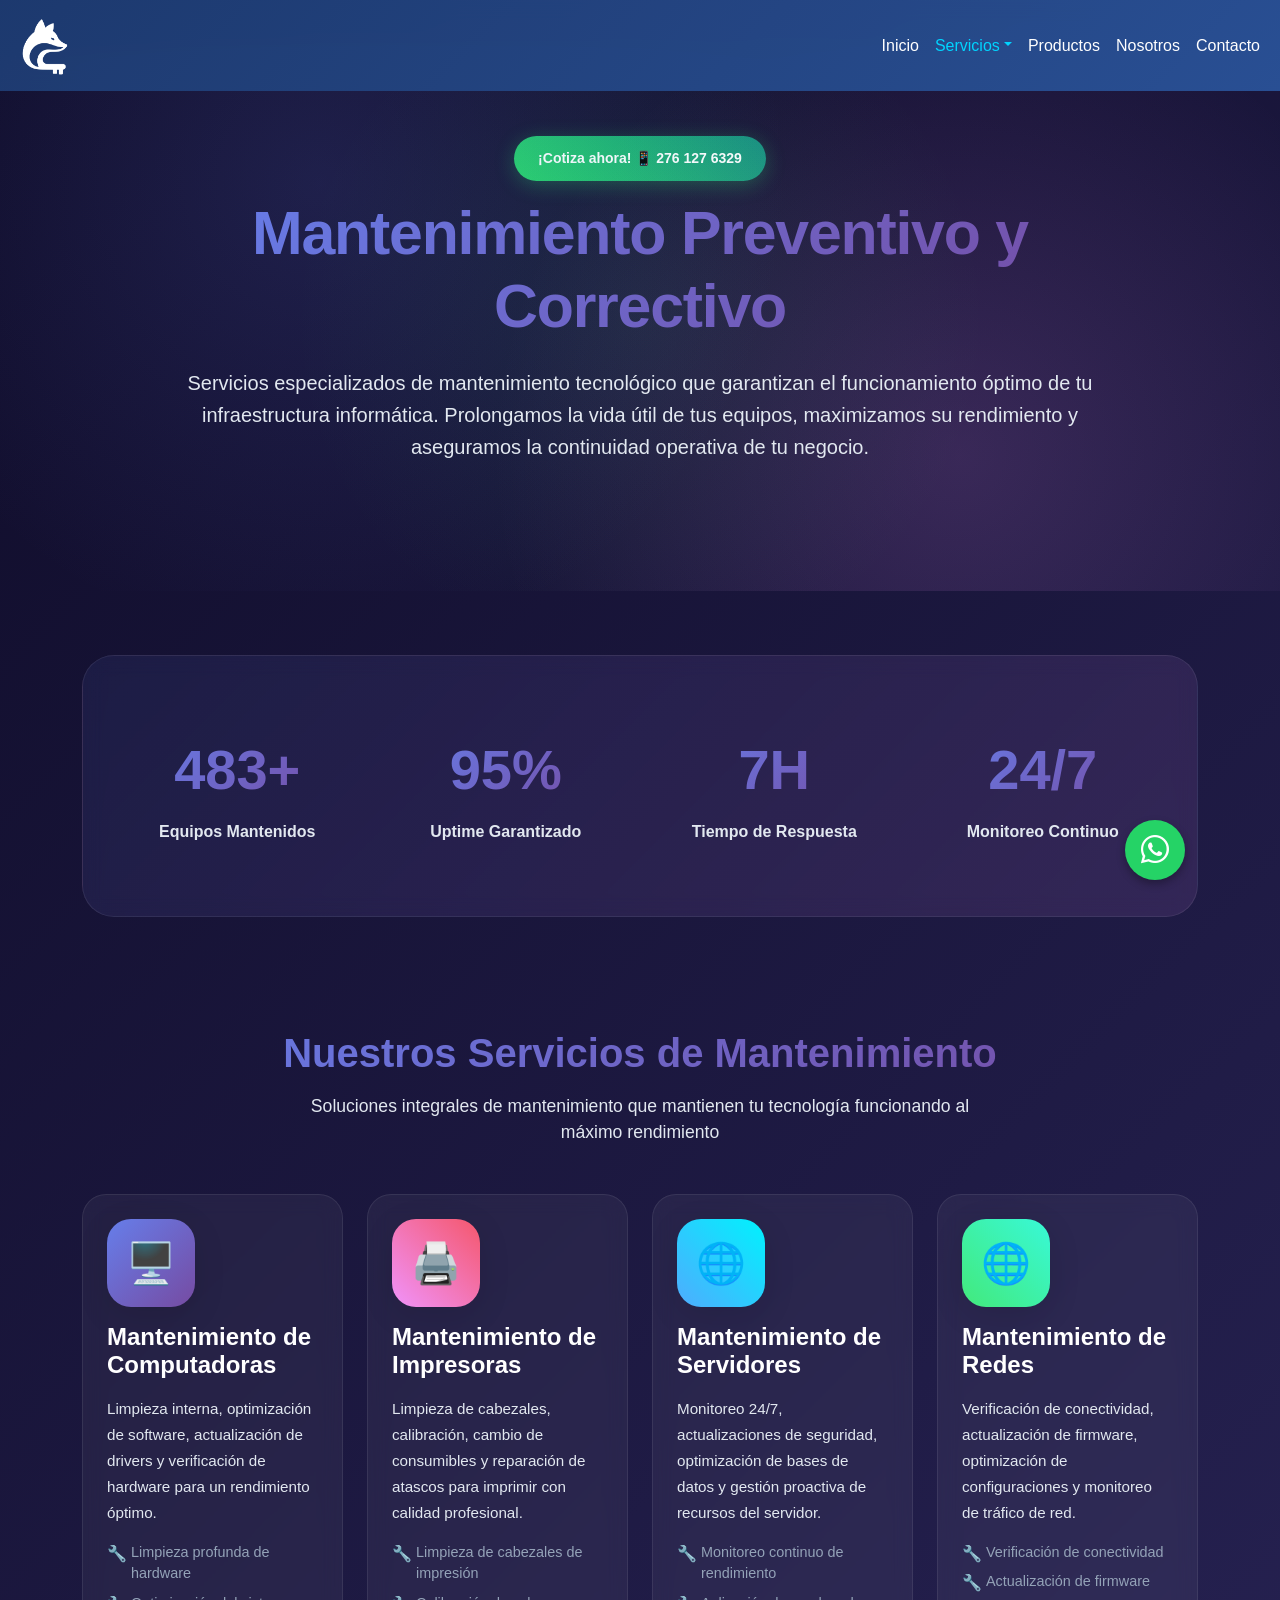
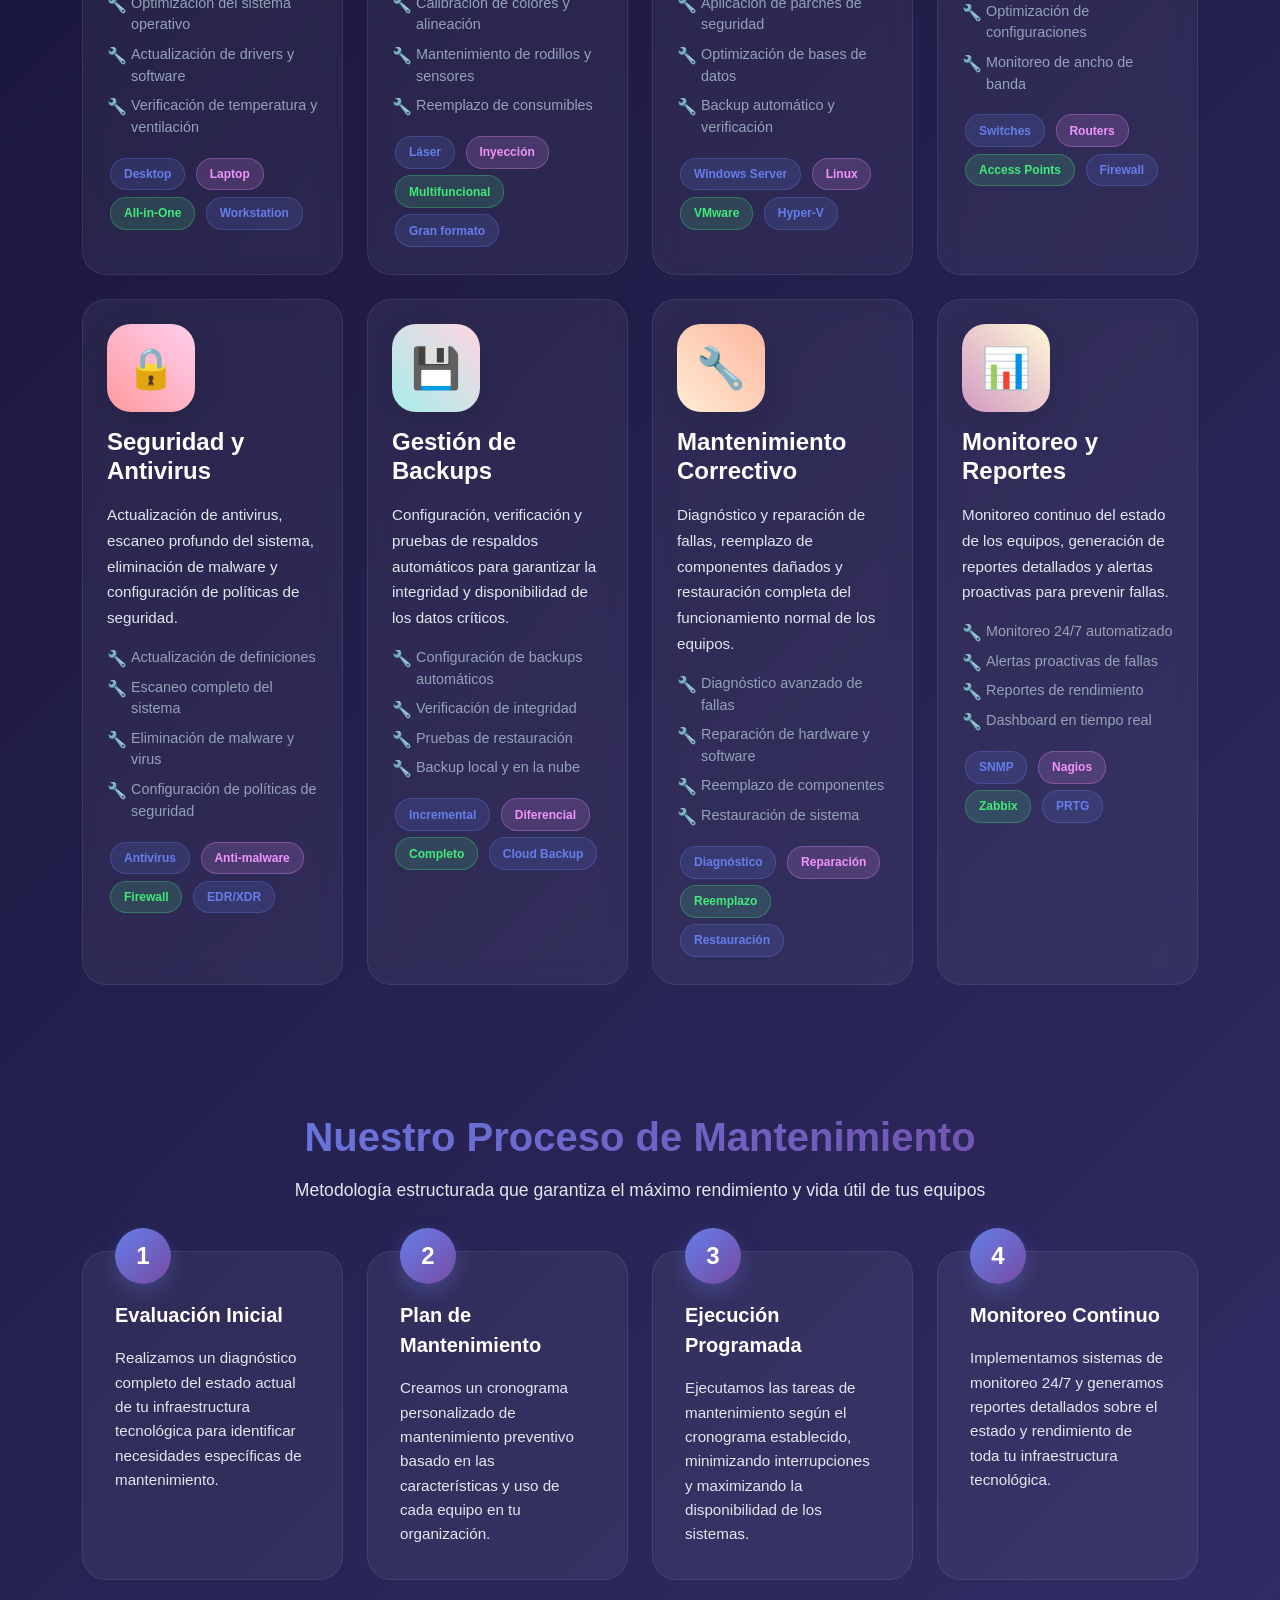
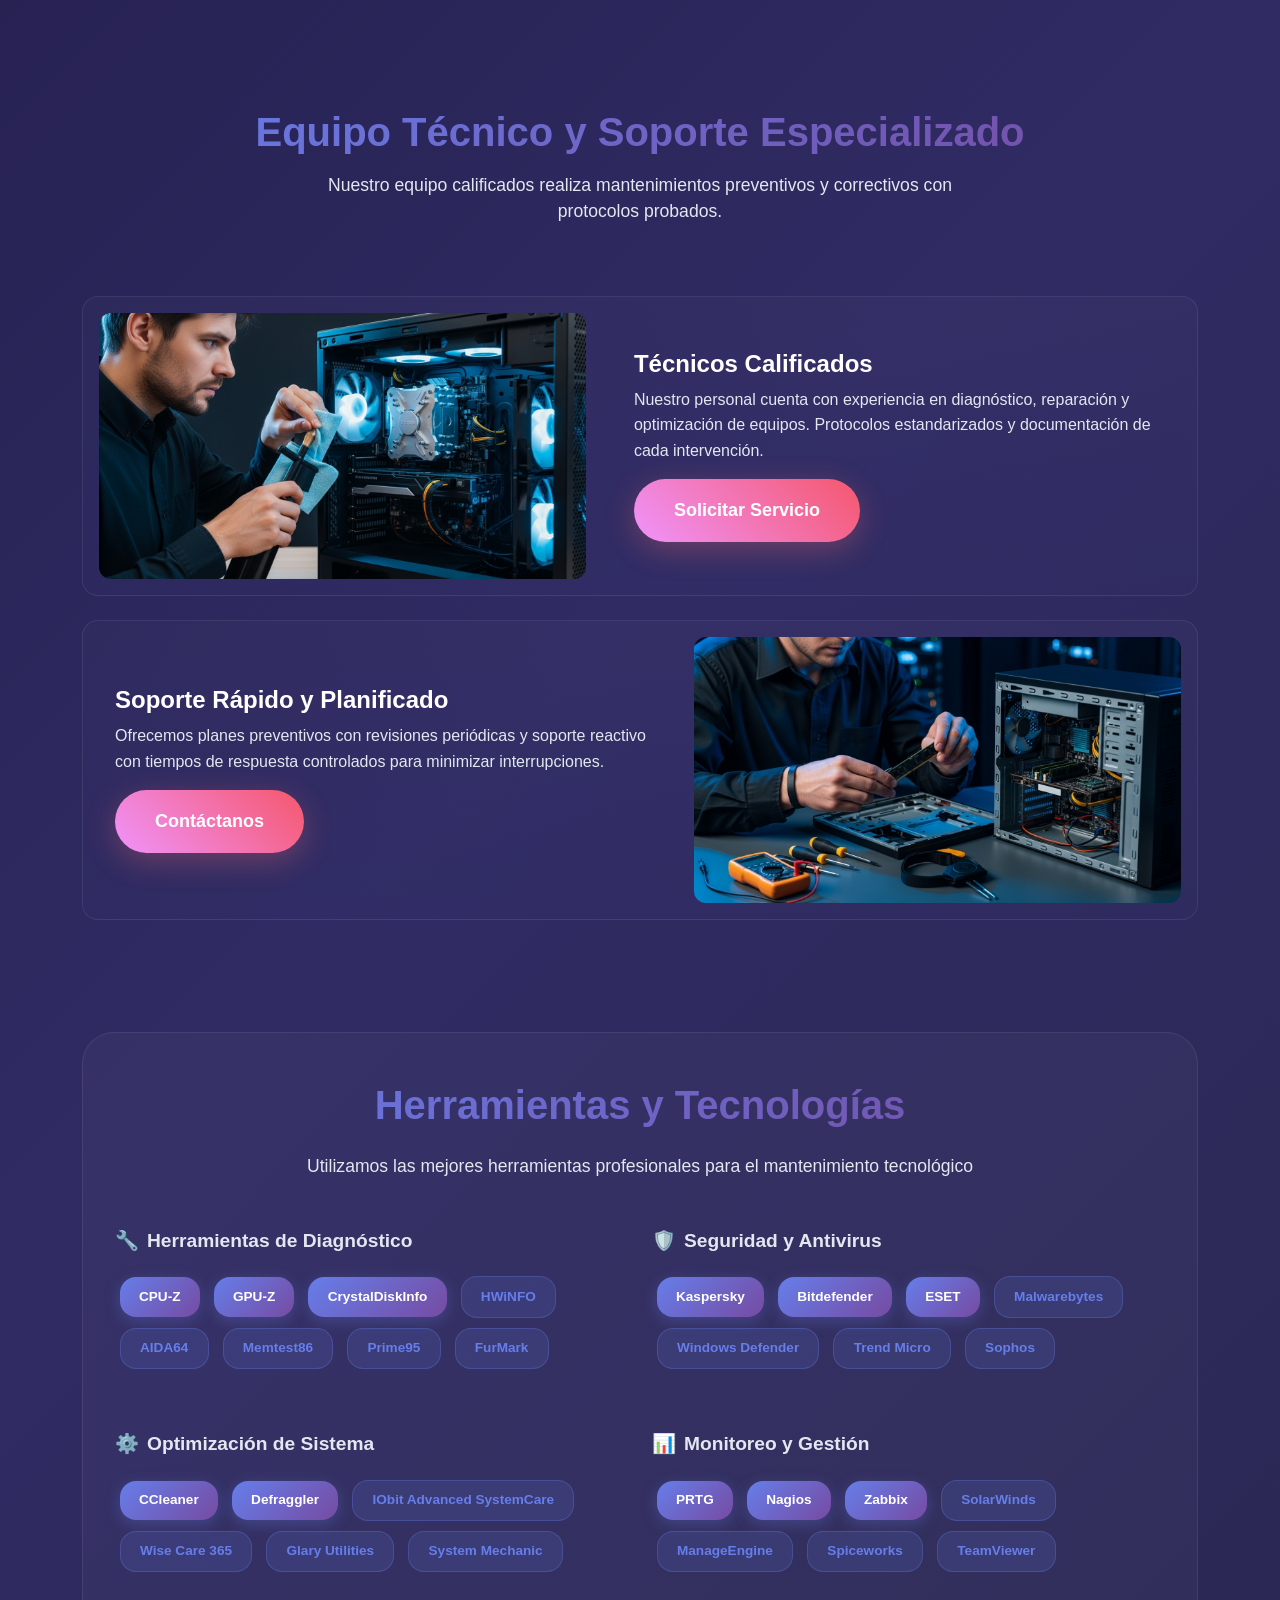
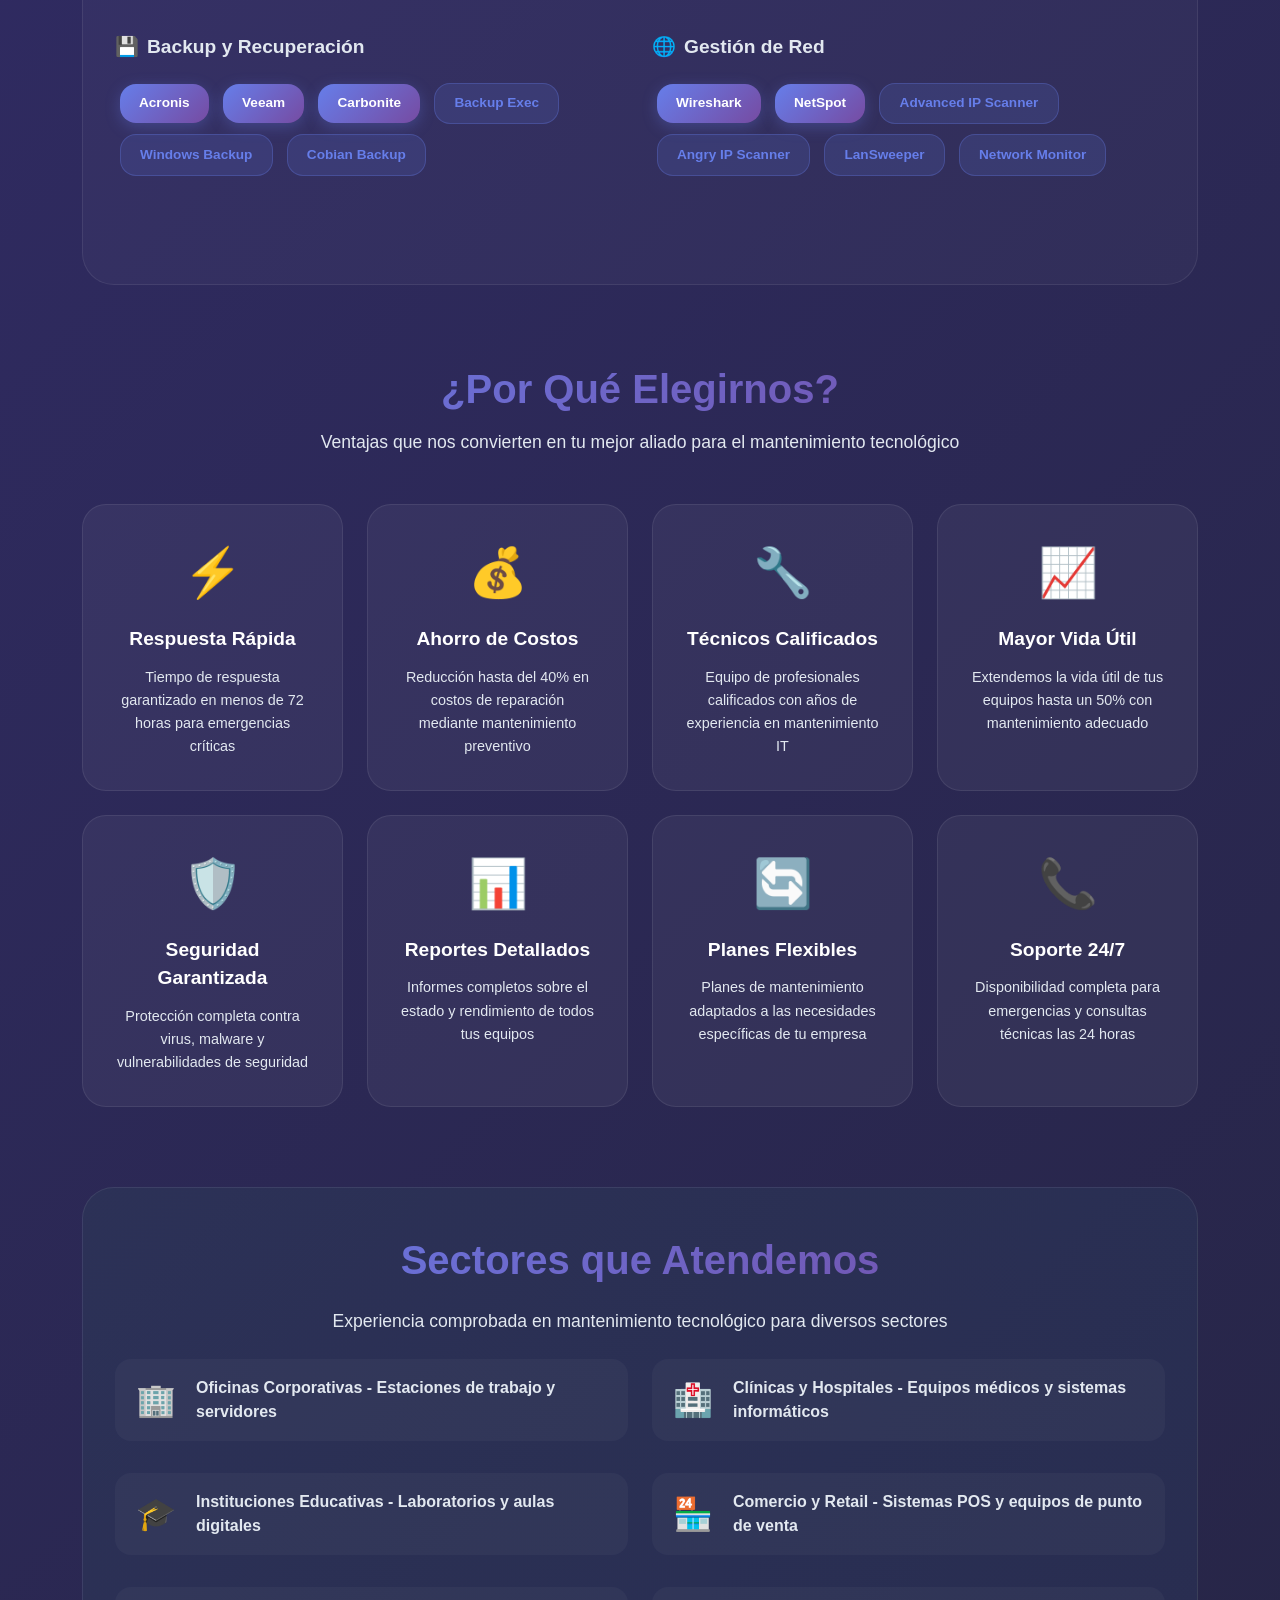
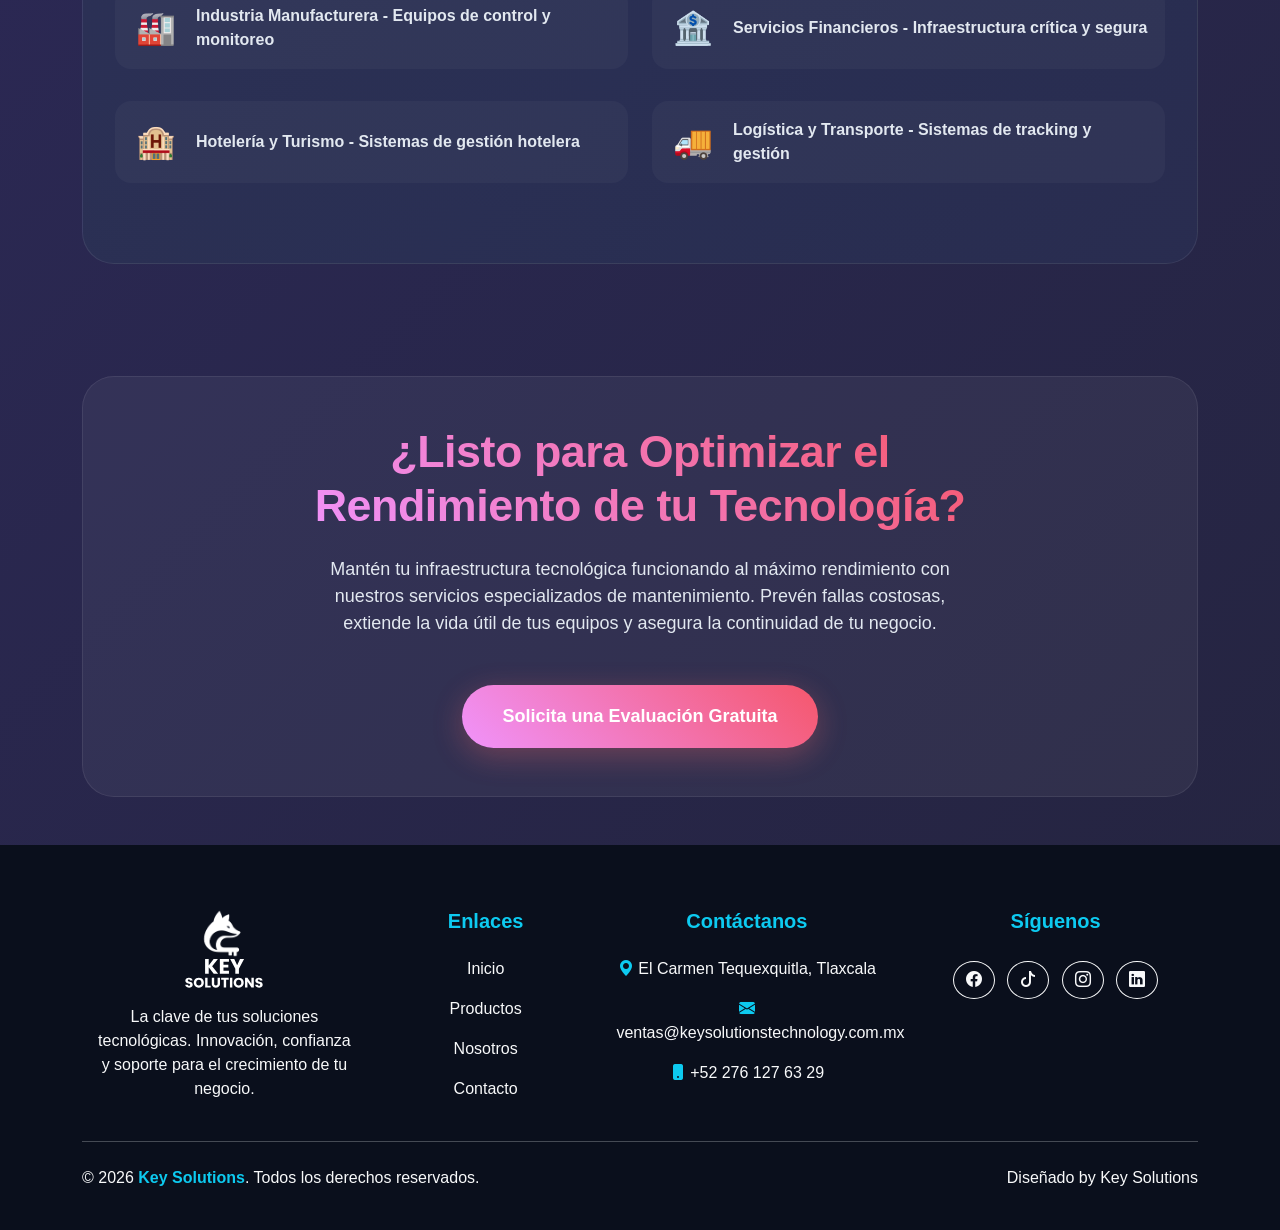
<file: assets/pages/Services/MantenimientoPreventivoCorrectivo.html>
<!DOCTYPE html>
<html lang="en">

<head>
    <meta charset="UTF-8">
    <meta name="viewport" content="width=device-width, initial-scale=1.0">
    <title>Mantenimiento Preventivo y Correctivo</title>
    <!-- Favicon en PNG (opcional, mejor calidad) -->
    <link rel="icon" href="../../img/faticon.png" type="image/svg+xml">
    <!-- Bootstrap CSS -->
    <link rel="stylesheet" href="../../css/bootstrap.min.css">

    <!-- Tus estilos personalizados -->
    <link rel="stylesheet" href="../../css/style.css">
    <!-- Bootstrap Icons -->
    <link rel="stylesheet" href="https://cdn.jsdelivr.net/npm/bootstrap-icons@1.11.3/font/bootstrap-icons.css">
    <style>
        :root {
            --primary-gradient: linear-gradient(135deg, #667eea, #764ba2);
            --secondary-gradient: linear-gradient(45deg, #f093fb, #f5576c);
            --tertiary-gradient: linear-gradient(45deg, #4facfe, #00f2fe);
            --quaternary-gradient: linear-gradient(45deg, #43e97b, #38f9d7);
            --bg-primary: linear-gradient(135deg, #0f0c29 0%, #302b63 50%, #24243e 100%);
            --text-light: #e2e8f0;
            --text-muted: #94a3b8;
            --glass-bg: rgba(255, 255, 255, 0.05);
            --glass-border: rgba(255, 255, 255, 0.08);
        }

        body {
            background: var(--bg-primary);
            color: #ffffff;
            font-family: -apple-system, BlinkMacSystemFont, 'Segoe UI', Roboto, sans-serif;
            overflow-x: hidden;
        }

        /* Hero Section */
        .hero-section {
            position: relative;
            padding: 4rem 0 5rem;
            overflow: hidden;
        }

        .hero-section::before {
            content: '';
            position: absolute;
            top: 0;
            left: 0;
            right: 0;
            bottom: 0;
            background:
                radial-gradient(circle at 25% 25%, rgba(102, 126, 234, 0.15) 0%, transparent 45%),
                radial-gradient(circle at 75% 75%, rgba(240, 147, 251, 0.15) 0%, transparent 45%),
                radial-gradient(circle at 50% 50%, rgba(67, 233, 123, 0.08) 0%, transparent 50%);
            pointer-events: none;
        }

        .contact-banner {
            background: linear-gradient(45deg, #25d366, #128c7e);
            padding: 0.75rem 1.5rem;
            border-radius: 50px;
            text-decoration: none;
            color: white !important;
            font-weight: 600;
            font-size: 0.875rem;
            box-shadow: 0 4px 20px rgba(37, 211, 102, 0.3);
            transition: all 0.3s ease;
            animation: pulse 2s infinite;
            display: inline-block;
        }

        @keyframes pulse {

            0%,
            100% {
                transform: scale(1);
            }

            50% {
                transform: scale(1.05);
            }
        }

        .contact-banner:hover {
            transform: translateY(-2px);
            box-shadow: 0 6px 25px rgba(37, 211, 102, 0.4);
            color: white !important;
        }

        .main-title {
            font-size: clamp(2.5rem, 5vw, 3.8rem);
            font-weight: 800;
            background: var(--primary-gradient);
            -webkit-background-clip: text;
            -webkit-text-fill-color: transparent;
            background-clip: text;
            animation: fadeInUp 1s ease;
            letter-spacing: -0.02em;
        }

        .hero-subtitle {
            color: var(--text-light);
            font-size: 1.25rem;
            line-height: 1.6;
            animation: fadeInUp 1s ease 0.2s both;
        }

        /* Stats Section */
        .stats-section {
            background: linear-gradient(135deg, rgba(102, 126, 234, 0.1), rgba(240, 147, 251, 0.1));
            border-radius: 2rem;
            padding: 3rem 2rem;
            margin: 4rem 0;
            border: 1px solid var(--glass-border);
            backdrop-filter: blur(10px);
        }

        .stat-card {
            text-align: center;
            padding: 1.5rem;
        }

        .stat-number {
            font-size: 3.5rem;
            font-weight: 800;
            background: var(--primary-gradient);
            -webkit-background-clip: text;
            -webkit-text-fill-color: transparent;
            background-clip: text;
            margin-bottom: 0.5rem;
            display: block;
        }

        .stat-label {
            color: var(--text-light);
            font-size: 1rem;
            font-weight: 600;
        }

        /* Service Cards */
        .service-card {
            background: var(--glass-bg);
            backdrop-filter: blur(10px);
            border: 1px solid var(--glass-border);
            border-radius: 1.5rem;
            transition: all 0.4s cubic-bezier(0.4, 0, 0.2, 1);
            position: relative;
            overflow: hidden;
            height: 100%;
            animation: fadeInUp 0.6s ease both;
        }

        .service-card::before {
            content: '';
            position: absolute;
            top: 0;
            left: 0;
            right: 0;
            bottom: 0;
            background: linear-gradient(135deg, rgba(102, 126, 234, 0.08), rgba(240, 147, 251, 0.08));
            opacity: 0;
            transition: opacity 0.3s ease;
        }

        .service-card:hover {
            transform: translateY(-8px) scale(1.03);
            box-shadow: 0 25px 70px rgba(102, 126, 234, 0.15);
            border-color: rgba(102, 126, 234, 0.4);
        }

        .service-card:hover::before {
            opacity: 1;
        }

        /* Team & Support Visual Section */
        .team-support-section {
            margin-top: 3.5rem;
            margin-bottom: 3.5rem;
        }


        .visual-card {
            display: flex;
            flex-direction: column;
            /* stacked by default for mobile */
            gap: 1rem;
            align-items: stretch;
            background: linear-gradient(180deg, rgba(255, 255, 255, 0.02), rgba(102, 126, 234, 0.02));
            border: 1px solid var(--glass-border);
            border-radius: 1rem;
            padding: 1rem;
            overflow: hidden;
            text-align: center;
        }



        .visual-image {
            width: 100%;
            display: block;
        }

        .visual-img {
            display: block;
            width: auto;
            max-width: 70%;
            height: auto;
            object-fit: contain;
            border-radius: 0.75rem;
            margin: 0 auto;
        }

        .visual-body {
            width: 100%;
            padding: 0.75rem 0;
        }

        /* Desktop: alternate layout with image/text side-by-side */
        @media (min-width: 992px) {
            .visual-card {
                flex-direction: row;
                align-items: center;
                text-align: left;
                gap: 2rem;
            }

            .visual-card.reverse {
                flex-direction: row-reverse;
            }

            .visual-image {
                flex: 0 0 45%;
                max-width: 45%;
            }

            .visual-body {
                flex: 1;
                padding: 0 1rem;
            }

            .visual-img {
                max-width: 100%;
                margin: 0;
            }
        }

        .visual-title {
            font-size: 1.5rem;
            font-weight: 800;
            color: #ffffff;
            margin-bottom: 0.5rem;
        }

        .visual-text {
            color: var(--text-light);
            margin-bottom: 1rem;
            line-height: 1.6;
        }

        .btn-cta {
            background: linear-gradient(45deg, #f093fb, #764ba2);
            border: none;
            color: white;
            padding: 0.75rem 1.25rem;
            border-radius: 40px;
            font-weight: 700;
        }

        @media (max-width: 992px) {
            .visual-card {
                flex-direction: column;
            }

            .visual-card.reverse {
                flex-direction: column;
            }

            .visual-image {
                width: 100%;
                flex: none;
            }

            .visual-body {
                padding: 1rem 0;
            }
        }

        .service-icon {
            width: 5.5rem;
            height: 5.5rem;
            border-radius: 1.5rem;
            display: flex;
            align-items: center;
            justify-content: center;
            font-size: 2.5rem;
            position: relative;
            z-index: 1;
            box-shadow: 0 8px 32px rgba(0, 0, 0, 0.12);
        }

        .service-icon.icon-1 {
            background: linear-gradient(135deg, #667eea, #764ba2);
        }

        .service-icon.icon-2 {
            background: linear-gradient(45deg, #f093fb, #f5576c);
        }

        .service-icon.icon-3 {
            background: linear-gradient(45deg, #4facfe, #00f2fe);
        }

        .service-icon.icon-4 {
            background: linear-gradient(45deg, #43e97b, #38f9d7);
        }

        .service-icon.icon-5 {
            background: linear-gradient(45deg, #ff9a9e, #fecfef);
        }

        .service-icon.icon-6 {
            background: linear-gradient(45deg, #a8edea, #fed6e3);
        }

        .service-icon.icon-7 {
            background: linear-gradient(45deg, #ffecd2, #fcb69f);
        }

        .service-icon.icon-8 {
            background: linear-gradient(45deg, #d299c2, #fef9d7);
        }

        .service-title {
            font-size: 1.5rem;
            font-weight: 700;
            color: #ffffff;
            position: relative;
            z-index: 1;
        }

        .service-description {
            color: var(--text-light);
            line-height: 1.7;
            font-size: 0.95rem;
            position: relative;
            z-index: 1;
        }

        .service-features {
            position: relative;
            z-index: 1;
        }

        .service-features li {
            color: var(--text-muted);
            font-size: 0.9rem;
            position: relative;
            padding-left: 1.5rem;
        }

        .service-features li::before {
            content: '🔧';
            font-weight: bold;
            position: absolute;
            left: 0;
            font-size: 1rem;
        }

        .tech-stack {
            background: rgba(102, 126, 234, 0.12);
            border-radius: 1rem;
            padding: 0.4rem 0.8rem;
            font-size: 0.75rem;
            color: #667eea;
            border: 1px solid rgba(102, 126, 234, 0.25);
            margin: 0.2rem;
            display: inline-block;
            position: relative;
            z-index: 1;
            font-weight: 600;
            transition: all 0.3s ease;
        }

        .tech-stack:hover {
            background: rgba(102, 126, 234, 0.2);
            transform: translateY(-1px);
        }

        .tech-stack.primary {
            background: rgba(102, 126, 234, 0.15);
            color: #667eea;
            border-color: rgba(102, 126, 234, 0.3);
        }

        .tech-stack.secondary {
            background: rgba(240, 147, 251, 0.15);
            color: #f093fb;
            border-color: rgba(240, 147, 251, 0.3);
        }

        .tech-stack.tertiary {
            background: rgba(67, 233, 123, 0.15);
            color: #43e97b;
            border-color: rgba(67, 233, 123, 0.3);
        }

        /* Process Section */
        .process-section {
            margin: 5rem 0;
        }

        .process-card {
            background: var(--glass-bg);
            border: 1px solid var(--glass-border);
            border-radius: 1.5rem;
            padding: 2rem;
            position: relative;
            transition: all 0.3s ease;
            height: 100%;
        }

        .process-card:hover {
            transform: translateY(-5px);
            border-color: rgba(102, 126, 234, 0.3);
            box-shadow: 0 15px 40px rgba(102, 126, 234, 0.1);
        }

        .process-number {
            position: absolute;
            top: -1.5rem;
            left: 2rem;
            width: 3.5rem;
            height: 3.5rem;
            border-radius: 50%;
            background: var(--primary-gradient);
            display: flex;
            align-items: center;
            justify-content: center;
            font-size: 1.5rem;
            font-weight: 800;
            box-shadow: 0 8px 20px rgba(102, 126, 234, 0.3);
        }

        .process-title {
            font-size: 1.25rem;
            font-weight: 700;
            margin-top: 1rem;
            margin-bottom: 1rem;
            color: #ffffff;
        }

        .process-description {
            color: var(--text-light);
            line-height: 1.6;
            font-size: 0.95rem;
        }

        /* Tech Showcase */
        .tech-showcase {
            background: rgba(255, 255, 255, 0.03);
            border-radius: 2rem;
            padding: 3rem 2rem;
            margin: 4rem 0;
            border: 1px solid var(--glass-border);
        }

        .tech-category {
            margin-bottom: 2rem;
        }

        .tech-category-title {
            font-size: 1.2rem;
            font-weight: 700;
            color: var(--text-light);
            margin-bottom: 1rem;
            display: flex;
            align-items: center;
            gap: 0.5rem;
        }

        .tech-badge {
            background: rgba(102, 126, 234, 0.15);
            border: 1px solid rgba(102, 126, 234, 0.3);
            border-radius: 1rem;
            padding: 0.6rem 1.2rem;
            display: inline-block;
            margin: 0.3rem;
            color: #667eea;
            font-weight: 600;
            font-size: 0.85rem;
            transition: all 0.3s ease;
        }

        .tech-badge:hover {
            background: rgba(102, 126, 234, 0.25);
            transform: translateY(-2px);
        }

        .tech-badge.featured {
            background: var(--primary-gradient);
            color: white;
            border: none;
            box-shadow: 0 4px 15px rgba(102, 126, 234, 0.3);
        }

        /* Benefits Section */
        .benefits-section {
            margin: 5rem 0;
        }

        .benefit-card {
            background: var(--glass-bg);
            border: 1px solid var(--glass-border);
            border-radius: 1.5rem;
            padding: 2rem;
            text-align: center;
            transition: all 0.3s ease;
            height: 100%;
        }

        .benefit-card:hover {
            transform: translateY(-5px);
            box-shadow: 0 15px 40px rgba(102, 126, 234, 0.15);
            border-color: rgba(102, 126, 234, 0.3);
        }

        .benefit-icon {
            font-size: 3rem;
            margin-bottom: 1rem;
        }

        .benefit-title {
            font-size: 1.2rem;
            font-weight: 700;
            margin-bottom: 0.75rem;
            color: #ffffff;
        }

        .benefit-text {
            color: var(--text-light);
            font-size: 0.9rem;
            line-height: 1.6;
        }

        /* Industries Section */
        .industries-section {
            background: linear-gradient(135deg, rgba(67, 233, 123, 0.05), rgba(79, 172, 254, 0.05));
            border-radius: 2rem;
            padding: 3rem 2rem;
            margin: 4rem 0;
            border: 1px solid var(--glass-border);
        }

        .industry-item {
            display: flex;
            align-items: center;
            gap: 1rem;
            padding: 1rem;
            background: rgba(255, 255, 255, 0.03);
            border-radius: 1rem;
            margin-bottom: 1rem;
            transition: all 0.3s ease;
            border: 1px solid transparent;
        }

        .industry-item:hover {
            background: rgba(255, 255, 255, 0.08);
            transform: translateX(10px);
            border-color: rgba(102, 126, 234, 0.2);
        }

        .industry-icon {
            font-size: 2rem;
            min-width: 3rem;
            text-align: center;
        }

        .industry-text {
            color: var(--text-light);
            font-weight: 600;
            font-size: 1rem;
        }

        /* Section Titles */
        .section-title {
            font-size: 2.5rem;
            font-weight: 800;
            text-align: center;
            margin-bottom: 1rem;
            background: var(--primary-gradient);
            -webkit-background-clip: text;
            -webkit-text-fill-color: transparent;
            background-clip: text;
        }

        .section-subtitle {
            text-align: center;
            color: var(--text-light);
            font-size: 1.1rem;
            margin-bottom: 3rem;
            max-width: 700px;
            margin-left: auto;
            margin-right: auto;
        }

        /* CTA Section */
        .cta-section {
            background: rgba(255, 255, 255, 0.05);
            border-radius: 2rem;
            position: relative;
            border: 1px solid var(--glass-border);
        }

        .cta-title {
            font-size: clamp(2rem, 4vw, 2.8rem);
            font-weight: 800;
            background: var(--secondary-gradient);
            -webkit-background-clip: text;
            -webkit-text-fill-color: transparent;
            background-clip: text;
            letter-spacing: -0.01em;
        }

        .cta-subtitle {
            color: var(--text-light);
            font-size: 1.125rem;
        }

        .btn-cta {
            background: var(--secondary-gradient);
            border: none;
            padding: 1.125rem 2.5rem;
            border-radius: 50px;
            font-weight: 700;
            font-size: 1.125rem;
            transition: all 0.3s ease;
            box-shadow: 0 8px 30px rgba(255, 107, 107, 0.3);
            text-decoration: none;
            color: white !important;
            display: inline-block;
        }

        .btn-cta:hover {
            transform: translateY(-3px);
            box-shadow: 0 12px 40px rgba(255, 107, 107, 0.4);
            color: white !important;
        }

        /* Animations */
        @keyframes fadeInUp {
            from {
                opacity: 0;
                transform: translateY(30px);
            }

            to {
                opacity: 1;
                transform: translateY(0);
            }
        }

        .service-card:nth-child(1) {
            animation-delay: 0.1s;
        }

        .service-card:nth-child(2) {
            animation-delay: 0.2s;
        }

        .service-card:nth-child(3) {
            animation-delay: 0.3s;
        }

        .service-card:nth-child(4) {
            animation-delay: 0.4s;
        }

        .service-card:nth-child(5) {
            animation-delay: 0.5s;
        }

        .service-card:nth-child(6) {
            animation-delay: 0.6s;
        }

        .service-card:nth-child(7) {
            animation-delay: 0.7s;
        }

        .service-card:nth-child(8) {
            animation-delay: 0.8s;
        }

        /* Responsive */
        @media (max-width: 991px) {
            .contact-banner {
                position: static !important;
                margin-bottom: 2rem;
                display: inline-block;
                top: auto !important;
                right: auto !important;
            }

            .hero-section {
                padding: 2rem 0 3rem;
            }

            .stat-number {
                font-size: 2.5rem;
            }

            .section-title {
                font-size: 2rem;
            }
        }

        @media (min-width: 992px) and (max-width: 1199px) {


            .main-title {
                font-size: 2.8rem;
            }
        }
    </style>
</head>

<body>
    <nav class="navbar navbar-expand-lg  navbar-dark bg-transparent fixed-top">
        <div class="container-fluid">
            <!-- LOGO -->
            <a class="navbar-brand" href="../../../index.html">
                <img src="../../img/icono.svg" alt="Icono Key Solutions" height="65">
            </a>

            <!-- Botón hamburguesa -->
            <button class="navbar-toggler" type="button" data-bs-toggle="collapse"
                data-bs-target="#navbarSupportedContent" aria-controls="navbarSupportedContent" aria-expanded="false"
                aria-label="Toggle navigation">
                <span class="navbar-toggler-icon"></span>
            </button>

            <!-- Menú -->
            <div class="collapse navbar-collapse" id="navbarSupportedContent">
                <ul class="navbar-nav ms-auto mb-2 mb-lg-0">
                    <li class="nav-item"><a class="nav-link" href="../../../index.html">Inicio</a></li>
                    <li class="nav-item dropdown">
                        <a class="nav-link dropdown-toggle active" href="#" role="button" data-bs-toggle="dropdown"
                            aria-expanded="false">Servicios</a>
                        <ul class="dropdown-menu">
                            <li><a class="dropdown-item" href="ConsultoriaTecnologica.html">Consultoría
                                    Tecnológica</a></li>
                            <li>
                                <hr class="dropdown-divider">
                            </li>
                            <li><a class="dropdown-item" href="DesarrolloSoftware.html">Desarrollo
                                    de
                                    Software</a></li>
                            <li>
                                <hr class="dropdown-divider">
                            </li>
                            <li><a class="dropdown-item" href="AutomatizacionConIA.html">Automatización
                                    de
                                    Procesos
                                    con
                                    IA</a></li>
                            <li>
                                <hr class="dropdown-divider">
                            </li>
                            <li><a class="dropdown-item" href="SitiosWeb.html">Páginas
                                    y
                                    Sitios
                                    Web</a></li>
                            <li>
                                <hr class="dropdown-divider">
                            </li>
                            <li><a class="dropdown-item" href="RecuperacionDatos.html">Recuperación
                                    de
                                    datos</a>
                            </li>
                            <li>
                                <hr class="dropdown-divider">
                            </li>
                            <li><a class="dropdown-item" href="SoporteTecnicoRemoto.html">Soporte
                                    Técnico Remoto</a></li>
                            <li>
                                <hr class="dropdown-divider">
                            </li>
                            <li><a class="dropdown-item active" href="#">Mantenimiento
                                    Preventivo
                                    y
                                    Correctivo</a></li>
                            <li>
                                <hr class="dropdown-divider">
                            </li>
                            <li><a class="dropdown-item" href="InfraestructuraRed.html">Infraestructura
                                    de
                                    Red</a>
                            </li>
                            <li>
                                <hr class="dropdown-divider">
                            </li>
                            <li><a class="dropdown-item" href="InstalacionCamarasVideovigilancia.html">Instalación
                                    de
                                    Cámaras
                                    de
                                    Videovigilancia</a></li>
                        </ul>
                    </li>
                    <li class="nav-item"><a class="nav-link" href="../Productos.html">Productos</a>
                    </li>
                    <li class="nav-item"><a class="nav-link" href="../Nosotros.html">Nosotros</a></li>
                    <li class="nav-item"><a class="nav-link " href="../Contacto.html">Contacto</a></li>
                </ul>
            </div>
        </div>
    </nav>

    <!-- Hero Section -->
    <section class="hero-section mt-5">
        <div class="container mb-3 mt-4 text-center">
            <a href="https://wa.me/5212761276329?text=Hola!%20Quiero%20más%20información" class="contact-banner"
                target="_blank">
                ¡Cotiza ahora! 📱 276 127 6329
            </a>
        </div>
        <div class="container position-relative">
            <div class="row justify-content-center text-center">
                <div class="col-lg-10">
                    <h1 class="main-title mb-4">Mantenimiento Preventivo y Correctivo</h1>
                    <p class="hero-subtitle mb-5">
                        Servicios especializados de mantenimiento tecnológico que garantizan el funcionamiento
                        óptimo de tu infraestructura informática. Prolongamos la vida útil de tus equipos,
                        maximizamos su rendimiento y aseguramos la continuidad operativa de tu negocio.
                    </p>
                </div>
            </div>
        </div>
    </section>

    <!-- Stats Section -->
    <section class="container">
        <div class="stats-section">
            <div class="row">
                <div class="col-6 col-md-3">
                    <div class="stat-card">
                        <span class="stat-number">500+</span>
                        <div class="stat-label">Equipos Mantenidos</div>
                    </div>
                </div>
                <div class="col-6 col-md-3">
                    <div class="stat-card">
                        <span class="stat-number">99%</span>
                        <div class="stat-label">Uptime Garantizado</div>
                    </div>
                </div>
                <div class="col-6 col-md-3">
                    <div class="stat-card">
                        <span class="stat-number">8H</span>
                        <div class="stat-label">Tiempo de Respuesta</div>
                    </div>
                </div>
                <div class="col-6 col-md-3">
                    <div class="stat-card">
                        <span class="stat-number">24/7</span>
                        <div class="stat-label">Monitoreo Continuo</div>
                    </div>
                </div>
            </div>
        </div>
    </section>

    <!-- Services Section -->
    <section class="py-5">
        <div class="container">
            <h2 class="section-title">Nuestros Servicios de Mantenimiento</h2>
            <p class="section-subtitle">
                Soluciones integrales de mantenimiento que mantienen tu tecnología funcionando al máximo rendimiento
            </p>

            <div class="row g-4">
                <!-- Servicio 1 -->
                <div class="col-lg-6 col-xl-3">
                    <div class="service-card p-4 h-100">
                        <div class="service-icon icon-1 mb-3">🖥️</div>
                        <h3 class="service-title mb-3">Mantenimiento de Computadoras</h3>
                        <p class="service-description mb-3">
                            Limpieza interna, optimización de software, actualización de drivers y verificación
                            de hardware para un rendimiento óptimo.
                        </p>
                        <ul class="service-features list-unstyled mb-3">
                            <li class="mb-2">Limpieza profunda de hardware</li>
                            <li class="mb-2">Optimización del sistema operativo</li>
                            <li class="mb-2">Actualización de drivers y software</li>
                            <li class="mb-2">Verificación de temperatura y ventilación</li>
                        </ul>
                        <div class="mt-3">
                            <span class="tech-stack primary">Desktop</span>
                            <span class="tech-stack secondary">Laptop</span>
                            <span class="tech-stack tertiary">All-in-One</span>
                            <span class="tech-stack primary">Workstation</span>
                        </div>
                    </div>
                </div>

                <!-- Servicio 2 -->
                <div class="col-lg-6 col-xl-3">
                    <div class="service-card p-4 h-100">
                        <div class="service-icon icon-2 mb-3">🖨️</div>
                        <h3 class="service-title mb-3">Mantenimiento de Impresoras</h3>
                        <p class="service-description mb-3">
                            Limpieza de cabezales, calibración, cambio de consumibles y reparación
                            de atascos para imprimir con calidad profesional.
                        </p>
                        <ul class="service-features list-unstyled mb-3">
                            <li class="mb-2">Limpieza de cabezales de impresión</li>
                            <li class="mb-2">Calibración de colores y alineación</li>
                            <li class="mb-2">Mantenimiento de rodillos y sensores</li>
                            <li class="mb-2">Reemplazo de consumibles</li>
                        </ul>
                        <div class="mt-3">
                            <span class="tech-stack primary">Láser</span>
                            <span class="tech-stack secondary">Inyección</span>
                            <span class="tech-stack tertiary">Multifuncional</span>
                            <span class="tech-stack primary">Gran formato</span>
                        </div>
                    </div>
                </div>

                <!-- Servicio 3 -->
                <div class="col-lg-6 col-xl-3">
                    <div class="service-card p-4 h-100">
                        <div class="service-icon icon-3 mb-3">🌐</div>
                        <h3 class="service-title mb-3">Mantenimiento de Servidores</h3>
                        <p class="service-description mb-3">
                            Monitoreo 24/7, actualizaciones de seguridad, optimización de bases de datos
                            y gestión proactiva de recursos del servidor.
                        </p>
                        <ul class="service-features list-unstyled mb-3">
                            <li class="mb-2">Monitoreo continuo de rendimiento</li>
                            <li class="mb-2">Aplicación de parches de seguridad</li>
                            <li class="mb-2">Optimización de bases de datos</li>
                            <li class="mb-2">Backup automático y verificación</li>
                        </ul>
                        <div class="mt-3">
                            <span class="tech-stack primary">Windows Server</span>
                            <span class="tech-stack secondary">Linux</span>
                            <span class="tech-stack tertiary">VMware</span>
                            <span class="tech-stack primary">Hyper-V</span>
                        </div>
                    </div>
                </div>

                <!-- Servicio 4 -->
                <div class="col-lg-6 col-xl-3">
                    <div class="service-card p-4 h-100">
                        <div class="service-icon icon-4 mb-3">🌐</div>
                        <h3 class="service-title mb-3">Mantenimiento de Redes</h3>
                        <p class="service-description mb-3">
                            Verificación de conectividad, actualización de firmware, optimización
                            de configuraciones y monitoreo de tráfico de red.
                        </p>
                        <ul class="service-features list-unstyled mb-3">
                            <li class="mb-2">Verificación de conectividad</li>
                            <li class="mb-2">Actualización de firmware</li>
                            <li class="mb-2">Optimización de configuraciones</li>
                            <li class="mb-2">Monitoreo de ancho de banda</li>
                        </ul>
                        <div class="mt-3">
                            <span class="tech-stack primary">Switches</span>
                            <span class="tech-stack secondary">Routers</span>
                            <span class="tech-stack tertiary">Access Points</span>
                            <span class="tech-stack primary">Firewall</span>
                        </div>
                    </div>
                </div>

                <!-- Servicio 5 -->
                <div class="col-lg-6 col-xl-3">
                    <div class="service-card p-4 h-100">
                        <div class="service-icon icon-5 mb-3">🔒</div>
                        <h3 class="service-title mb-3">Seguridad y Antivirus</h3>
                        <p class="service-description mb-3">
                            Actualización de antivirus, escaneo profundo del sistema, eliminación
                            de malware y configuración de políticas de seguridad.
                        </p>
                        <ul class="service-features list-unstyled mb-3">
                            <li class="mb-2">Actualización de definiciones</li>
                            <li class="mb-2">Escaneo completo del sistema</li>
                            <li class="mb-2">Eliminación de malware y virus</li>
                            <li class="mb-2">Configuración de políticas de seguridad</li>
                        </ul>
                        <div class="mt-3">
                            <span class="tech-stack primary">Antivirus</span>
                            <span class="tech-stack secondary">Anti-malware</span>
                            <span class="tech-stack tertiary">Firewall</span>
                            <span class="tech-stack primary">EDR/XDR</span>
                        </div>
                    </div>
                </div>

                <!-- Servicio 6 -->
                <div class="col-lg-6 col-xl-3">
                    <div class="service-card p-4 h-100">
                        <div class="service-icon icon-6 mb-3">💾</div>
                        <h3 class="service-title mb-3">Gestión de Backups</h3>
                        <p class="service-description mb-3">
                            Configuración, verificación y pruebas de respaldos automáticos para
                            garantizar la integridad y disponibilidad de los datos críticos.
                        </p>
                        <ul class="service-features list-unstyled mb-3">
                            <li class="mb-2">Configuración de backups automáticos</li>
                            <li class="mb-2">Verificación de integridad</li>
                            <li class="mb-2">Pruebas de restauración</li>
                            <li class="mb-2">Backup local y en la nube</li>
                        </ul>
                        <div class="mt-3">
                            <span class="tech-stack primary">Incremental</span>
                            <span class="tech-stack secondary">Diferencial</span>
                            <span class="tech-stack tertiary">Completo</span>
                            <span class="tech-stack primary">Cloud Backup</span>
                        </div>
                    </div>
                </div>

                <!-- Servicio 7 -->
                <div class="col-lg-6 col-xl-3">
                    <div class="service-card p-4 h-100">
                        <div class="service-icon icon-7 mb-3">🔧</div>
                        <h3 class="service-title mb-3">Mantenimiento Correctivo</h3>
                        <p class="service-description mb-3">
                            Diagnóstico y reparación de fallas, reemplazo de componentes dañados
                            y restauración completa del funcionamiento normal de los equipos.
                        </p>
                        <ul class="service-features list-unstyled mb-3">
                            <li class="mb-2">Diagnóstico avanzado de fallas</li>
                            <li class="mb-2">Reparación de hardware y software</li>
                            <li class="mb-2">Reemplazo de componentes</li>
                            <li class="mb-2">Restauración de sistema</li>
                        </ul>
                        <div class="mt-3">
                            <span class="tech-stack primary">Diagnóstico</span>
                            <span class="tech-stack secondary">Reparación</span>
                            <span class="tech-stack tertiary">Reemplazo</span>
                            <span class="tech-stack primary">Restauración</span>
                        </div>
                    </div>
                </div>

                <!-- Servicio 8 -->
                <div class="col-lg-6 col-xl-3">
                    <div class="service-card p-4 h-100">
                        <div class="service-icon icon-8 mb-3">📊</div>
                        <h3 class="service-title mb-3">Monitoreo y Reportes</h3>
                        <p class="service-description mb-3">
                            Monitoreo continuo del estado de los equipos, generación de reportes
                            detallados y alertas proactivas para prevenir fallas.
                        </p>
                        <ul class="service-features list-unstyled mb-3">
                            <li class="mb-2">Monitoreo 24/7 automatizado</li>
                            <li class="mb-2">Alertas proactivas de fallas</li>
                            <li class="mb-2">Reportes de rendimiento</li>
                            <li class="mb-2">Dashboard en tiempo real</li>
                        </ul>
                        <div class="mt-3">
                            <span class="tech-stack primary">SNMP</span>
                            <span class="tech-stack secondary">Nagios</span>
                            <span class="tech-stack tertiary">Zabbix</span>
                            <span class="tech-stack primary">PRTG</span>
                        </div>
                    </div>
                </div>
            </div>
        </div>
    </section>

    <!-- Process Section -->
    <section class="process-section">
        <div class="container">
            <h2 class="section-title">Nuestro Proceso de Mantenimiento</h2>
            <p class="section-subtitle">
                Metodología estructurada que garantiza el máximo rendimiento y vida útil de tus equipos
            </p>

            <div class="row g-4">
                <div class="col-lg-3 col-md-6">
                    <div class="process-card">
                        <div class="process-number">1</div>
                        <div class="process-title">Evaluación Inicial</div>
                        <div class="process-description">
                            Realizamos un diagnóstico completo del estado actual de tu infraestructura
                            tecnológica para identificar necesidades específicas de mantenimiento.
                        </div>
                    </div>
                </div>

                <div class="col-lg-3 col-md-6">
                    <div class="process-card">
                        <div class="process-number">2</div>
                        <div class="process-title">Plan de Mantenimiento</div>
                        <div class="process-description">
                            Creamos un cronograma personalizado de mantenimiento preventivo basado
                            en las características y uso de cada equipo en tu organización.
                        </div>
                    </div>
                </div>

                <div class="col-lg-3 col-md-6">
                    <div class="process-card">
                        <div class="process-number">3</div>
                        <div class="process-title">Ejecución Programada</div>
                        <div class="process-description">
                            Ejecutamos las tareas de mantenimiento según el cronograma establecido,
                            minimizando interrupciones y maximizando la disponibilidad de los sistemas.
                        </div>
                    </div>
                </div>

                <div class="col-lg-3 col-md-6">
                    <div class="process-card">
                        <div class="process-number">4</div>
                        <div class="process-title">Monitoreo Continuo</div>
                        <div class="process-description">
                            Implementamos sistemas de monitoreo 24/7 y generamos reportes detallados
                            sobre el estado y rendimiento de toda tu infraestructura tecnológica.
                        </div>
                    </div>
                </div>
            </div>
        </div>
    </section>

    <!-- Team & Support Visual Section -->
    <section class="team-support-section py-5">
        <div class="container">
            <h2 class="section-title">Equipo Técnico y Soporte Especializado</h2>
            <p class="section-subtitle">Nuestro equipo calificados realiza mantenimientos preventivos y correctivos con
                protocolos probados.</p>

            <div class="row g-4 align-items-center mt-4">
                <div class="col-12">
                    <div class="visual-card">
                        <div class="visual-image">
                            <img src="../../img/Man-1.png" alt="Técnico de mantenimiento" loading="lazy"
                                class="visual-img" />
                        </div>
                        <div class="visual-body">
                            <h3 class="visual-title">Técnicos Calificados</h3>
                            <p class="visual-text">Nuestro personal cuenta con experiencia en
                                diagnóstico, reparación y optimización de equipos. Protocolos estandarizados y
                                documentación de cada intervención.</p>
                            <a href="tel:+522761276329" class="btn btn-cta">Solicitar Servicio</a>
                        </div>
                    </div>
                </div>

                <div class="col-12">
                    <div class="visual-card reverse">
                        <div class="visual-image">
                            <img src="../../img/Man-2.png" alt="Soporte técnico" loading="lazy" class="visual-img" />
                        </div>
                        <div class="visual-body">
                            <h3 class="visual-title">Soporte Rápido y Planificado</h3>
                            <p class="visual-text">Ofrecemos planes preventivos con revisiones periódicas y soporte
                                reactivo con tiempos de respuesta controlados para minimizar interrupciones.</p>
                            <a href="../Contacto.html" class="btn btn-cta">Contáctanos</a>
                        </div>
                    </div>
                </div>
            </div>
        </div>
    </section>

    <!-- Tech Showcase -->
    <section class="container">
        <div class="tech-showcase">
            <h2 class="section-title mb-4">Herramientas y Tecnologías</h2>
            <p class="section-subtitle">
                Utilizamos las mejores herramientas profesionales para el mantenimiento tecnológico
            </p>

            <div class="row">
                <div class="col-md-6 mb-4">
                    <div class="tech-category">
                        <div class="tech-category-title">
                            <span>🔧</span> Herramientas de Diagnóstico
                        </div>
                        <div>
                            <span class="tech-badge featured">CPU-Z</span>
                            <span class="tech-badge featured">GPU-Z</span>
                            <span class="tech-badge featured">CrystalDiskInfo</span>
                            <span class="tech-badge">HWiNFO</span>
                            <span class="tech-badge">AIDA64</span>
                            <span class="tech-badge">Memtest86</span>
                            <span class="tech-badge">Prime95</span>
                            <span class="tech-badge">FurMark</span>
                        </div>
                    </div>
                </div>

                <div class="col-md-6 mb-4">
                    <div class="tech-category">
                        <div class="tech-category-title">
                            <span>🛡️</span> Seguridad y Antivirus
                        </div>
                        <div>
                            <span class="tech-badge featured">Kaspersky</span>
                            <span class="tech-badge featured">Bitdefender</span>
                            <span class="tech-badge featured">ESET</span>
                            <span class="tech-badge">Malwarebytes</span>
                            <span class="tech-badge">Windows Defender</span>
                            <span class="tech-badge">Trend Micro</span>
                            <span class="tech-badge">Sophos</span>
                        </div>
                    </div>
                </div>

                <div class="col-md-6 mb-4">
                    <div class="tech-category">
                        <div class="tech-category-title">
                            <span>⚙️</span> Optimización de Sistema
                        </div>
                        <div>
                            <span class="tech-badge featured">CCleaner</span>
                            <span class="tech-badge featured">Defraggler</span>
                            <span class="tech-badge">IObit Advanced SystemCare</span>
                            <span class="tech-badge">Wise Care 365</span>
                            <span class="tech-badge">Glary Utilities</span>
                            <span class="tech-badge">System Mechanic</span>
                        </div>
                    </div>
                </div>

                <div class="col-md-6 mb-4">
                    <div class="tech-category">
                        <div class="tech-category-title">
                            <span>📊</span> Monitoreo y Gestión
                        </div>
                        <div>
                            <span class="tech-badge featured">PRTG</span>
                            <span class="tech-badge featured">Nagios</span>
                            <span class="tech-badge featured">Zabbix</span>
                            <span class="tech-badge">SolarWinds</span>
                            <span class="tech-badge">ManageEngine</span>
                            <span class="tech-badge">Spiceworks</span>
                            <span class="tech-badge">TeamViewer</span>
                        </div>
                    </div>
                </div>

                <div class="col-md-6 mb-4">
                    <div class="tech-category">
                        <div class="tech-category-title">
                            <span>💾</span> Backup y Recuperación
                        </div>
                        <div>
                            <span class="tech-badge featured">Acronis</span>
                            <span class="tech-badge featured">Veeam</span>
                            <span class="tech-badge featured">Carbonite</span>
                            <span class="tech-badge">Backup Exec</span>
                            <span class="tech-badge">Windows Backup</span>
                            <span class="tech-badge">Cobian Backup</span>
                        </div>
                    </div>
                </div>

                <div class="col-md-6 mb-4">
                    <div class="tech-category">
                        <div class="tech-category-title">
                            <span>🌐</span> Gestión de Red
                        </div>
                        <div>
                            <span class="tech-badge featured">Wireshark</span>
                            <span class="tech-badge featured">NetSpot</span>
                            <span class="tech-badge">Advanced IP Scanner</span>
                            <span class="tech-badge">Angry IP Scanner</span>
                            <span class="tech-badge">LanSweeper</span>
                            <span class="tech-badge">Network Monitor</span>
                        </div>
                    </div>
                </div>
            </div>
        </div>
    </section>

    <!-- Benefits Section -->
    <section class="benefits-section">
        <div class="container">
            <h2 class="section-title">¿Por Qué Elegirnos?</h2>
            <p class="section-subtitle">
                Ventajas que nos convierten en tu mejor aliado para el mantenimiento tecnológico
            </p>

            <div class="row g-4">
                <div class="col-lg-3 col-md-6">
                    <div class="benefit-card">
                        <div class="benefit-icon">⚡</div>
                        <div class="benefit-title">Respuesta Rápida</div>
                        <div class="benefit-text">
                            Tiempo de respuesta garantizado en menos de 72 horas para emergencias críticas
                        </div>
                    </div>
                </div>

                <div class="col-lg-3 col-md-6">
                    <div class="benefit-card">
                        <div class="benefit-icon">💰</div>
                        <div class="benefit-title">Ahorro de Costos</div>
                        <div class="benefit-text">
                            Reducción hasta del 40% en costos de reparación mediante mantenimiento preventivo
                        </div>
                    </div>
                </div>

                <div class="col-lg-3 col-md-6">
                    <div class="benefit-card">
                        <div class="benefit-icon">🔧</div>
                        <div class="benefit-title">Técnicos Calificados</div>
                        <div class="benefit-text">
                            Equipo de profesionales calificados con años de experiencia en mantenimiento IT
                        </div>
                    </div>
                </div>

                <div class="col-lg-3 col-md-6">
                    <div class="benefit-card">
                        <div class="benefit-icon">📈</div>
                        <div class="benefit-title">Mayor Vida Útil</div>
                        <div class="benefit-text">
                            Extendemos la vida útil de tus equipos hasta un 50% con mantenimiento adecuado
                        </div>
                    </div>
                </div>

                <div class="col-lg-3 col-md-6">
                    <div class="benefit-card">
                        <div class="benefit-icon">🛡️</div>
                        <div class="benefit-title">Seguridad Garantizada</div>
                        <div class="benefit-text">
                            Protección completa contra virus, malware y vulnerabilidades de seguridad
                        </div>
                    </div>
                </div>

                <div class="col-lg-3 col-md-6">
                    <div class="benefit-card">
                        <div class="benefit-icon">📊</div>
                        <div class="benefit-title">Reportes Detallados</div>
                        <div class="benefit-text">
                            Informes completos sobre el estado y rendimiento de todos tus equipos
                        </div>
                    </div>
                </div>

                <div class="col-lg-3 col-md-6">
                    <div class="benefit-card">
                        <div class="benefit-icon">🔄</div>
                        <div class="benefit-title">Planes Flexibles</div>
                        <div class="benefit-text">
                            Planes de mantenimiento adaptados a las necesidades específicas de tu empresa
                        </div>
                    </div>
                </div>

                <div class="col-lg-3 col-md-6">
                    <div class="benefit-card">
                        <div class="benefit-icon">📞</div>
                        <div class="benefit-title">Soporte 24/7</div>
                        <div class="benefit-text">
                            Disponibilidad completa para emergencias y consultas técnicas las 24 horas
                        </div>
                    </div>
                </div>
            </div>
        </div>
    </section>

    <!-- Industries Section -->
    <section class="container">
        <div class="industries-section">
            <h2 class="section-title mb-4">Sectores que Atendemos</h2>
            <p class="section-subtitle mb-4">
                Experiencia comprobada en mantenimiento tecnológico para diversos sectores
            </p>

            <div class="row">
                <div class="col-md-6 mb-3">
                    <div class="industry-item">
                        <div class="industry-icon">🏢</div>
                        <div class="industry-text">Oficinas Corporativas - Estaciones de trabajo y servidores</div>
                    </div>
                </div>

                <div class="col-md-6 mb-3">
                    <div class="industry-item">
                        <div class="industry-icon">🏥</div>
                        <div class="industry-text">Clínicas y Hospitales - Equipos médicos y sistemas informáticos</div>
                    </div>
                </div>

                <div class="col-md-6 mb-3">
                    <div class="industry-item">
                        <div class="industry-icon">🎓</div>
                        <div class="industry-text">Instituciones Educativas - Laboratorios y aulas digitales</div>
                    </div>
                </div>

                <div class="col-md-6 mb-3">
                    <div class="industry-item">
                        <div class="industry-icon">🏪</div>
                        <div class="industry-text">Comercio y Retail - Sistemas POS y equipos de punto de venta</div>
                    </div>
                </div>

                <div class="col-md-6 mb-3">
                    <div class="industry-item">
                        <div class="industry-icon">🏭</div>
                        <div class="industry-text">Industria Manufacturera - Equipos de control y monitoreo</div>
                    </div>
                </div>

                <div class="col-md-6 mb-3">
                    <div class="industry-item">
                        <div class="industry-icon">🏦</div>
                        <div class="industry-text">Servicios Financieros - Infraestructura crítica y segura</div>
                    </div>
                </div>

                <div class="col-md-6 mb-3">
                    <div class="industry-item">
                        <div class="industry-icon">🏨</div>
                        <div class="industry-text">Hotelería y Turismo - Sistemas de gestión hotelera</div>
                    </div>
                </div>

                <div class="col-md-6 mb-3">
                    <div class="industry-item">
                        <div class="industry-icon">🚚</div>
                        <div class="industry-text">Logística y Transporte - Sistemas de tracking y gestión</div>
                    </div>
                </div>
            </div>
        </div>
    </section>

    <!-- CTA Section -->
    <section class="py-5 mt-5">
        <div class="container">
            <div class="cta-section p-5 text-center">
                <div class="row justify-content-center">
                    <div class="col-lg-8">
                        <h2 class="cta-title mb-4">¿Listo para Optimizar el Rendimiento de tu Tecnología?</h2>
                        <p class="cta-subtitle mb-5">
                            Mantén tu infraestructura tecnológica funcionando al máximo rendimiento con
                            nuestros servicios especializados de mantenimiento. Prevén fallas costosas,
                            extiende la vida útil de tus equipos y asegura la continuidad de tu negocio.
                        </p>
                        <a href="tel:+522761276329" class="btn-cta">
                            Solicita una Evaluación Gratuita
                        </a>
                    </div>
                </div>
            </div>
        </div>
    </section>
    <!-- FOOTER -->
    <footer class="text-light pt-5 pb-4" style="background-color: #0a0f1c;">
        <div class="container text-md-left">
            <div class="row text-md-left">

                <!-- Logo y descripción -->
                <div class="col-md-3 col-lg-3 col-xl-3 mx-auto mt-3">
                    <a class="navbar-brand" href="../../../index.html">
                        <img src="../../img/logotipo.svg" alt="Key Solutions" height="80">
                    </a>
                    <p class="mt-3">
                        La clave de tus soluciones tecnológicas.
                        Innovación, confianza y soporte para el crecimiento
                        de tu negocio.
                    </p>
                </div>

                <!-- Enlaces rápidos -->
                <div class="col-md-2 col-lg-2 col-xl-2 mx-auto mt-3">
                    <h5 class="mb-4 fw-bold text-info">Enlaces</h5>
                    <p><a href="../../../index.html" class="text-light text-decoration-none">Inicio</a></p>
                    <p><a href="../Productos.html" class="text-light text-decoration-none">Productos</a></p>
                    <p><a href="../Nosotros.html" class="text-light text-decoration-none">Nosotros</a></p>
                    <p><a href=".../Contacto.html" class="text-light text-decoration-none">Contacto</a></p>
                </div>

                <!-- Contacto -->
                <div class="col-md-4 col-lg-3 col-xl-3 mx-auto mt-3">
                    <h5 class="mb-4 fw-bold text-info">Contáctanos</h5>
                    <p><i class="bi bi-geo-alt-fill text-info"></i> El
                        Carmen Tequexquitla, Tlaxcala</p>
                    <p><i class="bi bi-envelope-fill text-info"></i>
                        ventas@keysolutionstechnology.com.mx</p>
                    <p><i class="bi bi-phone-fill text-info"></i> +52 276
                        127 63 29</p>
                </div>

                <!-- Redes sociales -->
                <div class="col-md-3 col-lg-4 col-xl-3 mx-auto mt-3 text-center">
                    <h5 class="mb-4 fw-bold text-info">Síguenos</h5>
                    <a href="https://www.facebook.com/profile.php?id=100092268075207" target="_blank"
                        class="btn btn-outline-light btn-floating m-1" style="border-radius:50%;">
                        <i class="bi bi-facebook"></i>
                    </a>
                    <a href="https://www.tiktok.com/@key.solutions3?is_from_webapp=1&sender_device=pc"
                        class="btn btn-outline-light btn-floating m-1" style="border-radius:50%;" target="_blank">
                        <i class="bi bi-tiktok"></i>
                    </a>
                    <a href="https://www.instagram.com/keysolutionstechnology?igsh=dW5ubW1sank2ZGs="
                        class="btn btn-outline-light btn-floating m-1" style="border-radius:50%;" target="_blank">
                        <i class="bi bi-instagram"></i>
                    </a>
                    <a href="https://www.linkedin.com/in/key-solutions-technology-21973a388"
                        class="btn btn-outline-light btn-floating m-1" style="border-radius:50%;" target="_blank">
                        <i class="bi bi-linkedin"></i>
                    </a>
                </div>
            </div>

            <hr class="my-4 text-light">

            <!-- Derechos reservados -->
            <div class="row align-items-center">
                <div class="col-md-7 col-lg-8">
                    <p class="text-center text-md-start">
                        © 2026 <strong class="text-info">Key
                            Solutions</strong>. Todos los derechos
                        reservados.
                    </p>
                </div>
                <div class="col-md-5 col-lg-4 text-center text-md-end">
                    <p>Diseñado by Key Solutions</p>
                </div>
            </div>
        </div>
    </footer>
    <!-- Contenedor de botones flotantes -->
    <div class="floating-buttons">
        <!-- Botón WhatsApp -->
        <a href="https://wa.me/5212761276329?text=Hola!%20Quiero%20más%20información" target="_blank"
            class="btn-whatsapp">
            <i class="bi bi-whatsapp"></i>
        </a>
        <!-- Botón Subir Arriba -->
        <button id="btn-top" class="btn-top">
            <i class="bi bi-chevron-up"></i>
        </button>
    </div>

    <!-- Bootstrap Bundle con Popper -->
    <script src="../../js/bootstrap.bundle.min.js"></script>
</body>

</html>
<script>
    // BOTÓN SUBIR - robusto con contenedor flotante
    (function () {
        function initBtnBehavior() {
            const btnTop = document.getElementById("btn-top");
            if (!btnTop) return false;

            const SHOW_AT = 200; // px desde top para mostrar el botón

            const checkScroll = () => {
                const sc = window.scrollY || document.documentElement.scrollTop || document.body.scrollTop || 0;
                if (sc > SHOW_AT) {
                    btnTop.classList.add("show"); // añade clase para mostrar
                } else {
                    btnTop.classList.remove("show"); // oculta el botón
                }
            };

            // Estado inicial
            checkScroll();

            // Listeners
            window.addEventListener("scroll", checkScroll, { passive: true });
            window.addEventListener("resize", checkScroll);

            // Click en el botón
            btnTop.addEventListener("click", (e) => {
                e.preventDefault();
                window.scrollTo({ top: 0, behavior: "smooth" });
            });

            return true;
        }

        // Inicializar cuando el DOM esté listo
        document.addEventListener("DOMContentLoaded", () => {
            if (!initBtnBehavior()) {
                // Si el botón aparece después de cargar el script
                const mo = new MutationObserver((mutations, observer) => {
                    if (initBtnBehavior()) observer.disconnect();
                });
                mo.observe(document.body, { childList: true, subtree: true });

                // Fallback: intenta después de 1 segundo
                setTimeout(() => { initBtnBehavior(); }, 1000);
            }
        });
    })();

    // Animación de las tarjetas al hacer scroll
    const observerOptions = {
        threshold: 0.1,
        rootMargin: '0px 0px -50px 0px'
    };

    const observer = new IntersectionObserver((entries) => {
        entries.forEach(entry => {
            if (entry.isIntersecting) {
                entry.target.style.animation = 'fadeInUp 0.6s ease forwards';
            }
        });
    }, observerOptions);

    document.querySelectorAll('.service-card').forEach(card => {
        card.style.opacity = '0';
        observer.observe(card);
    });

    // Efecto de parallax suave para el hero
    window.addEventListener('scroll', () => {
        const scrolled = window.pageYOffset;
        const parallax = document.querySelector('.hero-section');
        if (parallax) {
            const speed = scrolled * 0.5;
            parallax.style.transform = `translateY(${speed}px)`;
        }
    });

    // Animación de números de estadísticas
    const animateNumbers = () => {
        const statNumbers = document.querySelectorAll('.stat-number');

        statNumbers.forEach(stat => {
            const text = stat.textContent;
            const hasPlus = text.includes('+');
            const hasPercent = text.includes('%');
            const hasSlash = text.includes('/');
            const hasH = text.includes('H');

            if (hasSlash) return; // Skip 24/7

            let number;
            if (hasH) {
                number = parseInt(text.replace(/[^0-9]/g, ''));
            } else {
                number = parseInt(text.replace(/[^0-9]/g, ''));
            }

            const duration = 2000;
            const steps = 60;
            const increment = number / steps;
            let current = 0;

            const timer = setInterval(() => {
                current += increment;
                if (current >= number) {
                    current = number;
                    clearInterval(timer);
                }

                let displayText = Math.floor(current).toString();
                if (hasPlus) displayText += '+';
                if (hasPercent) displayText += '%';
                if (hasH) displayText += 'H';

                stat.textContent = displayText;
            }, duration / steps);
        });
    };

    // Observar cuando las estadísticas entren en viewport
    const statsObserver = new IntersectionObserver((entries) => {
        entries.forEach(entry => {
            if (entry.isIntersecting) {
                animateNumbers();
                statsObserver.unobserve(entry.target);
            }
        });
    }, { threshold: 0.5 });

    const statsSection = document.querySelector('.stats-section');
    if (statsSection) {
        statsObserver.observe(statsSection);
    }
</script>
</file>
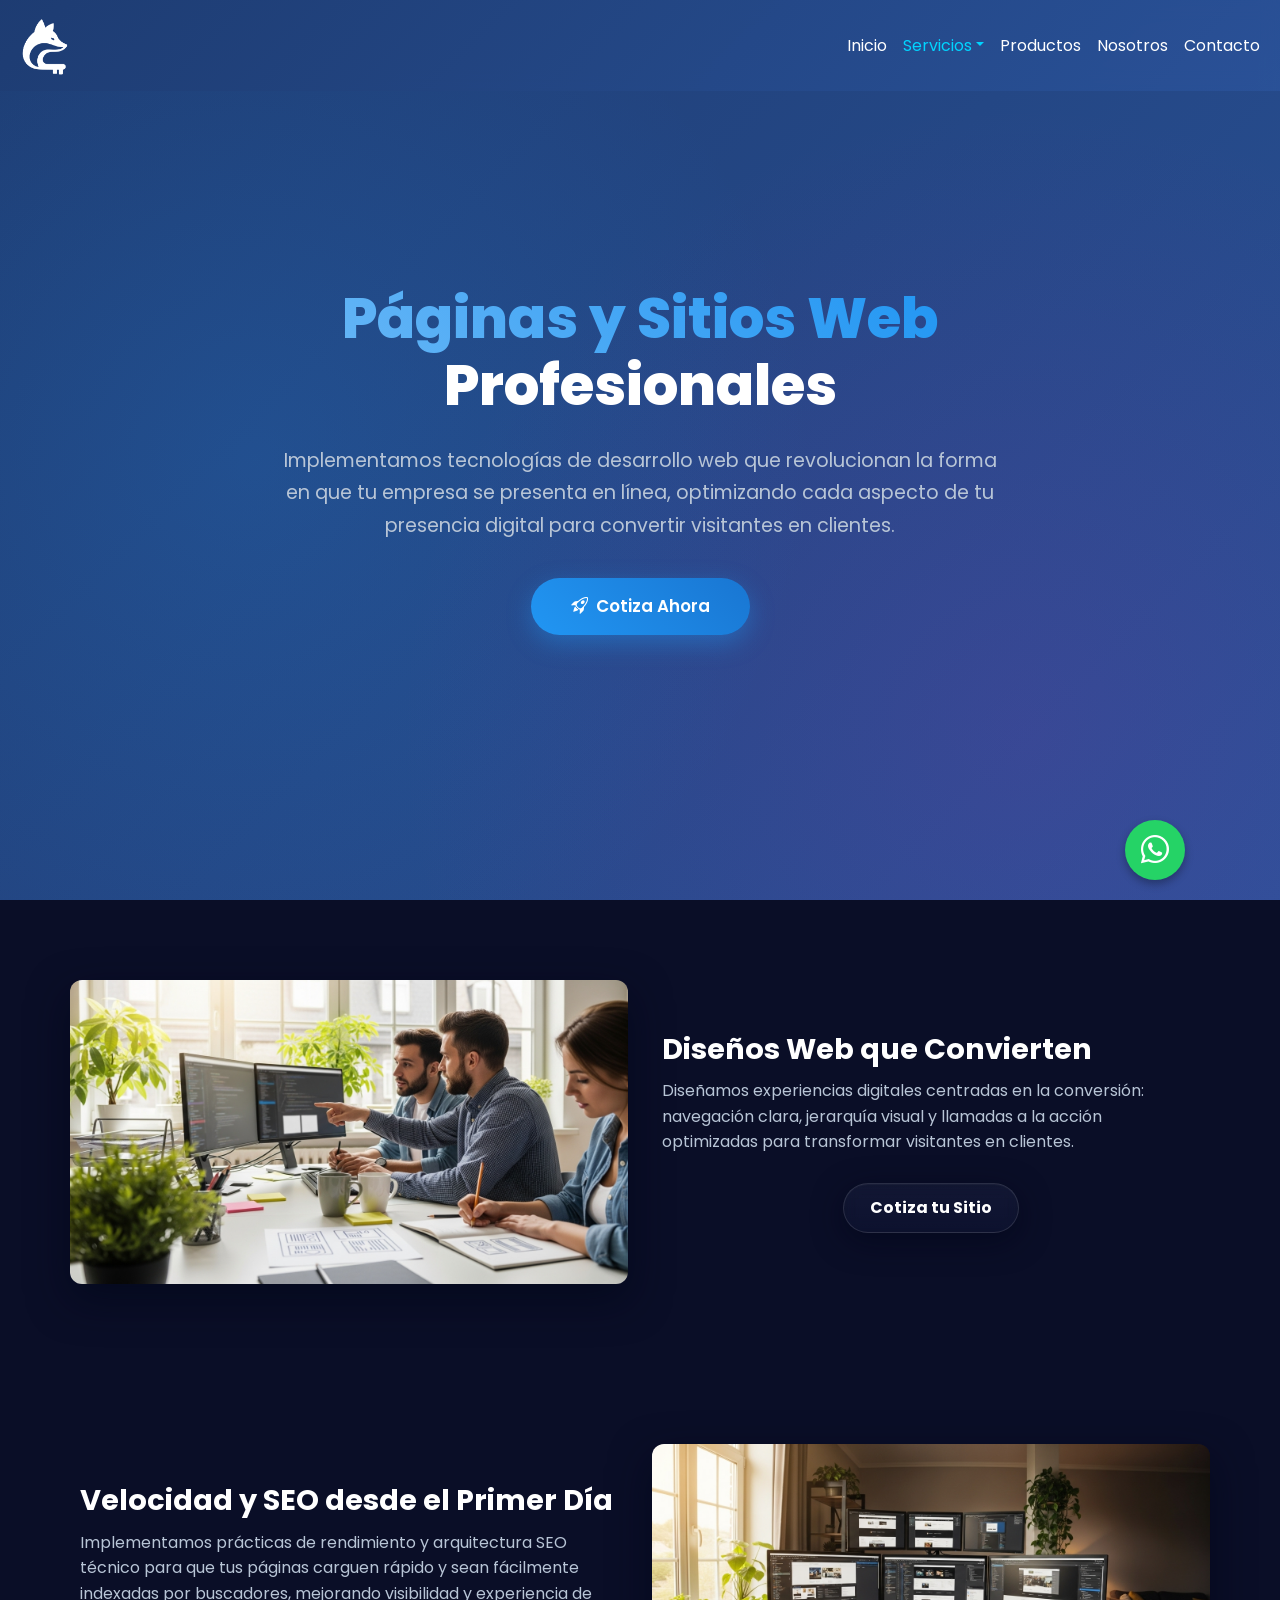
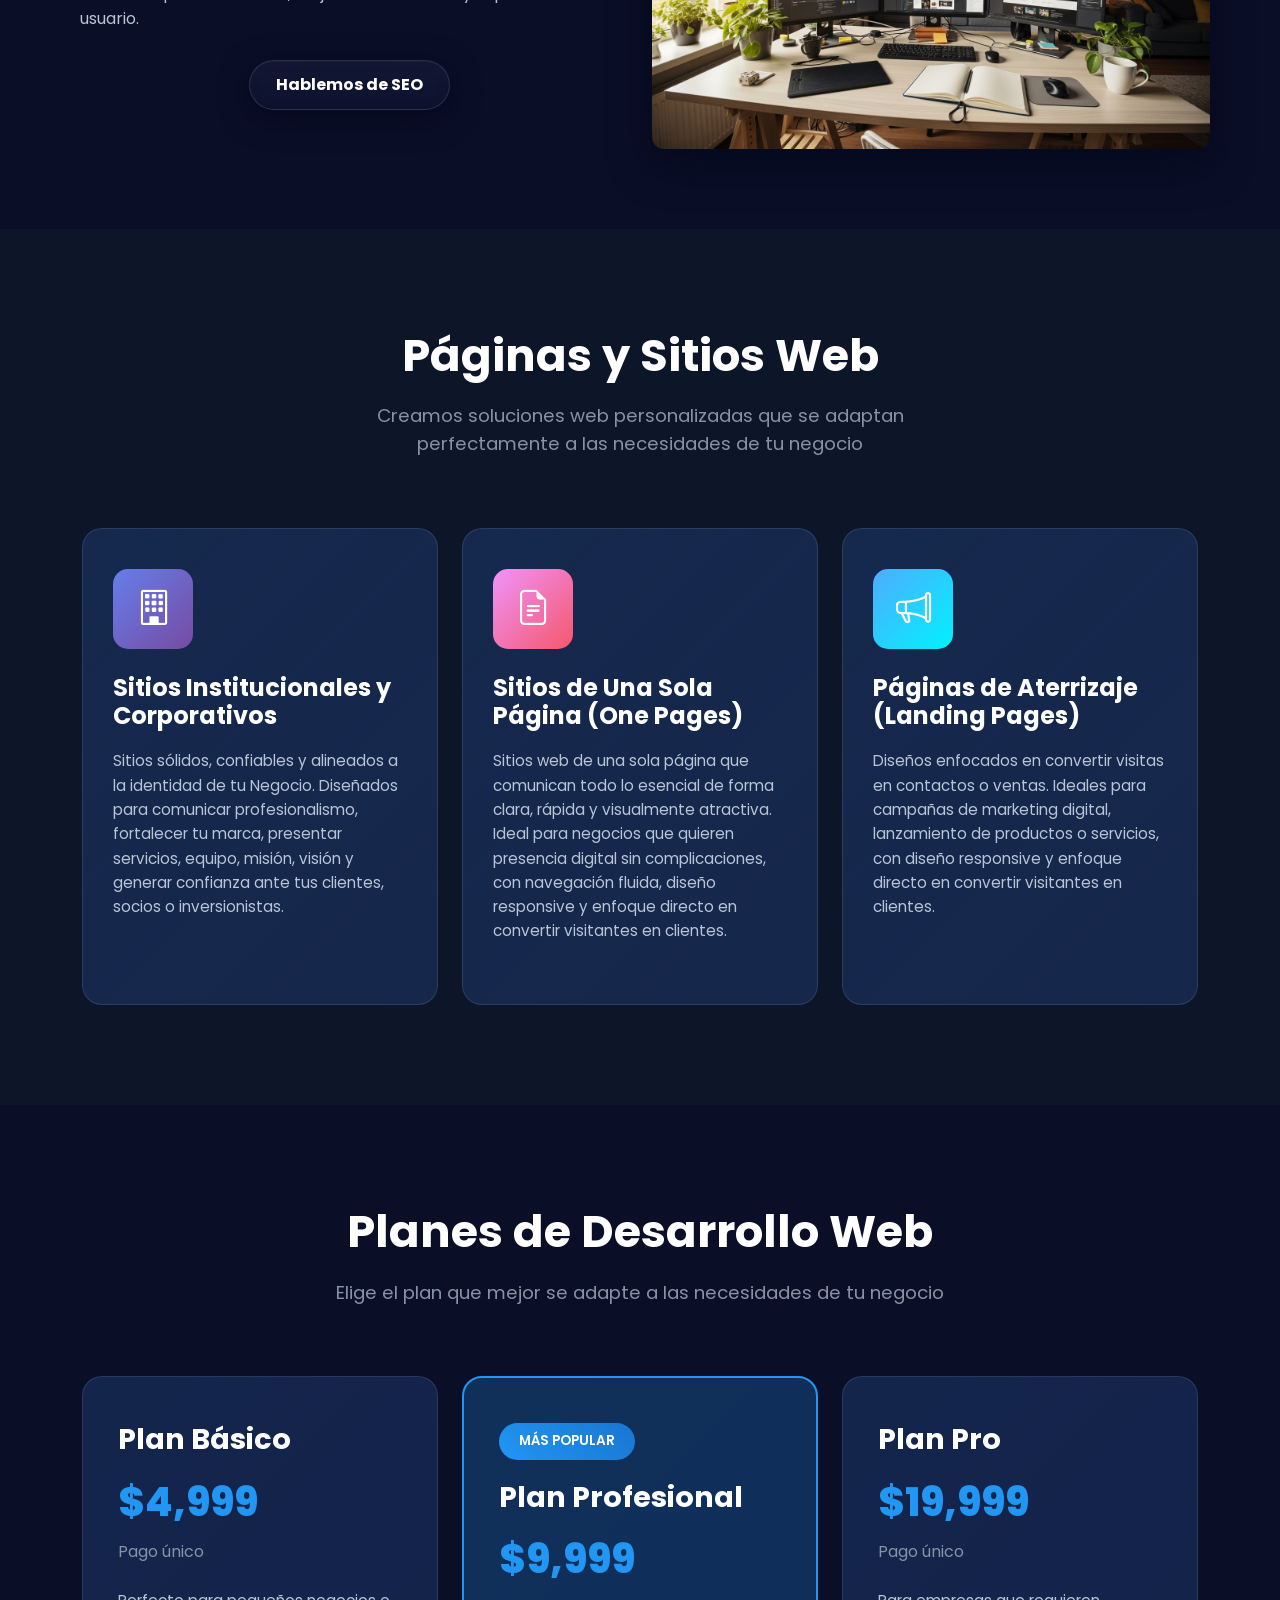
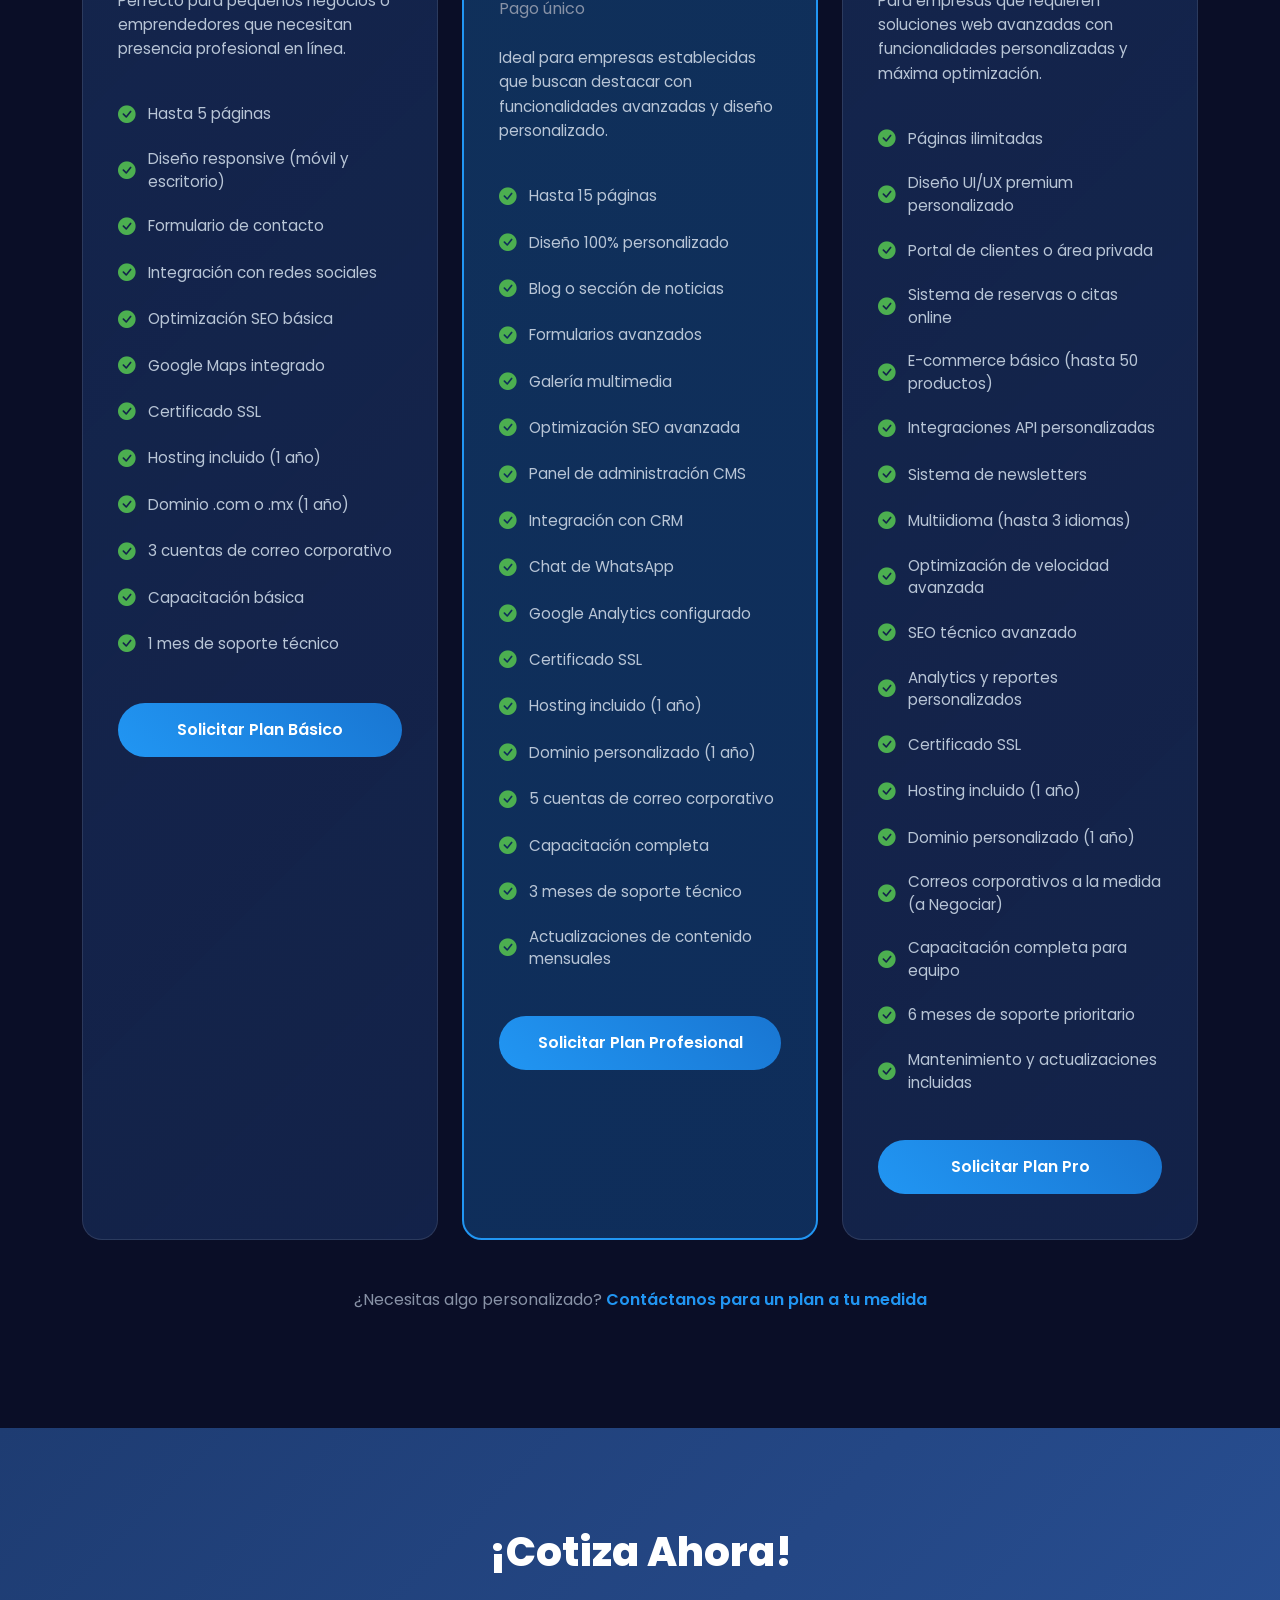
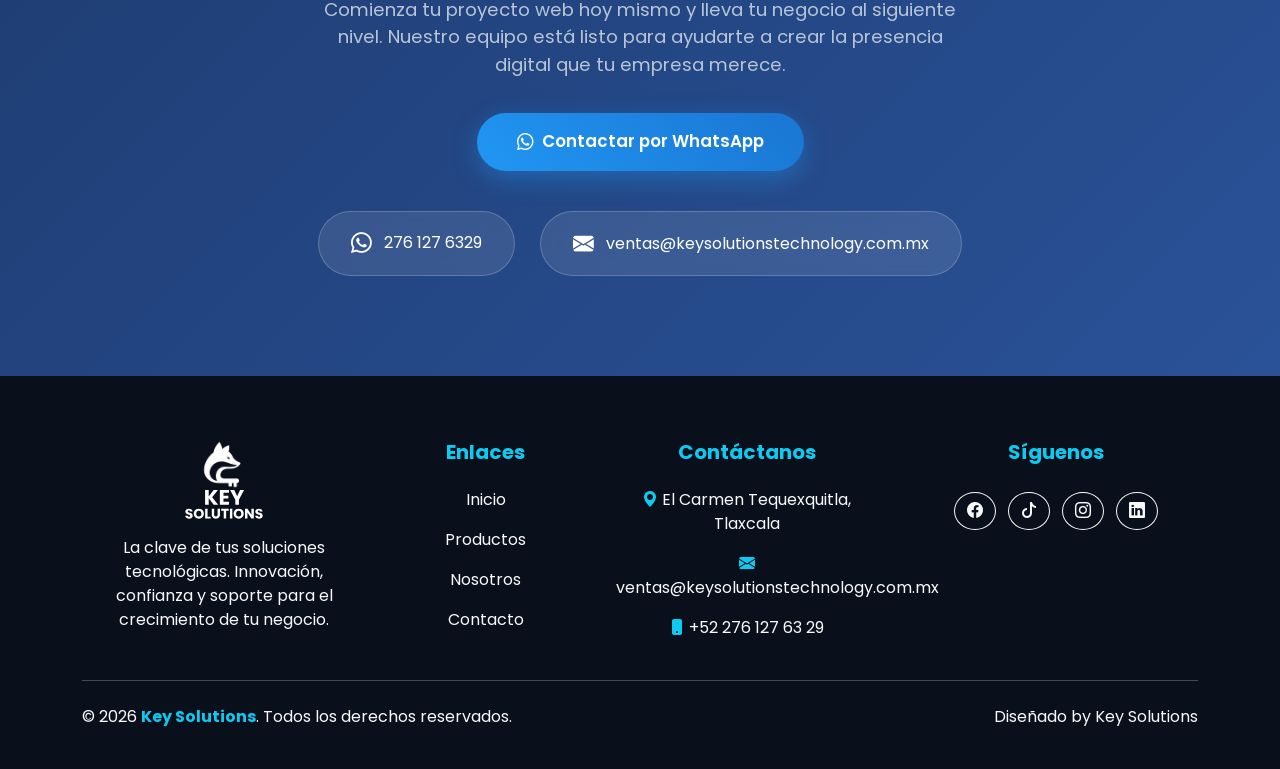
<file: assets/pages/Services/SitiosWeb.html>
<!DOCTYPE html>
<html lang="en">

<head>
    <meta charset="UTF-8">
    <meta name="viewport" content="width=device-width, initial-scale=1.0">
    <title>Páginas y Sitios Web</title>
    <!-- Favicon en PNG (opcional, mejor calidad) -->
    <link rel="icon" href="../../img/faticon.png" type="image/svg+xml">
    <!-- Bootstrap CSS -->
    <link rel="stylesheet" href="../../css/bootstrap.min.css">

    <!-- Tus estilos personalizados -->
    <link rel="stylesheet" href="../../css/style.css">

    <!-- Bootstrap Icons -->
    <link rel="stylesheet" href="https://cdn.jsdelivr.net/npm/bootstrap-icons@1.11.3/font/bootstrap-icons.css">
    <link href="https://fonts.googleapis.com/css2?family=Poppins:wght@300;400;600;700;800&display=swap"
        rel="stylesheet">
    <style>
        * {
            margin: 0;
            padding: 0;
            box-sizing: border-box;
        }

        body {
            font-family: 'Poppins', sans-serif;
            background: #0a0e27;
            color: #ffffff;
            overflow-x: hidden;
        }

        /* Hero Section */
        .hero-section {
            min-height: 100vh;
            background: linear-gradient(135deg, #1e3c72 0%, #2a5298 100%);
            display: flex;
            align-items: center;
            padding: 100px 0 80px;
            position: relative;
            overflow: hidden;
        }

        .hero-section::before {
            content: '';
            position: absolute;
            width: 100%;
            height: 100%;
            background:
                radial-gradient(circle at 20% 50%, rgba(33, 150, 243, 0.15) 0%, transparent 50%),
                radial-gradient(circle at 80% 80%, rgba(156, 39, 176, 0.15) 0%, transparent 50%);
        }

        .hero-content {
            position: relative;
            z-index: 2;
        }

        .hero-title {
            font-size: 3.5rem;
            font-weight: 800;
            margin-bottom: 25px;
            line-height: 1.2;
            color: #ffffff;
        }

        .hero-title .highlight {
            background: linear-gradient(45deg, #64b5f6, #2196F3);
            -webkit-background-clip: text;
            -webkit-text-fill-color: transparent;
            background-clip: text;
        }

        .hero-subtitle {
            font-size: 1.2rem;
            color: #b8c5d6;
            margin-bottom: 35px;
            line-height: 1.7;
        }

        .hero-btn {
            display: inline-block;
            padding: 16px 40px;
            background: linear-gradient(45deg, #2196F3, #1976D2);
            color: white;
            text-decoration: none;
            border-radius: 50px;
            font-weight: 600;
            font-size: 1.05rem;
            transition: all 0.3s ease;
            box-shadow: 0 8px 25px rgba(33, 150, 243, 0.4);
        }

        .hero-btn:hover {
            transform: translateY(-3px);
            box-shadow: 0 12px 35px rgba(33, 150, 243, 0.6);
            color: white;
        }

        /* Services Section */
        .services-section {
            padding: 100px 0;
            background: #0d1529;
        }

        .section-header {
            text-align: center;
            margin-bottom: 70px;
        }

        .section-title {
            font-size: 2.8rem;
            font-weight: 700;
            margin-bottom: 20px;
            color: #ffffff;
        }

        .section-subtitle {
            font-size: 1.15rem;
            color: #8892a6;
            max-width: 650px;
            margin: 0 auto;
        }

        .service-card {
            background: linear-gradient(135deg, rgba(30, 60, 114, 0.5) 0%, rgba(42, 82, 152, 0.3) 100%);
            border-radius: 20px;
            padding: 40px 30px;
            height: 100%;
            border: 1px solid rgba(255, 255, 255, 0.1);
            transition: all 0.4s ease;
        }

        .service-card:hover {
            transform: translateY(-10px);
            border-color: rgba(33, 150, 243, 0.5);
            box-shadow: 0 20px 50px rgba(33, 150, 243, 0.3);
        }

        .service-icon-wrapper {
            margin-bottom: 25px;
        }

        .service-icon {
            width: 80px;
            height: 80px;
            border-radius: 15px;
            display: inline-flex;
            align-items: center;
            justify-content: center;
            font-size: 2.2rem;
        }

        .icon-gradient-1 {
            background: linear-gradient(135deg, #667eea 0%, #764ba2 100%);
        }

        .icon-gradient-2 {
            background: linear-gradient(135deg, #f093fb 0%, #f5576c 100%);
        }

        .icon-gradient-3 {
            background: linear-gradient(135deg, #4facfe 0%, #00f2fe 100%);
        }

        .service-title {
            font-size: 1.5rem;
            font-weight: 700;
            margin-bottom: 18px;
            color: #ffffff;
        }

        .service-description {
            color: #b8c5d6;
            margin-bottom: 20px;
            line-height: 1.6;
            font-size: 0.95rem;
        }

        /* Pricing Section */
        .pricing-section {
            padding: 100px 0;
            background: #0a0e27;
        }

        .pricing-card {
            background: linear-gradient(135deg, rgba(30, 60, 114, 0.5) 0%, rgba(42, 82, 152, 0.3) 100%);
            border-radius: 20px;
            padding: 45px 35px;
            border: 1px solid rgba(255, 255, 255, 0.1);
            transition: all 0.4s ease;
            height: 100%;
        }

        .pricing-card:hover {
            transform: translateY(-10px);
            border-color: rgba(33, 150, 243, 0.5);
            box-shadow: 0 20px 50px rgba(33, 150, 243, 0.3);
        }

        .pricing-card.featured {
            border: 2px solid #2196F3;
            background: linear-gradient(135deg, rgba(33, 150, 243, 0.25) 0%, rgba(25, 118, 210, 0.3) 100%);
            position: relative;
        }

        .pricing-badge {
            display: inline-block;
            background: linear-gradient(45deg, #2196F3, #1976D2);
            color: white;
            padding: 8px 20px;
            border-radius: 50px;
            font-size: 0.85rem;
            font-weight: 600;
            margin-bottom: 20px;
            text-transform: uppercase;
        }

        .pricing-plan-name {
            font-size: 1.8rem;
            font-weight: 700;
            margin-bottom: 15px;
            color: #ffffff;
        }

        .pricing-price {
            font-size: 2.5rem;
            font-weight: 800;
            color: #2196F3;
            margin-bottom: 8px;
        }

        .pricing-period {
            font-size: 1rem;
            color: #8892a6;
            margin-bottom: 25px;
            display: block;
        }

        .pricing-description {
            color: #b8c5d6;
            margin-bottom: 30px;
            line-height: 1.6;
            font-size: 0.95rem;
        }

        .pricing-features {
            list-style: none;
            padding: 0;
            margin-bottom: 35px;
        }

        .pricing-features li {
            padding: 10px 0;
            color: #b8c5d6;
            display: flex;
            align-items: center;
            font-size: 0.95rem;
        }

        .pricing-features li i {
            color: #4CAF50;
            margin-right: 12px;
            font-size: 1.1rem;
            flex-shrink: 0;
        }

        .pricing-btn {
            width: 100%;
            padding: 15px;
            background: linear-gradient(45deg, #2196F3, #1976D2);
            color: white;
            text-decoration: none;
            border-radius: 50px;
            font-weight: 600;
            display: inline-block;
            text-align: center;
            transition: all 0.3s ease;
            border: none;
        }

        .pricing-btn:hover {
            transform: translateY(-3px);
            box-shadow: 0 10px 30px rgba(33, 150, 243, 0.5);
            color: white;
        }

        /* CTA Section */
        .cta-section {
            padding: 100px 0;
            background: linear-gradient(135deg, #1e3c72 0%, #2a5298 100%);
            text-align: center;
        }

        .cta-title {
            font-size: 2.5rem;
            font-weight: 800;
            margin-bottom: 20px;
            color: #ffffff;
        }

        .cta-text {
            font-size: 1.15rem;
            color: #b8c5d6;
            margin-bottom: 35px;
            max-width: 650px;
            margin-left: auto;
            margin-right: auto;
        }

        .contact-info {
            display: flex;
            justify-content: center;
            gap: 25px;
            margin-top: 40px;
            flex-wrap: wrap;
        }

        .contact-btn {
            display: inline-flex;
            align-items: center;
            gap: 12px;
            padding: 16px 32px;
            background: rgba(255, 255, 255, 0.1);
            border: 1px solid rgba(255, 255, 255, 0.2);
            border-radius: 50px;
            color: #ffffff;
            text-decoration: none;
            transition: all 0.3s ease;
            backdrop-filter: blur(10px);
            font-size: 1rem;
        }

        .contact-btn:hover {
            background: rgba(33, 150, 243, 0.3);
            border-color: rgba(33, 150, 243, 0.5);
            transform: translateY(-3px);
            color: #ffffff;
        }

        .contact-btn i {
            font-size: 1.3rem;
        }

        /* Responsive */
        @media (max-width: 992px) {
            .hero-title {
                font-size: 2.8rem;
            }
        }

        @media (max-width: 768px) {
            .hero-title {
                font-size: 2.2rem;
            }

            .hero-subtitle {
                font-size: 1.05rem;
            }

            .section-title {
                font-size: 2rem;
            }

            .cta-title {
                font-size: 2rem;
            }
        }

        /* Animations */
        .fade-up {
            opacity: 0;
            transform: translateY(30px);
            transition: all 0.8s ease;
        }

        .fade-up.visible {
            opacity: 1;
            transform: translateY(0);
        }

        /* Feature pairs (image + text) */
        .feature-pair {
            padding: 80px 0;
            background: transparent;
        }

        .feature-image {
            display: flex;
            align-items: center;
            justify-content: center;
        }

        .feature-image img {
            width: 100%;
            max-height: 360px;
            object-fit: contain;
            border-radius: 12px;
            box-shadow: 0 15px 40px rgba(2, 6, 23, 0.6);
            background: linear-gradient(180deg, rgba(255, 255, 255, 0.02), rgba(0, 0, 0, 0.04));
        }

        .feature-body {
            display: flex;
            flex-direction: column;
            justify-content: center;
            padding: 10px 22px;
        }

        .feature-title {
            font-size: 1.8rem;
            font-weight: 700;
            color: #ffffff;
            margin-bottom: 12px;
        }

        .feature-text {
            color: #b8c5d6;
            line-height: 1.6;
            margin-bottom: 18px;
            font-size: 1rem;
        }

        .feature-cta {
            display: block;
            /* make margin auto centerable */
            max-width: 320px;
            width: auto;
            padding: 12px 26px;
            margin: 10px auto 0;
            /* center horizontally */
            color: #fff;
            text-decoration: none;
            font-weight: 700;
            border-radius: 999px;
            position: relative;
            overflow: hidden;
            background: linear-gradient(180deg, rgba(255, 255, 255, 0.04), rgba(255, 255, 255, 0.02));
            border: 1px solid rgba(255, 255, 255, 0.12);
            box-shadow: 0 8px 30px rgba(2, 6, 23, 0.55), inset 0 1px 0 rgba(255, 255, 255, 0.03);
            backdrop-filter: blur(8px) saturate(120%);
            -webkit-backdrop-filter: blur(8px) saturate(120%);
            text-align: center;
            transition: transform 240ms cubic-bezier(.2, .9, .2, 1), box-shadow 240ms ease, background 240ms ease;
        }

        /* sheen effect */
        .feature-cta::after {
            content: '';
            position: absolute;
            left: -60%;
            top: -10%;
            width: 40%;
            height: 120%;
            background: linear-gradient(120deg, rgba(255, 255, 255, 0.2), rgba(255, 255, 255, 0.02));
            transform: rotate(18deg);
            transition: left 450ms ease;
            pointer-events: none;
        }

        .feature-cta:hover,
        .feature-cta:focus {
            transform: translateY(-4px) scale(1.02);
            box-shadow: 0 18px 50px rgba(2, 6, 23, 0.6), inset 0 1px 0 rgba(255, 255, 255, 0.03);
            background: linear-gradient(180deg, rgba(33, 150, 243, 0.12), rgba(25, 118, 210, 0.08));
        }

        .feature-cta:hover::after,
        .feature-cta:focus::after {
            left: 120%;
        }

        .feature-cta:focus {
            outline: 3px solid rgba(33, 150, 243, 0.14);
            outline-offset: 4px;
        }

        @media (max-width: 768px) {
            .feature-pair {
                padding: 40px 0;
            }

            .feature-image img {
                max-height: 240px;
            }

            .feature-title {
                font-size: 1.4rem;
            }
        }
    </style>
</head>

<body>
    <nav class="navbar navbar-expand-lg  navbar-dark bg-transparent fixed-top">
        <div class="container-fluid">
            <!-- LOGO -->
            <a class="navbar-brand" href="../../../index.html">
                <img src="../../img/icono.svg" alt="Icono Key Solutions" height="65">
            </a>

            <!-- Botón hamburguesa -->
            <button class="navbar-toggler" type="button" data-bs-toggle="collapse"
                data-bs-target="#navbarSupportedContent" aria-controls="navbarSupportedContent" aria-expanded="false"
                aria-label="Toggle navigation">
                <span class="navbar-toggler-icon"></span>
            </button>

            <!-- Menú -->
            <div class="collapse navbar-collapse" id="navbarSupportedContent">
                <ul class="navbar-nav ms-auto mb-2 mb-lg-0">
                    <li class="nav-item"><a class="nav-link" href="../../../index.html">Inicio</a></li>
                    <li class="nav-item dropdown">
                        <a class="nav-link dropdown-toggle active" href="#" role="button" data-bs-toggle="dropdown"
                            aria-expanded="false">Servicios</a>
                        <ul class="dropdown-menu">
                            <li><a class="dropdown-item" href="ConsultoriaTecnologica.html">Consultoría
                                    Tecnológica</a></li>
                            <li>
                                <hr class="dropdown-divider">
                            </li>
                            <li><a class="dropdown-item" href="DesarrolloSoftware.html">Desarrollo
                                    de
                                    Software</a></li>
                            <li>
                                <hr class="dropdown-divider">
                            </li>
                            <li><a class="dropdown-item" href="AutomatizacionConIA.html">Automatización
                                    de
                                    Procesos
                                    con
                                    IA</a></li>
                            <li>
                                <hr class="dropdown-divider">
                            </li>
                            <li><a class="dropdown-item active" href="#">Páginas
                                    y
                                    Sitios
                                    Web</a></li>
                            <li>
                                <hr class="dropdown-divider">
                            </li>
                            <li><a class="dropdown-item" href="RecuperacionDatos.html">Recuperación
                                    de
                                    datos</a>
                            </li>
                            <li>
                                <hr class="dropdown-divider">
                            </li>
                            <li><a class="dropdown-item" href="SoporteTecnicoRemoto.html">Soporte
                                    Técnico Remoto</a></li>
                            <li>
                                <hr class="dropdown-divider">
                            </li>
                            <li><a class="dropdown-item" href="MantenimientoPreventivoCorrectivo.html">Mantenimiento
                                    Preventivo
                                    y
                                    Correctivo</a></li>
                            <li>
                                <hr class="dropdown-divider">
                            </li>
                            <li><a class="dropdown-item" href="InfraestructuraRed.html">Infraestructura
                                    de
                                    Red</a>
                            </li>
                            <li>
                                <hr class="dropdown-divider">
                            </li>
                            <li><a class="dropdown-item" href="InstalacionCamarasVideovigilancia.html">Instalación
                                    de
                                    Cámaras
                                    de
                                    Videovigilancia</a></li>
                        </ul>
                    </li>
                    <li class="nav-item"><a class="nav-link" href="../Productos.html">Productos</a>
                    </li>
                    <li class="nav-item"><a class="nav-link" href="../Nosotros.html">Nosotros</a></li>
                    <li class="nav-item"><a class="nav-link " href="../Contacto.html">Contacto</a></li>
                </ul>
            </div>
        </div>
    </nav>
    <!-- Hero Section -->
    <section class="hero-section">
        <div class="container">
            <div class="row align-items-center">
                <div class="col-lg-8 mx-auto text-center">
                    <div class="hero-content">
                        <h1 class="hero-title">
                            <span class="highlight">Páginas y Sitios Web</span> Profesionales
                        </h1>
                        <p class="hero-subtitle">
                            Implementamos tecnologías de desarrollo web que revolucionan la forma en que tu
                            empresa se presenta en línea, optimizando cada aspecto de tu presencia digital
                            para convertir visitantes en clientes.
                        </p>
                        <a href="../Contacto.html" class="hero-btn">
                            <i class="bi bi-rocket-takeoff me-2"></i>Cotiza Ahora
                        </a>
                    </div>
                </div>
            </div>
        </div>
    </section>

    <!-- Feature Pair: Image Left / Text Right -->
    <section class="feature-pair container">
        <div class="row align-items-center">
            <div class="col-lg-6 feature-image fade-up">
                <img src="../../img/Pagina-1.png" alt="Diseño de sitio web moderno" loading="lazy">
            </div>
            <div class="col-lg-6 feature-body fade-up">
                <h3 class="feature-title">Diseños Web que Convierten</h3>
                <p class="feature-text">Diseñamos experiencias digitales centradas en la conversión: navegación clara,
                    jerarquía visual y llamadas a la acción optimizadas para transformar visitantes en clientes.</p>
                <a href="../Contacto.html" class="feature-cta">Cotiza tu Sitio</a>
            </div>
        </div>
    </section>

    <!-- Feature Pair: Text Left / Image Right -->
    <section class="feature-pair container">
        <div class="row align-items-center">
            <div class="col-lg-6 feature-body fade-up">
                <h3 class="feature-title">Velocidad y SEO desde el Primer Día</h3>
                <p class="feature-text">Implementamos prácticas de rendimiento y arquitectura SEO técnico para que tus
                    páginas carguen rápido y sean fácilmente indexadas por buscadores, mejorando visibilidad y
                    experiencia de usuario.</p>
                <a href="#contacto" class="feature-cta">Hablemos de SEO</a>
            </div>
            <div class="col-lg-6 feature-image fade-up">
                <img src="../../img/Pagina-2.png" alt="Optimización y velocidad web" loading="lazy">
            </div>
        </div>
    </section>

    <!-- Services Section -->
    <section class="services-section">
        <div class="container">
            <div class="section-header fade-up">
                <h2 class="section-title">Páginas y Sitios Web</h2>
                <p class="section-subtitle">
                    Creamos soluciones web personalizadas que se adaptan perfectamente a las necesidades de tu negocio
                </p>
            </div>

            <div class="row g-4">
                <!-- Sitios Institucionales y Corporativos -->
                <div class="col-lg-4 col-md-6 fade-up">
                    <div class="service-card">
                        <div class="service-icon-wrapper">
                            <div class="service-icon icon-gradient-1">
                                <i class="bi bi-building"></i>
                            </div>
                        </div>
                        <h3 class="service-title">Sitios Institucionales y Corporativos</h3>
                        <p class="service-description">
                            Sitios sólidos, confiables y alineados a la identidad de tu Negocio.
                            Diseñados para comunicar profesionalismo, fortalecer tu marca, presentar
                            servicios, equipo, misión, visión y generar confianza ante tus clientes,
                            socios o inversionistas.
                        </p>
                    </div>
                </div>

                <!-- Sitios de Una Sola Página -->
                <div class="col-lg-4 col-md-6 fade-up">
                    <div class="service-card">
                        <div class="service-icon-wrapper">
                            <div class="service-icon icon-gradient-2">
                                <i class="bi bi-file-earmark-text"></i>
                            </div>
                        </div>
                        <h3 class="service-title">Sitios de Una Sola Página (One Pages)</h3>
                        <p class="service-description">
                            Sitios web de una sola página que comunican todo lo esencial de forma
                            clara, rápida y visualmente atractiva. Ideal para negocios que quieren
                            presencia digital sin complicaciones, con navegación fluida, diseño
                            responsive y enfoque directo en convertir visitantes en clientes.
                        </p>
                    </div>
                </div>

                <!-- Páginas de Aterrizaje -->
                <div class="col-lg-4 col-md-6 fade-up">
                    <div class="service-card">
                        <div class="service-icon-wrapper">
                            <div class="service-icon icon-gradient-3">
                                <i class="bi bi-megaphone"></i>
                            </div>
                        </div>
                        <h3 class="service-title">Páginas de Aterrizaje (Landing Pages)</h3>
                        <p class="service-description">
                            Diseños enfocados en convertir visitas en contactos o ventas. Ideales
                            para campañas de marketing digital, lanzamiento de productos o servicios,
                            con diseño responsive y enfoque directo en convertir visitantes en clientes.
                        </p>
                    </div>
                </div>
            </div>
        </div>
    </section>

    <!-- Pricing Section -->
    <section class="pricing-section">
        <div class="container">
            <div class="section-header fade-up">
                <h2 class="section-title">Planes de Desarrollo Web</h2>
                <p class="section-subtitle">
                    Elige el plan que mejor se adapte a las necesidades de tu negocio
                </p>
            </div>

            <div class="row g-4">
                <!-- Plan Básico -->
                <div class="col-lg-4 col-md-6 fade-up">
                    <div class="pricing-card">
                        <h3 class="pricing-plan-name">Plan Básico</h3>
                        <div class="pricing-price">$4,999</div>
                        <span class="pricing-period">Pago único</span>
                        <p class="pricing-description">
                            Perfecto para pequeños negocios o emprendedores que necesitan
                            presencia profesional en línea.
                        </p>
                        <ul class="pricing-features">
                            <li><i class="bi bi-check-circle-fill"></i> Hasta 5 páginas</li>
                            <li><i class="bi bi-check-circle-fill"></i> Diseño responsive (móvil y escritorio)</li>
                            <li><i class="bi bi-check-circle-fill"></i> Formulario de contacto</li>
                            <li><i class="bi bi-check-circle-fill"></i> Integración con redes sociales</li>
                            <li><i class="bi bi-check-circle-fill"></i> Optimización SEO básica</li>
                            <li><i class="bi bi-check-circle-fill"></i> Google Maps integrado</li>
                            <li><i class="bi bi-check-circle-fill"></i> Certificado SSL</li>
                            <li><i class="bi bi-check-circle-fill"></i> Hosting incluido (1 año)</li>
                            <li><i class="bi bi-check-circle-fill"></i> Dominio .com o .mx (1 año)</li>
                            <li><i class="bi bi-check-circle-fill"></i> 3 cuentas de correo corporativo</li>
                            <li><i class="bi bi-check-circle-fill"></i> Capacitación básica</li>
                            <li><i class="bi bi-check-circle-fill"></i> 1 mes de soporte técnico</li>
                        </ul>
                        <a href="../Contacto.html" class="pricing-btn">Solicitar Plan Básico</a>
                    </div>
                </div>

                <!-- Plan Profesional -->
                <div class="col-lg-4 col-md-6 fade-up">
                    <div class="pricing-card featured">
                        <span class="pricing-badge">Más Popular</span>
                        <h3 class="pricing-plan-name">Plan Profesional</h3>
                        <div class="pricing-price">$9,999</div>
                        <span class="pricing-period">Pago único</span>
                        <p class="pricing-description">
                            Ideal para empresas establecidas que buscan destacar con
                            funcionalidades avanzadas y diseño personalizado.
                        </p>
                        <ul class="pricing-features">
                            <li><i class="bi bi-check-circle-fill"></i> Hasta 15 páginas</li>
                            <li><i class="bi bi-check-circle-fill"></i> Diseño 100% personalizado</li>
                            <li><i class="bi bi-check-circle-fill"></i> Blog o sección de noticias</li>
                            <li><i class="bi bi-check-circle-fill"></i> Formularios avanzados</li>
                            <li><i class="bi bi-check-circle-fill"></i> Galería multimedia</li>
                            <li><i class="bi bi-check-circle-fill"></i> Optimización SEO avanzada</li>
                            <li><i class="bi bi-check-circle-fill"></i> Panel de administración CMS</li>
                            <li><i class="bi bi-check-circle-fill"></i> Integración con CRM</li>
                            <li><i class="bi bi-check-circle-fill"></i> Chat de WhatsApp</li>
                            <li><i class="bi bi-check-circle-fill"></i> Google Analytics configurado</li>
                            <li><i class="bi bi-check-circle-fill"></i> Certificado SSL</li>
                            <li><i class="bi bi-check-circle-fill"></i> Hosting incluido (1 año)</li>
                            <li><i class="bi bi-check-circle-fill"></i> Dominio personalizado (1 año)</li>
                            <li><i class="bi bi-check-circle-fill"></i> 5 cuentas de correo corporativo</li>
                            <li><i class="bi bi-check-circle-fill"></i> Capacitación completa</li>
                            <li><i class="bi bi-check-circle-fill"></i> 3 meses de soporte técnico</li>
                            <li><i class="bi bi-check-circle-fill"></i> Actualizaciones de contenido mensuales</li>
                        </ul>
                        <a href="../Contacto.html" class="pricing-btn">Solicitar Plan Profesional</a>
                    </div>
                </div>

                <!-- Plan Pro -->
                <div class="col-lg-4 col-md-6 fade-up">
                    <div class="pricing-card">
                        <h3 class="pricing-plan-name">Plan Pro</h3>
                        <div class="pricing-price">$19,999</div>
                        <span class="pricing-period">Pago único</span>
                        <p class="pricing-description">
                            Para empresas que requieren soluciones web avanzadas con
                            funcionalidades personalizadas y máxima optimización.
                        </p>
                        <ul class="pricing-features">
                            <li><i class="bi bi-check-circle-fill"></i> Páginas ilimitadas</li>
                            <li><i class="bi bi-check-circle-fill"></i> Diseño UI/UX premium personalizado</li>
                            <li><i class="bi bi-check-circle-fill"></i> Portal de clientes o área privada</li>
                            <li><i class="bi bi-check-circle-fill"></i> Sistema de reservas o citas online</li>
                            <li><i class="bi bi-check-circle-fill"></i> E-commerce básico (hasta 50 productos)</li>
                            <li><i class="bi bi-check-circle-fill"></i> Integraciones API personalizadas</li>
                            <li><i class="bi bi-check-circle-fill"></i> Sistema de newsletters</li>
                            <li><i class="bi bi-check-circle-fill"></i> Multiidioma (hasta 3 idiomas)</li>
                            <li><i class="bi bi-check-circle-fill"></i> Optimización de velocidad avanzada</li>
                            <li><i class="bi bi-check-circle-fill"></i> SEO técnico avanzado</li>
                            <li><i class="bi bi-check-circle-fill"></i> Analytics y reportes personalizados</li>
                            <li><i class="bi bi-check-circle-fill"></i> Certificado SSL</li>
                            <li><i class="bi bi-check-circle-fill"></i> Hosting incluido (1 año)</li>
                            <li><i class="bi bi-check-circle-fill"></i> Dominio personalizado (1 año)</li>
                            <li><i class="bi bi-check-circle-fill"></i> Correos corporativos a la medida (a Negociar)
                            </li>
                            <li><i class="bi bi-check-circle-fill"></i> Capacitación completa para equipo</li>
                            <li><i class="bi bi-check-circle-fill"></i> 6 meses de soporte prioritario</li>
                            <li><i class="bi bi-check-circle-fill"></i> Mantenimiento y actualizaciones incluidas</li>
                        </ul>
                        <a href="../Contacto.html" class="pricing-btn">Solicitar Plan Pro</a>
                    </div>
                </div>
            </div>

            <div class="text-center mt-5 fade-up">
                <p style="color: #8892a6; font-size: 1rem;">
                    ¿Necesitas algo personalizado?
                    <a href="#contacto" style="color: #2196F3; text-decoration: none; font-weight: 600;">
                        Contáctanos para un plan a tu medida
                    </a>
                </p>
            </div>
        </div>
    </section>

    <!-- CTA Section -->
    <section class="cta-section" id="contacto">
        <div class="container">
            <div class="fade-up">
                <h2 class="cta-title">¡Cotiza Ahora!</h2>
                <p class="cta-text">
                    Comienza tu proyecto web hoy mismo y lleva tu negocio al siguiente nivel.
                    Nuestro equipo está listo para ayudarte a crear la presencia digital que tu empresa merece.
                </p>
                <a href="https://wa.me/5212761276329" class="hero-btn" target="_blank">
                    <i class="bi bi-whatsapp me-2"></i>Contactar por WhatsApp
                </a>

                <div class="contact-info">
                    <a href="tel:+522761276329" class="contact-btn" target="_blank">
                        <i class="bi bi-whatsapp"></i>
                        <span>276 127 6329</span>
                    </a>
                    <a href="mailto:ventas@keysolutionstechnology.com.mx" class="contact-btn">
                        <i class="bi bi-envelope-fill"></i>
                        <span>ventas@keysolutionstechnology.com.mx</span>
                    </a>
                </div>
            </div>
        </div>
    </section>
    <!-- FOOTER -->
    <footer class="text-light pt-5 pb-4" style="background-color: #0a0f1c;">
        <div class="container text-md-left">
            <div class="row text-md-left">

                <!-- Logo y descripción -->
                <div class="col-md-3 col-lg-3 col-xl-3 mx-auto mt-3">
                    <a class="navbar-brand" href="../../../index.html">
                        <img src="../../img/logotipo.svg" alt="Key Solutions" height="80">
                    </a>
                    <p class="mt-3">
                        La clave de tus soluciones tecnológicas.
                        Innovación, confianza y soporte para el crecimiento
                        de tu negocio.
                    </p>
                </div>

                <!-- Enlaces rápidos -->
                <div class="col-md-2 col-lg-2 col-xl-2 mx-auto mt-3">
                    <h5 class="mb-4 fw-bold text-info">Enlaces</h5>
                    <p><a href="../../../index.html" class="text-light text-decoration-none">Inicio</a></p>
                    <p><a href="../Productos.html" class="text-light text-decoration-none">Productos</a></p>
                    <p><a href="../Nosotros.html" class="text-light text-decoration-none">Nosotros</a></p>
                    <p><a href=".../Contacto.html" class="text-light text-decoration-none">Contacto</a></p>
                </div>

                <!-- Contacto -->
                <div class="col-md-4 col-lg-3 col-xl-3 mx-auto mt-3">
                    <h5 class="mb-4 fw-bold text-info">Contáctanos</h5>
                    <p><i class="bi bi-geo-alt-fill text-info"></i> El
                        Carmen Tequexquitla, Tlaxcala</p>
                    <p><i class="bi bi-envelope-fill text-info"></i>
                        ventas@keysolutionstechnology.com.mx</p>
                    <p><i class="bi bi-phone-fill text-info"></i> +52 276
                        127 63 29</p>
                </div>

                <!-- Redes sociales -->
                <div class="col-md-3 col-lg-4 col-xl-3 mx-auto mt-3 text-center">
                    <h5 class="mb-4 fw-bold text-info">Síguenos</h5>
                    <a href="https://www.facebook.com/profile.php?id=100092268075207" target="_blank"
                        class="btn btn-outline-light btn-floating m-1" style="border-radius:50%;">
                        <i class="bi bi-facebook"></i>
                    </a>
                    <a href="https://www.tiktok.com/@key.solutions3?is_from_webapp=1&sender_device=pc"
                        class="btn btn-outline-light btn-floating m-1" style="border-radius:50%;" target="_blank">
                        <i class="bi bi-tiktok"></i>
                    </a>
                    <a href="https://www.instagram.com/keysolutionstechnology?igsh=dW5ubW1sank2ZGs="
                        class="btn btn-outline-light btn-floating m-1" style="border-radius:50%;" target="_blank">
                        <i class="bi bi-instagram"></i>
                    </a>
                    <a href="https://www.linkedin.com/in/key-solutions-technology-21973a388"
                        class="btn btn-outline-light btn-floating m-1" style="border-radius:50%;" target="_blank">
                        <i class="bi bi-linkedin"></i>
                    </a>
                </div>
            </div>

            <hr class="my-4 text-light">

            <!-- Derechos reservados -->
            <div class="row align-items-center">
                <div class="col-md-7 col-lg-8">
                    <p class="text-center text-md-start">
                        © 2026 <strong class="text-info">Key
                            Solutions</strong>. Todos los derechos
                        reservados.
                    </p>
                </div>
                <div class="col-md-5 col-lg-4 text-center text-md-end">
                    <p>Diseñado by Key Solutions</p>
                </div>
            </div>
        </div>
    </footer>
    <!-- Contenedor de botones flotantes -->
    <div class="floating-buttons">
        <!-- Botón WhatsApp -->
        <a href="https://wa.me/5212761276329?text=Hola!%20Quiero%20más%20información" target="_blank"
            class="btn-whatsapp">
            <i class="bi bi-whatsapp"></i>
        </a>
        <!-- Botón Subir Arriba -->
        <button id="btn-top" class="btn-top">
            <i class="bi bi-chevron-up"></i>
        </button>
    </div>
    <!-- Bootstrap Bundle con Popper -->
    <script src="../../js/bootstrap.bundle.min.js"></script>

</body>

</html>
<script>
    // BOTÓN SUBIR - robusto con contenedor flotante
    (function () {
        function initBtnBehavior() {
            const btnTop = document.getElementById("btn-top");
            if (!btnTop) return false;

            const SHOW_AT = 200; // px desde top para mostrar el botón

            const checkScroll = () => {
                const sc = window.scrollY || document.documentElement.scrollTop || document.body.scrollTop || 0;
                if (sc > SHOW_AT) {
                    btnTop.classList.add("show"); // añade clase para mostrar
                } else {
                    btnTop.classList.remove("show"); // oculta el botón
                }
            };

            // Estado inicial
            checkScroll();

            // Listeners
            window.addEventListener("scroll", checkScroll, { passive: true });
            window.addEventListener("resize", checkScroll);

            // Click en el botón
            btnTop.addEventListener("click", (e) => {
                e.preventDefault();
                window.scrollTo({ top: 0, behavior: "smooth" });
            });

            return true;
        }

        // Inicializar cuando el DOM esté listo
        document.addEventListener("DOMContentLoaded", () => {
            if (!initBtnBehavior()) {
                // Si el botón aparece después de cargar el script
                const mo = new MutationObserver((mutations, observer) => {
                    if (initBtnBehavior()) observer.disconnect();
                });
                mo.observe(document.body, { childList: true, subtree: true });

                // Fallback: intenta después de 1 segundo
                setTimeout(() => { initBtnBehavior(); }, 1000);
            }
        });
    })();

    // Intersection Observer para animaciones
    const observerOptions = {
        threshold: 0.1,
        rootMargin: '0px 0px -50px 0px'
    };

    const observer = new IntersectionObserver((entries) => {
        entries.forEach(entry => {
            if (entry.isIntersecting) {
                entry.target.classList.add('visible');
            }
        });
    }, observerOptions);

    document.querySelectorAll('.fade-up').forEach(el => {
        observer.observe(el);
    });

    // Smooth scroll
    document.querySelectorAll('a[href^="#"]').forEach(anchor => {
        anchor.addEventListener('click', function (e) {
            e.preventDefault();
            const target = document.querySelector(this.getAttribute('href'));
            if (target) {
                target.scrollIntoView({
                    behavior: 'smooth',
                    block: 'start'
                });
            }
        });
    });
</script>
</file>
<file: assets/css/style.css>
/*Degradado fijo con efecto glassmorphism en el navbar*/
.navbar {
  background: linear-gradient(135deg, rgba(30, 60, 114, 0.95), rgba(42, 82, 152, 0.95));
  backdrop-filter: blur(10px);
  -webkit-backdrop-filter: blur(10px);
}

.navbar-nav .nav-link {
  color: white !important;
  /* fuerza el color blanco */
}

.navbar-nav .nav-link:hover,
.navbar-nav .nav-link:focus {
  color: #00D4FF !important;
  /* cambia al azul al pasar el mouse */
}

.navbar-brand img {
  filter: brightness(0) invert(1);
  /*Lo convierte a blanco*/
}

.navbar .nav-link.active {
  color: #00D4FF !important;
}

.dropdown-menu {
  background: linear-gradient(135deg, rgba(30, 60, 114, 0.95), rgba(42, 82, 152, 0.95));
  /* semi-transparente */
  backdrop-filter: blur(10px);
  -webkit-backdrop-filter: blur(10px);
  border: none;
  /* sin borde */
}

.dropdown-item {
  color: white;
}

.dropdown-item:hover {
  background: rgba(1, 1, 1, 0.7);
  color: #00D4FF;

}



/*JUSTIFICAR TEXTOS*/
.text-justify {
  text-align: justify;
}

/*Botones flotantes*/
.floating-buttons {
  position: fixed;
  bottom: 20px;
  right: 20px;
  display: flex;
  gap: 15px;
  z-index: 9999;
}

/* Botón Subir Arriba */
.btn-top {
  background-color: #007bff;
  color: white;
  font-size: 28px;
  width: 60px;
  height: 60px;
  border: none;
  border-radius: 50%;
  display: flex;
  align-items: center;
  justify-content: center;
  cursor: pointer;
  box-shadow: 0 4px 8px rgba(0, 0, 0, 0.3);
  transition: transform 0.3s ease, opacity 0.3s ease;
  opacity: 0;
  /* inicialmente oculto */
  pointer-events: none;
  /* no clickeable hasta que se muestre */
}

.btn-top.show {
  opacity: 1;
  pointer-events: auto;
}

.btn-top:hover {
  transform: scale(1.1);
  background-color: #0056b3;
}

/* Botón WhatsApp */
.btn-whatsapp {
  background-color: #25D366;
  color: white;
  font-size: 28px;
  width: 60px;
  height: 60px;
  border-radius: 50%;
  display: flex;
  align-items: center;
  justify-content: center;
  text-decoration: none;
  box-shadow: 0 4px 8px rgba(0, 0, 0, 0.3);
  transition: transform 0.3s ease;
}

.btn-whatsapp:hover {
  transform: scale(1.1);
  background-color: #1ebe5b;
}


/*FOOTER*/
footer {
  background-color: #0a0f1c;
  color: #aaa;
  padding: 40px 0;
  text-align: center;
}
</file>
